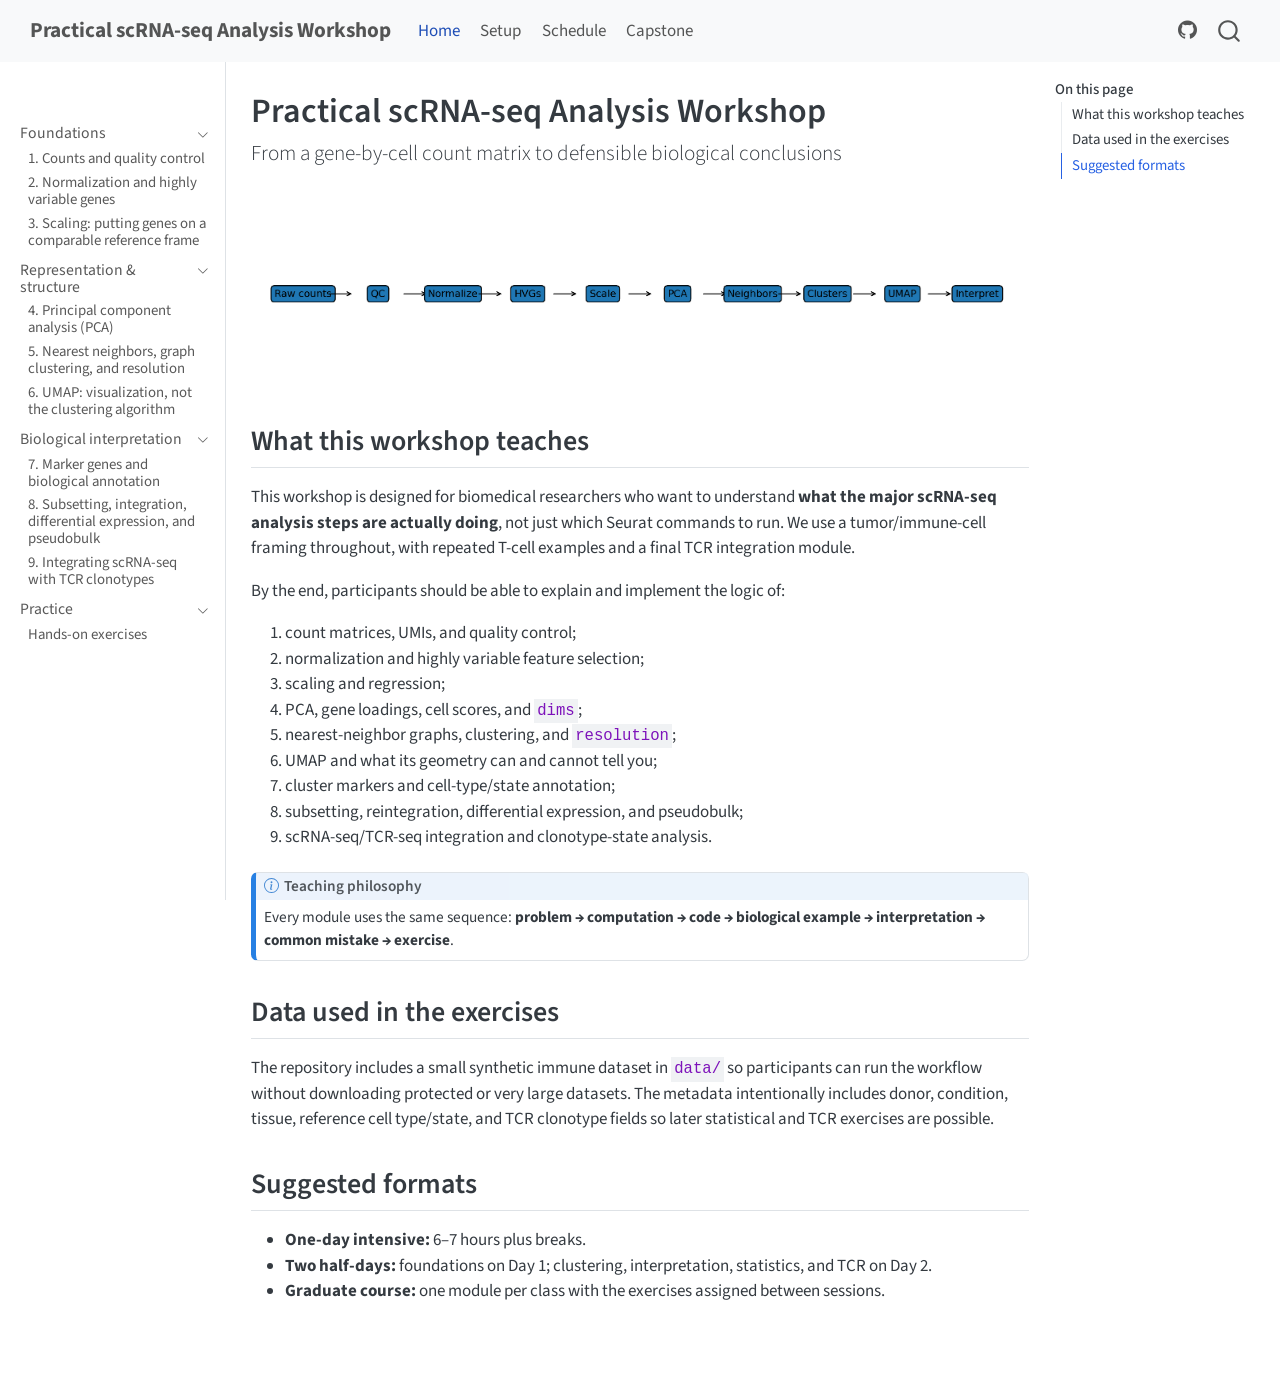
<file: index.html>
<!DOCTYPE html>
<html xmlns="http://www.w3.org/1999/xhtml" lang="en" xml:lang="en"><head>

<meta charset="utf-8">
<meta name="generator" content="quarto-1.10.18">

<meta name="viewport" content="width=device-width, initial-scale=1.0, user-scalable=yes">


<title>Practical scRNA-seq Analysis Workshop</title>
<style>
/* Default styles provided by pandoc.
** See https://pandoc.org/MANUAL.html#variables-for-html for config info.
*/
span.smallcaps{font-variant: small-caps;}
div.columns{display: flex; gap: 1.5em;}
div.column{flex: auto;}
@media screen {
div.columns{gap: min(4vw, 1.5em);}
div.column{overflow-x: auto;}
}
div.hanging-indent{margin-left: 1.5em; text-indent: -1.5em;}
ul.task-list{list-style: none;}
ul.task-list li input[type="checkbox"] {
  width: 0.8em;
  margin: 0 0.8em 0.2em -1em; /* quarto-specific, see https://github.com/quarto-dev/quarto-cli/issues/4556 */ 
  vertical-align: middle;
}
</style>


<script src="site_libs/quarto-nav/quarto-nav.js"></script>
<script src="site_libs/quarto-nav/headroom.min.js"></script>
<script src="site_libs/clipboard/clipboard.min.js"></script>
<script src="site_libs/quarto-search/autocomplete.umd.js"></script>
<script src="site_libs/quarto-search/fuse.min.js"></script>
<script src="site_libs/quarto-search/quarto-search.js"></script>
<meta name="quarto:offset" content="./">
<script src="site_libs/quarto-html/quarto.js" type="module"></script>
<script src="site_libs/quarto-html/tabsets/tabsets.js" type="module"></script>
<script src="site_libs/quarto-html/popper.min.js"></script>
<script src="site_libs/quarto-html/tippy.umd.min.js"></script>
<script src="site_libs/quarto-html/anchor.min.js"></script>
<link href="site_libs/quarto-html/tippy.css" rel="stylesheet">
<link href="site_libs/quarto-html/quarto-syntax-highlighting-64a204ab8560d761af7679ceaba22944.css" rel="stylesheet" id="quarto-text-highlighting-styles">
<script src="site_libs/bootstrap/bootstrap.min.js"></script>
<link href="site_libs/bootstrap/bootstrap-icons.css" rel="stylesheet">
<link href="site_libs/bootstrap/bootstrap-ee55caa158e530c0c52bbb44840fb07f.min.css" rel="stylesheet" append-hash="true" id="quarto-bootstrap" data-mode="light">
<script id="quarto-search-options" type="application/json">{
  "location": "navbar",
  "copy-button": false,
  "collapse-after": 3,
  "panel-placement": "end",
  "type": "overlay",
  "limit": 50,
  "keyboard-shortcut": [
    "f",
    "/",
    "s"
  ],
  "show-item-context": false,
  "language": {
    "search-no-results-text": "No results",
    "search-matching-documents-text": "matching documents",
    "search-copy-link-title": "Copy link to search",
    "search-hide-matches-text": "Hide additional matches",
    "search-more-match-text": "more match in this document",
    "search-more-matches-text": "more matches in this document",
    "search-clear-button-title": "Clear",
    "search-text-placeholder": "",
    "search-detached-cancel-button-title": "Cancel",
    "search-submit-button-title": "Submit",
    "search-label": "Search"
  }
}</script>


<link rel="stylesheet" href="styles.css">
</head>

<body class="nav-sidebar docked nav-fixed quarto-light">

<div id="quarto-search-results"></div>
  <header id="quarto-header" class="headroom fixed-top">
    <nav class="navbar navbar-expand-lg " data-bs-theme="dark">
      <div class="navbar-container container-fluid">
      <div class="navbar-brand-container mx-auto">
    <a class="navbar-brand" href="./index.html">
    <span class="navbar-title">Practical scRNA-seq Analysis Workshop</span>
    </a>
  </div>
            <div id="quarto-search" class="" title="Search"></div>
          <button class="navbar-toggler" type="button" data-bs-toggle="collapse" data-bs-target="#navbarCollapse" aria-controls="navbarCollapse" role="menu" aria-expanded="false" aria-label="Toggle navigation" onclick="if (window.quartoToggleHeadroom) { window.quartoToggleHeadroom(); }">
  <span class="navbar-toggler-icon"></span>
</button>
          <div class="collapse navbar-collapse" id="navbarCollapse">
            <ul class="navbar-nav navbar-nav-scroll me-auto">
  <li class="nav-item">
    <a class="nav-link active" href="./index.html" aria-current="page"> 
<span class="menu-text">Home</span></a>
  </li>  
  <li class="nav-item">
    <a class="nav-link" href="./setup.html"> 
<span class="menu-text">Setup</span></a>
  </li>  
  <li class="nav-item">
    <a class="nav-link" href="./schedule.html"> 
<span class="menu-text">Schedule</span></a>
  </li>  
  <li class="nav-item">
    <a class="nav-link" href="./capstone.html"> 
<span class="menu-text">Capstone</span></a>
  </li>  
</ul>
            <ul class="navbar-nav navbar-nav-scroll ms-auto">
  <li class="nav-item compact">
    <a class="nav-link" href="https://github.com/aezamora14/scrna-seq-workshop"> <i class="bi bi-github" role="img">
</i> 
<span class="menu-text"></span></a>
  </li>  
</ul>
          </div> <!-- /navcollapse -->
            <div class="quarto-navbar-tools">
</div>
      </div> <!-- /container-fluid -->
    </nav>
  <nav class="quarto-secondary-nav">
    <div class="container-fluid d-flex">
      <button type="button" class="quarto-btn-toggle btn" data-bs-toggle="collapse" role="button" data-bs-target=".quarto-sidebar-collapse-item" aria-controls="quarto-sidebar" aria-expanded="false" aria-label="Toggle sidebar navigation" onclick="if (window.quartoToggleHeadroom) { window.quartoToggleHeadroom(); }">
        <i class="bi bi-layout-text-sidebar-reverse"></i>
      </button>
        <nav class="quarto-page-breadcrumbs" aria-label="breadcrumb"><ol class="breadcrumb"><li class="breadcrumb-item">Practical scRNA-seq Analysis Workshop</li></ol></nav>
        <a class="flex-grow-1" role="navigation" data-bs-toggle="collapse" data-bs-target=".quarto-sidebar-collapse-item" aria-controls="quarto-sidebar" aria-expanded="false" aria-label="Toggle sidebar navigation" onclick="if (window.quartoToggleHeadroom) { window.quartoToggleHeadroom(); }">      
        </a>
      <button type="button" class="btn quarto-search-button" aria-label="Search" onclick="window.quartoOpenSearch();">
        <i class="bi bi-search"></i>
      </button>
    </div>
  </nav>
</header>
<!-- content -->
<div id="quarto-content" class="quarto-container page-columns page-rows-contents page-layout-article page-navbar">
<!-- sidebar -->
  <nav id="quarto-sidebar" class="sidebar collapse collapse-horizontal quarto-sidebar-collapse-item sidebar-navigation docked overflow-auto">
        <div class="mt-2 flex-shrink-0 align-items-center">
        <div class="sidebar-search">
        <div id="quarto-search" class="" title="Search"></div>
        </div>
        </div>
    <div class="sidebar-menu-container"> 
    <ul class="list-unstyled mt-1">
        <li class="sidebar-item sidebar-item-section">
      <div class="sidebar-item-container"> 
            <a class="sidebar-item-text sidebar-link text-start" data-bs-toggle="collapse" data-bs-target="#quarto-sidebar-section-1" role="navigation" aria-expanded="true">
 <span class="menu-text">Foundations</span></a>
          <a class="sidebar-item-toggle text-start" data-bs-toggle="collapse" data-bs-target="#quarto-sidebar-section-1" role="navigation" aria-expanded="true" aria-label="Toggle section">
            <i class="bi bi-chevron-right ms-2"></i>
          </a> 
      </div>
      <ul id="quarto-sidebar-section-1" class="collapse list-unstyled sidebar-section depth1 show">  
          <li class="sidebar-item">
  <div class="sidebar-item-container"> 
  <a href="./lessons/01-counts-qc.html" class="sidebar-item-text sidebar-link">
 <span class="menu-text">1. Counts and quality control</span></a>
  </div>
</li>
          <li class="sidebar-item">
  <div class="sidebar-item-container"> 
  <a href="./lessons/02-normalization-hvg.html" class="sidebar-item-text sidebar-link">
 <span class="menu-text">2. Normalization and highly variable genes</span></a>
  </div>
</li>
          <li class="sidebar-item">
  <div class="sidebar-item-container"> 
  <a href="./lessons/03-scaling.html" class="sidebar-item-text sidebar-link">
 <span class="menu-text">3. Scaling: putting genes on a comparable reference frame</span></a>
  </div>
</li>
      </ul>
  </li>
        <li class="sidebar-item sidebar-item-section">
      <div class="sidebar-item-container"> 
            <a class="sidebar-item-text sidebar-link text-start" data-bs-toggle="collapse" data-bs-target="#quarto-sidebar-section-2" role="navigation" aria-expanded="true">
 <span class="menu-text">Representation &amp; structure</span></a>
          <a class="sidebar-item-toggle text-start" data-bs-toggle="collapse" data-bs-target="#quarto-sidebar-section-2" role="navigation" aria-expanded="true" aria-label="Toggle section">
            <i class="bi bi-chevron-right ms-2"></i>
          </a> 
      </div>
      <ul id="quarto-sidebar-section-2" class="collapse list-unstyled sidebar-section depth1 show">  
          <li class="sidebar-item">
  <div class="sidebar-item-container"> 
  <a href="./lessons/04-pca.html" class="sidebar-item-text sidebar-link">
 <span class="menu-text">4. Principal component analysis (PCA)</span></a>
  </div>
</li>
          <li class="sidebar-item">
  <div class="sidebar-item-container"> 
  <a href="./lessons/05-neighbors-clustering.html" class="sidebar-item-text sidebar-link">
 <span class="menu-text">5. Nearest neighbors, graph clustering, and resolution</span></a>
  </div>
</li>
          <li class="sidebar-item">
  <div class="sidebar-item-container"> 
  <a href="./lessons/06-umap.html" class="sidebar-item-text sidebar-link">
 <span class="menu-text">6. UMAP: visualization, not the clustering algorithm</span></a>
  </div>
</li>
      </ul>
  </li>
        <li class="sidebar-item sidebar-item-section">
      <div class="sidebar-item-container"> 
            <a class="sidebar-item-text sidebar-link text-start" data-bs-toggle="collapse" data-bs-target="#quarto-sidebar-section-3" role="navigation" aria-expanded="true">
 <span class="menu-text">Biological interpretation</span></a>
          <a class="sidebar-item-toggle text-start" data-bs-toggle="collapse" data-bs-target="#quarto-sidebar-section-3" role="navigation" aria-expanded="true" aria-label="Toggle section">
            <i class="bi bi-chevron-right ms-2"></i>
          </a> 
      </div>
      <ul id="quarto-sidebar-section-3" class="collapse list-unstyled sidebar-section depth1 show">  
          <li class="sidebar-item">
  <div class="sidebar-item-container"> 
  <a href="./lessons/07-markers-annotation.html" class="sidebar-item-text sidebar-link">
 <span class="menu-text">7. Marker genes and biological annotation</span></a>
  </div>
</li>
          <li class="sidebar-item">
  <div class="sidebar-item-container"> 
  <a href="./lessons/08-subsetting-integration-de.html" class="sidebar-item-text sidebar-link">
 <span class="menu-text">8. Subsetting, integration, differential expression, and pseudobulk</span></a>
  </div>
</li>
          <li class="sidebar-item">
  <div class="sidebar-item-container"> 
  <a href="./lessons/09-tcr-integration.html" class="sidebar-item-text sidebar-link">
 <span class="menu-text">9. Integrating scRNA-seq with TCR clonotypes</span></a>
  </div>
</li>
      </ul>
  </li>
        <li class="sidebar-item sidebar-item-section">
      <div class="sidebar-item-container"> 
            <a class="sidebar-item-text sidebar-link text-start" data-bs-toggle="collapse" data-bs-target="#quarto-sidebar-section-4" role="navigation" aria-expanded="true">
 <span class="menu-text">Practice</span></a>
          <a class="sidebar-item-toggle text-start" data-bs-toggle="collapse" data-bs-target="#quarto-sidebar-section-4" role="navigation" aria-expanded="true" aria-label="Toggle section">
            <i class="bi bi-chevron-right ms-2"></i>
          </a> 
      </div>
      <ul id="quarto-sidebar-section-4" class="collapse list-unstyled sidebar-section depth1 show">  
          <li class="sidebar-item">
  <div class="sidebar-item-container"> 
  <a href="./exercises/index.html" class="sidebar-item-text sidebar-link">
 <span class="menu-text">Hands-on exercises</span></a>
  </div>
</li>
      </ul>
  </li>
    </ul>
    </div>
</nav>
<div id="quarto-sidebar-glass" class="quarto-sidebar-collapse-item" data-bs-toggle="collapse" data-bs-target=".quarto-sidebar-collapse-item"></div>
<!-- margin-sidebar -->
    <div id="quarto-margin-sidebar" class="sidebar margin-sidebar">
        <nav id="TOC" role="doc-toc" class="toc-active">
    <h2 id="toc-title">On this page</h2>
   
  <ul>
  <li><a href="#what-this-workshop-teaches" id="toc-what-this-workshop-teaches" class="nav-link active" data-scroll-target="#what-this-workshop-teaches">What this workshop teaches</a></li>
  <li><a href="#data-used-in-the-exercises" id="toc-data-used-in-the-exercises" class="nav-link" data-scroll-target="#data-used-in-the-exercises">Data used in the exercises</a></li>
  <li><a href="#suggested-formats" id="toc-suggested-formats" class="nav-link" data-scroll-target="#suggested-formats">Suggested formats</a></li>
  </ul>
</nav>
    </div>
<!-- main -->
<main class="content" id="quarto-document-content">

<header id="title-block-header" class="quarto-title-block default">
<div class="quarto-title">
<h1 class="title">Practical scRNA-seq Analysis Workshop</h1>
<p class="subtitle lead">From a gene-by-cell count matrix to defensible biological conclusions</p>
</div>



<div class="quarto-title-meta">

    
  
    
  </div>
  


</header>


<p><img src="figures/workflow.png" class="img-fluid" style="width:100.0%" alt="scRNA-seq analysis workflow"></p>
<section id="what-this-workshop-teaches" class="level2">
<h2 class="anchored" data-anchor-id="what-this-workshop-teaches">What this workshop teaches</h2>
<p>This workshop is designed for biomedical researchers who want to understand <strong>what the major scRNA-seq analysis steps are actually doing</strong>, not just which Seurat commands to run. We use a tumor/immune-cell framing throughout, with repeated T-cell examples and a final TCR integration module.</p>
<p>By the end, participants should be able to explain and implement the logic of:</p>
<ol type="1">
<li>count matrices, UMIs, and quality control;</li>
<li>normalization and highly variable feature selection;</li>
<li>scaling and regression;</li>
<li>PCA, gene loadings, cell scores, and <code>dims</code>;</li>
<li>nearest-neighbor graphs, clustering, and <code>resolution</code>;</li>
<li>UMAP and what its geometry can and cannot tell you;</li>
<li>cluster markers and cell-type/state annotation;</li>
<li>subsetting, reintegration, differential expression, and pseudobulk;</li>
<li>scRNA-seq/TCR-seq integration and clonotype-state analysis.</li>
</ol>
<div class="callout callout-style-default callout-note callout-titled">
<div class="callout-header d-flex align-content-center">
<div class="callout-icon-container">
<i class="callout-icon"></i>
</div>
<div class="callout-title-container flex-fill">
<span class="screen-reader-only">Note</span>Teaching philosophy
</div>
</div>
<div class="callout-body-container callout-body">
<p>Every module uses the same sequence: <strong>problem → computation → code → biological example → interpretation → common mistake → exercise</strong>.</p>
</div>
</div>
</section>
<section id="data-used-in-the-exercises" class="level2">
<h2 class="anchored" data-anchor-id="data-used-in-the-exercises">Data used in the exercises</h2>
<p>The repository includes a small synthetic immune dataset in <code>data/</code> so participants can run the workflow without downloading protected or very large datasets. The metadata intentionally includes donor, condition, tissue, reference cell type/state, and TCR clonotype fields so later statistical and TCR exercises are possible.</p>
</section>
<section id="suggested-formats" class="level2">
<h2 class="anchored" data-anchor-id="suggested-formats">Suggested formats</h2>
<ul>
<li><strong>One-day intensive:</strong> 6–7 hours plus breaks.</li>
<li><strong>Two half-days:</strong> foundations on Day 1; clustering, interpretation, statistics, and TCR on Day 2.</li>
<li><strong>Graduate course:</strong> one module per class with the exercises assigned between sessions.</li>
</ul>


</section>

</main> <!-- /main -->
<script id="quarto-html-after-body" type="application/javascript">
  window.document.addEventListener("DOMContentLoaded", function (event) {
    const icon = "";
    const anchorJS = new window.AnchorJS();
    anchorJS.options = {
      placement: 'right',
      icon: icon
    };
    anchorJS.add('.anchored');
    const isCodeAnnotation = (el) => {
      for (const clz of el.classList) {
        if (clz.startsWith('code-annotation-')) {                     
          return true;
        }
      }
      return false;
    }
    const onCopySuccess = function(e) {
      // button target
      const button = e.trigger;
      // don't keep focus
      button.blur();
      // flash "checked"
      button.classList.add('code-copy-button-checked');
      var currentTitle = button.getAttribute("title");
      button.setAttribute("title", "Copied!");
      let tooltip;
      if (window.bootstrap) {
        button.setAttribute("data-bs-toggle", "tooltip");
        button.setAttribute("data-bs-placement", "left");
        button.setAttribute("data-bs-title", "Copied!");
        tooltip = new bootstrap.Tooltip(button, 
          { trigger: "manual", 
            customClass: "code-copy-button-tooltip",
            offset: [0, -8]});
        tooltip.show();    
      }
      setTimeout(function() {
        if (tooltip) {
          tooltip.hide();
          button.removeAttribute("data-bs-title");
          button.removeAttribute("data-bs-toggle");
          button.removeAttribute("data-bs-placement");
        }
        button.setAttribute("title", currentTitle);
        button.classList.remove('code-copy-button-checked');
      }, 1000);
      // clear code selection
      e.clearSelection();
    }
    const getTextToCopy = function(trigger) {
      const outerScaffold = trigger.parentElement.cloneNode(true);
      const codeEl = outerScaffold.querySelector('code');
      for (const childEl of codeEl.children) {
        if (isCodeAnnotation(childEl)) {
          childEl.remove();
        }
      }
      return codeEl.innerText;
    }
    const clipboard = new window.ClipboardJS('.code-copy-button:not([data-in-quarto-modal])', {
      text: getTextToCopy
    });
    clipboard.on('success', onCopySuccess);
    if (window.document.getElementById('quarto-embedded-source-code-modal')) {
      const clipboardModal = new window.ClipboardJS('.code-copy-button[data-in-quarto-modal]', {
        text: getTextToCopy,
        container: window.document.getElementById('quarto-embedded-source-code-modal')
      });
      clipboardModal.on('success', onCopySuccess);
    }
      var localhostRegex = new RegExp(/^(?:http|https):\/\/localhost\:?[0-9]*\//);
      var mailtoRegex = new RegExp(/^mailto:/);
        var filterRegex = new RegExp("https:\/\/aezamora14\.github\.io\/scrna-seq-workshop\/");
      var isInternal = (href) => {
          return filterRegex.test(href) || localhostRegex.test(href) || mailtoRegex.test(href);
      }
      // Inspect non-navigation links and adorn them if external
     var links = window.document.querySelectorAll('a[href]:not(.nav-link):not(.navbar-brand):not(.toc-action):not(.sidebar-link):not(.sidebar-item-toggle):not(.pagination-link):not(.no-external):not([aria-hidden]):not(.dropdown-item):not(.quarto-navigation-tool):not(.about-link)');
      for (var i=0; i<links.length; i++) {
        const link = links[i];
        if (!isInternal(link.href)) {
          // undo the damage that might have been done by quarto-nav.js in the case of
          // links that we want to consider external
          if (link.dataset.originalHref !== undefined) {
            link.href = link.dataset.originalHref;
          }
        }
      }
    function tippyHover(el, contentFn, onTriggerFn, onUntriggerFn) {
      const config = {
        allowHTML: true,
        maxWidth: 500,
        delay: 100,
        arrow: false,
        appendTo: function(el) {
            return el.parentElement;
        },
        interactive: true,
        interactiveBorder: 10,
        theme: 'quarto',
        placement: 'bottom-start',
      };
      if (contentFn) {
        config.content = contentFn;
      }
      if (onTriggerFn) {
        config.onTrigger = onTriggerFn;
      }
      if (onUntriggerFn) {
        config.onUntrigger = onUntriggerFn;
      }
      window.tippy(el, config); 
    }
    const noterefs = window.document.querySelectorAll('a[role="doc-noteref"]');
    for (var i=0; i<noterefs.length; i++) {
      const ref = noterefs[i];
      tippyHover(ref, function() {
        // use id or data attribute instead here
        let href = ref.getAttribute('data-footnote-href') || ref.getAttribute('href');
        try { href = new URL(href).hash; } catch {}
        const id = href.replace(/^#\/?/, "");
        const note = window.document.getElementById(id);
        if (note) {
          return note.innerHTML;
        } else {
          return "";
        }
      });
    }
    const xrefs = window.document.querySelectorAll('a.quarto-xref');
    const processXRef = (id, note) => {
      // Strip column container classes
      const stripColumnClz = (el) => {
        el.classList.remove("page-full", "page-columns");
        if (el.children) {
          for (const child of el.children) {
            stripColumnClz(child);
          }
        }
      }
      stripColumnClz(note)
      if (id === null || id.startsWith('sec-')) {
        // Special case sections, only their first couple elements
        const container = document.createElement("div");
        if (note.children && note.children.length > 2) {
          container.appendChild(note.children[0].cloneNode(true));
          for (let i = 1; i < note.children.length; i++) {
            const child = note.children[i];
            if (child.tagName === "P" && child.innerText === "") {
              continue;
            } else {
              container.appendChild(child.cloneNode(true));
              break;
            }
          }
          if (window.Quarto?.typesetMath) {
            window.Quarto.typesetMath(container);
          }
          return container.innerHTML
        } else {
          if (window.Quarto?.typesetMath) {
            window.Quarto.typesetMath(note);
          }
          return note.innerHTML;
        }
      } else {
        // Remove any anchor links if they are present
        const anchorLink = note.querySelector('a.anchorjs-link');
        if (anchorLink) {
          anchorLink.remove();
        }
        if (window.Quarto?.typesetMath) {
          window.Quarto.typesetMath(note);
        }
        if (note.classList.contains("callout")) {
          return note.outerHTML;
        } else {
          return note.innerHTML;
        }
      }
    }
    for (var i=0; i<xrefs.length; i++) {
      const xref = xrefs[i];
      tippyHover(xref, undefined, function(instance) {
        instance.disable();
        let url = xref.getAttribute('href');
        let hash = undefined; 
        if (url.startsWith('#')) {
          hash = url;
        } else {
          try { hash = new URL(url).hash; } catch {}
        }
        if (hash) {
          const id = hash.replace(/^#\/?/, "");
          const note = window.document.getElementById(id);
          if (note !== null) {
            try {
              const html = processXRef(id, note.cloneNode(true));
              instance.setContent(html);
            } finally {
              instance.enable();
              instance.show();
            }
          } else {
            // See if we can fetch this
            fetch(url.split('#')[0])
            .then(res => res.text())
            .then(html => {
              const parser = new DOMParser();
              const htmlDoc = parser.parseFromString(html, "text/html");
              const note = htmlDoc.getElementById(id);
              if (note !== null) {
                const html = processXRef(id, note);
                instance.setContent(html);
              } 
            }).finally(() => {
              instance.enable();
              instance.show();
            });
          }
        } else {
          // See if we can fetch a full url (with no hash to target)
          // This is a special case and we should probably do some content thinning / targeting
          fetch(url)
          .then(res => res.text())
          .then(html => {
            const parser = new DOMParser();
            const htmlDoc = parser.parseFromString(html, "text/html");
            const note = htmlDoc.querySelector('main.content');
            if (note !== null) {
              // This should only happen for chapter cross references
              // (since there is no id in the URL)
              // remove the first header
              if (note.children.length > 0 && note.children[0].tagName === "HEADER") {
                note.children[0].remove();
              }
              const html = processXRef(null, note);
              instance.setContent(html);
            } 
          }).finally(() => {
            instance.enable();
            instance.show();
          });
        }
      }, function(instance) {
      });
    }
        let selectedAnnoteEl;
        const selectorForAnnotation = ( cell, annotation) => {
          let cellAttr = 'data-code-cell="' + cell + '"';
          let lineAttr = 'data-code-annotation="' +  annotation + '"';
          const selector = 'span[' + cellAttr + '][' + lineAttr + ']';
          return selector;
        }
        const selectCodeLines = (annoteEl) => {
          const doc = window.document;
          const targetCell = annoteEl.getAttribute("data-target-cell");
          const targetAnnotation = annoteEl.getAttribute("data-target-annotation");
          const annoteSpan = window.document.querySelector(selectorForAnnotation(targetCell, targetAnnotation));
          const lines = annoteSpan.getAttribute("data-code-lines").split(",");
          const lineIds = lines.map((line) => {
            return targetCell + "-" + line;
          })
          let top = null;
          let height = null;
          let parent = null;
          if (lineIds.length > 0) {
              //compute the position of the single el (top and bottom and make a div)
              const el = window.document.getElementById(lineIds[0]);
              top = el.offsetTop;
              height = el.offsetHeight;
              parent = el.parentElement.parentElement;
            if (lineIds.length > 1) {
              const lastEl = window.document.getElementById(lineIds[lineIds.length - 1]);
              const bottom = lastEl.offsetTop + lastEl.offsetHeight;
              height = bottom - top;
            }
            if (top !== null && height !== null && parent !== null) {
              // cook up a div (if necessary) and position it 
              let div = window.document.getElementById("code-annotation-line-highlight");
              if (div === null) {
                div = window.document.createElement("div");
                div.setAttribute("id", "code-annotation-line-highlight");
                div.style.position = 'absolute';
                parent.appendChild(div);
              }
              div.style.top = top - 2 + "px";
              div.style.height = height + 4 + "px";
              div.style.left = 0;
              let gutterDiv = window.document.getElementById("code-annotation-line-highlight-gutter");
              if (gutterDiv === null) {
                gutterDiv = window.document.createElement("div");
                gutterDiv.setAttribute("id", "code-annotation-line-highlight-gutter");
                gutterDiv.style.position = 'absolute';
                const codeCell = window.document.getElementById(targetCell);
                const gutter = codeCell.querySelector('.code-annotation-gutter');
                gutter.appendChild(gutterDiv);
              }
              gutterDiv.style.top = top - 2 + "px";
              gutterDiv.style.height = height + 4 + "px";
            }
            selectedAnnoteEl = annoteEl;
          }
        };
        const unselectCodeLines = () => {
          const elementsIds = ["code-annotation-line-highlight", "code-annotation-line-highlight-gutter"];
          elementsIds.forEach((elId) => {
            const div = window.document.getElementById(elId);
            if (div) {
              div.remove();
            }
          });
          selectedAnnoteEl = undefined;
        };
          // Handle positioning of the toggle
      window.addEventListener(
        "resize",
        throttle(() => {
          elRect = undefined;
          if (selectedAnnoteEl) {
            selectCodeLines(selectedAnnoteEl);
          }
        }, 10)
      );
      function throttle(fn, ms) {
      let throttle = false;
      let timer;
        return (...args) => {
          if(!throttle) { // first call gets through
              fn.apply(this, args);
              throttle = true;
          } else { // all the others get throttled
              if(timer) clearTimeout(timer); // cancel #2
              timer = setTimeout(() => {
                fn.apply(this, args);
                timer = throttle = false;
              }, ms);
          }
        };
      }
        // Attach click handler to the DT
        const annoteDls = window.document.querySelectorAll('dt[data-target-cell]');
        for (const annoteDlNode of annoteDls) {
          annoteDlNode.addEventListener('click', (event) => {
            const clickedEl = event.target;
            if (clickedEl !== selectedAnnoteEl) {
              unselectCodeLines();
              const activeEl = window.document.querySelector('dt[data-target-cell].code-annotation-active');
              if (activeEl) {
                activeEl.classList.remove('code-annotation-active');
              }
              selectCodeLines(clickedEl);
              clickedEl.classList.add('code-annotation-active');
            } else {
              // Unselect the line
              unselectCodeLines();
              clickedEl.classList.remove('code-annotation-active');
            }
          });
        }
    const findCites = (el) => {
      const parentEl = el.parentElement;
      if (parentEl) {
        const cites = parentEl.dataset.cites;
        if (cites) {
          return {
            el,
            cites: cites.split(' ')
          };
        } else {
          return findCites(el.parentElement)
        }
      } else {
        return undefined;
      }
    };
    var bibliorefs = window.document.querySelectorAll('a[role="doc-biblioref"]');
    for (var i=0; i<bibliorefs.length; i++) {
      const ref = bibliorefs[i];
      const citeInfo = findCites(ref);
      if (citeInfo) {
        tippyHover(citeInfo.el, function() {
          var popup = window.document.createElement('div');
          citeInfo.cites.forEach(function(cite) {
            var citeDiv = window.document.createElement('div');
            citeDiv.classList.add('hanging-indent');
            citeDiv.classList.add('csl-entry');
            var biblioDiv = window.document.getElementById('ref-' + cite);
            if (biblioDiv) {
              citeDiv.innerHTML = biblioDiv.innerHTML;
            }
            popup.appendChild(citeDiv);
          });
          return popup.innerHTML;
        });
      }
    }
  });
  </script>
</div> <!-- /content -->




</body></html>
</file>
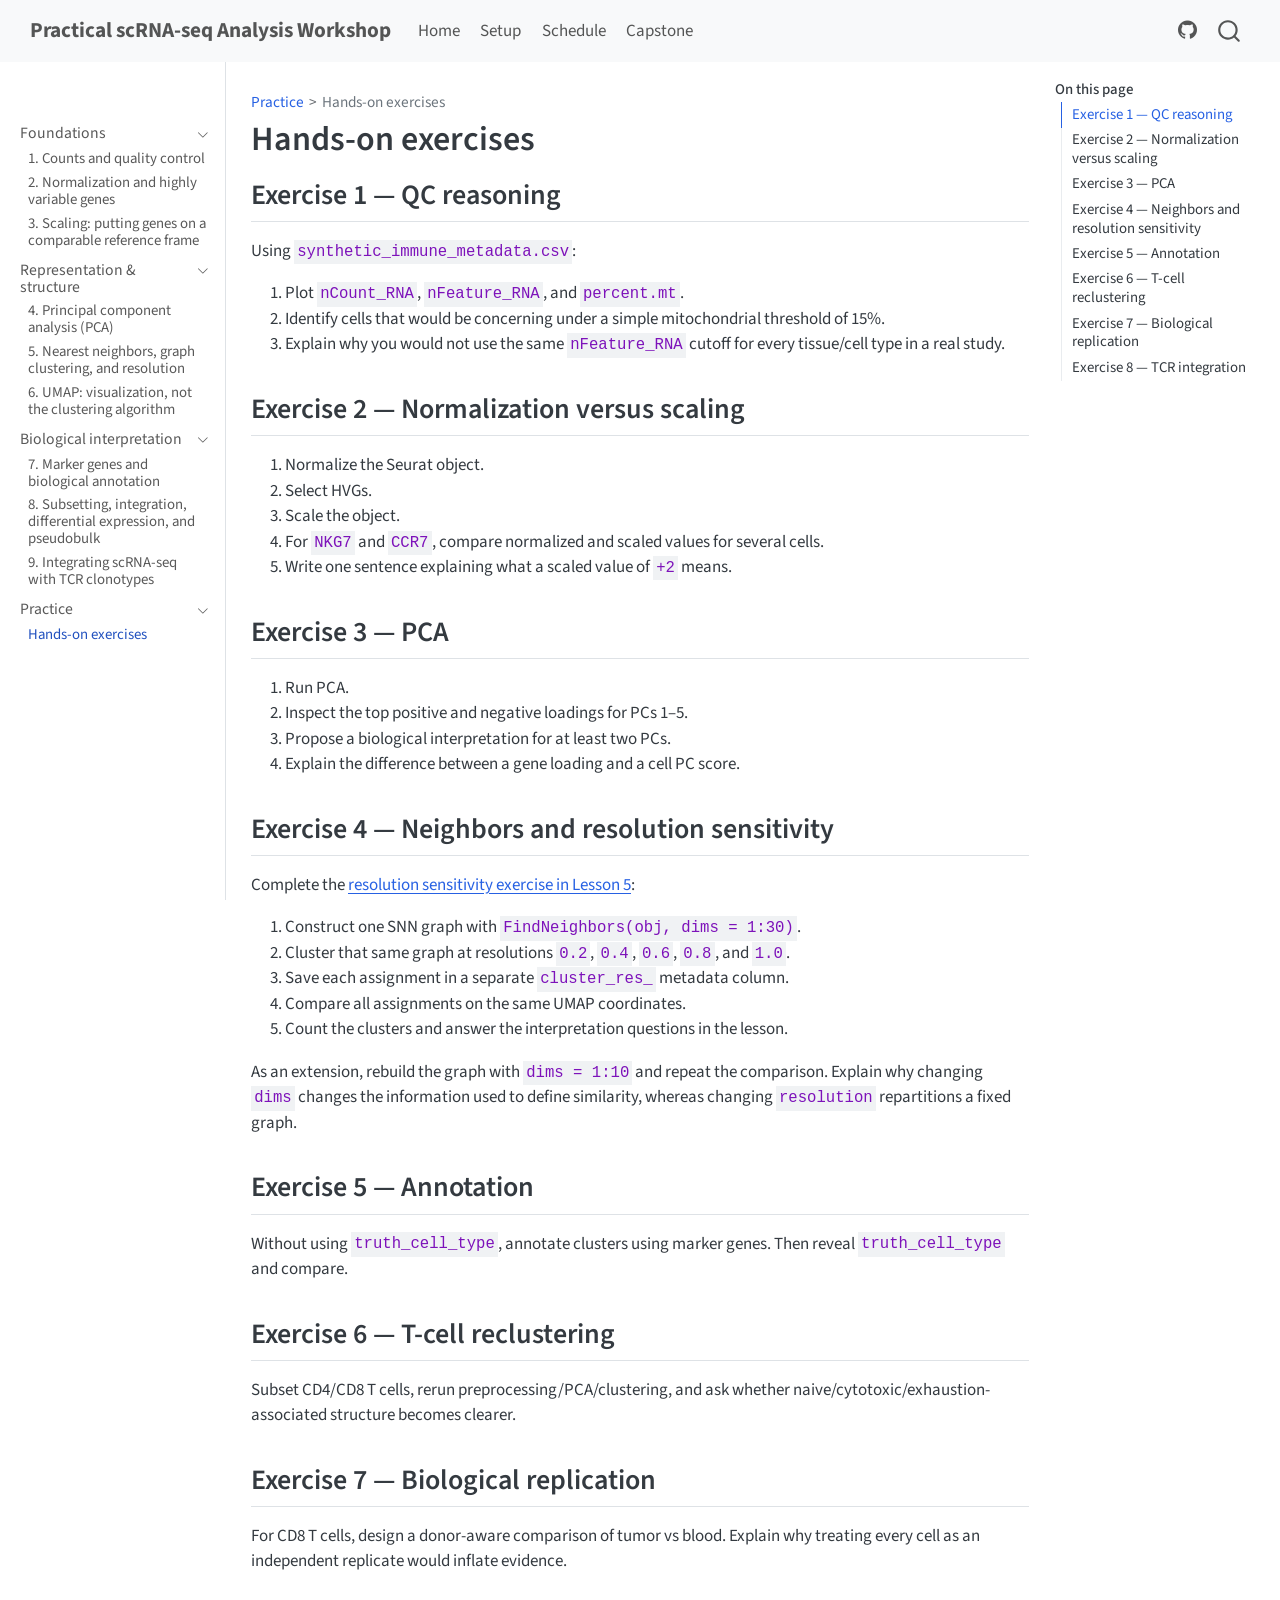
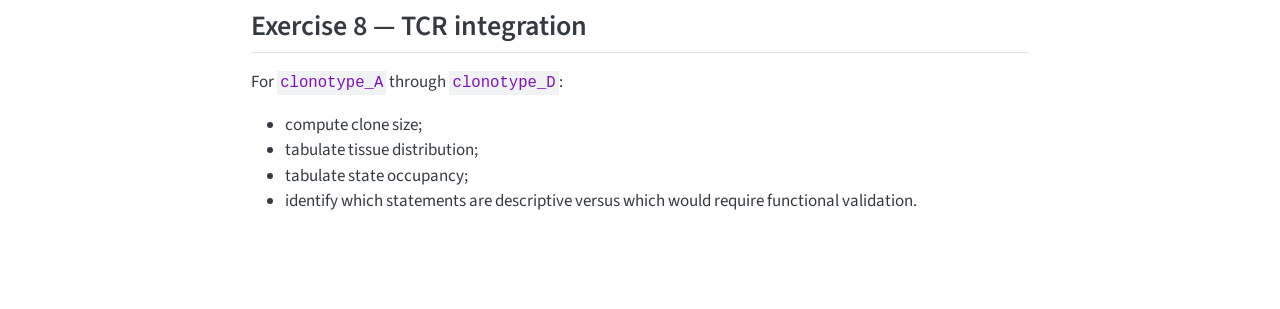
<file: exercises/index.html>
<!DOCTYPE html>
<html xmlns="http://www.w3.org/1999/xhtml" lang="en" xml:lang="en"><head>

<meta charset="utf-8">
<meta name="generator" content="quarto-1.10.18">

<meta name="viewport" content="width=device-width, initial-scale=1.0, user-scalable=yes">


<title>Hands-on exercises – Practical scRNA-seq Analysis Workshop</title>
<style>
/* Default styles provided by pandoc.
** See https://pandoc.org/MANUAL.html#variables-for-html for config info.
*/
span.smallcaps{font-variant: small-caps;}
div.columns{display: flex; gap: 1.5em;}
div.column{flex: auto;}
@media screen {
div.columns{gap: min(4vw, 1.5em);}
div.column{overflow-x: auto;}
}
div.hanging-indent{margin-left: 1.5em; text-indent: -1.5em;}
ul.task-list{list-style: none;}
ul.task-list li input[type="checkbox"] {
  width: 0.8em;
  margin: 0 0.8em 0.2em -1em; /* quarto-specific, see https://github.com/quarto-dev/quarto-cli/issues/4556 */ 
  vertical-align: middle;
}
</style>


<script src="../site_libs/quarto-nav/quarto-nav.js"></script>
<script src="../site_libs/quarto-nav/headroom.min.js"></script>
<script src="../site_libs/clipboard/clipboard.min.js"></script>
<script src="../site_libs/quarto-search/autocomplete.umd.js"></script>
<script src="../site_libs/quarto-search/fuse.min.js"></script>
<script src="../site_libs/quarto-search/quarto-search.js"></script>
<meta name="quarto:offset" content="../">
<script src="../site_libs/quarto-html/quarto.js" type="module"></script>
<script src="../site_libs/quarto-html/tabsets/tabsets.js" type="module"></script>
<script src="../site_libs/quarto-html/popper.min.js"></script>
<script src="../site_libs/quarto-html/tippy.umd.min.js"></script>
<script src="../site_libs/quarto-html/anchor.min.js"></script>
<link href="../site_libs/quarto-html/tippy.css" rel="stylesheet">
<link href="../site_libs/quarto-html/quarto-syntax-highlighting-64a204ab8560d761af7679ceaba22944.css" rel="stylesheet" id="quarto-text-highlighting-styles">
<script src="../site_libs/bootstrap/bootstrap.min.js"></script>
<link href="../site_libs/bootstrap/bootstrap-icons.css" rel="stylesheet">
<link href="../site_libs/bootstrap/bootstrap-ee55caa158e530c0c52bbb44840fb07f.min.css" rel="stylesheet" append-hash="true" id="quarto-bootstrap" data-mode="light">
<script id="quarto-search-options" type="application/json">{
  "location": "navbar",
  "copy-button": false,
  "collapse-after": 3,
  "panel-placement": "end",
  "type": "overlay",
  "limit": 50,
  "keyboard-shortcut": [
    "f",
    "/",
    "s"
  ],
  "show-item-context": false,
  "language": {
    "search-no-results-text": "No results",
    "search-matching-documents-text": "matching documents",
    "search-copy-link-title": "Copy link to search",
    "search-hide-matches-text": "Hide additional matches",
    "search-more-match-text": "more match in this document",
    "search-more-matches-text": "more matches in this document",
    "search-clear-button-title": "Clear",
    "search-text-placeholder": "",
    "search-detached-cancel-button-title": "Cancel",
    "search-submit-button-title": "Submit",
    "search-label": "Search"
  }
}</script>


<link rel="stylesheet" href="../styles.css">
</head>

<body class="nav-sidebar docked nav-fixed quarto-light">

<div id="quarto-search-results"></div>
  <header id="quarto-header" class="headroom fixed-top">
    <nav class="navbar navbar-expand-lg " data-bs-theme="dark">
      <div class="navbar-container container-fluid">
      <div class="navbar-brand-container mx-auto">
    <a class="navbar-brand" href="../index.html">
    <span class="navbar-title">Practical scRNA-seq Analysis Workshop</span>
    </a>
  </div>
            <div id="quarto-search" class="" title="Search"></div>
          <button class="navbar-toggler" type="button" data-bs-toggle="collapse" data-bs-target="#navbarCollapse" aria-controls="navbarCollapse" role="menu" aria-expanded="false" aria-label="Toggle navigation" onclick="if (window.quartoToggleHeadroom) { window.quartoToggleHeadroom(); }">
  <span class="navbar-toggler-icon"></span>
</button>
          <div class="collapse navbar-collapse" id="navbarCollapse">
            <ul class="navbar-nav navbar-nav-scroll me-auto">
  <li class="nav-item">
    <a class="nav-link" href="../index.html"> 
<span class="menu-text">Home</span></a>
  </li>  
  <li class="nav-item">
    <a class="nav-link" href="../setup.html"> 
<span class="menu-text">Setup</span></a>
  </li>  
  <li class="nav-item">
    <a class="nav-link" href="../schedule.html"> 
<span class="menu-text">Schedule</span></a>
  </li>  
  <li class="nav-item">
    <a class="nav-link" href="../capstone.html"> 
<span class="menu-text">Capstone</span></a>
  </li>  
</ul>
            <ul class="navbar-nav navbar-nav-scroll ms-auto">
  <li class="nav-item compact">
    <a class="nav-link" href="https://github.com/aezamora14/scrna-seq-workshop"> <i class="bi bi-github" role="img">
</i> 
<span class="menu-text"></span></a>
  </li>  
</ul>
          </div> <!-- /navcollapse -->
            <div class="quarto-navbar-tools">
</div>
      </div> <!-- /container-fluid -->
    </nav>
  <nav class="quarto-secondary-nav">
    <div class="container-fluid d-flex">
      <button type="button" class="quarto-btn-toggle btn" data-bs-toggle="collapse" role="button" data-bs-target=".quarto-sidebar-collapse-item" aria-controls="quarto-sidebar" aria-expanded="false" aria-label="Toggle sidebar navigation" onclick="if (window.quartoToggleHeadroom) { window.quartoToggleHeadroom(); }">
        <i class="bi bi-layout-text-sidebar-reverse"></i>
      </button>
        <nav class="quarto-page-breadcrumbs" aria-label="breadcrumb"><ol class="breadcrumb"><li class="breadcrumb-item"><a href="../exercises/index.html">Practice</a></li><li class="breadcrumb-item"><a href="../exercises/index.html">Hands-on exercises</a></li></ol></nav>
        <a class="flex-grow-1" role="navigation" data-bs-toggle="collapse" data-bs-target=".quarto-sidebar-collapse-item" aria-controls="quarto-sidebar" aria-expanded="false" aria-label="Toggle sidebar navigation" onclick="if (window.quartoToggleHeadroom) { window.quartoToggleHeadroom(); }">      
        </a>
      <button type="button" class="btn quarto-search-button" aria-label="Search" onclick="window.quartoOpenSearch();">
        <i class="bi bi-search"></i>
      </button>
    </div>
  </nav>
</header>
<!-- content -->
<div id="quarto-content" class="quarto-container page-columns page-rows-contents page-layout-article page-navbar">
<!-- sidebar -->
  <nav id="quarto-sidebar" class="sidebar collapse collapse-horizontal quarto-sidebar-collapse-item sidebar-navigation docked overflow-auto">
        <div class="mt-2 flex-shrink-0 align-items-center">
        <div class="sidebar-search">
        <div id="quarto-search" class="" title="Search"></div>
        </div>
        </div>
    <div class="sidebar-menu-container"> 
    <ul class="list-unstyled mt-1">
        <li class="sidebar-item sidebar-item-section">
      <div class="sidebar-item-container"> 
            <a class="sidebar-item-text sidebar-link text-start" data-bs-toggle="collapse" data-bs-target="#quarto-sidebar-section-1" role="navigation" aria-expanded="true">
 <span class="menu-text">Foundations</span></a>
          <a class="sidebar-item-toggle text-start" data-bs-toggle="collapse" data-bs-target="#quarto-sidebar-section-1" role="navigation" aria-expanded="true" aria-label="Toggle section">
            <i class="bi bi-chevron-right ms-2"></i>
          </a> 
      </div>
      <ul id="quarto-sidebar-section-1" class="collapse list-unstyled sidebar-section depth1 show">  
          <li class="sidebar-item">
  <div class="sidebar-item-container"> 
  <a href="../lessons/01-counts-qc.html" class="sidebar-item-text sidebar-link">
 <span class="menu-text">1. Counts and quality control</span></a>
  </div>
</li>
          <li class="sidebar-item">
  <div class="sidebar-item-container"> 
  <a href="../lessons/02-normalization-hvg.html" class="sidebar-item-text sidebar-link">
 <span class="menu-text">2. Normalization and highly variable genes</span></a>
  </div>
</li>
          <li class="sidebar-item">
  <div class="sidebar-item-container"> 
  <a href="../lessons/03-scaling.html" class="sidebar-item-text sidebar-link">
 <span class="menu-text">3. Scaling: putting genes on a comparable reference frame</span></a>
  </div>
</li>
      </ul>
  </li>
        <li class="sidebar-item sidebar-item-section">
      <div class="sidebar-item-container"> 
            <a class="sidebar-item-text sidebar-link text-start" data-bs-toggle="collapse" data-bs-target="#quarto-sidebar-section-2" role="navigation" aria-expanded="true">
 <span class="menu-text">Representation &amp; structure</span></a>
          <a class="sidebar-item-toggle text-start" data-bs-toggle="collapse" data-bs-target="#quarto-sidebar-section-2" role="navigation" aria-expanded="true" aria-label="Toggle section">
            <i class="bi bi-chevron-right ms-2"></i>
          </a> 
      </div>
      <ul id="quarto-sidebar-section-2" class="collapse list-unstyled sidebar-section depth1 show">  
          <li class="sidebar-item">
  <div class="sidebar-item-container"> 
  <a href="../lessons/04-pca.html" class="sidebar-item-text sidebar-link">
 <span class="menu-text">4. Principal component analysis (PCA)</span></a>
  </div>
</li>
          <li class="sidebar-item">
  <div class="sidebar-item-container"> 
  <a href="../lessons/05-neighbors-clustering.html" class="sidebar-item-text sidebar-link">
 <span class="menu-text">5. Nearest neighbors, graph clustering, and resolution</span></a>
  </div>
</li>
          <li class="sidebar-item">
  <div class="sidebar-item-container"> 
  <a href="../lessons/06-umap.html" class="sidebar-item-text sidebar-link">
 <span class="menu-text">6. UMAP: visualization, not the clustering algorithm</span></a>
  </div>
</li>
      </ul>
  </li>
        <li class="sidebar-item sidebar-item-section">
      <div class="sidebar-item-container"> 
            <a class="sidebar-item-text sidebar-link text-start" data-bs-toggle="collapse" data-bs-target="#quarto-sidebar-section-3" role="navigation" aria-expanded="true">
 <span class="menu-text">Biological interpretation</span></a>
          <a class="sidebar-item-toggle text-start" data-bs-toggle="collapse" data-bs-target="#quarto-sidebar-section-3" role="navigation" aria-expanded="true" aria-label="Toggle section">
            <i class="bi bi-chevron-right ms-2"></i>
          </a> 
      </div>
      <ul id="quarto-sidebar-section-3" class="collapse list-unstyled sidebar-section depth1 show">  
          <li class="sidebar-item">
  <div class="sidebar-item-container"> 
  <a href="../lessons/07-markers-annotation.html" class="sidebar-item-text sidebar-link">
 <span class="menu-text">7. Marker genes and biological annotation</span></a>
  </div>
</li>
          <li class="sidebar-item">
  <div class="sidebar-item-container"> 
  <a href="../lessons/08-subsetting-integration-de.html" class="sidebar-item-text sidebar-link">
 <span class="menu-text">8. Subsetting, integration, differential expression, and pseudobulk</span></a>
  </div>
</li>
          <li class="sidebar-item">
  <div class="sidebar-item-container"> 
  <a href="../lessons/09-tcr-integration.html" class="sidebar-item-text sidebar-link">
 <span class="menu-text">9. Integrating scRNA-seq with TCR clonotypes</span></a>
  </div>
</li>
      </ul>
  </li>
        <li class="sidebar-item sidebar-item-section">
      <div class="sidebar-item-container"> 
            <a class="sidebar-item-text sidebar-link text-start" data-bs-toggle="collapse" data-bs-target="#quarto-sidebar-section-4" role="navigation" aria-expanded="true">
 <span class="menu-text">Practice</span></a>
          <a class="sidebar-item-toggle text-start" data-bs-toggle="collapse" data-bs-target="#quarto-sidebar-section-4" role="navigation" aria-expanded="true" aria-label="Toggle section">
            <i class="bi bi-chevron-right ms-2"></i>
          </a> 
      </div>
      <ul id="quarto-sidebar-section-4" class="collapse list-unstyled sidebar-section depth1 show">  
          <li class="sidebar-item">
  <div class="sidebar-item-container"> 
  <a href="../exercises/index.html" class="sidebar-item-text sidebar-link active">
 <span class="menu-text">Hands-on exercises</span></a>
  </div>
</li>
      </ul>
  </li>
    </ul>
    </div>
</nav>
<div id="quarto-sidebar-glass" class="quarto-sidebar-collapse-item" data-bs-toggle="collapse" data-bs-target=".quarto-sidebar-collapse-item"></div>
<!-- margin-sidebar -->
    <div id="quarto-margin-sidebar" class="sidebar margin-sidebar">
        <nav id="TOC" role="doc-toc" class="toc-active">
    <h2 id="toc-title">On this page</h2>
   
  <ul>
  <li><a href="#exercise-1-qc-reasoning" id="toc-exercise-1-qc-reasoning" class="nav-link active" data-scroll-target="#exercise-1-qc-reasoning">Exercise 1 — QC reasoning</a></li>
  <li><a href="#exercise-2-normalization-versus-scaling" id="toc-exercise-2-normalization-versus-scaling" class="nav-link" data-scroll-target="#exercise-2-normalization-versus-scaling">Exercise 2 — Normalization versus scaling</a></li>
  <li><a href="#exercise-3-pca" id="toc-exercise-3-pca" class="nav-link" data-scroll-target="#exercise-3-pca">Exercise 3 — PCA</a></li>
  <li><a href="#exercise-4-neighbors-and-resolution-sensitivity" id="toc-exercise-4-neighbors-and-resolution-sensitivity" class="nav-link" data-scroll-target="#exercise-4-neighbors-and-resolution-sensitivity">Exercise 4 — Neighbors and resolution sensitivity</a></li>
  <li><a href="#exercise-5-annotation" id="toc-exercise-5-annotation" class="nav-link" data-scroll-target="#exercise-5-annotation">Exercise 5 — Annotation</a></li>
  <li><a href="#exercise-6-t-cell-reclustering" id="toc-exercise-6-t-cell-reclustering" class="nav-link" data-scroll-target="#exercise-6-t-cell-reclustering">Exercise 6 — T-cell reclustering</a></li>
  <li><a href="#exercise-7-biological-replication" id="toc-exercise-7-biological-replication" class="nav-link" data-scroll-target="#exercise-7-biological-replication">Exercise 7 — Biological replication</a></li>
  <li><a href="#exercise-8-tcr-integration" id="toc-exercise-8-tcr-integration" class="nav-link" data-scroll-target="#exercise-8-tcr-integration">Exercise 8 — TCR integration</a></li>
  </ul>
</nav>
    </div>
<!-- main -->
<main class="content" id="quarto-document-content">

<header id="title-block-header" class="quarto-title-block default"><nav class="quarto-page-breadcrumbs quarto-title-breadcrumbs d-none d-lg-block" aria-label="breadcrumb"><ol class="breadcrumb"><li class="breadcrumb-item"><a href="../exercises/index.html">Practice</a></li><li class="breadcrumb-item"><a href="../exercises/index.html">Hands-on exercises</a></li></ol></nav>
<div class="quarto-title">
<h1 class="title">Hands-on exercises</h1>
</div>



<div class="quarto-title-meta">

    
  
    
  </div>
  


</header>


<section id="exercise-1-qc-reasoning" class="level2">
<h2 class="anchored" data-anchor-id="exercise-1-qc-reasoning">Exercise 1 — QC reasoning</h2>
<p>Using <code>synthetic_immune_metadata.csv</code>:</p>
<ol type="1">
<li>Plot <code>nCount_RNA</code>, <code>nFeature_RNA</code>, and <code>percent.mt</code>.</li>
<li>Identify cells that would be concerning under a simple mitochondrial threshold of 15%.</li>
<li>Explain why you would not use the same <code>nFeature_RNA</code> cutoff for every tissue/cell type in a real study.</li>
</ol>
</section>
<section id="exercise-2-normalization-versus-scaling" class="level2">
<h2 class="anchored" data-anchor-id="exercise-2-normalization-versus-scaling">Exercise 2 — Normalization versus scaling</h2>
<ol type="1">
<li>Normalize the Seurat object.</li>
<li>Select HVGs.</li>
<li>Scale the object.</li>
<li>For <code>NKG7</code> and <code>CCR7</code>, compare normalized and scaled values for several cells.</li>
<li>Write one sentence explaining what a scaled value of <code>+2</code> means.</li>
</ol>
</section>
<section id="exercise-3-pca" class="level2">
<h2 class="anchored" data-anchor-id="exercise-3-pca">Exercise 3 — PCA</h2>
<ol type="1">
<li>Run PCA.</li>
<li>Inspect the top positive and negative loadings for PCs 1–5.</li>
<li>Propose a biological interpretation for at least two PCs.</li>
<li>Explain the difference between a gene loading and a cell PC score.</li>
</ol>
</section>
<section id="exercise-4-neighbors-and-resolution-sensitivity" class="level2">
<h2 class="anchored" data-anchor-id="exercise-4-neighbors-and-resolution-sensitivity">Exercise 4 — Neighbors and resolution sensitivity</h2>
<p>Complete the <a href="../lessons/05-neighbors-clustering.html#resolution-sensitivity-exercise">resolution sensitivity exercise in Lesson 5</a>:</p>
<ol type="1">
<li>Construct one SNN graph with <code>FindNeighbors(obj, dims = 1:30)</code>.</li>
<li>Cluster that same graph at resolutions <code>0.2</code>, <code>0.4</code>, <code>0.6</code>, <code>0.8</code>, and <code>1.0</code>.</li>
<li>Save each assignment in a separate <code>cluster_res_</code> metadata column.</li>
<li>Compare all assignments on the same UMAP coordinates.</li>
<li>Count the clusters and answer the interpretation questions in the lesson.</li>
</ol>
<p>As an extension, rebuild the graph with <code>dims = 1:10</code> and repeat the comparison. Explain why changing <code>dims</code> changes the information used to define similarity, whereas changing <code>resolution</code> repartitions a fixed graph.</p>
</section>
<section id="exercise-5-annotation" class="level2">
<h2 class="anchored" data-anchor-id="exercise-5-annotation">Exercise 5 — Annotation</h2>
<p>Without using <code>truth_cell_type</code>, annotate clusters using marker genes. Then reveal <code>truth_cell_type</code> and compare.</p>
</section>
<section id="exercise-6-t-cell-reclustering" class="level2">
<h2 class="anchored" data-anchor-id="exercise-6-t-cell-reclustering">Exercise 6 — T-cell reclustering</h2>
<p>Subset CD4/CD8 T cells, rerun preprocessing/PCA/clustering, and ask whether naive/cytotoxic/exhaustion-associated structure becomes clearer.</p>
</section>
<section id="exercise-7-biological-replication" class="level2">
<h2 class="anchored" data-anchor-id="exercise-7-biological-replication">Exercise 7 — Biological replication</h2>
<p>For CD8 T cells, design a donor-aware comparison of tumor vs blood. Explain why treating every cell as an independent replicate would inflate evidence.</p>
</section>
<section id="exercise-8-tcr-integration" class="level2">
<h2 class="anchored" data-anchor-id="exercise-8-tcr-integration">Exercise 8 — TCR integration</h2>
<p>For <code>clonotype_A</code> through <code>clonotype_D</code>:</p>
<ul>
<li>compute clone size;</li>
<li>tabulate tissue distribution;</li>
<li>tabulate state occupancy;</li>
<li>identify which statements are descriptive versus which would require functional validation.</li>
</ul>


</section>

</main> <!-- /main -->
<script id="quarto-html-after-body" type="application/javascript">
  window.document.addEventListener("DOMContentLoaded", function (event) {
    const icon = "";
    const anchorJS = new window.AnchorJS();
    anchorJS.options = {
      placement: 'right',
      icon: icon
    };
    anchorJS.add('.anchored');
    const isCodeAnnotation = (el) => {
      for (const clz of el.classList) {
        if (clz.startsWith('code-annotation-')) {                     
          return true;
        }
      }
      return false;
    }
    const onCopySuccess = function(e) {
      // button target
      const button = e.trigger;
      // don't keep focus
      button.blur();
      // flash "checked"
      button.classList.add('code-copy-button-checked');
      var currentTitle = button.getAttribute("title");
      button.setAttribute("title", "Copied!");
      let tooltip;
      if (window.bootstrap) {
        button.setAttribute("data-bs-toggle", "tooltip");
        button.setAttribute("data-bs-placement", "left");
        button.setAttribute("data-bs-title", "Copied!");
        tooltip = new bootstrap.Tooltip(button, 
          { trigger: "manual", 
            customClass: "code-copy-button-tooltip",
            offset: [0, -8]});
        tooltip.show();    
      }
      setTimeout(function() {
        if (tooltip) {
          tooltip.hide();
          button.removeAttribute("data-bs-title");
          button.removeAttribute("data-bs-toggle");
          button.removeAttribute("data-bs-placement");
        }
        button.setAttribute("title", currentTitle);
        button.classList.remove('code-copy-button-checked');
      }, 1000);
      // clear code selection
      e.clearSelection();
    }
    const getTextToCopy = function(trigger) {
      const outerScaffold = trigger.parentElement.cloneNode(true);
      const codeEl = outerScaffold.querySelector('code');
      for (const childEl of codeEl.children) {
        if (isCodeAnnotation(childEl)) {
          childEl.remove();
        }
      }
      return codeEl.innerText;
    }
    const clipboard = new window.ClipboardJS('.code-copy-button:not([data-in-quarto-modal])', {
      text: getTextToCopy
    });
    clipboard.on('success', onCopySuccess);
    if (window.document.getElementById('quarto-embedded-source-code-modal')) {
      const clipboardModal = new window.ClipboardJS('.code-copy-button[data-in-quarto-modal]', {
        text: getTextToCopy,
        container: window.document.getElementById('quarto-embedded-source-code-modal')
      });
      clipboardModal.on('success', onCopySuccess);
    }
      var localhostRegex = new RegExp(/^(?:http|https):\/\/localhost\:?[0-9]*\//);
      var mailtoRegex = new RegExp(/^mailto:/);
        var filterRegex = new RegExp("https:\/\/aezamora14\.github\.io\/scrna-seq-workshop\/");
      var isInternal = (href) => {
          return filterRegex.test(href) || localhostRegex.test(href) || mailtoRegex.test(href);
      }
      // Inspect non-navigation links and adorn them if external
     var links = window.document.querySelectorAll('a[href]:not(.nav-link):not(.navbar-brand):not(.toc-action):not(.sidebar-link):not(.sidebar-item-toggle):not(.pagination-link):not(.no-external):not([aria-hidden]):not(.dropdown-item):not(.quarto-navigation-tool):not(.about-link)');
      for (var i=0; i<links.length; i++) {
        const link = links[i];
        if (!isInternal(link.href)) {
          // undo the damage that might have been done by quarto-nav.js in the case of
          // links that we want to consider external
          if (link.dataset.originalHref !== undefined) {
            link.href = link.dataset.originalHref;
          }
        }
      }
    function tippyHover(el, contentFn, onTriggerFn, onUntriggerFn) {
      const config = {
        allowHTML: true,
        maxWidth: 500,
        delay: 100,
        arrow: false,
        appendTo: function(el) {
            return el.parentElement;
        },
        interactive: true,
        interactiveBorder: 10,
        theme: 'quarto',
        placement: 'bottom-start',
      };
      if (contentFn) {
        config.content = contentFn;
      }
      if (onTriggerFn) {
        config.onTrigger = onTriggerFn;
      }
      if (onUntriggerFn) {
        config.onUntrigger = onUntriggerFn;
      }
      window.tippy(el, config); 
    }
    const noterefs = window.document.querySelectorAll('a[role="doc-noteref"]');
    for (var i=0; i<noterefs.length; i++) {
      const ref = noterefs[i];
      tippyHover(ref, function() {
        // use id or data attribute instead here
        let href = ref.getAttribute('data-footnote-href') || ref.getAttribute('href');
        try { href = new URL(href).hash; } catch {}
        const id = href.replace(/^#\/?/, "");
        const note = window.document.getElementById(id);
        if (note) {
          return note.innerHTML;
        } else {
          return "";
        }
      });
    }
    const xrefs = window.document.querySelectorAll('a.quarto-xref');
    const processXRef = (id, note) => {
      // Strip column container classes
      const stripColumnClz = (el) => {
        el.classList.remove("page-full", "page-columns");
        if (el.children) {
          for (const child of el.children) {
            stripColumnClz(child);
          }
        }
      }
      stripColumnClz(note)
      if (id === null || id.startsWith('sec-')) {
        // Special case sections, only their first couple elements
        const container = document.createElement("div");
        if (note.children && note.children.length > 2) {
          container.appendChild(note.children[0].cloneNode(true));
          for (let i = 1; i < note.children.length; i++) {
            const child = note.children[i];
            if (child.tagName === "P" && child.innerText === "") {
              continue;
            } else {
              container.appendChild(child.cloneNode(true));
              break;
            }
          }
          if (window.Quarto?.typesetMath) {
            window.Quarto.typesetMath(container);
          }
          return container.innerHTML
        } else {
          if (window.Quarto?.typesetMath) {
            window.Quarto.typesetMath(note);
          }
          return note.innerHTML;
        }
      } else {
        // Remove any anchor links if they are present
        const anchorLink = note.querySelector('a.anchorjs-link');
        if (anchorLink) {
          anchorLink.remove();
        }
        if (window.Quarto?.typesetMath) {
          window.Quarto.typesetMath(note);
        }
        if (note.classList.contains("callout")) {
          return note.outerHTML;
        } else {
          return note.innerHTML;
        }
      }
    }
    for (var i=0; i<xrefs.length; i++) {
      const xref = xrefs[i];
      tippyHover(xref, undefined, function(instance) {
        instance.disable();
        let url = xref.getAttribute('href');
        let hash = undefined; 
        if (url.startsWith('#')) {
          hash = url;
        } else {
          try { hash = new URL(url).hash; } catch {}
        }
        if (hash) {
          const id = hash.replace(/^#\/?/, "");
          const note = window.document.getElementById(id);
          if (note !== null) {
            try {
              const html = processXRef(id, note.cloneNode(true));
              instance.setContent(html);
            } finally {
              instance.enable();
              instance.show();
            }
          } else {
            // See if we can fetch this
            fetch(url.split('#')[0])
            .then(res => res.text())
            .then(html => {
              const parser = new DOMParser();
              const htmlDoc = parser.parseFromString(html, "text/html");
              const note = htmlDoc.getElementById(id);
              if (note !== null) {
                const html = processXRef(id, note);
                instance.setContent(html);
              } 
            }).finally(() => {
              instance.enable();
              instance.show();
            });
          }
        } else {
          // See if we can fetch a full url (with no hash to target)
          // This is a special case and we should probably do some content thinning / targeting
          fetch(url)
          .then(res => res.text())
          .then(html => {
            const parser = new DOMParser();
            const htmlDoc = parser.parseFromString(html, "text/html");
            const note = htmlDoc.querySelector('main.content');
            if (note !== null) {
              // This should only happen for chapter cross references
              // (since there is no id in the URL)
              // remove the first header
              if (note.children.length > 0 && note.children[0].tagName === "HEADER") {
                note.children[0].remove();
              }
              const html = processXRef(null, note);
              instance.setContent(html);
            } 
          }).finally(() => {
            instance.enable();
            instance.show();
          });
        }
      }, function(instance) {
      });
    }
        let selectedAnnoteEl;
        const selectorForAnnotation = ( cell, annotation) => {
          let cellAttr = 'data-code-cell="' + cell + '"';
          let lineAttr = 'data-code-annotation="' +  annotation + '"';
          const selector = 'span[' + cellAttr + '][' + lineAttr + ']';
          return selector;
        }
        const selectCodeLines = (annoteEl) => {
          const doc = window.document;
          const targetCell = annoteEl.getAttribute("data-target-cell");
          const targetAnnotation = annoteEl.getAttribute("data-target-annotation");
          const annoteSpan = window.document.querySelector(selectorForAnnotation(targetCell, targetAnnotation));
          const lines = annoteSpan.getAttribute("data-code-lines").split(",");
          const lineIds = lines.map((line) => {
            return targetCell + "-" + line;
          })
          let top = null;
          let height = null;
          let parent = null;
          if (lineIds.length > 0) {
              //compute the position of the single el (top and bottom and make a div)
              const el = window.document.getElementById(lineIds[0]);
              top = el.offsetTop;
              height = el.offsetHeight;
              parent = el.parentElement.parentElement;
            if (lineIds.length > 1) {
              const lastEl = window.document.getElementById(lineIds[lineIds.length - 1]);
              const bottom = lastEl.offsetTop + lastEl.offsetHeight;
              height = bottom - top;
            }
            if (top !== null && height !== null && parent !== null) {
              // cook up a div (if necessary) and position it 
              let div = window.document.getElementById("code-annotation-line-highlight");
              if (div === null) {
                div = window.document.createElement("div");
                div.setAttribute("id", "code-annotation-line-highlight");
                div.style.position = 'absolute';
                parent.appendChild(div);
              }
              div.style.top = top - 2 + "px";
              div.style.height = height + 4 + "px";
              div.style.left = 0;
              let gutterDiv = window.document.getElementById("code-annotation-line-highlight-gutter");
              if (gutterDiv === null) {
                gutterDiv = window.document.createElement("div");
                gutterDiv.setAttribute("id", "code-annotation-line-highlight-gutter");
                gutterDiv.style.position = 'absolute';
                const codeCell = window.document.getElementById(targetCell);
                const gutter = codeCell.querySelector('.code-annotation-gutter');
                gutter.appendChild(gutterDiv);
              }
              gutterDiv.style.top = top - 2 + "px";
              gutterDiv.style.height = height + 4 + "px";
            }
            selectedAnnoteEl = annoteEl;
          }
        };
        const unselectCodeLines = () => {
          const elementsIds = ["code-annotation-line-highlight", "code-annotation-line-highlight-gutter"];
          elementsIds.forEach((elId) => {
            const div = window.document.getElementById(elId);
            if (div) {
              div.remove();
            }
          });
          selectedAnnoteEl = undefined;
        };
          // Handle positioning of the toggle
      window.addEventListener(
        "resize",
        throttle(() => {
          elRect = undefined;
          if (selectedAnnoteEl) {
            selectCodeLines(selectedAnnoteEl);
          }
        }, 10)
      );
      function throttle(fn, ms) {
      let throttle = false;
      let timer;
        return (...args) => {
          if(!throttle) { // first call gets through
              fn.apply(this, args);
              throttle = true;
          } else { // all the others get throttled
              if(timer) clearTimeout(timer); // cancel #2
              timer = setTimeout(() => {
                fn.apply(this, args);
                timer = throttle = false;
              }, ms);
          }
        };
      }
        // Attach click handler to the DT
        const annoteDls = window.document.querySelectorAll('dt[data-target-cell]');
        for (const annoteDlNode of annoteDls) {
          annoteDlNode.addEventListener('click', (event) => {
            const clickedEl = event.target;
            if (clickedEl !== selectedAnnoteEl) {
              unselectCodeLines();
              const activeEl = window.document.querySelector('dt[data-target-cell].code-annotation-active');
              if (activeEl) {
                activeEl.classList.remove('code-annotation-active');
              }
              selectCodeLines(clickedEl);
              clickedEl.classList.add('code-annotation-active');
            } else {
              // Unselect the line
              unselectCodeLines();
              clickedEl.classList.remove('code-annotation-active');
            }
          });
        }
    const findCites = (el) => {
      const parentEl = el.parentElement;
      if (parentEl) {
        const cites = parentEl.dataset.cites;
        if (cites) {
          return {
            el,
            cites: cites.split(' ')
          };
        } else {
          return findCites(el.parentElement)
        }
      } else {
        return undefined;
      }
    };
    var bibliorefs = window.document.querySelectorAll('a[role="doc-biblioref"]');
    for (var i=0; i<bibliorefs.length; i++) {
      const ref = bibliorefs[i];
      const citeInfo = findCites(ref);
      if (citeInfo) {
        tippyHover(citeInfo.el, function() {
          var popup = window.document.createElement('div');
          citeInfo.cites.forEach(function(cite) {
            var citeDiv = window.document.createElement('div');
            citeDiv.classList.add('hanging-indent');
            citeDiv.classList.add('csl-entry');
            var biblioDiv = window.document.getElementById('ref-' + cite);
            if (biblioDiv) {
              citeDiv.innerHTML = biblioDiv.innerHTML;
            }
            popup.appendChild(citeDiv);
          });
          return popup.innerHTML;
        });
      }
    }
  });
  </script>
</div> <!-- /content -->




</body></html>
</file>
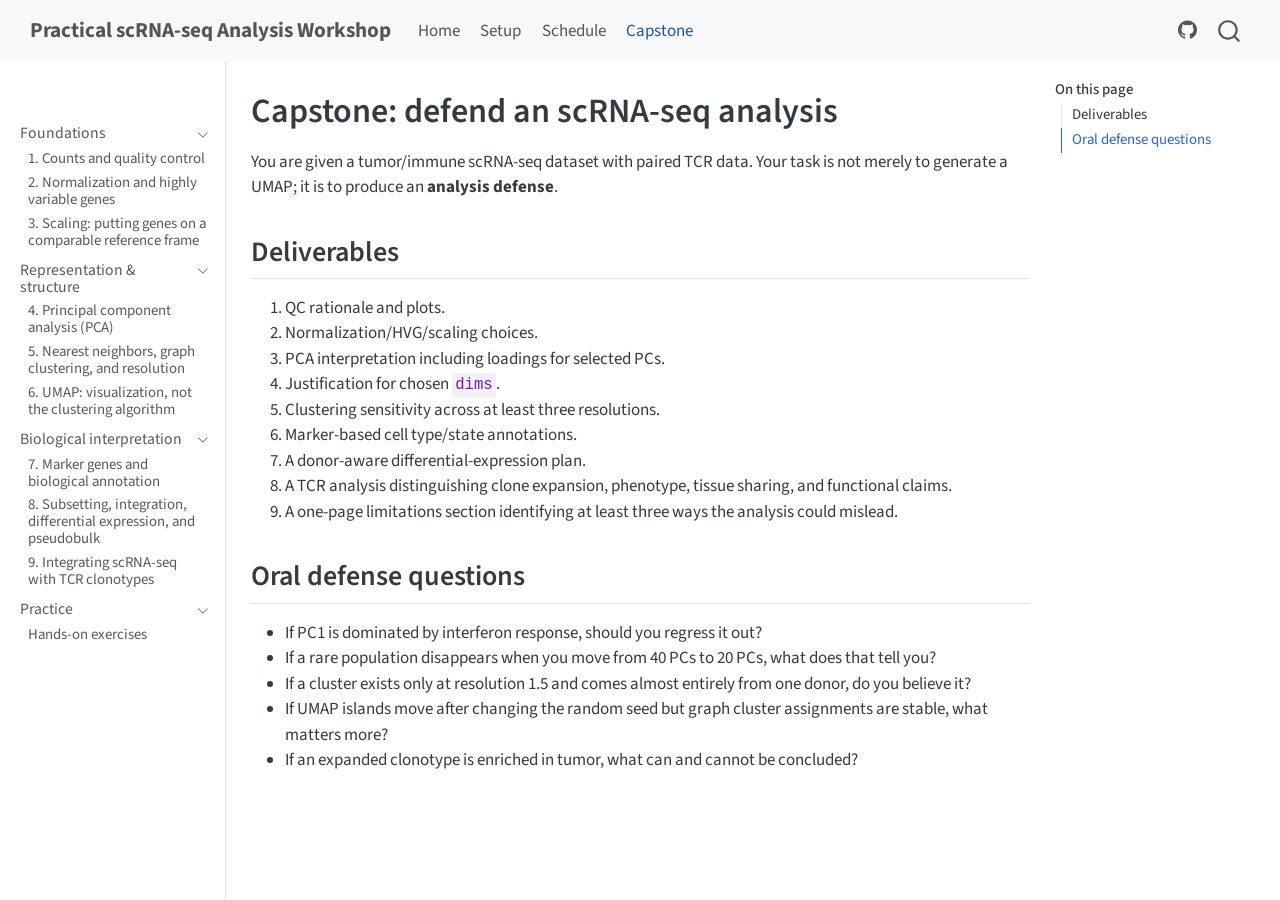
<file: capstone.html>
<!DOCTYPE html>
<html xmlns="http://www.w3.org/1999/xhtml" lang="en" xml:lang="en"><head>

<meta charset="utf-8">
<meta name="generator" content="quarto-1.10.18">

<meta name="viewport" content="width=device-width, initial-scale=1.0, user-scalable=yes">


<title>Capstone: defend an scRNA-seq analysis – Practical scRNA-seq Analysis Workshop</title>
<style>
/* Default styles provided by pandoc.
** See https://pandoc.org/MANUAL.html#variables-for-html for config info.
*/
span.smallcaps{font-variant: small-caps;}
div.columns{display: flex; gap: 1.5em;}
div.column{flex: auto;}
@media screen {
div.columns{gap: min(4vw, 1.5em);}
div.column{overflow-x: auto;}
}
div.hanging-indent{margin-left: 1.5em; text-indent: -1.5em;}
ul.task-list{list-style: none;}
ul.task-list li input[type="checkbox"] {
  width: 0.8em;
  margin: 0 0.8em 0.2em -1em; /* quarto-specific, see https://github.com/quarto-dev/quarto-cli/issues/4556 */ 
  vertical-align: middle;
}
</style>


<script src="site_libs/quarto-nav/quarto-nav.js"></script>
<script src="site_libs/quarto-nav/headroom.min.js"></script>
<script src="site_libs/clipboard/clipboard.min.js"></script>
<script src="site_libs/quarto-search/autocomplete.umd.js"></script>
<script src="site_libs/quarto-search/fuse.min.js"></script>
<script src="site_libs/quarto-search/quarto-search.js"></script>
<meta name="quarto:offset" content="./">
<script src="site_libs/quarto-html/quarto.js" type="module"></script>
<script src="site_libs/quarto-html/tabsets/tabsets.js" type="module"></script>
<script src="site_libs/quarto-html/popper.min.js"></script>
<script src="site_libs/quarto-html/tippy.umd.min.js"></script>
<script src="site_libs/quarto-html/anchor.min.js"></script>
<link href="site_libs/quarto-html/tippy.css" rel="stylesheet">
<link href="site_libs/quarto-html/quarto-syntax-highlighting-64a204ab8560d761af7679ceaba22944.css" rel="stylesheet" id="quarto-text-highlighting-styles">
<script src="site_libs/bootstrap/bootstrap.min.js"></script>
<link href="site_libs/bootstrap/bootstrap-icons.css" rel="stylesheet">
<link href="site_libs/bootstrap/bootstrap-ee55caa158e530c0c52bbb44840fb07f.min.css" rel="stylesheet" append-hash="true" id="quarto-bootstrap" data-mode="light">
<script id="quarto-search-options" type="application/json">{
  "location": "navbar",
  "copy-button": false,
  "collapse-after": 3,
  "panel-placement": "end",
  "type": "overlay",
  "limit": 50,
  "keyboard-shortcut": [
    "f",
    "/",
    "s"
  ],
  "show-item-context": false,
  "language": {
    "search-no-results-text": "No results",
    "search-matching-documents-text": "matching documents",
    "search-copy-link-title": "Copy link to search",
    "search-hide-matches-text": "Hide additional matches",
    "search-more-match-text": "more match in this document",
    "search-more-matches-text": "more matches in this document",
    "search-clear-button-title": "Clear",
    "search-text-placeholder": "",
    "search-detached-cancel-button-title": "Cancel",
    "search-submit-button-title": "Submit",
    "search-label": "Search"
  }
}</script>


<link rel="stylesheet" href="styles.css">
</head>

<body class="nav-sidebar docked nav-fixed quarto-light">

<div id="quarto-search-results"></div>
  <header id="quarto-header" class="headroom fixed-top">
    <nav class="navbar navbar-expand-lg " data-bs-theme="dark">
      <div class="navbar-container container-fluid">
      <div class="navbar-brand-container mx-auto">
    <a class="navbar-brand" href="./index.html">
    <span class="navbar-title">Practical scRNA-seq Analysis Workshop</span>
    </a>
  </div>
            <div id="quarto-search" class="" title="Search"></div>
          <button class="navbar-toggler" type="button" data-bs-toggle="collapse" data-bs-target="#navbarCollapse" aria-controls="navbarCollapse" role="menu" aria-expanded="false" aria-label="Toggle navigation" onclick="if (window.quartoToggleHeadroom) { window.quartoToggleHeadroom(); }">
  <span class="navbar-toggler-icon"></span>
</button>
          <div class="collapse navbar-collapse" id="navbarCollapse">
            <ul class="navbar-nav navbar-nav-scroll me-auto">
  <li class="nav-item">
    <a class="nav-link" href="./index.html"> 
<span class="menu-text">Home</span></a>
  </li>  
  <li class="nav-item">
    <a class="nav-link" href="./setup.html"> 
<span class="menu-text">Setup</span></a>
  </li>  
  <li class="nav-item">
    <a class="nav-link" href="./schedule.html"> 
<span class="menu-text">Schedule</span></a>
  </li>  
  <li class="nav-item">
    <a class="nav-link active" href="./capstone.html" aria-current="page"> 
<span class="menu-text">Capstone</span></a>
  </li>  
</ul>
            <ul class="navbar-nav navbar-nav-scroll ms-auto">
  <li class="nav-item compact">
    <a class="nav-link" href="https://github.com/aezamora14/scrna-seq-workshop"> <i class="bi bi-github" role="img">
</i> 
<span class="menu-text"></span></a>
  </li>  
</ul>
          </div> <!-- /navcollapse -->
            <div class="quarto-navbar-tools">
</div>
      </div> <!-- /container-fluid -->
    </nav>
  <nav class="quarto-secondary-nav">
    <div class="container-fluid d-flex">
      <button type="button" class="quarto-btn-toggle btn" data-bs-toggle="collapse" role="button" data-bs-target=".quarto-sidebar-collapse-item" aria-controls="quarto-sidebar" aria-expanded="false" aria-label="Toggle sidebar navigation" onclick="if (window.quartoToggleHeadroom) { window.quartoToggleHeadroom(); }">
        <i class="bi bi-layout-text-sidebar-reverse"></i>
      </button>
        <nav class="quarto-page-breadcrumbs" aria-label="breadcrumb"><ol class="breadcrumb"><li class="breadcrumb-item">Capstone: defend an scRNA-seq analysis</li></ol></nav>
        <a class="flex-grow-1" role="navigation" data-bs-toggle="collapse" data-bs-target=".quarto-sidebar-collapse-item" aria-controls="quarto-sidebar" aria-expanded="false" aria-label="Toggle sidebar navigation" onclick="if (window.quartoToggleHeadroom) { window.quartoToggleHeadroom(); }">      
        </a>
      <button type="button" class="btn quarto-search-button" aria-label="Search" onclick="window.quartoOpenSearch();">
        <i class="bi bi-search"></i>
      </button>
    </div>
  </nav>
</header>
<!-- content -->
<div id="quarto-content" class="quarto-container page-columns page-rows-contents page-layout-article page-navbar">
<!-- sidebar -->
  <nav id="quarto-sidebar" class="sidebar collapse collapse-horizontal quarto-sidebar-collapse-item sidebar-navigation docked overflow-auto">
        <div class="mt-2 flex-shrink-0 align-items-center">
        <div class="sidebar-search">
        <div id="quarto-search" class="" title="Search"></div>
        </div>
        </div>
    <div class="sidebar-menu-container"> 
    <ul class="list-unstyled mt-1">
        <li class="sidebar-item sidebar-item-section">
      <div class="sidebar-item-container"> 
            <a class="sidebar-item-text sidebar-link text-start" data-bs-toggle="collapse" data-bs-target="#quarto-sidebar-section-1" role="navigation" aria-expanded="true">
 <span class="menu-text">Foundations</span></a>
          <a class="sidebar-item-toggle text-start" data-bs-toggle="collapse" data-bs-target="#quarto-sidebar-section-1" role="navigation" aria-expanded="true" aria-label="Toggle section">
            <i class="bi bi-chevron-right ms-2"></i>
          </a> 
      </div>
      <ul id="quarto-sidebar-section-1" class="collapse list-unstyled sidebar-section depth1 show">  
          <li class="sidebar-item">
  <div class="sidebar-item-container"> 
  <a href="./lessons/01-counts-qc.html" class="sidebar-item-text sidebar-link">
 <span class="menu-text">1. Counts and quality control</span></a>
  </div>
</li>
          <li class="sidebar-item">
  <div class="sidebar-item-container"> 
  <a href="./lessons/02-normalization-hvg.html" class="sidebar-item-text sidebar-link">
 <span class="menu-text">2. Normalization and highly variable genes</span></a>
  </div>
</li>
          <li class="sidebar-item">
  <div class="sidebar-item-container"> 
  <a href="./lessons/03-scaling.html" class="sidebar-item-text sidebar-link">
 <span class="menu-text">3. Scaling: putting genes on a comparable reference frame</span></a>
  </div>
</li>
      </ul>
  </li>
        <li class="sidebar-item sidebar-item-section">
      <div class="sidebar-item-container"> 
            <a class="sidebar-item-text sidebar-link text-start" data-bs-toggle="collapse" data-bs-target="#quarto-sidebar-section-2" role="navigation" aria-expanded="true">
 <span class="menu-text">Representation &amp; structure</span></a>
          <a class="sidebar-item-toggle text-start" data-bs-toggle="collapse" data-bs-target="#quarto-sidebar-section-2" role="navigation" aria-expanded="true" aria-label="Toggle section">
            <i class="bi bi-chevron-right ms-2"></i>
          </a> 
      </div>
      <ul id="quarto-sidebar-section-2" class="collapse list-unstyled sidebar-section depth1 show">  
          <li class="sidebar-item">
  <div class="sidebar-item-container"> 
  <a href="./lessons/04-pca.html" class="sidebar-item-text sidebar-link">
 <span class="menu-text">4. Principal component analysis (PCA)</span></a>
  </div>
</li>
          <li class="sidebar-item">
  <div class="sidebar-item-container"> 
  <a href="./lessons/05-neighbors-clustering.html" class="sidebar-item-text sidebar-link">
 <span class="menu-text">5. Nearest neighbors, graph clustering, and resolution</span></a>
  </div>
</li>
          <li class="sidebar-item">
  <div class="sidebar-item-container"> 
  <a href="./lessons/06-umap.html" class="sidebar-item-text sidebar-link">
 <span class="menu-text">6. UMAP: visualization, not the clustering algorithm</span></a>
  </div>
</li>
      </ul>
  </li>
        <li class="sidebar-item sidebar-item-section">
      <div class="sidebar-item-container"> 
            <a class="sidebar-item-text sidebar-link text-start" data-bs-toggle="collapse" data-bs-target="#quarto-sidebar-section-3" role="navigation" aria-expanded="true">
 <span class="menu-text">Biological interpretation</span></a>
          <a class="sidebar-item-toggle text-start" data-bs-toggle="collapse" data-bs-target="#quarto-sidebar-section-3" role="navigation" aria-expanded="true" aria-label="Toggle section">
            <i class="bi bi-chevron-right ms-2"></i>
          </a> 
      </div>
      <ul id="quarto-sidebar-section-3" class="collapse list-unstyled sidebar-section depth1 show">  
          <li class="sidebar-item">
  <div class="sidebar-item-container"> 
  <a href="./lessons/07-markers-annotation.html" class="sidebar-item-text sidebar-link">
 <span class="menu-text">7. Marker genes and biological annotation</span></a>
  </div>
</li>
          <li class="sidebar-item">
  <div class="sidebar-item-container"> 
  <a href="./lessons/08-subsetting-integration-de.html" class="sidebar-item-text sidebar-link">
 <span class="menu-text">8. Subsetting, integration, differential expression, and pseudobulk</span></a>
  </div>
</li>
          <li class="sidebar-item">
  <div class="sidebar-item-container"> 
  <a href="./lessons/09-tcr-integration.html" class="sidebar-item-text sidebar-link">
 <span class="menu-text">9. Integrating scRNA-seq with TCR clonotypes</span></a>
  </div>
</li>
      </ul>
  </li>
        <li class="sidebar-item sidebar-item-section">
      <div class="sidebar-item-container"> 
            <a class="sidebar-item-text sidebar-link text-start" data-bs-toggle="collapse" data-bs-target="#quarto-sidebar-section-4" role="navigation" aria-expanded="true">
 <span class="menu-text">Practice</span></a>
          <a class="sidebar-item-toggle text-start" data-bs-toggle="collapse" data-bs-target="#quarto-sidebar-section-4" role="navigation" aria-expanded="true" aria-label="Toggle section">
            <i class="bi bi-chevron-right ms-2"></i>
          </a> 
      </div>
      <ul id="quarto-sidebar-section-4" class="collapse list-unstyled sidebar-section depth1 show">  
          <li class="sidebar-item">
  <div class="sidebar-item-container"> 
  <a href="./exercises/index.html" class="sidebar-item-text sidebar-link">
 <span class="menu-text">Hands-on exercises</span></a>
  </div>
</li>
      </ul>
  </li>
    </ul>
    </div>
</nav>
<div id="quarto-sidebar-glass" class="quarto-sidebar-collapse-item" data-bs-toggle="collapse" data-bs-target=".quarto-sidebar-collapse-item"></div>
<!-- margin-sidebar -->
    <div id="quarto-margin-sidebar" class="sidebar margin-sidebar">
        <nav id="TOC" role="doc-toc" class="toc-active">
    <h2 id="toc-title">On this page</h2>
   
  <ul>
  <li><a href="#deliverables" id="toc-deliverables" class="nav-link active" data-scroll-target="#deliverables">Deliverables</a></li>
  <li><a href="#oral-defense-questions" id="toc-oral-defense-questions" class="nav-link" data-scroll-target="#oral-defense-questions">Oral defense questions</a></li>
  </ul>
</nav>
    </div>
<!-- main -->
<main class="content" id="quarto-document-content">

<header id="title-block-header" class="quarto-title-block default">
<div class="quarto-title">
<h1 class="title">Capstone: defend an scRNA-seq analysis</h1>
</div>



<div class="quarto-title-meta">

    
  
    
  </div>
  


</header>


<p>You are given a tumor/immune scRNA-seq dataset with paired TCR data. Your task is not merely to generate a UMAP; it is to produce an <strong>analysis defense</strong>.</p>
<section id="deliverables" class="level2">
<h2 class="anchored" data-anchor-id="deliverables">Deliverables</h2>
<ol type="1">
<li>QC rationale and plots.</li>
<li>Normalization/HVG/scaling choices.</li>
<li>PCA interpretation including loadings for selected PCs.</li>
<li>Justification for chosen <code>dims</code>.</li>
<li>Clustering sensitivity across at least three resolutions.</li>
<li>Marker-based cell type/state annotations.</li>
<li>A donor-aware differential-expression plan.</li>
<li>A TCR analysis distinguishing clone expansion, phenotype, tissue sharing, and functional claims.</li>
<li>A one-page limitations section identifying at least three ways the analysis could mislead.</li>
</ol>
</section>
<section id="oral-defense-questions" class="level2">
<h2 class="anchored" data-anchor-id="oral-defense-questions">Oral defense questions</h2>
<ul>
<li>If PC1 is dominated by interferon response, should you regress it out?</li>
<li>If a rare population disappears when you move from 40 PCs to 20 PCs, what does that tell you?</li>
<li>If a cluster exists only at resolution 1.5 and comes almost entirely from one donor, do you believe it?</li>
<li>If UMAP islands move after changing the random seed but graph cluster assignments are stable, what matters more?</li>
<li>If an expanded clonotype is enriched in tumor, what can and cannot be concluded?</li>
</ul>


</section>

</main> <!-- /main -->
<script id="quarto-html-after-body" type="application/javascript">
  window.document.addEventListener("DOMContentLoaded", function (event) {
    const icon = "";
    const anchorJS = new window.AnchorJS();
    anchorJS.options = {
      placement: 'right',
      icon: icon
    };
    anchorJS.add('.anchored');
    const isCodeAnnotation = (el) => {
      for (const clz of el.classList) {
        if (clz.startsWith('code-annotation-')) {                     
          return true;
        }
      }
      return false;
    }
    const onCopySuccess = function(e) {
      // button target
      const button = e.trigger;
      // don't keep focus
      button.blur();
      // flash "checked"
      button.classList.add('code-copy-button-checked');
      var currentTitle = button.getAttribute("title");
      button.setAttribute("title", "Copied!");
      let tooltip;
      if (window.bootstrap) {
        button.setAttribute("data-bs-toggle", "tooltip");
        button.setAttribute("data-bs-placement", "left");
        button.setAttribute("data-bs-title", "Copied!");
        tooltip = new bootstrap.Tooltip(button, 
          { trigger: "manual", 
            customClass: "code-copy-button-tooltip",
            offset: [0, -8]});
        tooltip.show();    
      }
      setTimeout(function() {
        if (tooltip) {
          tooltip.hide();
          button.removeAttribute("data-bs-title");
          button.removeAttribute("data-bs-toggle");
          button.removeAttribute("data-bs-placement");
        }
        button.setAttribute("title", currentTitle);
        button.classList.remove('code-copy-button-checked');
      }, 1000);
      // clear code selection
      e.clearSelection();
    }
    const getTextToCopy = function(trigger) {
      const outerScaffold = trigger.parentElement.cloneNode(true);
      const codeEl = outerScaffold.querySelector('code');
      for (const childEl of codeEl.children) {
        if (isCodeAnnotation(childEl)) {
          childEl.remove();
        }
      }
      return codeEl.innerText;
    }
    const clipboard = new window.ClipboardJS('.code-copy-button:not([data-in-quarto-modal])', {
      text: getTextToCopy
    });
    clipboard.on('success', onCopySuccess);
    if (window.document.getElementById('quarto-embedded-source-code-modal')) {
      const clipboardModal = new window.ClipboardJS('.code-copy-button[data-in-quarto-modal]', {
        text: getTextToCopy,
        container: window.document.getElementById('quarto-embedded-source-code-modal')
      });
      clipboardModal.on('success', onCopySuccess);
    }
      var localhostRegex = new RegExp(/^(?:http|https):\/\/localhost\:?[0-9]*\//);
      var mailtoRegex = new RegExp(/^mailto:/);
        var filterRegex = new RegExp("https:\/\/aezamora14\.github\.io\/scrna-seq-workshop\/");
      var isInternal = (href) => {
          return filterRegex.test(href) || localhostRegex.test(href) || mailtoRegex.test(href);
      }
      // Inspect non-navigation links and adorn them if external
     var links = window.document.querySelectorAll('a[href]:not(.nav-link):not(.navbar-brand):not(.toc-action):not(.sidebar-link):not(.sidebar-item-toggle):not(.pagination-link):not(.no-external):not([aria-hidden]):not(.dropdown-item):not(.quarto-navigation-tool):not(.about-link)');
      for (var i=0; i<links.length; i++) {
        const link = links[i];
        if (!isInternal(link.href)) {
          // undo the damage that might have been done by quarto-nav.js in the case of
          // links that we want to consider external
          if (link.dataset.originalHref !== undefined) {
            link.href = link.dataset.originalHref;
          }
        }
      }
    function tippyHover(el, contentFn, onTriggerFn, onUntriggerFn) {
      const config = {
        allowHTML: true,
        maxWidth: 500,
        delay: 100,
        arrow: false,
        appendTo: function(el) {
            return el.parentElement;
        },
        interactive: true,
        interactiveBorder: 10,
        theme: 'quarto',
        placement: 'bottom-start',
      };
      if (contentFn) {
        config.content = contentFn;
      }
      if (onTriggerFn) {
        config.onTrigger = onTriggerFn;
      }
      if (onUntriggerFn) {
        config.onUntrigger = onUntriggerFn;
      }
      window.tippy(el, config); 
    }
    const noterefs = window.document.querySelectorAll('a[role="doc-noteref"]');
    for (var i=0; i<noterefs.length; i++) {
      const ref = noterefs[i];
      tippyHover(ref, function() {
        // use id or data attribute instead here
        let href = ref.getAttribute('data-footnote-href') || ref.getAttribute('href');
        try { href = new URL(href).hash; } catch {}
        const id = href.replace(/^#\/?/, "");
        const note = window.document.getElementById(id);
        if (note) {
          return note.innerHTML;
        } else {
          return "";
        }
      });
    }
    const xrefs = window.document.querySelectorAll('a.quarto-xref');
    const processXRef = (id, note) => {
      // Strip column container classes
      const stripColumnClz = (el) => {
        el.classList.remove("page-full", "page-columns");
        if (el.children) {
          for (const child of el.children) {
            stripColumnClz(child);
          }
        }
      }
      stripColumnClz(note)
      if (id === null || id.startsWith('sec-')) {
        // Special case sections, only their first couple elements
        const container = document.createElement("div");
        if (note.children && note.children.length > 2) {
          container.appendChild(note.children[0].cloneNode(true));
          for (let i = 1; i < note.children.length; i++) {
            const child = note.children[i];
            if (child.tagName === "P" && child.innerText === "") {
              continue;
            } else {
              container.appendChild(child.cloneNode(true));
              break;
            }
          }
          if (window.Quarto?.typesetMath) {
            window.Quarto.typesetMath(container);
          }
          return container.innerHTML
        } else {
          if (window.Quarto?.typesetMath) {
            window.Quarto.typesetMath(note);
          }
          return note.innerHTML;
        }
      } else {
        // Remove any anchor links if they are present
        const anchorLink = note.querySelector('a.anchorjs-link');
        if (anchorLink) {
          anchorLink.remove();
        }
        if (window.Quarto?.typesetMath) {
          window.Quarto.typesetMath(note);
        }
        if (note.classList.contains("callout")) {
          return note.outerHTML;
        } else {
          return note.innerHTML;
        }
      }
    }
    for (var i=0; i<xrefs.length; i++) {
      const xref = xrefs[i];
      tippyHover(xref, undefined, function(instance) {
        instance.disable();
        let url = xref.getAttribute('href');
        let hash = undefined; 
        if (url.startsWith('#')) {
          hash = url;
        } else {
          try { hash = new URL(url).hash; } catch {}
        }
        if (hash) {
          const id = hash.replace(/^#\/?/, "");
          const note = window.document.getElementById(id);
          if (note !== null) {
            try {
              const html = processXRef(id, note.cloneNode(true));
              instance.setContent(html);
            } finally {
              instance.enable();
              instance.show();
            }
          } else {
            // See if we can fetch this
            fetch(url.split('#')[0])
            .then(res => res.text())
            .then(html => {
              const parser = new DOMParser();
              const htmlDoc = parser.parseFromString(html, "text/html");
              const note = htmlDoc.getElementById(id);
              if (note !== null) {
                const html = processXRef(id, note);
                instance.setContent(html);
              } 
            }).finally(() => {
              instance.enable();
              instance.show();
            });
          }
        } else {
          // See if we can fetch a full url (with no hash to target)
          // This is a special case and we should probably do some content thinning / targeting
          fetch(url)
          .then(res => res.text())
          .then(html => {
            const parser = new DOMParser();
            const htmlDoc = parser.parseFromString(html, "text/html");
            const note = htmlDoc.querySelector('main.content');
            if (note !== null) {
              // This should only happen for chapter cross references
              // (since there is no id in the URL)
              // remove the first header
              if (note.children.length > 0 && note.children[0].tagName === "HEADER") {
                note.children[0].remove();
              }
              const html = processXRef(null, note);
              instance.setContent(html);
            } 
          }).finally(() => {
            instance.enable();
            instance.show();
          });
        }
      }, function(instance) {
      });
    }
        let selectedAnnoteEl;
        const selectorForAnnotation = ( cell, annotation) => {
          let cellAttr = 'data-code-cell="' + cell + '"';
          let lineAttr = 'data-code-annotation="' +  annotation + '"';
          const selector = 'span[' + cellAttr + '][' + lineAttr + ']';
          return selector;
        }
        const selectCodeLines = (annoteEl) => {
          const doc = window.document;
          const targetCell = annoteEl.getAttribute("data-target-cell");
          const targetAnnotation = annoteEl.getAttribute("data-target-annotation");
          const annoteSpan = window.document.querySelector(selectorForAnnotation(targetCell, targetAnnotation));
          const lines = annoteSpan.getAttribute("data-code-lines").split(",");
          const lineIds = lines.map((line) => {
            return targetCell + "-" + line;
          })
          let top = null;
          let height = null;
          let parent = null;
          if (lineIds.length > 0) {
              //compute the position of the single el (top and bottom and make a div)
              const el = window.document.getElementById(lineIds[0]);
              top = el.offsetTop;
              height = el.offsetHeight;
              parent = el.parentElement.parentElement;
            if (lineIds.length > 1) {
              const lastEl = window.document.getElementById(lineIds[lineIds.length - 1]);
              const bottom = lastEl.offsetTop + lastEl.offsetHeight;
              height = bottom - top;
            }
            if (top !== null && height !== null && parent !== null) {
              // cook up a div (if necessary) and position it 
              let div = window.document.getElementById("code-annotation-line-highlight");
              if (div === null) {
                div = window.document.createElement("div");
                div.setAttribute("id", "code-annotation-line-highlight");
                div.style.position = 'absolute';
                parent.appendChild(div);
              }
              div.style.top = top - 2 + "px";
              div.style.height = height + 4 + "px";
              div.style.left = 0;
              let gutterDiv = window.document.getElementById("code-annotation-line-highlight-gutter");
              if (gutterDiv === null) {
                gutterDiv = window.document.createElement("div");
                gutterDiv.setAttribute("id", "code-annotation-line-highlight-gutter");
                gutterDiv.style.position = 'absolute';
                const codeCell = window.document.getElementById(targetCell);
                const gutter = codeCell.querySelector('.code-annotation-gutter');
                gutter.appendChild(gutterDiv);
              }
              gutterDiv.style.top = top - 2 + "px";
              gutterDiv.style.height = height + 4 + "px";
            }
            selectedAnnoteEl = annoteEl;
          }
        };
        const unselectCodeLines = () => {
          const elementsIds = ["code-annotation-line-highlight", "code-annotation-line-highlight-gutter"];
          elementsIds.forEach((elId) => {
            const div = window.document.getElementById(elId);
            if (div) {
              div.remove();
            }
          });
          selectedAnnoteEl = undefined;
        };
          // Handle positioning of the toggle
      window.addEventListener(
        "resize",
        throttle(() => {
          elRect = undefined;
          if (selectedAnnoteEl) {
            selectCodeLines(selectedAnnoteEl);
          }
        }, 10)
      );
      function throttle(fn, ms) {
      let throttle = false;
      let timer;
        return (...args) => {
          if(!throttle) { // first call gets through
              fn.apply(this, args);
              throttle = true;
          } else { // all the others get throttled
              if(timer) clearTimeout(timer); // cancel #2
              timer = setTimeout(() => {
                fn.apply(this, args);
                timer = throttle = false;
              }, ms);
          }
        };
      }
        // Attach click handler to the DT
        const annoteDls = window.document.querySelectorAll('dt[data-target-cell]');
        for (const annoteDlNode of annoteDls) {
          annoteDlNode.addEventListener('click', (event) => {
            const clickedEl = event.target;
            if (clickedEl !== selectedAnnoteEl) {
              unselectCodeLines();
              const activeEl = window.document.querySelector('dt[data-target-cell].code-annotation-active');
              if (activeEl) {
                activeEl.classList.remove('code-annotation-active');
              }
              selectCodeLines(clickedEl);
              clickedEl.classList.add('code-annotation-active');
            } else {
              // Unselect the line
              unselectCodeLines();
              clickedEl.classList.remove('code-annotation-active');
            }
          });
        }
    const findCites = (el) => {
      const parentEl = el.parentElement;
      if (parentEl) {
        const cites = parentEl.dataset.cites;
        if (cites) {
          return {
            el,
            cites: cites.split(' ')
          };
        } else {
          return findCites(el.parentElement)
        }
      } else {
        return undefined;
      }
    };
    var bibliorefs = window.document.querySelectorAll('a[role="doc-biblioref"]');
    for (var i=0; i<bibliorefs.length; i++) {
      const ref = bibliorefs[i];
      const citeInfo = findCites(ref);
      if (citeInfo) {
        tippyHover(citeInfo.el, function() {
          var popup = window.document.createElement('div');
          citeInfo.cites.forEach(function(cite) {
            var citeDiv = window.document.createElement('div');
            citeDiv.classList.add('hanging-indent');
            citeDiv.classList.add('csl-entry');
            var biblioDiv = window.document.getElementById('ref-' + cite);
            if (biblioDiv) {
              citeDiv.innerHTML = biblioDiv.innerHTML;
            }
            popup.appendChild(citeDiv);
          });
          return popup.innerHTML;
        });
      }
    }
  });
  </script>
</div> <!-- /content -->




</body></html>
</file>
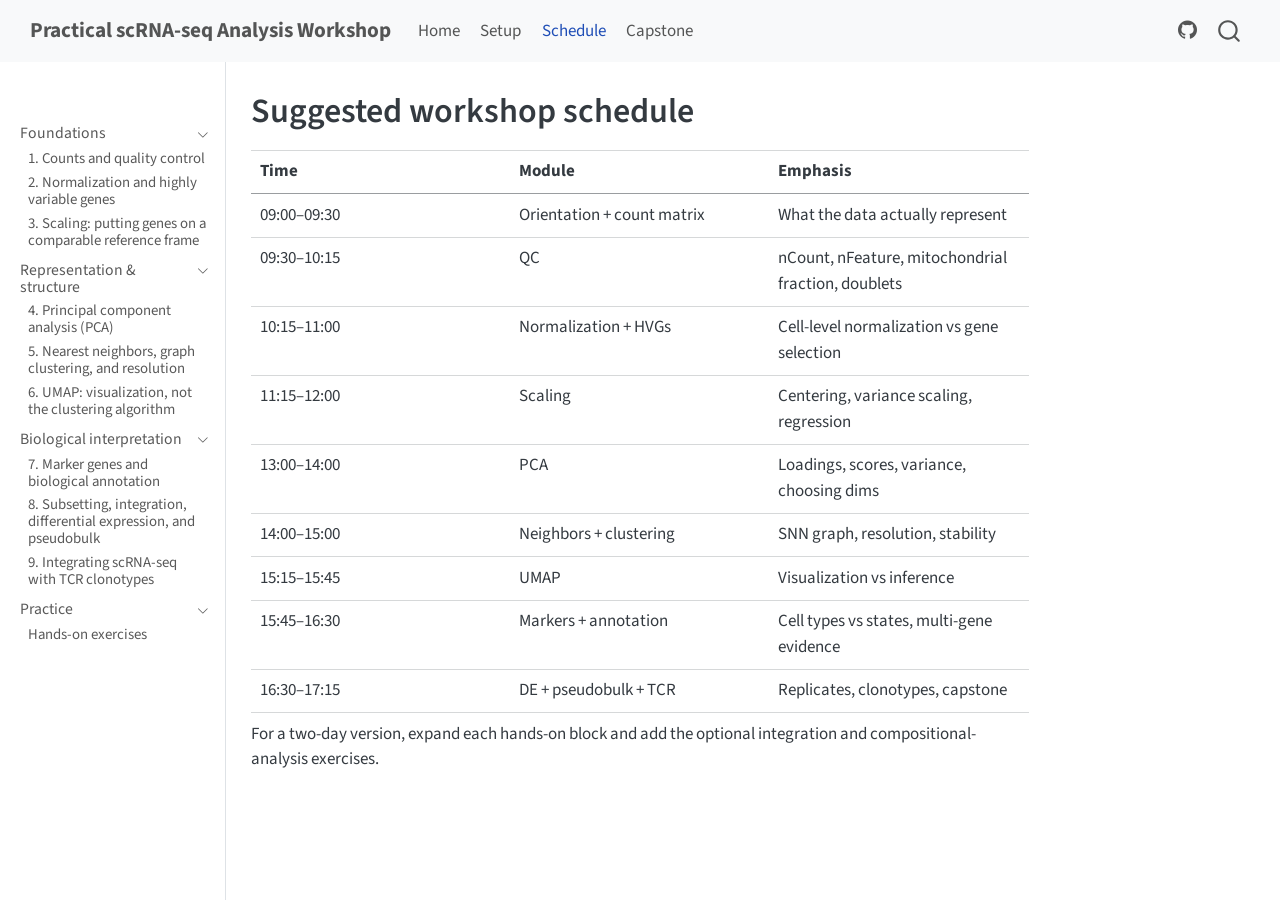
<file: schedule.html>
<!DOCTYPE html>
<html xmlns="http://www.w3.org/1999/xhtml" lang="en" xml:lang="en"><head>

<meta charset="utf-8">
<meta name="generator" content="quarto-1.10.18">

<meta name="viewport" content="width=device-width, initial-scale=1.0, user-scalable=yes">


<title>Suggested workshop schedule – Practical scRNA-seq Analysis Workshop</title>
<style>
/* Default styles provided by pandoc.
** See https://pandoc.org/MANUAL.html#variables-for-html for config info.
*/
span.smallcaps{font-variant: small-caps;}
div.columns{display: flex; gap: 1.5em;}
div.column{flex: auto;}
@media screen {
div.columns{gap: min(4vw, 1.5em);}
div.column{overflow-x: auto;}
}
div.hanging-indent{margin-left: 1.5em; text-indent: -1.5em;}
ul.task-list{list-style: none;}
ul.task-list li input[type="checkbox"] {
  width: 0.8em;
  margin: 0 0.8em 0.2em -1em; /* quarto-specific, see https://github.com/quarto-dev/quarto-cli/issues/4556 */ 
  vertical-align: middle;
}
</style>


<script src="site_libs/quarto-nav/quarto-nav.js"></script>
<script src="site_libs/quarto-nav/headroom.min.js"></script>
<script src="site_libs/clipboard/clipboard.min.js"></script>
<script src="site_libs/quarto-search/autocomplete.umd.js"></script>
<script src="site_libs/quarto-search/fuse.min.js"></script>
<script src="site_libs/quarto-search/quarto-search.js"></script>
<meta name="quarto:offset" content="./">
<script src="site_libs/quarto-html/quarto.js" type="module"></script>
<script src="site_libs/quarto-html/tabsets/tabsets.js" type="module"></script>
<script src="site_libs/quarto-html/popper.min.js"></script>
<script src="site_libs/quarto-html/tippy.umd.min.js"></script>
<script src="site_libs/quarto-html/anchor.min.js"></script>
<link href="site_libs/quarto-html/tippy.css" rel="stylesheet">
<link href="site_libs/quarto-html/quarto-syntax-highlighting-64a204ab8560d761af7679ceaba22944.css" rel="stylesheet" id="quarto-text-highlighting-styles">
<script src="site_libs/bootstrap/bootstrap.min.js"></script>
<link href="site_libs/bootstrap/bootstrap-icons.css" rel="stylesheet">
<link href="site_libs/bootstrap/bootstrap-ee55caa158e530c0c52bbb44840fb07f.min.css" rel="stylesheet" append-hash="true" id="quarto-bootstrap" data-mode="light">
<script id="quarto-search-options" type="application/json">{
  "location": "navbar",
  "copy-button": false,
  "collapse-after": 3,
  "panel-placement": "end",
  "type": "overlay",
  "limit": 50,
  "keyboard-shortcut": [
    "f",
    "/",
    "s"
  ],
  "show-item-context": false,
  "language": {
    "search-no-results-text": "No results",
    "search-matching-documents-text": "matching documents",
    "search-copy-link-title": "Copy link to search",
    "search-hide-matches-text": "Hide additional matches",
    "search-more-match-text": "more match in this document",
    "search-more-matches-text": "more matches in this document",
    "search-clear-button-title": "Clear",
    "search-text-placeholder": "",
    "search-detached-cancel-button-title": "Cancel",
    "search-submit-button-title": "Submit",
    "search-label": "Search"
  }
}</script>


<link rel="stylesheet" href="styles.css">
</head>

<body class="nav-sidebar docked nav-fixed quarto-light">

<div id="quarto-search-results"></div>
  <header id="quarto-header" class="headroom fixed-top">
    <nav class="navbar navbar-expand-lg " data-bs-theme="dark">
      <div class="navbar-container container-fluid">
      <div class="navbar-brand-container mx-auto">
    <a class="navbar-brand" href="./index.html">
    <span class="navbar-title">Practical scRNA-seq Analysis Workshop</span>
    </a>
  </div>
            <div id="quarto-search" class="" title="Search"></div>
          <button class="navbar-toggler" type="button" data-bs-toggle="collapse" data-bs-target="#navbarCollapse" aria-controls="navbarCollapse" role="menu" aria-expanded="false" aria-label="Toggle navigation" onclick="if (window.quartoToggleHeadroom) { window.quartoToggleHeadroom(); }">
  <span class="navbar-toggler-icon"></span>
</button>
          <div class="collapse navbar-collapse" id="navbarCollapse">
            <ul class="navbar-nav navbar-nav-scroll me-auto">
  <li class="nav-item">
    <a class="nav-link" href="./index.html"> 
<span class="menu-text">Home</span></a>
  </li>  
  <li class="nav-item">
    <a class="nav-link" href="./setup.html"> 
<span class="menu-text">Setup</span></a>
  </li>  
  <li class="nav-item">
    <a class="nav-link active" href="./schedule.html" aria-current="page"> 
<span class="menu-text">Schedule</span></a>
  </li>  
  <li class="nav-item">
    <a class="nav-link" href="./capstone.html"> 
<span class="menu-text">Capstone</span></a>
  </li>  
</ul>
            <ul class="navbar-nav navbar-nav-scroll ms-auto">
  <li class="nav-item compact">
    <a class="nav-link" href="https://github.com/aezamora14/scrna-seq-workshop"> <i class="bi bi-github" role="img">
</i> 
<span class="menu-text"></span></a>
  </li>  
</ul>
          </div> <!-- /navcollapse -->
            <div class="quarto-navbar-tools">
</div>
      </div> <!-- /container-fluid -->
    </nav>
  <nav class="quarto-secondary-nav">
    <div class="container-fluid d-flex">
      <button type="button" class="quarto-btn-toggle btn" data-bs-toggle="collapse" role="button" data-bs-target=".quarto-sidebar-collapse-item" aria-controls="quarto-sidebar" aria-expanded="false" aria-label="Toggle sidebar navigation" onclick="if (window.quartoToggleHeadroom) { window.quartoToggleHeadroom(); }">
        <i class="bi bi-layout-text-sidebar-reverse"></i>
      </button>
        <nav class="quarto-page-breadcrumbs" aria-label="breadcrumb"><ol class="breadcrumb"><li class="breadcrumb-item">Suggested workshop schedule</li></ol></nav>
        <a class="flex-grow-1" role="navigation" data-bs-toggle="collapse" data-bs-target=".quarto-sidebar-collapse-item" aria-controls="quarto-sidebar" aria-expanded="false" aria-label="Toggle sidebar navigation" onclick="if (window.quartoToggleHeadroom) { window.quartoToggleHeadroom(); }">      
        </a>
      <button type="button" class="btn quarto-search-button" aria-label="Search" onclick="window.quartoOpenSearch();">
        <i class="bi bi-search"></i>
      </button>
    </div>
  </nav>
</header>
<!-- content -->
<div id="quarto-content" class="quarto-container page-columns page-rows-contents page-layout-article page-navbar">
<!-- sidebar -->
  <nav id="quarto-sidebar" class="sidebar collapse collapse-horizontal quarto-sidebar-collapse-item sidebar-navigation docked overflow-auto">
        <div class="mt-2 flex-shrink-0 align-items-center">
        <div class="sidebar-search">
        <div id="quarto-search" class="" title="Search"></div>
        </div>
        </div>
    <div class="sidebar-menu-container"> 
    <ul class="list-unstyled mt-1">
        <li class="sidebar-item sidebar-item-section">
      <div class="sidebar-item-container"> 
            <a class="sidebar-item-text sidebar-link text-start" data-bs-toggle="collapse" data-bs-target="#quarto-sidebar-section-1" role="navigation" aria-expanded="true">
 <span class="menu-text">Foundations</span></a>
          <a class="sidebar-item-toggle text-start" data-bs-toggle="collapse" data-bs-target="#quarto-sidebar-section-1" role="navigation" aria-expanded="true" aria-label="Toggle section">
            <i class="bi bi-chevron-right ms-2"></i>
          </a> 
      </div>
      <ul id="quarto-sidebar-section-1" class="collapse list-unstyled sidebar-section depth1 show">  
          <li class="sidebar-item">
  <div class="sidebar-item-container"> 
  <a href="./lessons/01-counts-qc.html" class="sidebar-item-text sidebar-link">
 <span class="menu-text">1. Counts and quality control</span></a>
  </div>
</li>
          <li class="sidebar-item">
  <div class="sidebar-item-container"> 
  <a href="./lessons/02-normalization-hvg.html" class="sidebar-item-text sidebar-link">
 <span class="menu-text">2. Normalization and highly variable genes</span></a>
  </div>
</li>
          <li class="sidebar-item">
  <div class="sidebar-item-container"> 
  <a href="./lessons/03-scaling.html" class="sidebar-item-text sidebar-link">
 <span class="menu-text">3. Scaling: putting genes on a comparable reference frame</span></a>
  </div>
</li>
      </ul>
  </li>
        <li class="sidebar-item sidebar-item-section">
      <div class="sidebar-item-container"> 
            <a class="sidebar-item-text sidebar-link text-start" data-bs-toggle="collapse" data-bs-target="#quarto-sidebar-section-2" role="navigation" aria-expanded="true">
 <span class="menu-text">Representation &amp; structure</span></a>
          <a class="sidebar-item-toggle text-start" data-bs-toggle="collapse" data-bs-target="#quarto-sidebar-section-2" role="navigation" aria-expanded="true" aria-label="Toggle section">
            <i class="bi bi-chevron-right ms-2"></i>
          </a> 
      </div>
      <ul id="quarto-sidebar-section-2" class="collapse list-unstyled sidebar-section depth1 show">  
          <li class="sidebar-item">
  <div class="sidebar-item-container"> 
  <a href="./lessons/04-pca.html" class="sidebar-item-text sidebar-link">
 <span class="menu-text">4. Principal component analysis (PCA)</span></a>
  </div>
</li>
          <li class="sidebar-item">
  <div class="sidebar-item-container"> 
  <a href="./lessons/05-neighbors-clustering.html" class="sidebar-item-text sidebar-link">
 <span class="menu-text">5. Nearest neighbors, graph clustering, and resolution</span></a>
  </div>
</li>
          <li class="sidebar-item">
  <div class="sidebar-item-container"> 
  <a href="./lessons/06-umap.html" class="sidebar-item-text sidebar-link">
 <span class="menu-text">6. UMAP: visualization, not the clustering algorithm</span></a>
  </div>
</li>
      </ul>
  </li>
        <li class="sidebar-item sidebar-item-section">
      <div class="sidebar-item-container"> 
            <a class="sidebar-item-text sidebar-link text-start" data-bs-toggle="collapse" data-bs-target="#quarto-sidebar-section-3" role="navigation" aria-expanded="true">
 <span class="menu-text">Biological interpretation</span></a>
          <a class="sidebar-item-toggle text-start" data-bs-toggle="collapse" data-bs-target="#quarto-sidebar-section-3" role="navigation" aria-expanded="true" aria-label="Toggle section">
            <i class="bi bi-chevron-right ms-2"></i>
          </a> 
      </div>
      <ul id="quarto-sidebar-section-3" class="collapse list-unstyled sidebar-section depth1 show">  
          <li class="sidebar-item">
  <div class="sidebar-item-container"> 
  <a href="./lessons/07-markers-annotation.html" class="sidebar-item-text sidebar-link">
 <span class="menu-text">7. Marker genes and biological annotation</span></a>
  </div>
</li>
          <li class="sidebar-item">
  <div class="sidebar-item-container"> 
  <a href="./lessons/08-subsetting-integration-de.html" class="sidebar-item-text sidebar-link">
 <span class="menu-text">8. Subsetting, integration, differential expression, and pseudobulk</span></a>
  </div>
</li>
          <li class="sidebar-item">
  <div class="sidebar-item-container"> 
  <a href="./lessons/09-tcr-integration.html" class="sidebar-item-text sidebar-link">
 <span class="menu-text">9. Integrating scRNA-seq with TCR clonotypes</span></a>
  </div>
</li>
      </ul>
  </li>
        <li class="sidebar-item sidebar-item-section">
      <div class="sidebar-item-container"> 
            <a class="sidebar-item-text sidebar-link text-start" data-bs-toggle="collapse" data-bs-target="#quarto-sidebar-section-4" role="navigation" aria-expanded="true">
 <span class="menu-text">Practice</span></a>
          <a class="sidebar-item-toggle text-start" data-bs-toggle="collapse" data-bs-target="#quarto-sidebar-section-4" role="navigation" aria-expanded="true" aria-label="Toggle section">
            <i class="bi bi-chevron-right ms-2"></i>
          </a> 
      </div>
      <ul id="quarto-sidebar-section-4" class="collapse list-unstyled sidebar-section depth1 show">  
          <li class="sidebar-item">
  <div class="sidebar-item-container"> 
  <a href="./exercises/index.html" class="sidebar-item-text sidebar-link">
 <span class="menu-text">Hands-on exercises</span></a>
  </div>
</li>
      </ul>
  </li>
    </ul>
    </div>
</nav>
<div id="quarto-sidebar-glass" class="quarto-sidebar-collapse-item" data-bs-toggle="collapse" data-bs-target=".quarto-sidebar-collapse-item"></div>
<!-- margin-sidebar -->
    <div id="quarto-margin-sidebar" class="sidebar margin-sidebar zindex-bottom">
        
    </div>
<!-- main -->
<main class="content" id="quarto-document-content">

<header id="title-block-header" class="quarto-title-block default">
<div class="quarto-title">
<h1 class="title">Suggested workshop schedule</h1>
</div>



<div class="quarto-title-meta">

    
  
    
  </div>
  


</header>


<table class="caption-top table">
<colgroup>
<col style="width: 33%">
<col style="width: 33%">
<col style="width: 33%">
</colgroup>
<thead>
<tr class="header">
<th>Time</th>
<th>Module</th>
<th>Emphasis</th>
</tr>
</thead>
<tbody>
<tr class="odd">
<td>09:00–09:30</td>
<td>Orientation + count matrix</td>
<td>What the data actually represent</td>
</tr>
<tr class="even">
<td>09:30–10:15</td>
<td>QC</td>
<td>nCount, nFeature, mitochondrial fraction, doublets</td>
</tr>
<tr class="odd">
<td>10:15–11:00</td>
<td>Normalization + HVGs</td>
<td>Cell-level normalization vs gene selection</td>
</tr>
<tr class="even">
<td>11:15–12:00</td>
<td>Scaling</td>
<td>Centering, variance scaling, regression</td>
</tr>
<tr class="odd">
<td>13:00–14:00</td>
<td>PCA</td>
<td>Loadings, scores, variance, choosing dims</td>
</tr>
<tr class="even">
<td>14:00–15:00</td>
<td>Neighbors + clustering</td>
<td>SNN graph, resolution, stability</td>
</tr>
<tr class="odd">
<td>15:15–15:45</td>
<td>UMAP</td>
<td>Visualization vs inference</td>
</tr>
<tr class="even">
<td>15:45–16:30</td>
<td>Markers + annotation</td>
<td>Cell types vs states, multi-gene evidence</td>
</tr>
<tr class="odd">
<td>16:30–17:15</td>
<td>DE + pseudobulk + TCR</td>
<td>Replicates, clonotypes, capstone</td>
</tr>
</tbody>
</table>
<p>For a two-day version, expand each hands-on block and add the optional integration and compositional-analysis exercises.</p>



</main> <!-- /main -->
<script id="quarto-html-after-body" type="application/javascript">
  window.document.addEventListener("DOMContentLoaded", function (event) {
    const icon = "";
    const anchorJS = new window.AnchorJS();
    anchorJS.options = {
      placement: 'right',
      icon: icon
    };
    anchorJS.add('.anchored');
    const isCodeAnnotation = (el) => {
      for (const clz of el.classList) {
        if (clz.startsWith('code-annotation-')) {                     
          return true;
        }
      }
      return false;
    }
    const onCopySuccess = function(e) {
      // button target
      const button = e.trigger;
      // don't keep focus
      button.blur();
      // flash "checked"
      button.classList.add('code-copy-button-checked');
      var currentTitle = button.getAttribute("title");
      button.setAttribute("title", "Copied!");
      let tooltip;
      if (window.bootstrap) {
        button.setAttribute("data-bs-toggle", "tooltip");
        button.setAttribute("data-bs-placement", "left");
        button.setAttribute("data-bs-title", "Copied!");
        tooltip = new bootstrap.Tooltip(button, 
          { trigger: "manual", 
            customClass: "code-copy-button-tooltip",
            offset: [0, -8]});
        tooltip.show();    
      }
      setTimeout(function() {
        if (tooltip) {
          tooltip.hide();
          button.removeAttribute("data-bs-title");
          button.removeAttribute("data-bs-toggle");
          button.removeAttribute("data-bs-placement");
        }
        button.setAttribute("title", currentTitle);
        button.classList.remove('code-copy-button-checked');
      }, 1000);
      // clear code selection
      e.clearSelection();
    }
    const getTextToCopy = function(trigger) {
      const outerScaffold = trigger.parentElement.cloneNode(true);
      const codeEl = outerScaffold.querySelector('code');
      for (const childEl of codeEl.children) {
        if (isCodeAnnotation(childEl)) {
          childEl.remove();
        }
      }
      return codeEl.innerText;
    }
    const clipboard = new window.ClipboardJS('.code-copy-button:not([data-in-quarto-modal])', {
      text: getTextToCopy
    });
    clipboard.on('success', onCopySuccess);
    if (window.document.getElementById('quarto-embedded-source-code-modal')) {
      const clipboardModal = new window.ClipboardJS('.code-copy-button[data-in-quarto-modal]', {
        text: getTextToCopy,
        container: window.document.getElementById('quarto-embedded-source-code-modal')
      });
      clipboardModal.on('success', onCopySuccess);
    }
      var localhostRegex = new RegExp(/^(?:http|https):\/\/localhost\:?[0-9]*\//);
      var mailtoRegex = new RegExp(/^mailto:/);
        var filterRegex = new RegExp("https:\/\/aezamora14\.github\.io\/scrna-seq-workshop\/");
      var isInternal = (href) => {
          return filterRegex.test(href) || localhostRegex.test(href) || mailtoRegex.test(href);
      }
      // Inspect non-navigation links and adorn them if external
     var links = window.document.querySelectorAll('a[href]:not(.nav-link):not(.navbar-brand):not(.toc-action):not(.sidebar-link):not(.sidebar-item-toggle):not(.pagination-link):not(.no-external):not([aria-hidden]):not(.dropdown-item):not(.quarto-navigation-tool):not(.about-link)');
      for (var i=0; i<links.length; i++) {
        const link = links[i];
        if (!isInternal(link.href)) {
          // undo the damage that might have been done by quarto-nav.js in the case of
          // links that we want to consider external
          if (link.dataset.originalHref !== undefined) {
            link.href = link.dataset.originalHref;
          }
        }
      }
    function tippyHover(el, contentFn, onTriggerFn, onUntriggerFn) {
      const config = {
        allowHTML: true,
        maxWidth: 500,
        delay: 100,
        arrow: false,
        appendTo: function(el) {
            return el.parentElement;
        },
        interactive: true,
        interactiveBorder: 10,
        theme: 'quarto',
        placement: 'bottom-start',
      };
      if (contentFn) {
        config.content = contentFn;
      }
      if (onTriggerFn) {
        config.onTrigger = onTriggerFn;
      }
      if (onUntriggerFn) {
        config.onUntrigger = onUntriggerFn;
      }
      window.tippy(el, config); 
    }
    const noterefs = window.document.querySelectorAll('a[role="doc-noteref"]');
    for (var i=0; i<noterefs.length; i++) {
      const ref = noterefs[i];
      tippyHover(ref, function() {
        // use id or data attribute instead here
        let href = ref.getAttribute('data-footnote-href') || ref.getAttribute('href');
        try { href = new URL(href).hash; } catch {}
        const id = href.replace(/^#\/?/, "");
        const note = window.document.getElementById(id);
        if (note) {
          return note.innerHTML;
        } else {
          return "";
        }
      });
    }
    const xrefs = window.document.querySelectorAll('a.quarto-xref');
    const processXRef = (id, note) => {
      // Strip column container classes
      const stripColumnClz = (el) => {
        el.classList.remove("page-full", "page-columns");
        if (el.children) {
          for (const child of el.children) {
            stripColumnClz(child);
          }
        }
      }
      stripColumnClz(note)
      if (id === null || id.startsWith('sec-')) {
        // Special case sections, only their first couple elements
        const container = document.createElement("div");
        if (note.children && note.children.length > 2) {
          container.appendChild(note.children[0].cloneNode(true));
          for (let i = 1; i < note.children.length; i++) {
            const child = note.children[i];
            if (child.tagName === "P" && child.innerText === "") {
              continue;
            } else {
              container.appendChild(child.cloneNode(true));
              break;
            }
          }
          if (window.Quarto?.typesetMath) {
            window.Quarto.typesetMath(container);
          }
          return container.innerHTML
        } else {
          if (window.Quarto?.typesetMath) {
            window.Quarto.typesetMath(note);
          }
          return note.innerHTML;
        }
      } else {
        // Remove any anchor links if they are present
        const anchorLink = note.querySelector('a.anchorjs-link');
        if (anchorLink) {
          anchorLink.remove();
        }
        if (window.Quarto?.typesetMath) {
          window.Quarto.typesetMath(note);
        }
        if (note.classList.contains("callout")) {
          return note.outerHTML;
        } else {
          return note.innerHTML;
        }
      }
    }
    for (var i=0; i<xrefs.length; i++) {
      const xref = xrefs[i];
      tippyHover(xref, undefined, function(instance) {
        instance.disable();
        let url = xref.getAttribute('href');
        let hash = undefined; 
        if (url.startsWith('#')) {
          hash = url;
        } else {
          try { hash = new URL(url).hash; } catch {}
        }
        if (hash) {
          const id = hash.replace(/^#\/?/, "");
          const note = window.document.getElementById(id);
          if (note !== null) {
            try {
              const html = processXRef(id, note.cloneNode(true));
              instance.setContent(html);
            } finally {
              instance.enable();
              instance.show();
            }
          } else {
            // See if we can fetch this
            fetch(url.split('#')[0])
            .then(res => res.text())
            .then(html => {
              const parser = new DOMParser();
              const htmlDoc = parser.parseFromString(html, "text/html");
              const note = htmlDoc.getElementById(id);
              if (note !== null) {
                const html = processXRef(id, note);
                instance.setContent(html);
              } 
            }).finally(() => {
              instance.enable();
              instance.show();
            });
          }
        } else {
          // See if we can fetch a full url (with no hash to target)
          // This is a special case and we should probably do some content thinning / targeting
          fetch(url)
          .then(res => res.text())
          .then(html => {
            const parser = new DOMParser();
            const htmlDoc = parser.parseFromString(html, "text/html");
            const note = htmlDoc.querySelector('main.content');
            if (note !== null) {
              // This should only happen for chapter cross references
              // (since there is no id in the URL)
              // remove the first header
              if (note.children.length > 0 && note.children[0].tagName === "HEADER") {
                note.children[0].remove();
              }
              const html = processXRef(null, note);
              instance.setContent(html);
            } 
          }).finally(() => {
            instance.enable();
            instance.show();
          });
        }
      }, function(instance) {
      });
    }
        let selectedAnnoteEl;
        const selectorForAnnotation = ( cell, annotation) => {
          let cellAttr = 'data-code-cell="' + cell + '"';
          let lineAttr = 'data-code-annotation="' +  annotation + '"';
          const selector = 'span[' + cellAttr + '][' + lineAttr + ']';
          return selector;
        }
        const selectCodeLines = (annoteEl) => {
          const doc = window.document;
          const targetCell = annoteEl.getAttribute("data-target-cell");
          const targetAnnotation = annoteEl.getAttribute("data-target-annotation");
          const annoteSpan = window.document.querySelector(selectorForAnnotation(targetCell, targetAnnotation));
          const lines = annoteSpan.getAttribute("data-code-lines").split(",");
          const lineIds = lines.map((line) => {
            return targetCell + "-" + line;
          })
          let top = null;
          let height = null;
          let parent = null;
          if (lineIds.length > 0) {
              //compute the position of the single el (top and bottom and make a div)
              const el = window.document.getElementById(lineIds[0]);
              top = el.offsetTop;
              height = el.offsetHeight;
              parent = el.parentElement.parentElement;
            if (lineIds.length > 1) {
              const lastEl = window.document.getElementById(lineIds[lineIds.length - 1]);
              const bottom = lastEl.offsetTop + lastEl.offsetHeight;
              height = bottom - top;
            }
            if (top !== null && height !== null && parent !== null) {
              // cook up a div (if necessary) and position it 
              let div = window.document.getElementById("code-annotation-line-highlight");
              if (div === null) {
                div = window.document.createElement("div");
                div.setAttribute("id", "code-annotation-line-highlight");
                div.style.position = 'absolute';
                parent.appendChild(div);
              }
              div.style.top = top - 2 + "px";
              div.style.height = height + 4 + "px";
              div.style.left = 0;
              let gutterDiv = window.document.getElementById("code-annotation-line-highlight-gutter");
              if (gutterDiv === null) {
                gutterDiv = window.document.createElement("div");
                gutterDiv.setAttribute("id", "code-annotation-line-highlight-gutter");
                gutterDiv.style.position = 'absolute';
                const codeCell = window.document.getElementById(targetCell);
                const gutter = codeCell.querySelector('.code-annotation-gutter');
                gutter.appendChild(gutterDiv);
              }
              gutterDiv.style.top = top - 2 + "px";
              gutterDiv.style.height = height + 4 + "px";
            }
            selectedAnnoteEl = annoteEl;
          }
        };
        const unselectCodeLines = () => {
          const elementsIds = ["code-annotation-line-highlight", "code-annotation-line-highlight-gutter"];
          elementsIds.forEach((elId) => {
            const div = window.document.getElementById(elId);
            if (div) {
              div.remove();
            }
          });
          selectedAnnoteEl = undefined;
        };
          // Handle positioning of the toggle
      window.addEventListener(
        "resize",
        throttle(() => {
          elRect = undefined;
          if (selectedAnnoteEl) {
            selectCodeLines(selectedAnnoteEl);
          }
        }, 10)
      );
      function throttle(fn, ms) {
      let throttle = false;
      let timer;
        return (...args) => {
          if(!throttle) { // first call gets through
              fn.apply(this, args);
              throttle = true;
          } else { // all the others get throttled
              if(timer) clearTimeout(timer); // cancel #2
              timer = setTimeout(() => {
                fn.apply(this, args);
                timer = throttle = false;
              }, ms);
          }
        };
      }
        // Attach click handler to the DT
        const annoteDls = window.document.querySelectorAll('dt[data-target-cell]');
        for (const annoteDlNode of annoteDls) {
          annoteDlNode.addEventListener('click', (event) => {
            const clickedEl = event.target;
            if (clickedEl !== selectedAnnoteEl) {
              unselectCodeLines();
              const activeEl = window.document.querySelector('dt[data-target-cell].code-annotation-active');
              if (activeEl) {
                activeEl.classList.remove('code-annotation-active');
              }
              selectCodeLines(clickedEl);
              clickedEl.classList.add('code-annotation-active');
            } else {
              // Unselect the line
              unselectCodeLines();
              clickedEl.classList.remove('code-annotation-active');
            }
          });
        }
    const findCites = (el) => {
      const parentEl = el.parentElement;
      if (parentEl) {
        const cites = parentEl.dataset.cites;
        if (cites) {
          return {
            el,
            cites: cites.split(' ')
          };
        } else {
          return findCites(el.parentElement)
        }
      } else {
        return undefined;
      }
    };
    var bibliorefs = window.document.querySelectorAll('a[role="doc-biblioref"]');
    for (var i=0; i<bibliorefs.length; i++) {
      const ref = bibliorefs[i];
      const citeInfo = findCites(ref);
      if (citeInfo) {
        tippyHover(citeInfo.el, function() {
          var popup = window.document.createElement('div');
          citeInfo.cites.forEach(function(cite) {
            var citeDiv = window.document.createElement('div');
            citeDiv.classList.add('hanging-indent');
            citeDiv.classList.add('csl-entry');
            var biblioDiv = window.document.getElementById('ref-' + cite);
            if (biblioDiv) {
              citeDiv.innerHTML = biblioDiv.innerHTML;
            }
            popup.appendChild(citeDiv);
          });
          return popup.innerHTML;
        });
      }
    }
  });
  </script>
</div> <!-- /content -->




</body></html>
</file>
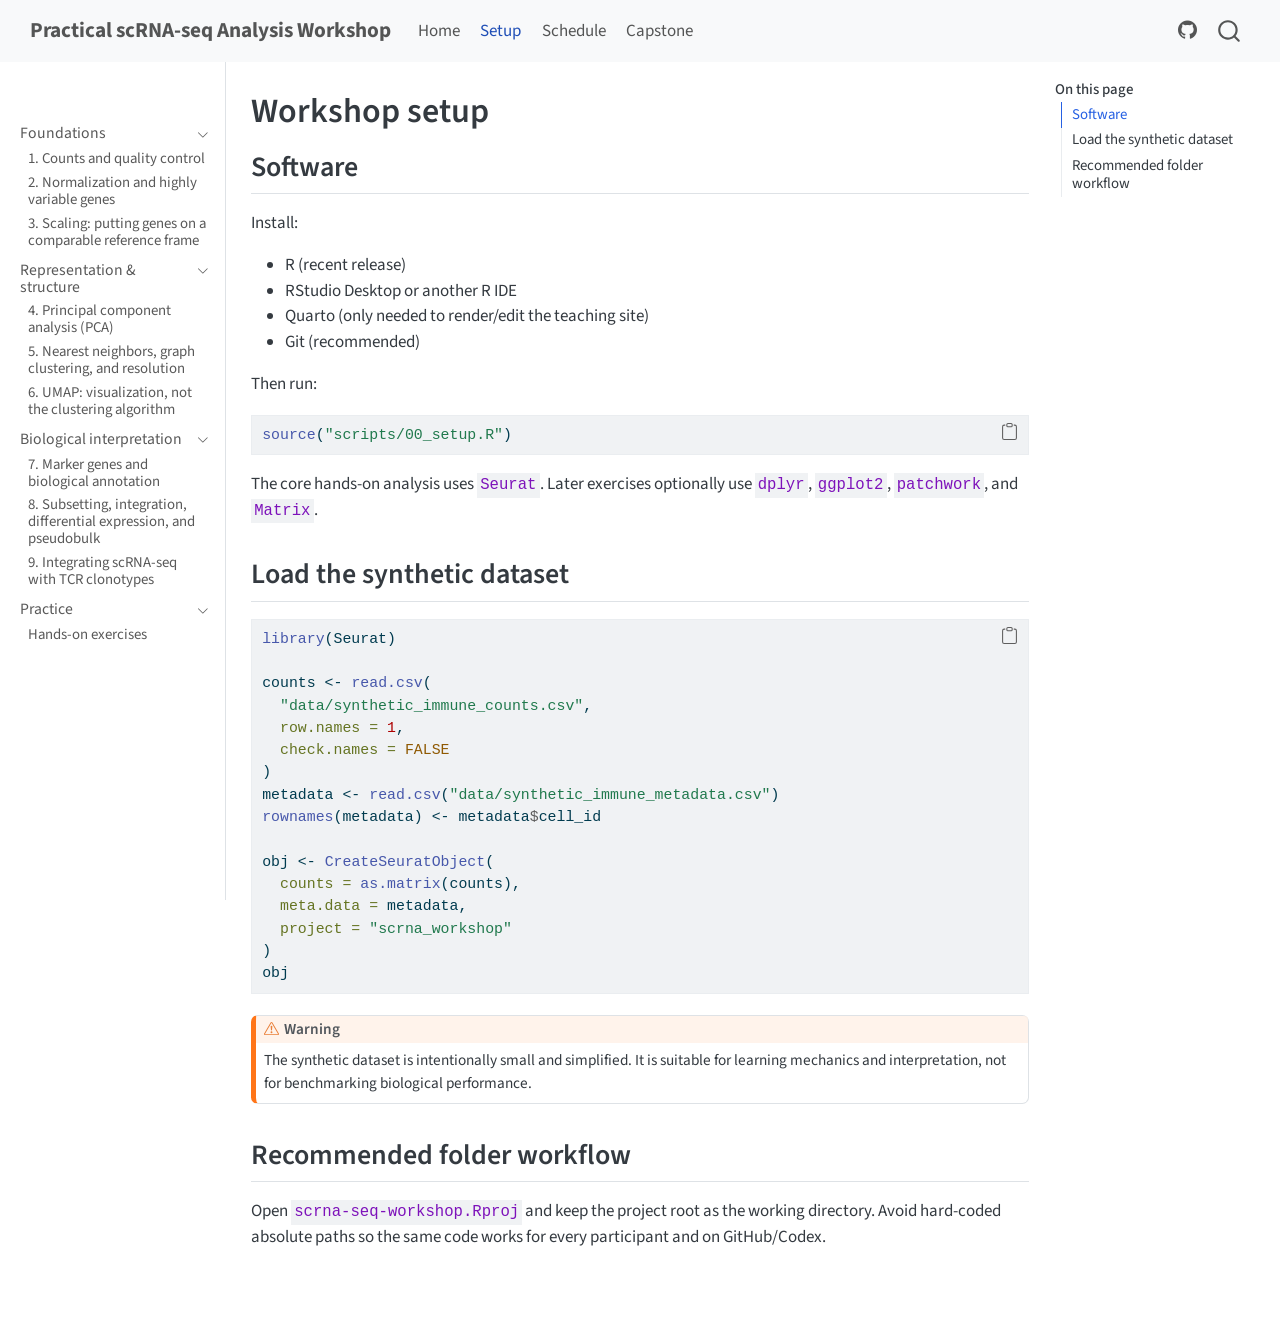
<file: setup.html>
<!DOCTYPE html>
<html xmlns="http://www.w3.org/1999/xhtml" lang="en" xml:lang="en"><head>

<meta charset="utf-8">
<meta name="generator" content="quarto-1.10.18">

<meta name="viewport" content="width=device-width, initial-scale=1.0, user-scalable=yes">


<title>Workshop setup – Practical scRNA-seq Analysis Workshop</title>
<style>
/* Default styles provided by pandoc.
** See https://pandoc.org/MANUAL.html#variables-for-html for config info.
*/
span.smallcaps{font-variant: small-caps;}
div.columns{display: flex; gap: 1.5em;}
div.column{flex: auto;}
@media screen {
div.columns{gap: min(4vw, 1.5em);}
div.column{overflow-x: auto;}
}
div.hanging-indent{margin-left: 1.5em; text-indent: -1.5em;}
ul.task-list{list-style: none;}
ul.task-list li input[type="checkbox"] {
  width: 0.8em;
  margin: 0 0.8em 0.2em -1em; /* quarto-specific, see https://github.com/quarto-dev/quarto-cli/issues/4556 */ 
  vertical-align: middle;
}
/* CSS for syntax highlighting */
html { -webkit-text-size-adjust: 100%; }
pre > code.sourceCode { white-space: pre; position: relative; }
pre > code.sourceCode > span { display: inline-block; line-height: 1.25; }
pre > code.sourceCode > span:empty { height: 1.2em; }
.sourceCode { overflow: visible; }
code.sourceCode > span { color: inherit; text-decoration: inherit; }
div.sourceCode { margin: 1em 0; }
pre.sourceCode { margin: 0; }
@media screen {
div.sourceCode { overflow: auto; }
}
@media print {
pre > code.sourceCode { white-space: pre-wrap; }
pre > code.sourceCode > span { text-indent: -5em; padding-left: 5em; }
}
pre.numberSource code
  { counter-reset: source-line 0; }
pre.numberSource code > span
  { position: relative; left: -4em; counter-increment: source-line; }
pre.numberSource code > span > a:first-child::before
  { content: counter(source-line);
    position: relative; left: -1em; text-align: right; vertical-align: baseline;
    border: none; display: inline-block;
    -webkit-touch-callout: none; -webkit-user-select: none;
    -khtml-user-select: none; -moz-user-select: none;
    -ms-user-select: none; user-select: none;
    padding: 0 4px; width: 4em;
  }
pre.numberSource { margin-left: 3em;  padding-left: 4px; }
div.sourceCode
  {   }
@media screen {
pre > code.sourceCode > span > a:first-child::before { text-decoration: underline; }
}
</style>


<script src="site_libs/quarto-nav/quarto-nav.js"></script>
<script src="site_libs/quarto-nav/headroom.min.js"></script>
<script src="site_libs/clipboard/clipboard.min.js"></script>
<script src="site_libs/quarto-search/autocomplete.umd.js"></script>
<script src="site_libs/quarto-search/fuse.min.js"></script>
<script src="site_libs/quarto-search/quarto-search.js"></script>
<meta name="quarto:offset" content="./">
<script src="site_libs/quarto-html/quarto.js" type="module"></script>
<script src="site_libs/quarto-html/tabsets/tabsets.js" type="module"></script>
<script src="site_libs/quarto-html/popper.min.js"></script>
<script src="site_libs/quarto-html/tippy.umd.min.js"></script>
<script src="site_libs/quarto-html/anchor.min.js"></script>
<link href="site_libs/quarto-html/tippy.css" rel="stylesheet">
<link href="site_libs/quarto-html/quarto-syntax-highlighting-64a204ab8560d761af7679ceaba22944.css" rel="stylesheet" id="quarto-text-highlighting-styles">
<script src="site_libs/bootstrap/bootstrap.min.js"></script>
<link href="site_libs/bootstrap/bootstrap-icons.css" rel="stylesheet">
<link href="site_libs/bootstrap/bootstrap-ee55caa158e530c0c52bbb44840fb07f.min.css" rel="stylesheet" append-hash="true" id="quarto-bootstrap" data-mode="light">
<script id="quarto-search-options" type="application/json">{
  "location": "navbar",
  "copy-button": false,
  "collapse-after": 3,
  "panel-placement": "end",
  "type": "overlay",
  "limit": 50,
  "keyboard-shortcut": [
    "f",
    "/",
    "s"
  ],
  "show-item-context": false,
  "language": {
    "search-no-results-text": "No results",
    "search-matching-documents-text": "matching documents",
    "search-copy-link-title": "Copy link to search",
    "search-hide-matches-text": "Hide additional matches",
    "search-more-match-text": "more match in this document",
    "search-more-matches-text": "more matches in this document",
    "search-clear-button-title": "Clear",
    "search-text-placeholder": "",
    "search-detached-cancel-button-title": "Cancel",
    "search-submit-button-title": "Submit",
    "search-label": "Search"
  }
}</script>


<link rel="stylesheet" href="styles.css">
</head>

<body class="nav-sidebar docked nav-fixed quarto-light">

<div id="quarto-search-results"></div>
  <header id="quarto-header" class="headroom fixed-top">
    <nav class="navbar navbar-expand-lg " data-bs-theme="dark">
      <div class="navbar-container container-fluid">
      <div class="navbar-brand-container mx-auto">
    <a class="navbar-brand" href="./index.html">
    <span class="navbar-title">Practical scRNA-seq Analysis Workshop</span>
    </a>
  </div>
            <div id="quarto-search" class="" title="Search"></div>
          <button class="navbar-toggler" type="button" data-bs-toggle="collapse" data-bs-target="#navbarCollapse" aria-controls="navbarCollapse" role="menu" aria-expanded="false" aria-label="Toggle navigation" onclick="if (window.quartoToggleHeadroom) { window.quartoToggleHeadroom(); }">
  <span class="navbar-toggler-icon"></span>
</button>
          <div class="collapse navbar-collapse" id="navbarCollapse">
            <ul class="navbar-nav navbar-nav-scroll me-auto">
  <li class="nav-item">
    <a class="nav-link" href="./index.html"> 
<span class="menu-text">Home</span></a>
  </li>  
  <li class="nav-item">
    <a class="nav-link active" href="./setup.html" aria-current="page"> 
<span class="menu-text">Setup</span></a>
  </li>  
  <li class="nav-item">
    <a class="nav-link" href="./schedule.html"> 
<span class="menu-text">Schedule</span></a>
  </li>  
  <li class="nav-item">
    <a class="nav-link" href="./capstone.html"> 
<span class="menu-text">Capstone</span></a>
  </li>  
</ul>
            <ul class="navbar-nav navbar-nav-scroll ms-auto">
  <li class="nav-item compact">
    <a class="nav-link" href="https://github.com/aezamora14/scrna-seq-workshop"> <i class="bi bi-github" role="img">
</i> 
<span class="menu-text"></span></a>
  </li>  
</ul>
          </div> <!-- /navcollapse -->
            <div class="quarto-navbar-tools">
</div>
      </div> <!-- /container-fluid -->
    </nav>
  <nav class="quarto-secondary-nav">
    <div class="container-fluid d-flex">
      <button type="button" class="quarto-btn-toggle btn" data-bs-toggle="collapse" role="button" data-bs-target=".quarto-sidebar-collapse-item" aria-controls="quarto-sidebar" aria-expanded="false" aria-label="Toggle sidebar navigation" onclick="if (window.quartoToggleHeadroom) { window.quartoToggleHeadroom(); }">
        <i class="bi bi-layout-text-sidebar-reverse"></i>
      </button>
        <nav class="quarto-page-breadcrumbs" aria-label="breadcrumb"><ol class="breadcrumb"><li class="breadcrumb-item">Workshop setup</li></ol></nav>
        <a class="flex-grow-1" role="navigation" data-bs-toggle="collapse" data-bs-target=".quarto-sidebar-collapse-item" aria-controls="quarto-sidebar" aria-expanded="false" aria-label="Toggle sidebar navigation" onclick="if (window.quartoToggleHeadroom) { window.quartoToggleHeadroom(); }">      
        </a>
      <button type="button" class="btn quarto-search-button" aria-label="Search" onclick="window.quartoOpenSearch();">
        <i class="bi bi-search"></i>
      </button>
    </div>
  </nav>
</header>
<!-- content -->
<div id="quarto-content" class="quarto-container page-columns page-rows-contents page-layout-article page-navbar">
<!-- sidebar -->
  <nav id="quarto-sidebar" class="sidebar collapse collapse-horizontal quarto-sidebar-collapse-item sidebar-navigation docked overflow-auto">
        <div class="mt-2 flex-shrink-0 align-items-center">
        <div class="sidebar-search">
        <div id="quarto-search" class="" title="Search"></div>
        </div>
        </div>
    <div class="sidebar-menu-container"> 
    <ul class="list-unstyled mt-1">
        <li class="sidebar-item sidebar-item-section">
      <div class="sidebar-item-container"> 
            <a class="sidebar-item-text sidebar-link text-start" data-bs-toggle="collapse" data-bs-target="#quarto-sidebar-section-1" role="navigation" aria-expanded="true">
 <span class="menu-text">Foundations</span></a>
          <a class="sidebar-item-toggle text-start" data-bs-toggle="collapse" data-bs-target="#quarto-sidebar-section-1" role="navigation" aria-expanded="true" aria-label="Toggle section">
            <i class="bi bi-chevron-right ms-2"></i>
          </a> 
      </div>
      <ul id="quarto-sidebar-section-1" class="collapse list-unstyled sidebar-section depth1 show">  
          <li class="sidebar-item">
  <div class="sidebar-item-container"> 
  <a href="./lessons/01-counts-qc.html" class="sidebar-item-text sidebar-link">
 <span class="menu-text">1. Counts and quality control</span></a>
  </div>
</li>
          <li class="sidebar-item">
  <div class="sidebar-item-container"> 
  <a href="./lessons/02-normalization-hvg.html" class="sidebar-item-text sidebar-link">
 <span class="menu-text">2. Normalization and highly variable genes</span></a>
  </div>
</li>
          <li class="sidebar-item">
  <div class="sidebar-item-container"> 
  <a href="./lessons/03-scaling.html" class="sidebar-item-text sidebar-link">
 <span class="menu-text">3. Scaling: putting genes on a comparable reference frame</span></a>
  </div>
</li>
      </ul>
  </li>
        <li class="sidebar-item sidebar-item-section">
      <div class="sidebar-item-container"> 
            <a class="sidebar-item-text sidebar-link text-start" data-bs-toggle="collapse" data-bs-target="#quarto-sidebar-section-2" role="navigation" aria-expanded="true">
 <span class="menu-text">Representation &amp; structure</span></a>
          <a class="sidebar-item-toggle text-start" data-bs-toggle="collapse" data-bs-target="#quarto-sidebar-section-2" role="navigation" aria-expanded="true" aria-label="Toggle section">
            <i class="bi bi-chevron-right ms-2"></i>
          </a> 
      </div>
      <ul id="quarto-sidebar-section-2" class="collapse list-unstyled sidebar-section depth1 show">  
          <li class="sidebar-item">
  <div class="sidebar-item-container"> 
  <a href="./lessons/04-pca.html" class="sidebar-item-text sidebar-link">
 <span class="menu-text">4. Principal component analysis (PCA)</span></a>
  </div>
</li>
          <li class="sidebar-item">
  <div class="sidebar-item-container"> 
  <a href="./lessons/05-neighbors-clustering.html" class="sidebar-item-text sidebar-link">
 <span class="menu-text">5. Nearest neighbors, graph clustering, and resolution</span></a>
  </div>
</li>
          <li class="sidebar-item">
  <div class="sidebar-item-container"> 
  <a href="./lessons/06-umap.html" class="sidebar-item-text sidebar-link">
 <span class="menu-text">6. UMAP: visualization, not the clustering algorithm</span></a>
  </div>
</li>
      </ul>
  </li>
        <li class="sidebar-item sidebar-item-section">
      <div class="sidebar-item-container"> 
            <a class="sidebar-item-text sidebar-link text-start" data-bs-toggle="collapse" data-bs-target="#quarto-sidebar-section-3" role="navigation" aria-expanded="true">
 <span class="menu-text">Biological interpretation</span></a>
          <a class="sidebar-item-toggle text-start" data-bs-toggle="collapse" data-bs-target="#quarto-sidebar-section-3" role="navigation" aria-expanded="true" aria-label="Toggle section">
            <i class="bi bi-chevron-right ms-2"></i>
          </a> 
      </div>
      <ul id="quarto-sidebar-section-3" class="collapse list-unstyled sidebar-section depth1 show">  
          <li class="sidebar-item">
  <div class="sidebar-item-container"> 
  <a href="./lessons/07-markers-annotation.html" class="sidebar-item-text sidebar-link">
 <span class="menu-text">7. Marker genes and biological annotation</span></a>
  </div>
</li>
          <li class="sidebar-item">
  <div class="sidebar-item-container"> 
  <a href="./lessons/08-subsetting-integration-de.html" class="sidebar-item-text sidebar-link">
 <span class="menu-text">8. Subsetting, integration, differential expression, and pseudobulk</span></a>
  </div>
</li>
          <li class="sidebar-item">
  <div class="sidebar-item-container"> 
  <a href="./lessons/09-tcr-integration.html" class="sidebar-item-text sidebar-link">
 <span class="menu-text">9. Integrating scRNA-seq with TCR clonotypes</span></a>
  </div>
</li>
      </ul>
  </li>
        <li class="sidebar-item sidebar-item-section">
      <div class="sidebar-item-container"> 
            <a class="sidebar-item-text sidebar-link text-start" data-bs-toggle="collapse" data-bs-target="#quarto-sidebar-section-4" role="navigation" aria-expanded="true">
 <span class="menu-text">Practice</span></a>
          <a class="sidebar-item-toggle text-start" data-bs-toggle="collapse" data-bs-target="#quarto-sidebar-section-4" role="navigation" aria-expanded="true" aria-label="Toggle section">
            <i class="bi bi-chevron-right ms-2"></i>
          </a> 
      </div>
      <ul id="quarto-sidebar-section-4" class="collapse list-unstyled sidebar-section depth1 show">  
          <li class="sidebar-item">
  <div class="sidebar-item-container"> 
  <a href="./exercises/index.html" class="sidebar-item-text sidebar-link">
 <span class="menu-text">Hands-on exercises</span></a>
  </div>
</li>
      </ul>
  </li>
    </ul>
    </div>
</nav>
<div id="quarto-sidebar-glass" class="quarto-sidebar-collapse-item" data-bs-toggle="collapse" data-bs-target=".quarto-sidebar-collapse-item"></div>
<!-- margin-sidebar -->
    <div id="quarto-margin-sidebar" class="sidebar margin-sidebar">
        <nav id="TOC" role="doc-toc" class="toc-active">
    <h2 id="toc-title">On this page</h2>
   
  <ul>
  <li><a href="#software" id="toc-software" class="nav-link active" data-scroll-target="#software">Software</a></li>
  <li><a href="#load-the-synthetic-dataset" id="toc-load-the-synthetic-dataset" class="nav-link" data-scroll-target="#load-the-synthetic-dataset">Load the synthetic dataset</a></li>
  <li><a href="#recommended-folder-workflow" id="toc-recommended-folder-workflow" class="nav-link" data-scroll-target="#recommended-folder-workflow">Recommended folder workflow</a></li>
  </ul>
</nav>
    </div>
<!-- main -->
<main class="content" id="quarto-document-content">

<header id="title-block-header" class="quarto-title-block default">
<div class="quarto-title">
<h1 class="title">Workshop setup</h1>
</div>



<div class="quarto-title-meta">

    
  
    
  </div>
  


</header>


<section id="software" class="level2">
<h2 class="anchored" data-anchor-id="software">Software</h2>
<p>Install:</p>
<ul>
<li>R (recent release)</li>
<li>RStudio Desktop or another R IDE</li>
<li>Quarto (only needed to render/edit the teaching site)</li>
<li>Git (recommended)</li>
</ul>
<p>Then run:</p>
<div class="code-copy-outer-scaffold"><div class="sourceCode" id="cb1"><pre class="sourceCode r code-with-copy"><code class="sourceCode r"><span id="cb1-1"><a href="#cb1-1" aria-hidden="true" tabindex="-1"></a><span class="fu">source</span>(<span class="st">"scripts/00_setup.R"</span>)</span></code></pre></div><button title="Copy to Clipboard" class="code-copy-button"><i class="bi"></i></button></div>
<p>The core hands-on analysis uses <code>Seurat</code>. Later exercises optionally use <code>dplyr</code>, <code>ggplot2</code>, <code>patchwork</code>, and <code>Matrix</code>.</p>
</section>
<section id="load-the-synthetic-dataset" class="level2">
<h2 class="anchored" data-anchor-id="load-the-synthetic-dataset">Load the synthetic dataset</h2>
<div class="code-copy-outer-scaffold"><div class="sourceCode" id="cb2"><pre class="sourceCode r code-with-copy"><code class="sourceCode r"><span id="cb2-1"><a href="#cb2-1" aria-hidden="true" tabindex="-1"></a><span class="fu">library</span>(Seurat)</span>
<span id="cb2-2"><a href="#cb2-2" aria-hidden="true" tabindex="-1"></a></span>
<span id="cb2-3"><a href="#cb2-3" aria-hidden="true" tabindex="-1"></a>counts <span class="ot">&lt;-</span> <span class="fu">read.csv</span>(</span>
<span id="cb2-4"><a href="#cb2-4" aria-hidden="true" tabindex="-1"></a>  <span class="st">"data/synthetic_immune_counts.csv"</span>,</span>
<span id="cb2-5"><a href="#cb2-5" aria-hidden="true" tabindex="-1"></a>  <span class="at">row.names =</span> <span class="dv">1</span>,</span>
<span id="cb2-6"><a href="#cb2-6" aria-hidden="true" tabindex="-1"></a>  <span class="at">check.names =</span> <span class="cn">FALSE</span></span>
<span id="cb2-7"><a href="#cb2-7" aria-hidden="true" tabindex="-1"></a>)</span>
<span id="cb2-8"><a href="#cb2-8" aria-hidden="true" tabindex="-1"></a>metadata <span class="ot">&lt;-</span> <span class="fu">read.csv</span>(<span class="st">"data/synthetic_immune_metadata.csv"</span>)</span>
<span id="cb2-9"><a href="#cb2-9" aria-hidden="true" tabindex="-1"></a><span class="fu">rownames</span>(metadata) <span class="ot">&lt;-</span> metadata<span class="sc">$</span>cell_id</span>
<span id="cb2-10"><a href="#cb2-10" aria-hidden="true" tabindex="-1"></a></span>
<span id="cb2-11"><a href="#cb2-11" aria-hidden="true" tabindex="-1"></a>obj <span class="ot">&lt;-</span> <span class="fu">CreateSeuratObject</span>(</span>
<span id="cb2-12"><a href="#cb2-12" aria-hidden="true" tabindex="-1"></a>  <span class="at">counts =</span> <span class="fu">as.matrix</span>(counts),</span>
<span id="cb2-13"><a href="#cb2-13" aria-hidden="true" tabindex="-1"></a>  <span class="at">meta.data =</span> metadata,</span>
<span id="cb2-14"><a href="#cb2-14" aria-hidden="true" tabindex="-1"></a>  <span class="at">project =</span> <span class="st">"scrna_workshop"</span></span>
<span id="cb2-15"><a href="#cb2-15" aria-hidden="true" tabindex="-1"></a>)</span>
<span id="cb2-16"><a href="#cb2-16" aria-hidden="true" tabindex="-1"></a>obj</span></code></pre></div><button title="Copy to Clipboard" class="code-copy-button"><i class="bi"></i></button></div>
<div class="callout callout-style-default callout-warning callout-titled">
<div class="callout-header d-flex align-content-center">
<div class="callout-icon-container">
<i class="callout-icon"></i>
</div>
<div class="callout-title-container flex-fill">
Warning
</div>
</div>
<div class="callout-body-container callout-body">
<p>The synthetic dataset is intentionally small and simplified. It is suitable for learning mechanics and interpretation, not for benchmarking biological performance.</p>
</div>
</div>
</section>
<section id="recommended-folder-workflow" class="level2">
<h2 class="anchored" data-anchor-id="recommended-folder-workflow">Recommended folder workflow</h2>
<p>Open <code>scrna-seq-workshop.Rproj</code> and keep the project root as the working directory. Avoid hard-coded absolute paths so the same code works for every participant and on GitHub/Codex.</p>


</section>

</main> <!-- /main -->
<script id="quarto-html-after-body" type="application/javascript">
  window.document.addEventListener("DOMContentLoaded", function (event) {
    const icon = "";
    const anchorJS = new window.AnchorJS();
    anchorJS.options = {
      placement: 'right',
      icon: icon
    };
    anchorJS.add('.anchored');
    const isCodeAnnotation = (el) => {
      for (const clz of el.classList) {
        if (clz.startsWith('code-annotation-')) {                     
          return true;
        }
      }
      return false;
    }
    const onCopySuccess = function(e) {
      // button target
      const button = e.trigger;
      // don't keep focus
      button.blur();
      // flash "checked"
      button.classList.add('code-copy-button-checked');
      var currentTitle = button.getAttribute("title");
      button.setAttribute("title", "Copied!");
      let tooltip;
      if (window.bootstrap) {
        button.setAttribute("data-bs-toggle", "tooltip");
        button.setAttribute("data-bs-placement", "left");
        button.setAttribute("data-bs-title", "Copied!");
        tooltip = new bootstrap.Tooltip(button, 
          { trigger: "manual", 
            customClass: "code-copy-button-tooltip",
            offset: [0, -8]});
        tooltip.show();    
      }
      setTimeout(function() {
        if (tooltip) {
          tooltip.hide();
          button.removeAttribute("data-bs-title");
          button.removeAttribute("data-bs-toggle");
          button.removeAttribute("data-bs-placement");
        }
        button.setAttribute("title", currentTitle);
        button.classList.remove('code-copy-button-checked');
      }, 1000);
      // clear code selection
      e.clearSelection();
    }
    const getTextToCopy = function(trigger) {
      const outerScaffold = trigger.parentElement.cloneNode(true);
      const codeEl = outerScaffold.querySelector('code');
      for (const childEl of codeEl.children) {
        if (isCodeAnnotation(childEl)) {
          childEl.remove();
        }
      }
      return codeEl.innerText;
    }
    const clipboard = new window.ClipboardJS('.code-copy-button:not([data-in-quarto-modal])', {
      text: getTextToCopy
    });
    clipboard.on('success', onCopySuccess);
    if (window.document.getElementById('quarto-embedded-source-code-modal')) {
      const clipboardModal = new window.ClipboardJS('.code-copy-button[data-in-quarto-modal]', {
        text: getTextToCopy,
        container: window.document.getElementById('quarto-embedded-source-code-modal')
      });
      clipboardModal.on('success', onCopySuccess);
    }
      var localhostRegex = new RegExp(/^(?:http|https):\/\/localhost\:?[0-9]*\//);
      var mailtoRegex = new RegExp(/^mailto:/);
        var filterRegex = new RegExp("https:\/\/aezamora14\.github\.io\/scrna-seq-workshop\/");
      var isInternal = (href) => {
          return filterRegex.test(href) || localhostRegex.test(href) || mailtoRegex.test(href);
      }
      // Inspect non-navigation links and adorn them if external
     var links = window.document.querySelectorAll('a[href]:not(.nav-link):not(.navbar-brand):not(.toc-action):not(.sidebar-link):not(.sidebar-item-toggle):not(.pagination-link):not(.no-external):not([aria-hidden]):not(.dropdown-item):not(.quarto-navigation-tool):not(.about-link)');
      for (var i=0; i<links.length; i++) {
        const link = links[i];
        if (!isInternal(link.href)) {
          // undo the damage that might have been done by quarto-nav.js in the case of
          // links that we want to consider external
          if (link.dataset.originalHref !== undefined) {
            link.href = link.dataset.originalHref;
          }
        }
      }
    function tippyHover(el, contentFn, onTriggerFn, onUntriggerFn) {
      const config = {
        allowHTML: true,
        maxWidth: 500,
        delay: 100,
        arrow: false,
        appendTo: function(el) {
            return el.parentElement;
        },
        interactive: true,
        interactiveBorder: 10,
        theme: 'quarto',
        placement: 'bottom-start',
      };
      if (contentFn) {
        config.content = contentFn;
      }
      if (onTriggerFn) {
        config.onTrigger = onTriggerFn;
      }
      if (onUntriggerFn) {
        config.onUntrigger = onUntriggerFn;
      }
      window.tippy(el, config); 
    }
    const noterefs = window.document.querySelectorAll('a[role="doc-noteref"]');
    for (var i=0; i<noterefs.length; i++) {
      const ref = noterefs[i];
      tippyHover(ref, function() {
        // use id or data attribute instead here
        let href = ref.getAttribute('data-footnote-href') || ref.getAttribute('href');
        try { href = new URL(href).hash; } catch {}
        const id = href.replace(/^#\/?/, "");
        const note = window.document.getElementById(id);
        if (note) {
          return note.innerHTML;
        } else {
          return "";
        }
      });
    }
    const xrefs = window.document.querySelectorAll('a.quarto-xref');
    const processXRef = (id, note) => {
      // Strip column container classes
      const stripColumnClz = (el) => {
        el.classList.remove("page-full", "page-columns");
        if (el.children) {
          for (const child of el.children) {
            stripColumnClz(child);
          }
        }
      }
      stripColumnClz(note)
      if (id === null || id.startsWith('sec-')) {
        // Special case sections, only their first couple elements
        const container = document.createElement("div");
        if (note.children && note.children.length > 2) {
          container.appendChild(note.children[0].cloneNode(true));
          for (let i = 1; i < note.children.length; i++) {
            const child = note.children[i];
            if (child.tagName === "P" && child.innerText === "") {
              continue;
            } else {
              container.appendChild(child.cloneNode(true));
              break;
            }
          }
          if (window.Quarto?.typesetMath) {
            window.Quarto.typesetMath(container);
          }
          return container.innerHTML
        } else {
          if (window.Quarto?.typesetMath) {
            window.Quarto.typesetMath(note);
          }
          return note.innerHTML;
        }
      } else {
        // Remove any anchor links if they are present
        const anchorLink = note.querySelector('a.anchorjs-link');
        if (anchorLink) {
          anchorLink.remove();
        }
        if (window.Quarto?.typesetMath) {
          window.Quarto.typesetMath(note);
        }
        if (note.classList.contains("callout")) {
          return note.outerHTML;
        } else {
          return note.innerHTML;
        }
      }
    }
    for (var i=0; i<xrefs.length; i++) {
      const xref = xrefs[i];
      tippyHover(xref, undefined, function(instance) {
        instance.disable();
        let url = xref.getAttribute('href');
        let hash = undefined; 
        if (url.startsWith('#')) {
          hash = url;
        } else {
          try { hash = new URL(url).hash; } catch {}
        }
        if (hash) {
          const id = hash.replace(/^#\/?/, "");
          const note = window.document.getElementById(id);
          if (note !== null) {
            try {
              const html = processXRef(id, note.cloneNode(true));
              instance.setContent(html);
            } finally {
              instance.enable();
              instance.show();
            }
          } else {
            // See if we can fetch this
            fetch(url.split('#')[0])
            .then(res => res.text())
            .then(html => {
              const parser = new DOMParser();
              const htmlDoc = parser.parseFromString(html, "text/html");
              const note = htmlDoc.getElementById(id);
              if (note !== null) {
                const html = processXRef(id, note);
                instance.setContent(html);
              } 
            }).finally(() => {
              instance.enable();
              instance.show();
            });
          }
        } else {
          // See if we can fetch a full url (with no hash to target)
          // This is a special case and we should probably do some content thinning / targeting
          fetch(url)
          .then(res => res.text())
          .then(html => {
            const parser = new DOMParser();
            const htmlDoc = parser.parseFromString(html, "text/html");
            const note = htmlDoc.querySelector('main.content');
            if (note !== null) {
              // This should only happen for chapter cross references
              // (since there is no id in the URL)
              // remove the first header
              if (note.children.length > 0 && note.children[0].tagName === "HEADER") {
                note.children[0].remove();
              }
              const html = processXRef(null, note);
              instance.setContent(html);
            } 
          }).finally(() => {
            instance.enable();
            instance.show();
          });
        }
      }, function(instance) {
      });
    }
        let selectedAnnoteEl;
        const selectorForAnnotation = ( cell, annotation) => {
          let cellAttr = 'data-code-cell="' + cell + '"';
          let lineAttr = 'data-code-annotation="' +  annotation + '"';
          const selector = 'span[' + cellAttr + '][' + lineAttr + ']';
          return selector;
        }
        const selectCodeLines = (annoteEl) => {
          const doc = window.document;
          const targetCell = annoteEl.getAttribute("data-target-cell");
          const targetAnnotation = annoteEl.getAttribute("data-target-annotation");
          const annoteSpan = window.document.querySelector(selectorForAnnotation(targetCell, targetAnnotation));
          const lines = annoteSpan.getAttribute("data-code-lines").split(",");
          const lineIds = lines.map((line) => {
            return targetCell + "-" + line;
          })
          let top = null;
          let height = null;
          let parent = null;
          if (lineIds.length > 0) {
              //compute the position of the single el (top and bottom and make a div)
              const el = window.document.getElementById(lineIds[0]);
              top = el.offsetTop;
              height = el.offsetHeight;
              parent = el.parentElement.parentElement;
            if (lineIds.length > 1) {
              const lastEl = window.document.getElementById(lineIds[lineIds.length - 1]);
              const bottom = lastEl.offsetTop + lastEl.offsetHeight;
              height = bottom - top;
            }
            if (top !== null && height !== null && parent !== null) {
              // cook up a div (if necessary) and position it 
              let div = window.document.getElementById("code-annotation-line-highlight");
              if (div === null) {
                div = window.document.createElement("div");
                div.setAttribute("id", "code-annotation-line-highlight");
                div.style.position = 'absolute';
                parent.appendChild(div);
              }
              div.style.top = top - 2 + "px";
              div.style.height = height + 4 + "px";
              div.style.left = 0;
              let gutterDiv = window.document.getElementById("code-annotation-line-highlight-gutter");
              if (gutterDiv === null) {
                gutterDiv = window.document.createElement("div");
                gutterDiv.setAttribute("id", "code-annotation-line-highlight-gutter");
                gutterDiv.style.position = 'absolute';
                const codeCell = window.document.getElementById(targetCell);
                const gutter = codeCell.querySelector('.code-annotation-gutter');
                gutter.appendChild(gutterDiv);
              }
              gutterDiv.style.top = top - 2 + "px";
              gutterDiv.style.height = height + 4 + "px";
            }
            selectedAnnoteEl = annoteEl;
          }
        };
        const unselectCodeLines = () => {
          const elementsIds = ["code-annotation-line-highlight", "code-annotation-line-highlight-gutter"];
          elementsIds.forEach((elId) => {
            const div = window.document.getElementById(elId);
            if (div) {
              div.remove();
            }
          });
          selectedAnnoteEl = undefined;
        };
          // Handle positioning of the toggle
      window.addEventListener(
        "resize",
        throttle(() => {
          elRect = undefined;
          if (selectedAnnoteEl) {
            selectCodeLines(selectedAnnoteEl);
          }
        }, 10)
      );
      function throttle(fn, ms) {
      let throttle = false;
      let timer;
        return (...args) => {
          if(!throttle) { // first call gets through
              fn.apply(this, args);
              throttle = true;
          } else { // all the others get throttled
              if(timer) clearTimeout(timer); // cancel #2
              timer = setTimeout(() => {
                fn.apply(this, args);
                timer = throttle = false;
              }, ms);
          }
        };
      }
        // Attach click handler to the DT
        const annoteDls = window.document.querySelectorAll('dt[data-target-cell]');
        for (const annoteDlNode of annoteDls) {
          annoteDlNode.addEventListener('click', (event) => {
            const clickedEl = event.target;
            if (clickedEl !== selectedAnnoteEl) {
              unselectCodeLines();
              const activeEl = window.document.querySelector('dt[data-target-cell].code-annotation-active');
              if (activeEl) {
                activeEl.classList.remove('code-annotation-active');
              }
              selectCodeLines(clickedEl);
              clickedEl.classList.add('code-annotation-active');
            } else {
              // Unselect the line
              unselectCodeLines();
              clickedEl.classList.remove('code-annotation-active');
            }
          });
        }
    const findCites = (el) => {
      const parentEl = el.parentElement;
      if (parentEl) {
        const cites = parentEl.dataset.cites;
        if (cites) {
          return {
            el,
            cites: cites.split(' ')
          };
        } else {
          return findCites(el.parentElement)
        }
      } else {
        return undefined;
      }
    };
    var bibliorefs = window.document.querySelectorAll('a[role="doc-biblioref"]');
    for (var i=0; i<bibliorefs.length; i++) {
      const ref = bibliorefs[i];
      const citeInfo = findCites(ref);
      if (citeInfo) {
        tippyHover(citeInfo.el, function() {
          var popup = window.document.createElement('div');
          citeInfo.cites.forEach(function(cite) {
            var citeDiv = window.document.createElement('div');
            citeDiv.classList.add('hanging-indent');
            citeDiv.classList.add('csl-entry');
            var biblioDiv = window.document.getElementById('ref-' + cite);
            if (biblioDiv) {
              citeDiv.innerHTML = biblioDiv.innerHTML;
            }
            popup.appendChild(citeDiv);
          });
          return popup.innerHTML;
        });
      }
    }
  });
  </script>
</div> <!-- /content -->




</body></html>
</file>
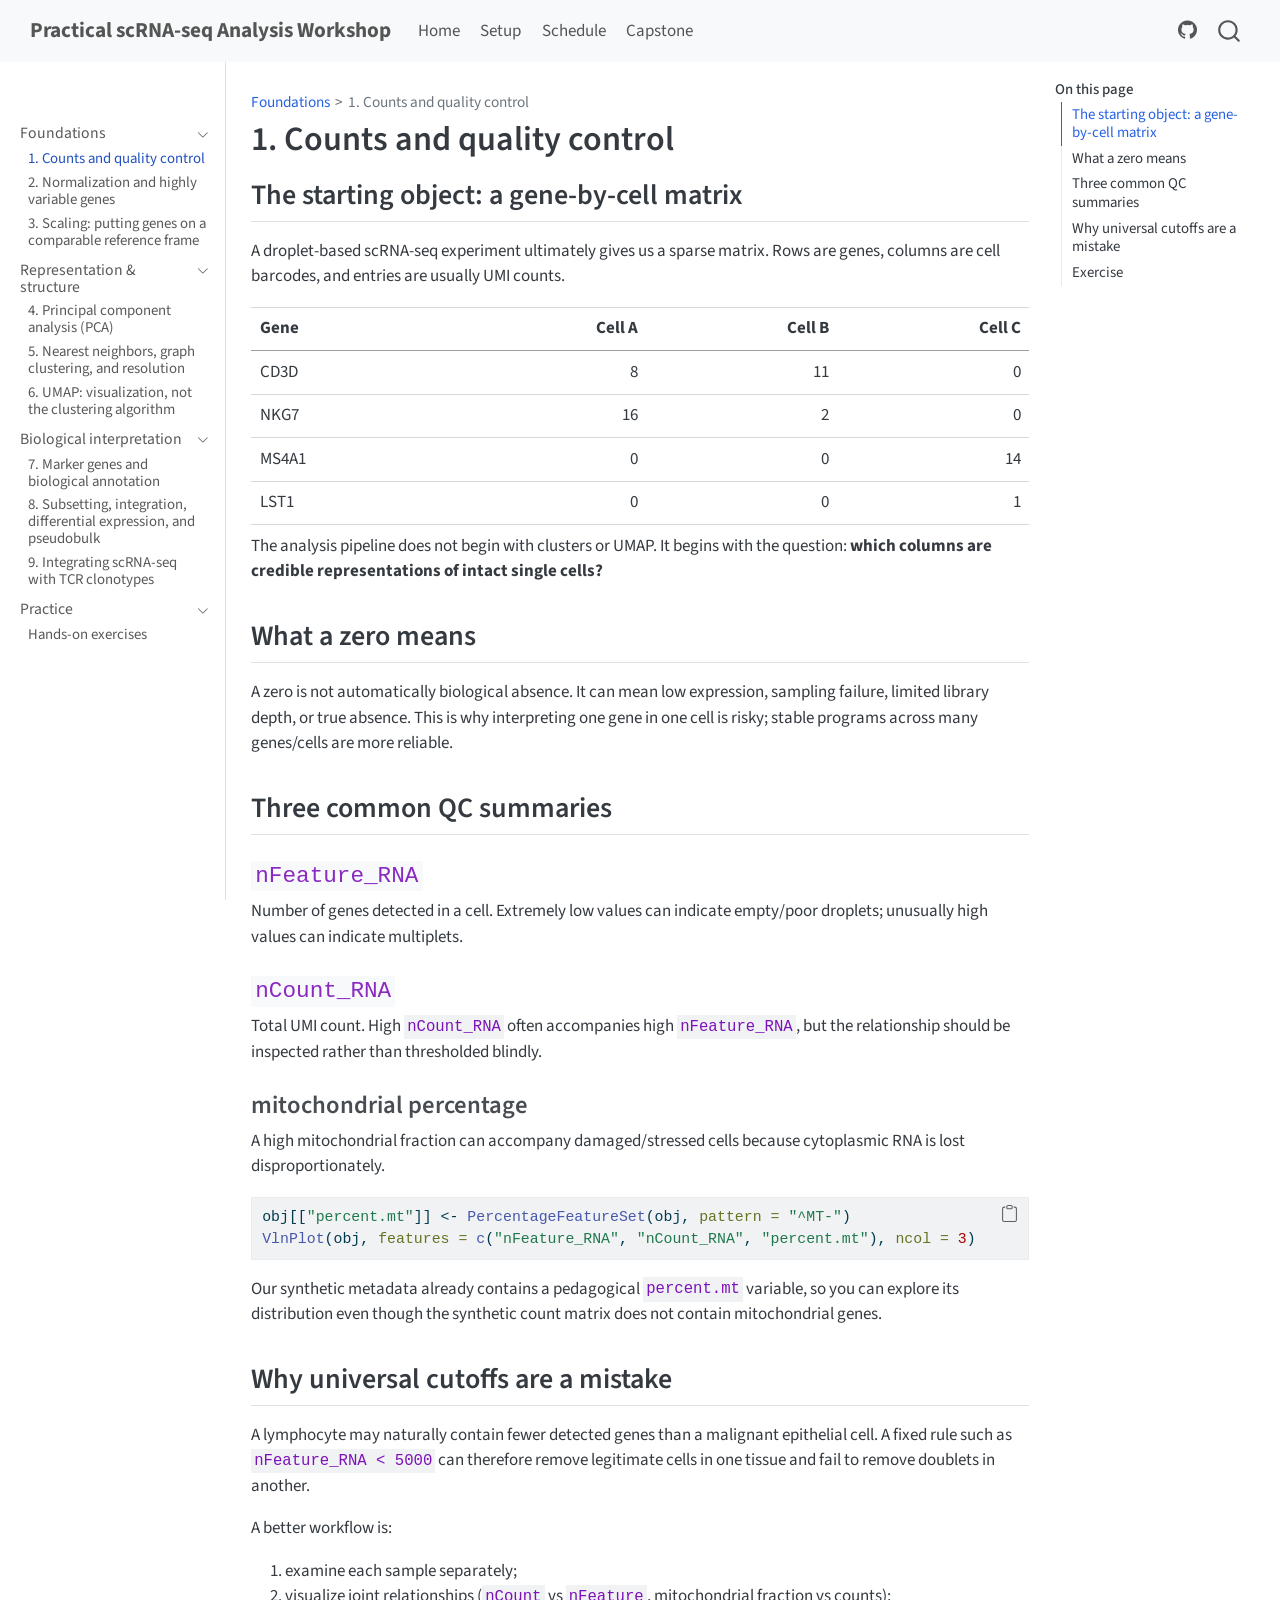
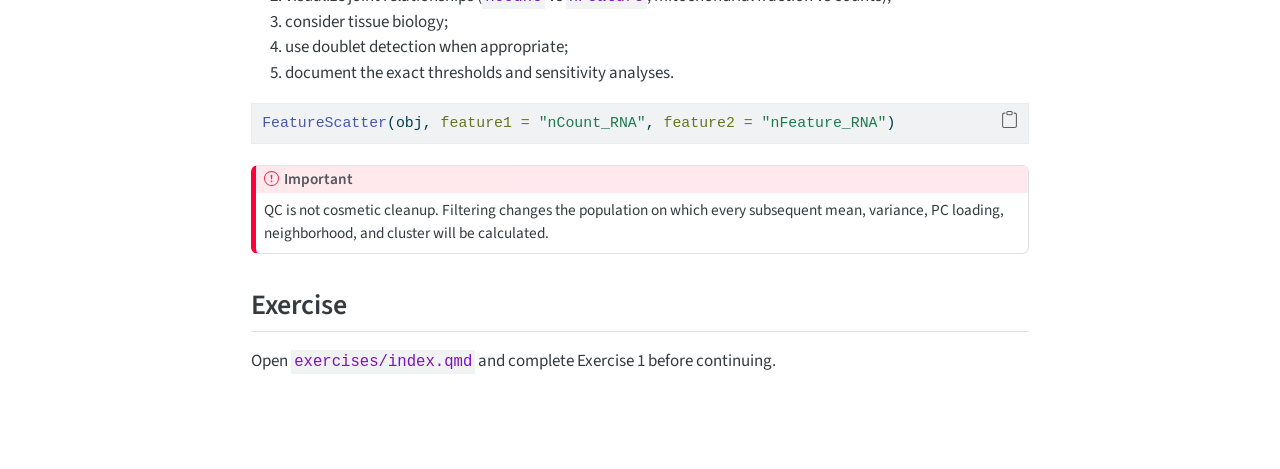
<file: lessons/01-counts-qc.html>
<!DOCTYPE html>
<html xmlns="http://www.w3.org/1999/xhtml" lang="en" xml:lang="en"><head>

<meta charset="utf-8">
<meta name="generator" content="quarto-1.10.18">

<meta name="viewport" content="width=device-width, initial-scale=1.0, user-scalable=yes">


<title>1. Counts and quality control – Practical scRNA-seq Analysis Workshop</title>
<style>
/* Default styles provided by pandoc.
** See https://pandoc.org/MANUAL.html#variables-for-html for config info.
*/
span.smallcaps{font-variant: small-caps;}
div.columns{display: flex; gap: 1.5em;}
div.column{flex: auto;}
@media screen {
div.columns{gap: min(4vw, 1.5em);}
div.column{overflow-x: auto;}
}
div.hanging-indent{margin-left: 1.5em; text-indent: -1.5em;}
ul.task-list{list-style: none;}
ul.task-list li input[type="checkbox"] {
  width: 0.8em;
  margin: 0 0.8em 0.2em -1em; /* quarto-specific, see https://github.com/quarto-dev/quarto-cli/issues/4556 */ 
  vertical-align: middle;
}
/* CSS for syntax highlighting */
html { -webkit-text-size-adjust: 100%; }
pre > code.sourceCode { white-space: pre; position: relative; }
pre > code.sourceCode > span { display: inline-block; line-height: 1.25; }
pre > code.sourceCode > span:empty { height: 1.2em; }
.sourceCode { overflow: visible; }
code.sourceCode > span { color: inherit; text-decoration: inherit; }
div.sourceCode { margin: 1em 0; }
pre.sourceCode { margin: 0; }
@media screen {
div.sourceCode { overflow: auto; }
}
@media print {
pre > code.sourceCode { white-space: pre-wrap; }
pre > code.sourceCode > span { text-indent: -5em; padding-left: 5em; }
}
pre.numberSource code
  { counter-reset: source-line 0; }
pre.numberSource code > span
  { position: relative; left: -4em; counter-increment: source-line; }
pre.numberSource code > span > a:first-child::before
  { content: counter(source-line);
    position: relative; left: -1em; text-align: right; vertical-align: baseline;
    border: none; display: inline-block;
    -webkit-touch-callout: none; -webkit-user-select: none;
    -khtml-user-select: none; -moz-user-select: none;
    -ms-user-select: none; user-select: none;
    padding: 0 4px; width: 4em;
  }
pre.numberSource { margin-left: 3em;  padding-left: 4px; }
div.sourceCode
  {   }
@media screen {
pre > code.sourceCode > span > a:first-child::before { text-decoration: underline; }
}
</style>


<script src="../site_libs/quarto-nav/quarto-nav.js"></script>
<script src="../site_libs/quarto-nav/headroom.min.js"></script>
<script src="../site_libs/clipboard/clipboard.min.js"></script>
<script src="../site_libs/quarto-search/autocomplete.umd.js"></script>
<script src="../site_libs/quarto-search/fuse.min.js"></script>
<script src="../site_libs/quarto-search/quarto-search.js"></script>
<meta name="quarto:offset" content="../">
<script src="../site_libs/quarto-html/quarto.js" type="module"></script>
<script src="../site_libs/quarto-html/tabsets/tabsets.js" type="module"></script>
<script src="../site_libs/quarto-html/popper.min.js"></script>
<script src="../site_libs/quarto-html/tippy.umd.min.js"></script>
<script src="../site_libs/quarto-html/anchor.min.js"></script>
<link href="../site_libs/quarto-html/tippy.css" rel="stylesheet">
<link href="../site_libs/quarto-html/quarto-syntax-highlighting-64a204ab8560d761af7679ceaba22944.css" rel="stylesheet" id="quarto-text-highlighting-styles">
<script src="../site_libs/bootstrap/bootstrap.min.js"></script>
<link href="../site_libs/bootstrap/bootstrap-icons.css" rel="stylesheet">
<link href="../site_libs/bootstrap/bootstrap-ee55caa158e530c0c52bbb44840fb07f.min.css" rel="stylesheet" append-hash="true" id="quarto-bootstrap" data-mode="light">
<script id="quarto-search-options" type="application/json">{
  "location": "navbar",
  "copy-button": false,
  "collapse-after": 3,
  "panel-placement": "end",
  "type": "overlay",
  "limit": 50,
  "keyboard-shortcut": [
    "f",
    "/",
    "s"
  ],
  "show-item-context": false,
  "language": {
    "search-no-results-text": "No results",
    "search-matching-documents-text": "matching documents",
    "search-copy-link-title": "Copy link to search",
    "search-hide-matches-text": "Hide additional matches",
    "search-more-match-text": "more match in this document",
    "search-more-matches-text": "more matches in this document",
    "search-clear-button-title": "Clear",
    "search-text-placeholder": "",
    "search-detached-cancel-button-title": "Cancel",
    "search-submit-button-title": "Submit",
    "search-label": "Search"
  }
}</script>


<link rel="stylesheet" href="../styles.css">
</head>

<body class="nav-sidebar docked nav-fixed quarto-light">

<div id="quarto-search-results"></div>
  <header id="quarto-header" class="headroom fixed-top">
    <nav class="navbar navbar-expand-lg " data-bs-theme="dark">
      <div class="navbar-container container-fluid">
      <div class="navbar-brand-container mx-auto">
    <a class="navbar-brand" href="../index.html">
    <span class="navbar-title">Practical scRNA-seq Analysis Workshop</span>
    </a>
  </div>
            <div id="quarto-search" class="" title="Search"></div>
          <button class="navbar-toggler" type="button" data-bs-toggle="collapse" data-bs-target="#navbarCollapse" aria-controls="navbarCollapse" role="menu" aria-expanded="false" aria-label="Toggle navigation" onclick="if (window.quartoToggleHeadroom) { window.quartoToggleHeadroom(); }">
  <span class="navbar-toggler-icon"></span>
</button>
          <div class="collapse navbar-collapse" id="navbarCollapse">
            <ul class="navbar-nav navbar-nav-scroll me-auto">
  <li class="nav-item">
    <a class="nav-link" href="../index.html"> 
<span class="menu-text">Home</span></a>
  </li>  
  <li class="nav-item">
    <a class="nav-link" href="../setup.html"> 
<span class="menu-text">Setup</span></a>
  </li>  
  <li class="nav-item">
    <a class="nav-link" href="../schedule.html"> 
<span class="menu-text">Schedule</span></a>
  </li>  
  <li class="nav-item">
    <a class="nav-link" href="../capstone.html"> 
<span class="menu-text">Capstone</span></a>
  </li>  
</ul>
            <ul class="navbar-nav navbar-nav-scroll ms-auto">
  <li class="nav-item compact">
    <a class="nav-link" href="https://github.com/aezamora14/scrna-seq-workshop"> <i class="bi bi-github" role="img">
</i> 
<span class="menu-text"></span></a>
  </li>  
</ul>
          </div> <!-- /navcollapse -->
            <div class="quarto-navbar-tools">
</div>
      </div> <!-- /container-fluid -->
    </nav>
  <nav class="quarto-secondary-nav">
    <div class="container-fluid d-flex">
      <button type="button" class="quarto-btn-toggle btn" data-bs-toggle="collapse" role="button" data-bs-target=".quarto-sidebar-collapse-item" aria-controls="quarto-sidebar" aria-expanded="false" aria-label="Toggle sidebar navigation" onclick="if (window.quartoToggleHeadroom) { window.quartoToggleHeadroom(); }">
        <i class="bi bi-layout-text-sidebar-reverse"></i>
      </button>
        <nav class="quarto-page-breadcrumbs" aria-label="breadcrumb"><ol class="breadcrumb"><li class="breadcrumb-item"><a href="../lessons/01-counts-qc.html">Foundations</a></li><li class="breadcrumb-item"><a href="../lessons/01-counts-qc.html">1. Counts and quality control</a></li></ol></nav>
        <a class="flex-grow-1" role="navigation" data-bs-toggle="collapse" data-bs-target=".quarto-sidebar-collapse-item" aria-controls="quarto-sidebar" aria-expanded="false" aria-label="Toggle sidebar navigation" onclick="if (window.quartoToggleHeadroom) { window.quartoToggleHeadroom(); }">      
        </a>
      <button type="button" class="btn quarto-search-button" aria-label="Search" onclick="window.quartoOpenSearch();">
        <i class="bi bi-search"></i>
      </button>
    </div>
  </nav>
</header>
<!-- content -->
<div id="quarto-content" class="quarto-container page-columns page-rows-contents page-layout-article page-navbar">
<!-- sidebar -->
  <nav id="quarto-sidebar" class="sidebar collapse collapse-horizontal quarto-sidebar-collapse-item sidebar-navigation docked overflow-auto">
        <div class="mt-2 flex-shrink-0 align-items-center">
        <div class="sidebar-search">
        <div id="quarto-search" class="" title="Search"></div>
        </div>
        </div>
    <div class="sidebar-menu-container"> 
    <ul class="list-unstyled mt-1">
        <li class="sidebar-item sidebar-item-section">
      <div class="sidebar-item-container"> 
            <a class="sidebar-item-text sidebar-link text-start" data-bs-toggle="collapse" data-bs-target="#quarto-sidebar-section-1" role="navigation" aria-expanded="true">
 <span class="menu-text">Foundations</span></a>
          <a class="sidebar-item-toggle text-start" data-bs-toggle="collapse" data-bs-target="#quarto-sidebar-section-1" role="navigation" aria-expanded="true" aria-label="Toggle section">
            <i class="bi bi-chevron-right ms-2"></i>
          </a> 
      </div>
      <ul id="quarto-sidebar-section-1" class="collapse list-unstyled sidebar-section depth1 show">  
          <li class="sidebar-item">
  <div class="sidebar-item-container"> 
  <a href="../lessons/01-counts-qc.html" class="sidebar-item-text sidebar-link active">
 <span class="menu-text">1. Counts and quality control</span></a>
  </div>
</li>
          <li class="sidebar-item">
  <div class="sidebar-item-container"> 
  <a href="../lessons/02-normalization-hvg.html" class="sidebar-item-text sidebar-link">
 <span class="menu-text">2. Normalization and highly variable genes</span></a>
  </div>
</li>
          <li class="sidebar-item">
  <div class="sidebar-item-container"> 
  <a href="../lessons/03-scaling.html" class="sidebar-item-text sidebar-link">
 <span class="menu-text">3. Scaling: putting genes on a comparable reference frame</span></a>
  </div>
</li>
      </ul>
  </li>
        <li class="sidebar-item sidebar-item-section">
      <div class="sidebar-item-container"> 
            <a class="sidebar-item-text sidebar-link text-start" data-bs-toggle="collapse" data-bs-target="#quarto-sidebar-section-2" role="navigation" aria-expanded="true">
 <span class="menu-text">Representation &amp; structure</span></a>
          <a class="sidebar-item-toggle text-start" data-bs-toggle="collapse" data-bs-target="#quarto-sidebar-section-2" role="navigation" aria-expanded="true" aria-label="Toggle section">
            <i class="bi bi-chevron-right ms-2"></i>
          </a> 
      </div>
      <ul id="quarto-sidebar-section-2" class="collapse list-unstyled sidebar-section depth1 show">  
          <li class="sidebar-item">
  <div class="sidebar-item-container"> 
  <a href="../lessons/04-pca.html" class="sidebar-item-text sidebar-link">
 <span class="menu-text">4. Principal component analysis (PCA)</span></a>
  </div>
</li>
          <li class="sidebar-item">
  <div class="sidebar-item-container"> 
  <a href="../lessons/05-neighbors-clustering.html" class="sidebar-item-text sidebar-link">
 <span class="menu-text">5. Nearest neighbors, graph clustering, and resolution</span></a>
  </div>
</li>
          <li class="sidebar-item">
  <div class="sidebar-item-container"> 
  <a href="../lessons/06-umap.html" class="sidebar-item-text sidebar-link">
 <span class="menu-text">6. UMAP: visualization, not the clustering algorithm</span></a>
  </div>
</li>
      </ul>
  </li>
        <li class="sidebar-item sidebar-item-section">
      <div class="sidebar-item-container"> 
            <a class="sidebar-item-text sidebar-link text-start" data-bs-toggle="collapse" data-bs-target="#quarto-sidebar-section-3" role="navigation" aria-expanded="true">
 <span class="menu-text">Biological interpretation</span></a>
          <a class="sidebar-item-toggle text-start" data-bs-toggle="collapse" data-bs-target="#quarto-sidebar-section-3" role="navigation" aria-expanded="true" aria-label="Toggle section">
            <i class="bi bi-chevron-right ms-2"></i>
          </a> 
      </div>
      <ul id="quarto-sidebar-section-3" class="collapse list-unstyled sidebar-section depth1 show">  
          <li class="sidebar-item">
  <div class="sidebar-item-container"> 
  <a href="../lessons/07-markers-annotation.html" class="sidebar-item-text sidebar-link">
 <span class="menu-text">7. Marker genes and biological annotation</span></a>
  </div>
</li>
          <li class="sidebar-item">
  <div class="sidebar-item-container"> 
  <a href="../lessons/08-subsetting-integration-de.html" class="sidebar-item-text sidebar-link">
 <span class="menu-text">8. Subsetting, integration, differential expression, and pseudobulk</span></a>
  </div>
</li>
          <li class="sidebar-item">
  <div class="sidebar-item-container"> 
  <a href="../lessons/09-tcr-integration.html" class="sidebar-item-text sidebar-link">
 <span class="menu-text">9. Integrating scRNA-seq with TCR clonotypes</span></a>
  </div>
</li>
      </ul>
  </li>
        <li class="sidebar-item sidebar-item-section">
      <div class="sidebar-item-container"> 
            <a class="sidebar-item-text sidebar-link text-start" data-bs-toggle="collapse" data-bs-target="#quarto-sidebar-section-4" role="navigation" aria-expanded="true">
 <span class="menu-text">Practice</span></a>
          <a class="sidebar-item-toggle text-start" data-bs-toggle="collapse" data-bs-target="#quarto-sidebar-section-4" role="navigation" aria-expanded="true" aria-label="Toggle section">
            <i class="bi bi-chevron-right ms-2"></i>
          </a> 
      </div>
      <ul id="quarto-sidebar-section-4" class="collapse list-unstyled sidebar-section depth1 show">  
          <li class="sidebar-item">
  <div class="sidebar-item-container"> 
  <a href="../exercises/index.html" class="sidebar-item-text sidebar-link">
 <span class="menu-text">Hands-on exercises</span></a>
  </div>
</li>
      </ul>
  </li>
    </ul>
    </div>
</nav>
<div id="quarto-sidebar-glass" class="quarto-sidebar-collapse-item" data-bs-toggle="collapse" data-bs-target=".quarto-sidebar-collapse-item"></div>
<!-- margin-sidebar -->
    <div id="quarto-margin-sidebar" class="sidebar margin-sidebar">
        <nav id="TOC" role="doc-toc" class="toc-active">
    <h2 id="toc-title">On this page</h2>
   
  <ul>
  <li><a href="#the-starting-object-a-gene-by-cell-matrix" id="toc-the-starting-object-a-gene-by-cell-matrix" class="nav-link active" data-scroll-target="#the-starting-object-a-gene-by-cell-matrix">The starting object: a gene-by-cell matrix</a></li>
  <li><a href="#what-a-zero-means" id="toc-what-a-zero-means" class="nav-link" data-scroll-target="#what-a-zero-means">What a zero means</a></li>
  <li><a href="#three-common-qc-summaries" id="toc-three-common-qc-summaries" class="nav-link" data-scroll-target="#three-common-qc-summaries">Three common QC summaries</a>
  <ul class="collapse">
  <li><a href="#nfeature_rna" id="toc-nfeature_rna" class="nav-link" data-scroll-target="#nfeature_rna"><code>nFeature_RNA</code></a></li>
  <li><a href="#ncount_rna" id="toc-ncount_rna" class="nav-link" data-scroll-target="#ncount_rna"><code>nCount_RNA</code></a></li>
  <li><a href="#mitochondrial-percentage" id="toc-mitochondrial-percentage" class="nav-link" data-scroll-target="#mitochondrial-percentage">mitochondrial percentage</a></li>
  </ul></li>
  <li><a href="#why-universal-cutoffs-are-a-mistake" id="toc-why-universal-cutoffs-are-a-mistake" class="nav-link" data-scroll-target="#why-universal-cutoffs-are-a-mistake">Why universal cutoffs are a mistake</a></li>
  <li><a href="#exercise" id="toc-exercise" class="nav-link" data-scroll-target="#exercise">Exercise</a></li>
  </ul>
</nav>
    </div>
<!-- main -->
<main class="content" id="quarto-document-content">

<header id="title-block-header" class="quarto-title-block default"><nav class="quarto-page-breadcrumbs quarto-title-breadcrumbs d-none d-lg-block" aria-label="breadcrumb"><ol class="breadcrumb"><li class="breadcrumb-item"><a href="../lessons/01-counts-qc.html">Foundations</a></li><li class="breadcrumb-item"><a href="../lessons/01-counts-qc.html">1. Counts and quality control</a></li></ol></nav>
<div class="quarto-title">
<h1 class="title">1. Counts and quality control</h1>
</div>



<div class="quarto-title-meta">

    
  
    
  </div>
  


</header>


<section id="the-starting-object-a-gene-by-cell-matrix" class="level2">
<h2 class="anchored" data-anchor-id="the-starting-object-a-gene-by-cell-matrix">The starting object: a gene-by-cell matrix</h2>
<p>A droplet-based scRNA-seq experiment ultimately gives us a sparse matrix. Rows are genes, columns are cell barcodes, and entries are usually UMI counts.</p>
<table class="caption-top table">
<thead>
<tr class="header">
<th>Gene</th>
<th style="text-align: right;">Cell A</th>
<th style="text-align: right;">Cell B</th>
<th style="text-align: right;">Cell C</th>
</tr>
</thead>
<tbody>
<tr class="odd">
<td>CD3D</td>
<td style="text-align: right;">8</td>
<td style="text-align: right;">11</td>
<td style="text-align: right;">0</td>
</tr>
<tr class="even">
<td>NKG7</td>
<td style="text-align: right;">16</td>
<td style="text-align: right;">2</td>
<td style="text-align: right;">0</td>
</tr>
<tr class="odd">
<td>MS4A1</td>
<td style="text-align: right;">0</td>
<td style="text-align: right;">0</td>
<td style="text-align: right;">14</td>
</tr>
<tr class="even">
<td>LST1</td>
<td style="text-align: right;">0</td>
<td style="text-align: right;">0</td>
<td style="text-align: right;">1</td>
</tr>
</tbody>
</table>
<p>The analysis pipeline does not begin with clusters or UMAP. It begins with the question: <strong>which columns are credible representations of intact single cells?</strong></p>
</section>
<section id="what-a-zero-means" class="level2">
<h2 class="anchored" data-anchor-id="what-a-zero-means">What a zero means</h2>
<p>A zero is not automatically biological absence. It can mean low expression, sampling failure, limited library depth, or true absence. This is why interpreting one gene in one cell is risky; stable programs across many genes/cells are more reliable.</p>
</section>
<section id="three-common-qc-summaries" class="level2">
<h2 class="anchored" data-anchor-id="three-common-qc-summaries">Three common QC summaries</h2>
<section id="nfeature_rna" class="level3">
<h3 class="anchored" data-anchor-id="nfeature_rna"><code>nFeature_RNA</code></h3>
<p>Number of genes detected in a cell. Extremely low values can indicate empty/poor droplets; unusually high values can indicate multiplets.</p>
</section>
<section id="ncount_rna" class="level3">
<h3 class="anchored" data-anchor-id="ncount_rna"><code>nCount_RNA</code></h3>
<p>Total UMI count. High <code>nCount_RNA</code> often accompanies high <code>nFeature_RNA</code>, but the relationship should be inspected rather than thresholded blindly.</p>
</section>
<section id="mitochondrial-percentage" class="level3">
<h3 class="anchored" data-anchor-id="mitochondrial-percentage">mitochondrial percentage</h3>
<p>A high mitochondrial fraction can accompany damaged/stressed cells because cytoplasmic RNA is lost disproportionately.</p>
<div class="code-copy-outer-scaffold"><div class="sourceCode" id="cb1"><pre class="sourceCode r code-with-copy"><code class="sourceCode r"><span id="cb1-1"><a href="#cb1-1" aria-hidden="true" tabindex="-1"></a>obj[[<span class="st">"percent.mt"</span>]] <span class="ot">&lt;-</span> <span class="fu">PercentageFeatureSet</span>(obj, <span class="at">pattern =</span> <span class="st">"^MT-"</span>)</span>
<span id="cb1-2"><a href="#cb1-2" aria-hidden="true" tabindex="-1"></a><span class="fu">VlnPlot</span>(obj, <span class="at">features =</span> <span class="fu">c</span>(<span class="st">"nFeature_RNA"</span>, <span class="st">"nCount_RNA"</span>, <span class="st">"percent.mt"</span>), <span class="at">ncol =</span> <span class="dv">3</span>)</span></code></pre></div><button title="Copy to Clipboard" class="code-copy-button"><i class="bi"></i></button></div>
<p>Our synthetic metadata already contains a pedagogical <code>percent.mt</code> variable, so you can explore its distribution even though the synthetic count matrix does not contain mitochondrial genes.</p>
</section>
</section>
<section id="why-universal-cutoffs-are-a-mistake" class="level2">
<h2 class="anchored" data-anchor-id="why-universal-cutoffs-are-a-mistake">Why universal cutoffs are a mistake</h2>
<p>A lymphocyte may naturally contain fewer detected genes than a malignant epithelial cell. A fixed rule such as <code>nFeature_RNA &lt; 5000</code> can therefore remove legitimate cells in one tissue and fail to remove doublets in another.</p>
<p>A better workflow is:</p>
<ol type="1">
<li>examine each sample separately;</li>
<li>visualize joint relationships (<code>nCount</code> vs <code>nFeature</code>, mitochondrial fraction vs counts);</li>
<li>consider tissue biology;</li>
<li>use doublet detection when appropriate;</li>
<li>document the exact thresholds and sensitivity analyses.</li>
</ol>
<div class="code-copy-outer-scaffold"><div class="sourceCode" id="cb2"><pre class="sourceCode r code-with-copy"><code class="sourceCode r"><span id="cb2-1"><a href="#cb2-1" aria-hidden="true" tabindex="-1"></a><span class="fu">FeatureScatter</span>(obj, <span class="at">feature1 =</span> <span class="st">"nCount_RNA"</span>, <span class="at">feature2 =</span> <span class="st">"nFeature_RNA"</span>)</span></code></pre></div><button title="Copy to Clipboard" class="code-copy-button"><i class="bi"></i></button></div>
<div class="callout callout-style-default callout-important callout-titled">
<div class="callout-header d-flex align-content-center">
<div class="callout-icon-container">
<i class="callout-icon"></i>
</div>
<div class="callout-title-container flex-fill">
Important
</div>
</div>
<div class="callout-body-container callout-body">
<p>QC is not cosmetic cleanup. Filtering changes the population on which every subsequent mean, variance, PC loading, neighborhood, and cluster will be calculated.</p>
</div>
</div>
</section>
<section id="exercise" class="level2">
<h2 class="anchored" data-anchor-id="exercise">Exercise</h2>
<p>Open <code>exercises/index.qmd</code> and complete Exercise 1 before continuing.</p>


</section>

</main> <!-- /main -->
<script id="quarto-html-after-body" type="application/javascript">
  window.document.addEventListener("DOMContentLoaded", function (event) {
    const icon = "";
    const anchorJS = new window.AnchorJS();
    anchorJS.options = {
      placement: 'right',
      icon: icon
    };
    anchorJS.add('.anchored');
    const isCodeAnnotation = (el) => {
      for (const clz of el.classList) {
        if (clz.startsWith('code-annotation-')) {                     
          return true;
        }
      }
      return false;
    }
    const onCopySuccess = function(e) {
      // button target
      const button = e.trigger;
      // don't keep focus
      button.blur();
      // flash "checked"
      button.classList.add('code-copy-button-checked');
      var currentTitle = button.getAttribute("title");
      button.setAttribute("title", "Copied!");
      let tooltip;
      if (window.bootstrap) {
        button.setAttribute("data-bs-toggle", "tooltip");
        button.setAttribute("data-bs-placement", "left");
        button.setAttribute("data-bs-title", "Copied!");
        tooltip = new bootstrap.Tooltip(button, 
          { trigger: "manual", 
            customClass: "code-copy-button-tooltip",
            offset: [0, -8]});
        tooltip.show();    
      }
      setTimeout(function() {
        if (tooltip) {
          tooltip.hide();
          button.removeAttribute("data-bs-title");
          button.removeAttribute("data-bs-toggle");
          button.removeAttribute("data-bs-placement");
        }
        button.setAttribute("title", currentTitle);
        button.classList.remove('code-copy-button-checked');
      }, 1000);
      // clear code selection
      e.clearSelection();
    }
    const getTextToCopy = function(trigger) {
      const outerScaffold = trigger.parentElement.cloneNode(true);
      const codeEl = outerScaffold.querySelector('code');
      for (const childEl of codeEl.children) {
        if (isCodeAnnotation(childEl)) {
          childEl.remove();
        }
      }
      return codeEl.innerText;
    }
    const clipboard = new window.ClipboardJS('.code-copy-button:not([data-in-quarto-modal])', {
      text: getTextToCopy
    });
    clipboard.on('success', onCopySuccess);
    if (window.document.getElementById('quarto-embedded-source-code-modal')) {
      const clipboardModal = new window.ClipboardJS('.code-copy-button[data-in-quarto-modal]', {
        text: getTextToCopy,
        container: window.document.getElementById('quarto-embedded-source-code-modal')
      });
      clipboardModal.on('success', onCopySuccess);
    }
      var localhostRegex = new RegExp(/^(?:http|https):\/\/localhost\:?[0-9]*\//);
      var mailtoRegex = new RegExp(/^mailto:/);
        var filterRegex = new RegExp("https:\/\/aezamora14\.github\.io\/scrna-seq-workshop\/");
      var isInternal = (href) => {
          return filterRegex.test(href) || localhostRegex.test(href) || mailtoRegex.test(href);
      }
      // Inspect non-navigation links and adorn them if external
     var links = window.document.querySelectorAll('a[href]:not(.nav-link):not(.navbar-brand):not(.toc-action):not(.sidebar-link):not(.sidebar-item-toggle):not(.pagination-link):not(.no-external):not([aria-hidden]):not(.dropdown-item):not(.quarto-navigation-tool):not(.about-link)');
      for (var i=0; i<links.length; i++) {
        const link = links[i];
        if (!isInternal(link.href)) {
          // undo the damage that might have been done by quarto-nav.js in the case of
          // links that we want to consider external
          if (link.dataset.originalHref !== undefined) {
            link.href = link.dataset.originalHref;
          }
        }
      }
    function tippyHover(el, contentFn, onTriggerFn, onUntriggerFn) {
      const config = {
        allowHTML: true,
        maxWidth: 500,
        delay: 100,
        arrow: false,
        appendTo: function(el) {
            return el.parentElement;
        },
        interactive: true,
        interactiveBorder: 10,
        theme: 'quarto',
        placement: 'bottom-start',
      };
      if (contentFn) {
        config.content = contentFn;
      }
      if (onTriggerFn) {
        config.onTrigger = onTriggerFn;
      }
      if (onUntriggerFn) {
        config.onUntrigger = onUntriggerFn;
      }
      window.tippy(el, config); 
    }
    const noterefs = window.document.querySelectorAll('a[role="doc-noteref"]');
    for (var i=0; i<noterefs.length; i++) {
      const ref = noterefs[i];
      tippyHover(ref, function() {
        // use id or data attribute instead here
        let href = ref.getAttribute('data-footnote-href') || ref.getAttribute('href');
        try { href = new URL(href).hash; } catch {}
        const id = href.replace(/^#\/?/, "");
        const note = window.document.getElementById(id);
        if (note) {
          return note.innerHTML;
        } else {
          return "";
        }
      });
    }
    const xrefs = window.document.querySelectorAll('a.quarto-xref');
    const processXRef = (id, note) => {
      // Strip column container classes
      const stripColumnClz = (el) => {
        el.classList.remove("page-full", "page-columns");
        if (el.children) {
          for (const child of el.children) {
            stripColumnClz(child);
          }
        }
      }
      stripColumnClz(note)
      if (id === null || id.startsWith('sec-')) {
        // Special case sections, only their first couple elements
        const container = document.createElement("div");
        if (note.children && note.children.length > 2) {
          container.appendChild(note.children[0].cloneNode(true));
          for (let i = 1; i < note.children.length; i++) {
            const child = note.children[i];
            if (child.tagName === "P" && child.innerText === "") {
              continue;
            } else {
              container.appendChild(child.cloneNode(true));
              break;
            }
          }
          if (window.Quarto?.typesetMath) {
            window.Quarto.typesetMath(container);
          }
          return container.innerHTML
        } else {
          if (window.Quarto?.typesetMath) {
            window.Quarto.typesetMath(note);
          }
          return note.innerHTML;
        }
      } else {
        // Remove any anchor links if they are present
        const anchorLink = note.querySelector('a.anchorjs-link');
        if (anchorLink) {
          anchorLink.remove();
        }
        if (window.Quarto?.typesetMath) {
          window.Quarto.typesetMath(note);
        }
        if (note.classList.contains("callout")) {
          return note.outerHTML;
        } else {
          return note.innerHTML;
        }
      }
    }
    for (var i=0; i<xrefs.length; i++) {
      const xref = xrefs[i];
      tippyHover(xref, undefined, function(instance) {
        instance.disable();
        let url = xref.getAttribute('href');
        let hash = undefined; 
        if (url.startsWith('#')) {
          hash = url;
        } else {
          try { hash = new URL(url).hash; } catch {}
        }
        if (hash) {
          const id = hash.replace(/^#\/?/, "");
          const note = window.document.getElementById(id);
          if (note !== null) {
            try {
              const html = processXRef(id, note.cloneNode(true));
              instance.setContent(html);
            } finally {
              instance.enable();
              instance.show();
            }
          } else {
            // See if we can fetch this
            fetch(url.split('#')[0])
            .then(res => res.text())
            .then(html => {
              const parser = new DOMParser();
              const htmlDoc = parser.parseFromString(html, "text/html");
              const note = htmlDoc.getElementById(id);
              if (note !== null) {
                const html = processXRef(id, note);
                instance.setContent(html);
              } 
            }).finally(() => {
              instance.enable();
              instance.show();
            });
          }
        } else {
          // See if we can fetch a full url (with no hash to target)
          // This is a special case and we should probably do some content thinning / targeting
          fetch(url)
          .then(res => res.text())
          .then(html => {
            const parser = new DOMParser();
            const htmlDoc = parser.parseFromString(html, "text/html");
            const note = htmlDoc.querySelector('main.content');
            if (note !== null) {
              // This should only happen for chapter cross references
              // (since there is no id in the URL)
              // remove the first header
              if (note.children.length > 0 && note.children[0].tagName === "HEADER") {
                note.children[0].remove();
              }
              const html = processXRef(null, note);
              instance.setContent(html);
            } 
          }).finally(() => {
            instance.enable();
            instance.show();
          });
        }
      }, function(instance) {
      });
    }
        let selectedAnnoteEl;
        const selectorForAnnotation = ( cell, annotation) => {
          let cellAttr = 'data-code-cell="' + cell + '"';
          let lineAttr = 'data-code-annotation="' +  annotation + '"';
          const selector = 'span[' + cellAttr + '][' + lineAttr + ']';
          return selector;
        }
        const selectCodeLines = (annoteEl) => {
          const doc = window.document;
          const targetCell = annoteEl.getAttribute("data-target-cell");
          const targetAnnotation = annoteEl.getAttribute("data-target-annotation");
          const annoteSpan = window.document.querySelector(selectorForAnnotation(targetCell, targetAnnotation));
          const lines = annoteSpan.getAttribute("data-code-lines").split(",");
          const lineIds = lines.map((line) => {
            return targetCell + "-" + line;
          })
          let top = null;
          let height = null;
          let parent = null;
          if (lineIds.length > 0) {
              //compute the position of the single el (top and bottom and make a div)
              const el = window.document.getElementById(lineIds[0]);
              top = el.offsetTop;
              height = el.offsetHeight;
              parent = el.parentElement.parentElement;
            if (lineIds.length > 1) {
              const lastEl = window.document.getElementById(lineIds[lineIds.length - 1]);
              const bottom = lastEl.offsetTop + lastEl.offsetHeight;
              height = bottom - top;
            }
            if (top !== null && height !== null && parent !== null) {
              // cook up a div (if necessary) and position it 
              let div = window.document.getElementById("code-annotation-line-highlight");
              if (div === null) {
                div = window.document.createElement("div");
                div.setAttribute("id", "code-annotation-line-highlight");
                div.style.position = 'absolute';
                parent.appendChild(div);
              }
              div.style.top = top - 2 + "px";
              div.style.height = height + 4 + "px";
              div.style.left = 0;
              let gutterDiv = window.document.getElementById("code-annotation-line-highlight-gutter");
              if (gutterDiv === null) {
                gutterDiv = window.document.createElement("div");
                gutterDiv.setAttribute("id", "code-annotation-line-highlight-gutter");
                gutterDiv.style.position = 'absolute';
                const codeCell = window.document.getElementById(targetCell);
                const gutter = codeCell.querySelector('.code-annotation-gutter');
                gutter.appendChild(gutterDiv);
              }
              gutterDiv.style.top = top - 2 + "px";
              gutterDiv.style.height = height + 4 + "px";
            }
            selectedAnnoteEl = annoteEl;
          }
        };
        const unselectCodeLines = () => {
          const elementsIds = ["code-annotation-line-highlight", "code-annotation-line-highlight-gutter"];
          elementsIds.forEach((elId) => {
            const div = window.document.getElementById(elId);
            if (div) {
              div.remove();
            }
          });
          selectedAnnoteEl = undefined;
        };
          // Handle positioning of the toggle
      window.addEventListener(
        "resize",
        throttle(() => {
          elRect = undefined;
          if (selectedAnnoteEl) {
            selectCodeLines(selectedAnnoteEl);
          }
        }, 10)
      );
      function throttle(fn, ms) {
      let throttle = false;
      let timer;
        return (...args) => {
          if(!throttle) { // first call gets through
              fn.apply(this, args);
              throttle = true;
          } else { // all the others get throttled
              if(timer) clearTimeout(timer); // cancel #2
              timer = setTimeout(() => {
                fn.apply(this, args);
                timer = throttle = false;
              }, ms);
          }
        };
      }
        // Attach click handler to the DT
        const annoteDls = window.document.querySelectorAll('dt[data-target-cell]');
        for (const annoteDlNode of annoteDls) {
          annoteDlNode.addEventListener('click', (event) => {
            const clickedEl = event.target;
            if (clickedEl !== selectedAnnoteEl) {
              unselectCodeLines();
              const activeEl = window.document.querySelector('dt[data-target-cell].code-annotation-active');
              if (activeEl) {
                activeEl.classList.remove('code-annotation-active');
              }
              selectCodeLines(clickedEl);
              clickedEl.classList.add('code-annotation-active');
            } else {
              // Unselect the line
              unselectCodeLines();
              clickedEl.classList.remove('code-annotation-active');
            }
          });
        }
    const findCites = (el) => {
      const parentEl = el.parentElement;
      if (parentEl) {
        const cites = parentEl.dataset.cites;
        if (cites) {
          return {
            el,
            cites: cites.split(' ')
          };
        } else {
          return findCites(el.parentElement)
        }
      } else {
        return undefined;
      }
    };
    var bibliorefs = window.document.querySelectorAll('a[role="doc-biblioref"]');
    for (var i=0; i<bibliorefs.length; i++) {
      const ref = bibliorefs[i];
      const citeInfo = findCites(ref);
      if (citeInfo) {
        tippyHover(citeInfo.el, function() {
          var popup = window.document.createElement('div');
          citeInfo.cites.forEach(function(cite) {
            var citeDiv = window.document.createElement('div');
            citeDiv.classList.add('hanging-indent');
            citeDiv.classList.add('csl-entry');
            var biblioDiv = window.document.getElementById('ref-' + cite);
            if (biblioDiv) {
              citeDiv.innerHTML = biblioDiv.innerHTML;
            }
            popup.appendChild(citeDiv);
          });
          return popup.innerHTML;
        });
      }
    }
  });
  </script>
</div> <!-- /content -->




</body></html>
</file>
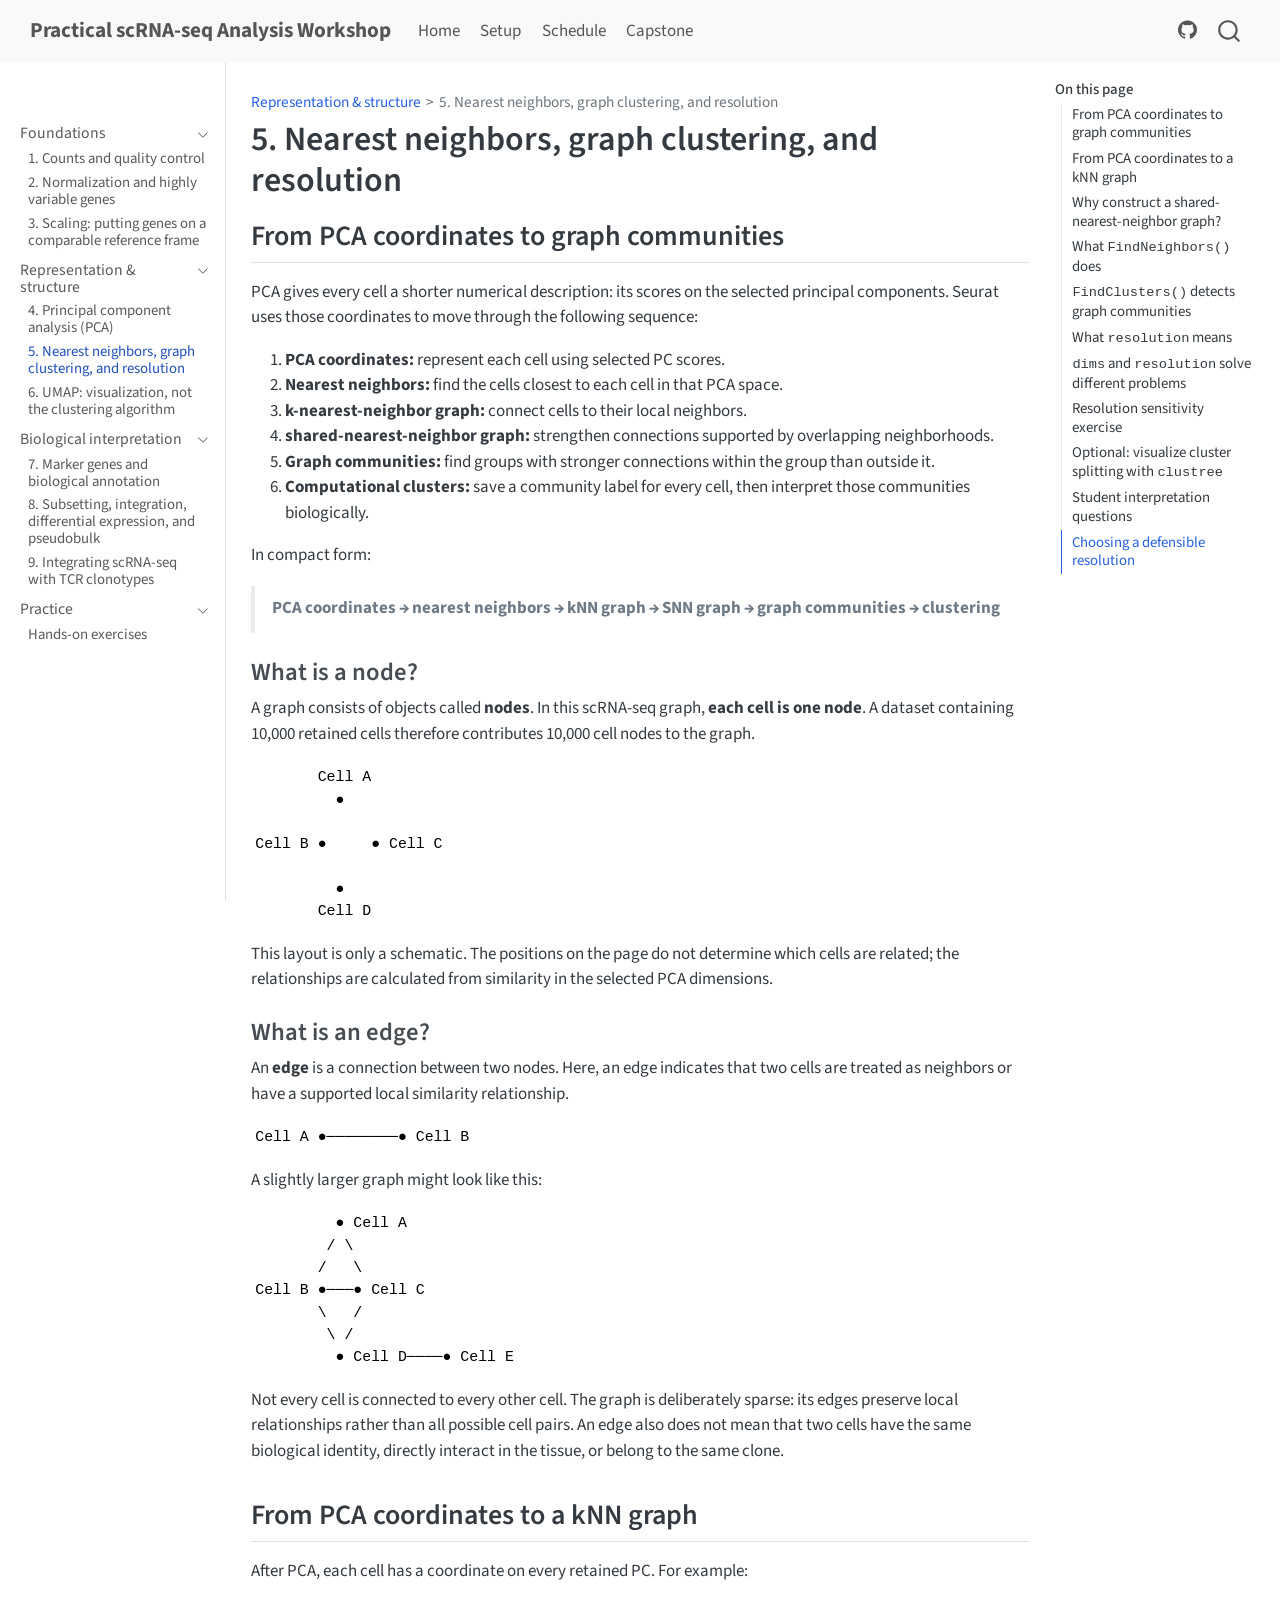
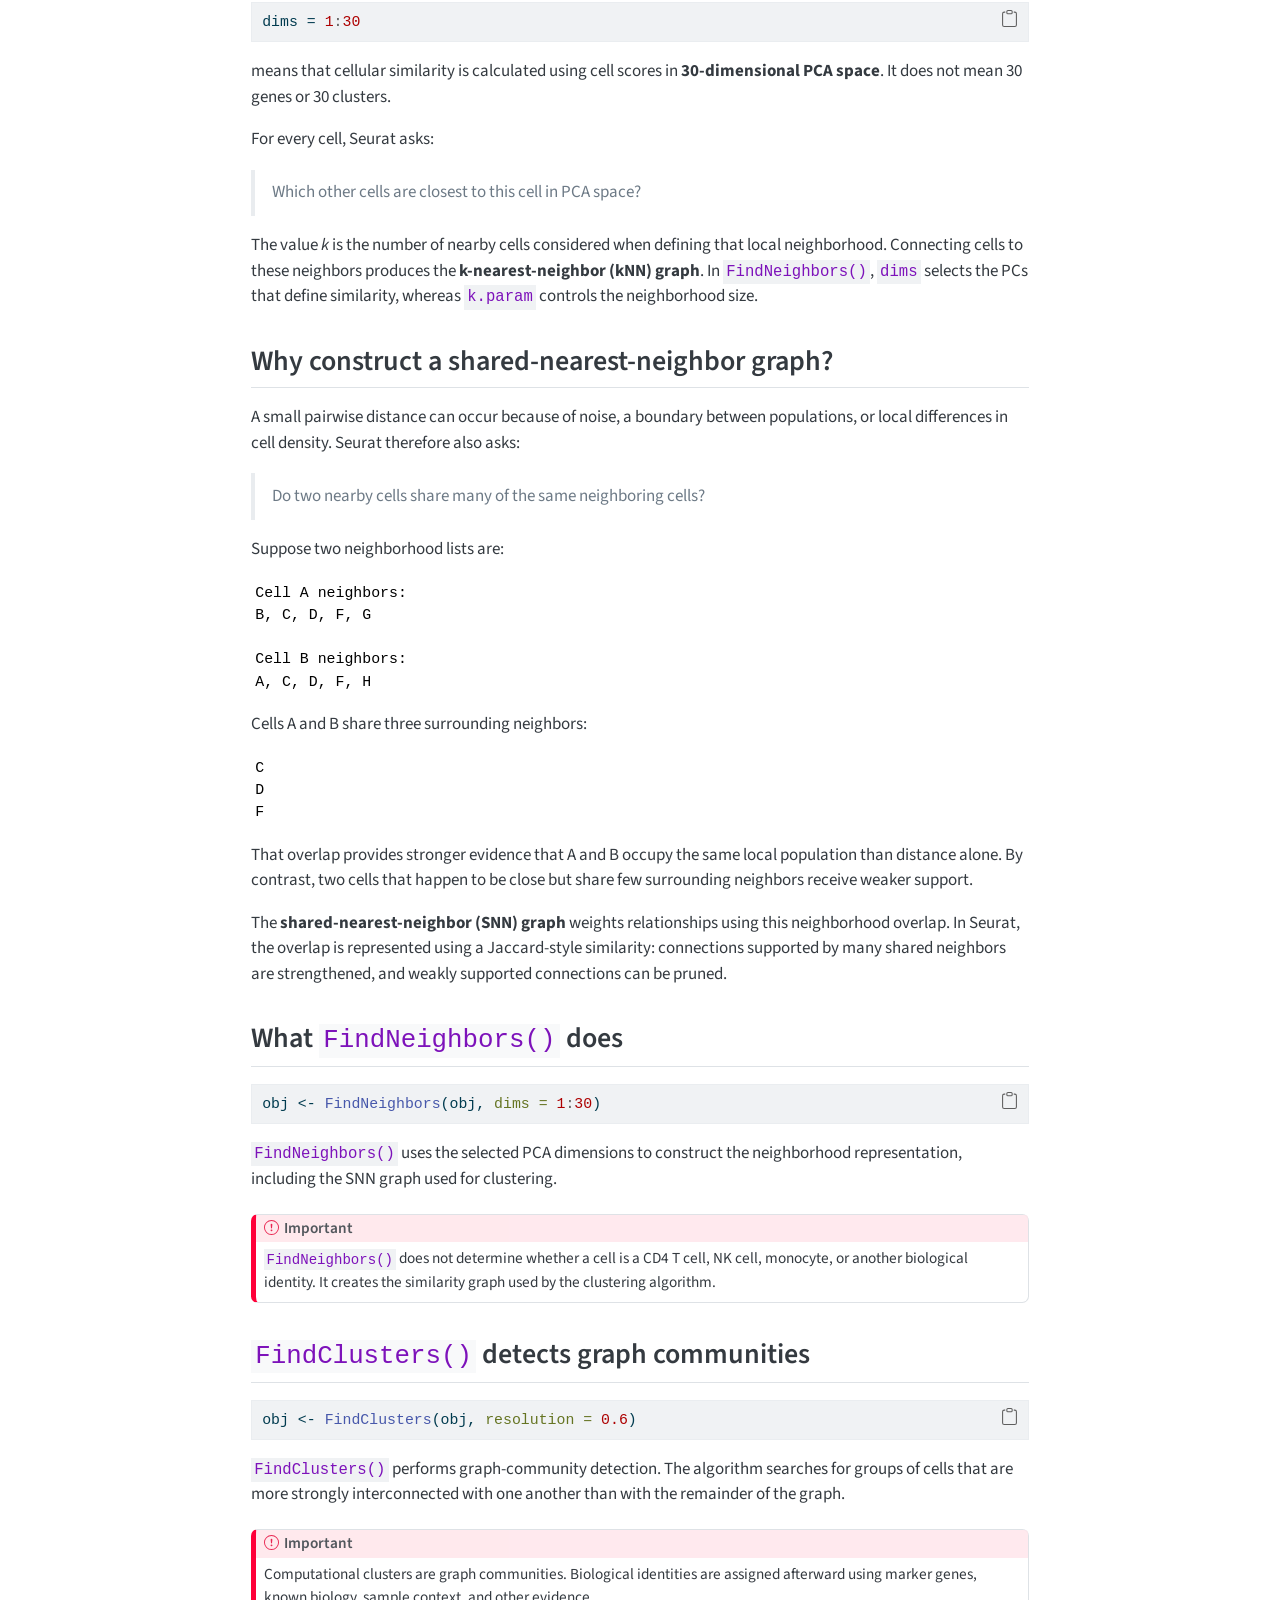
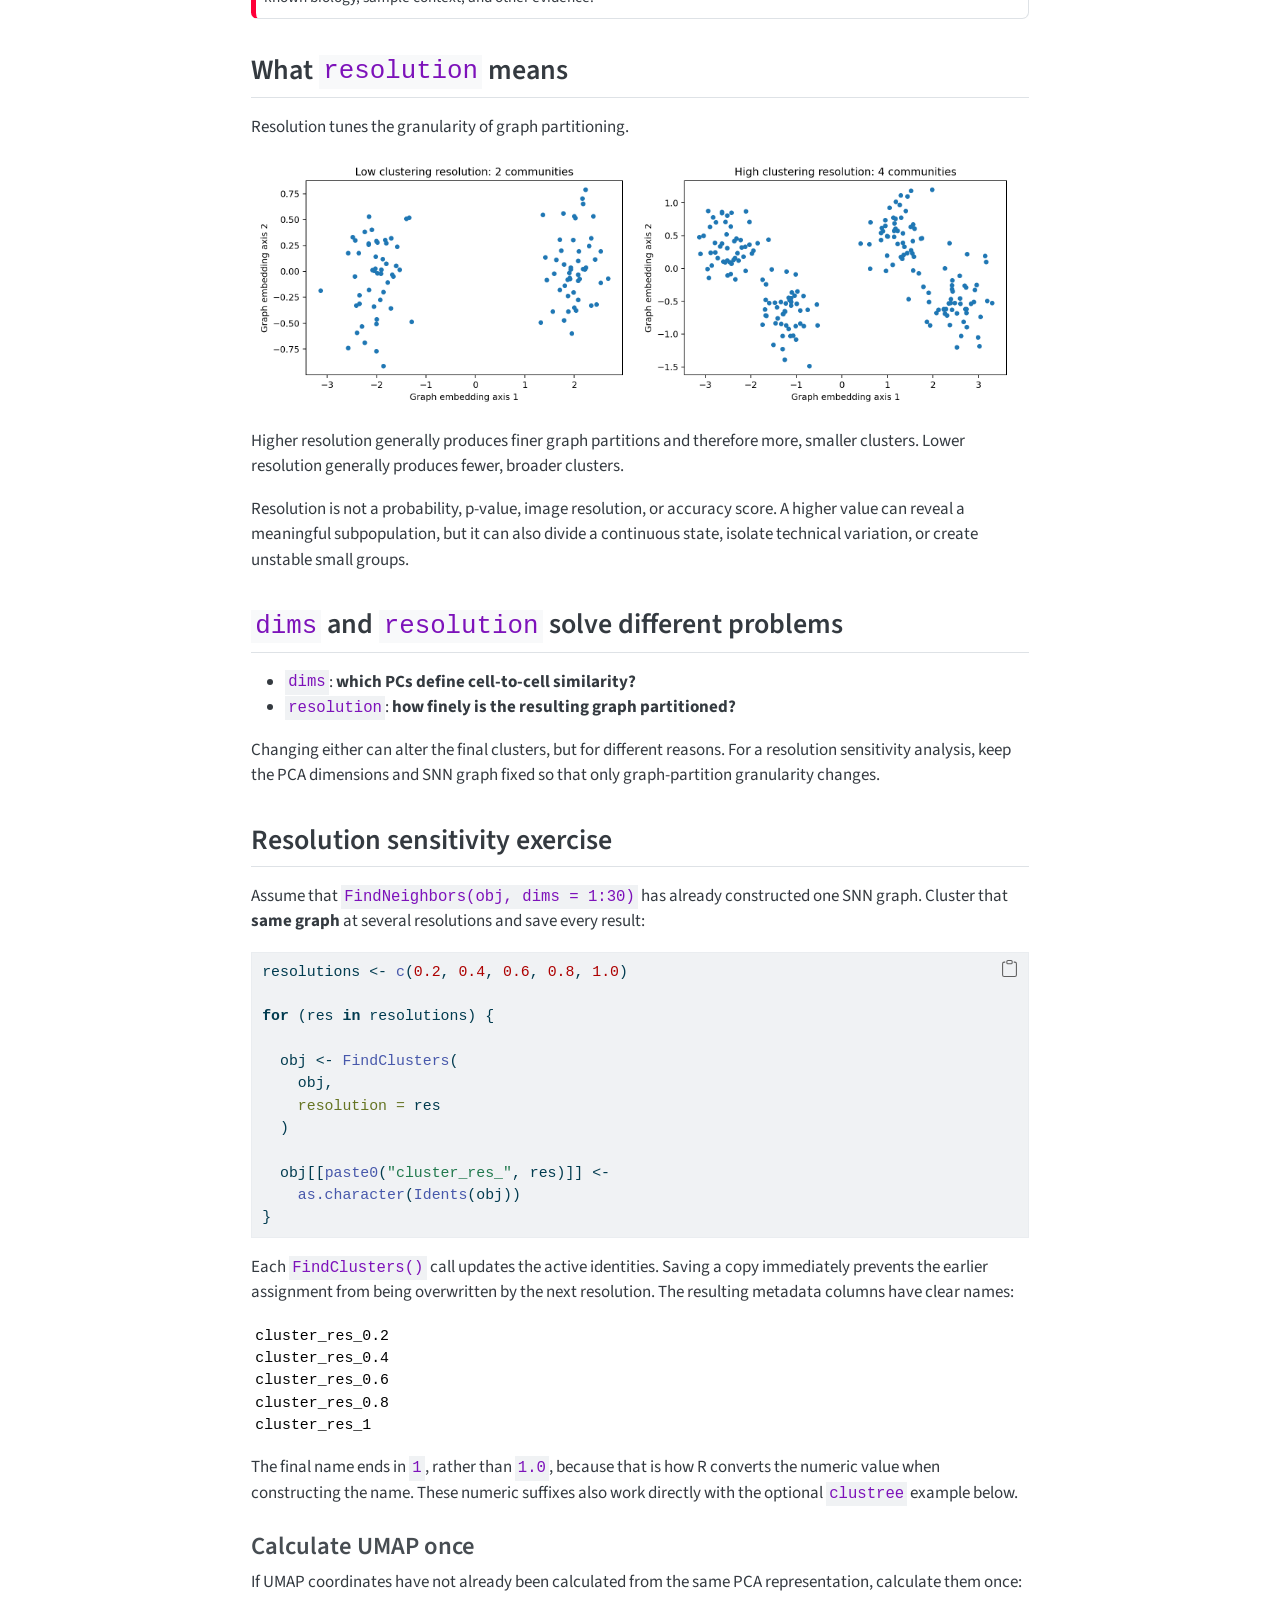
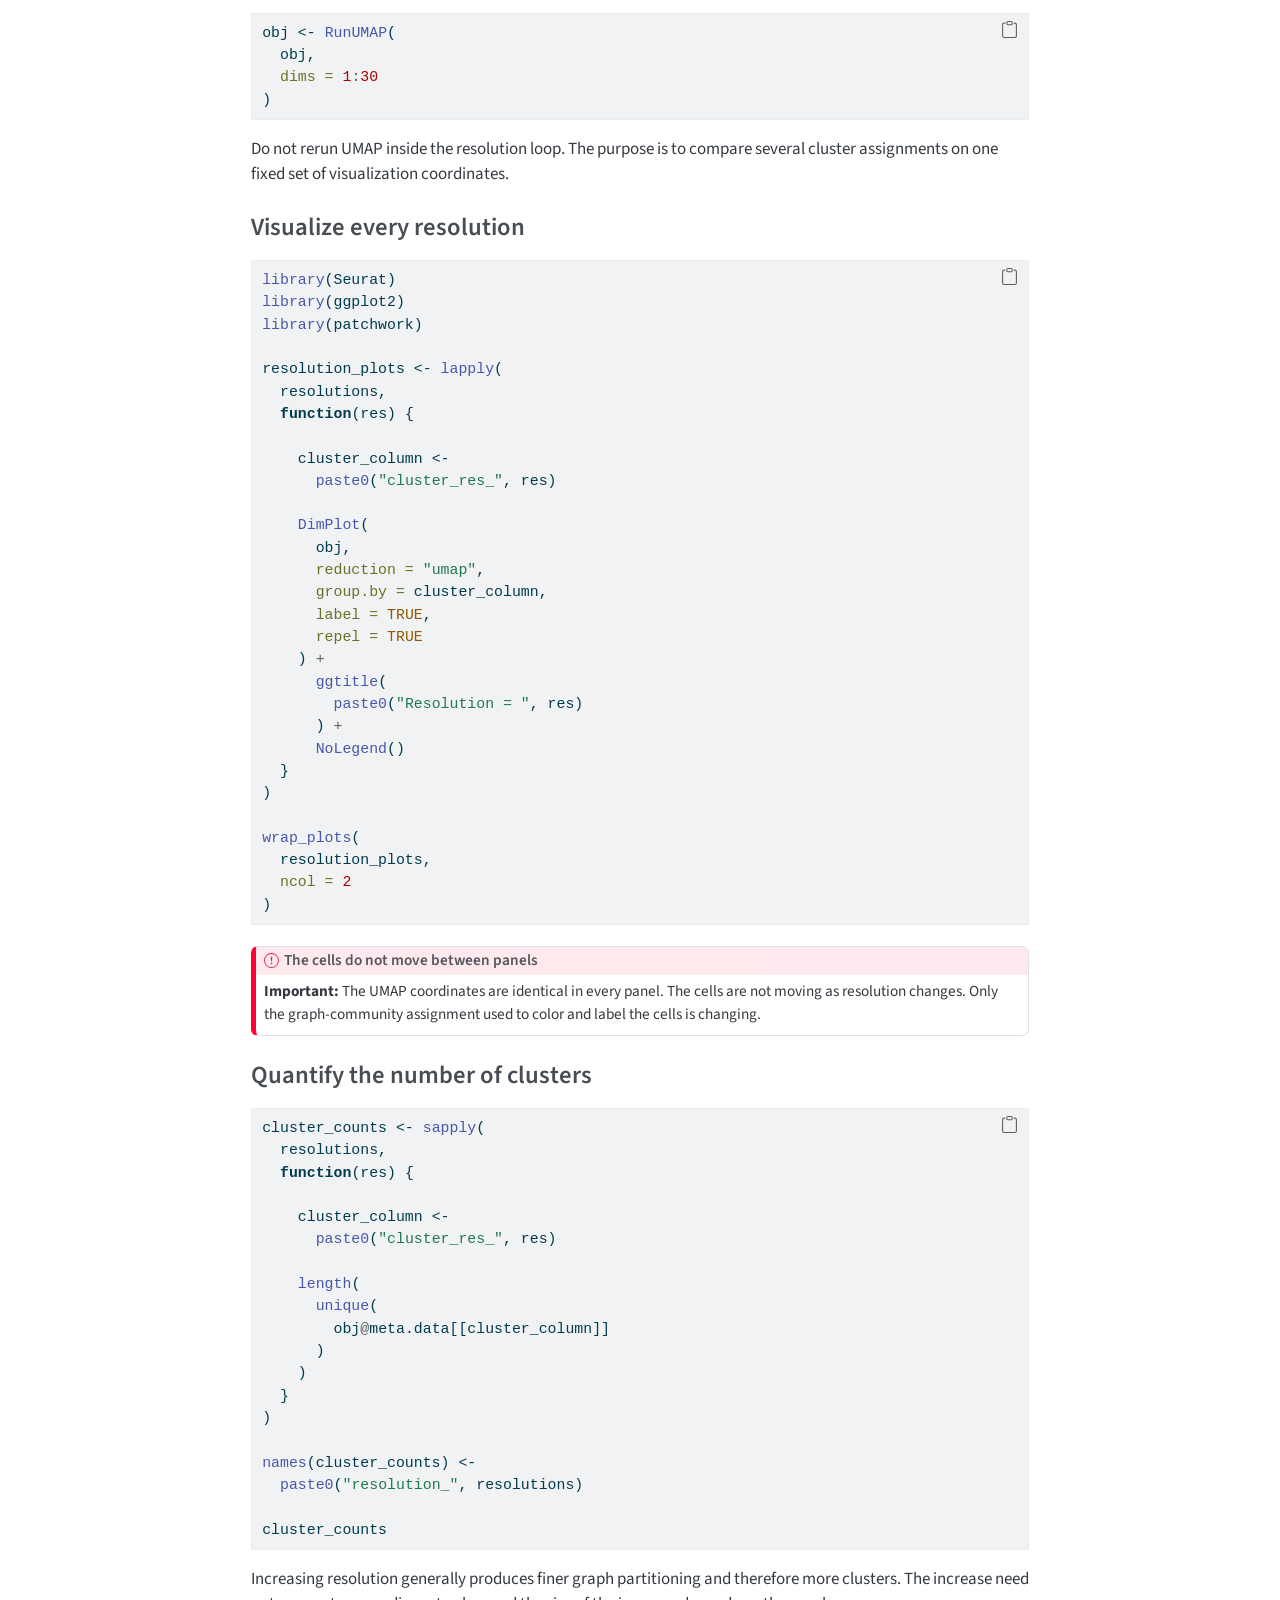
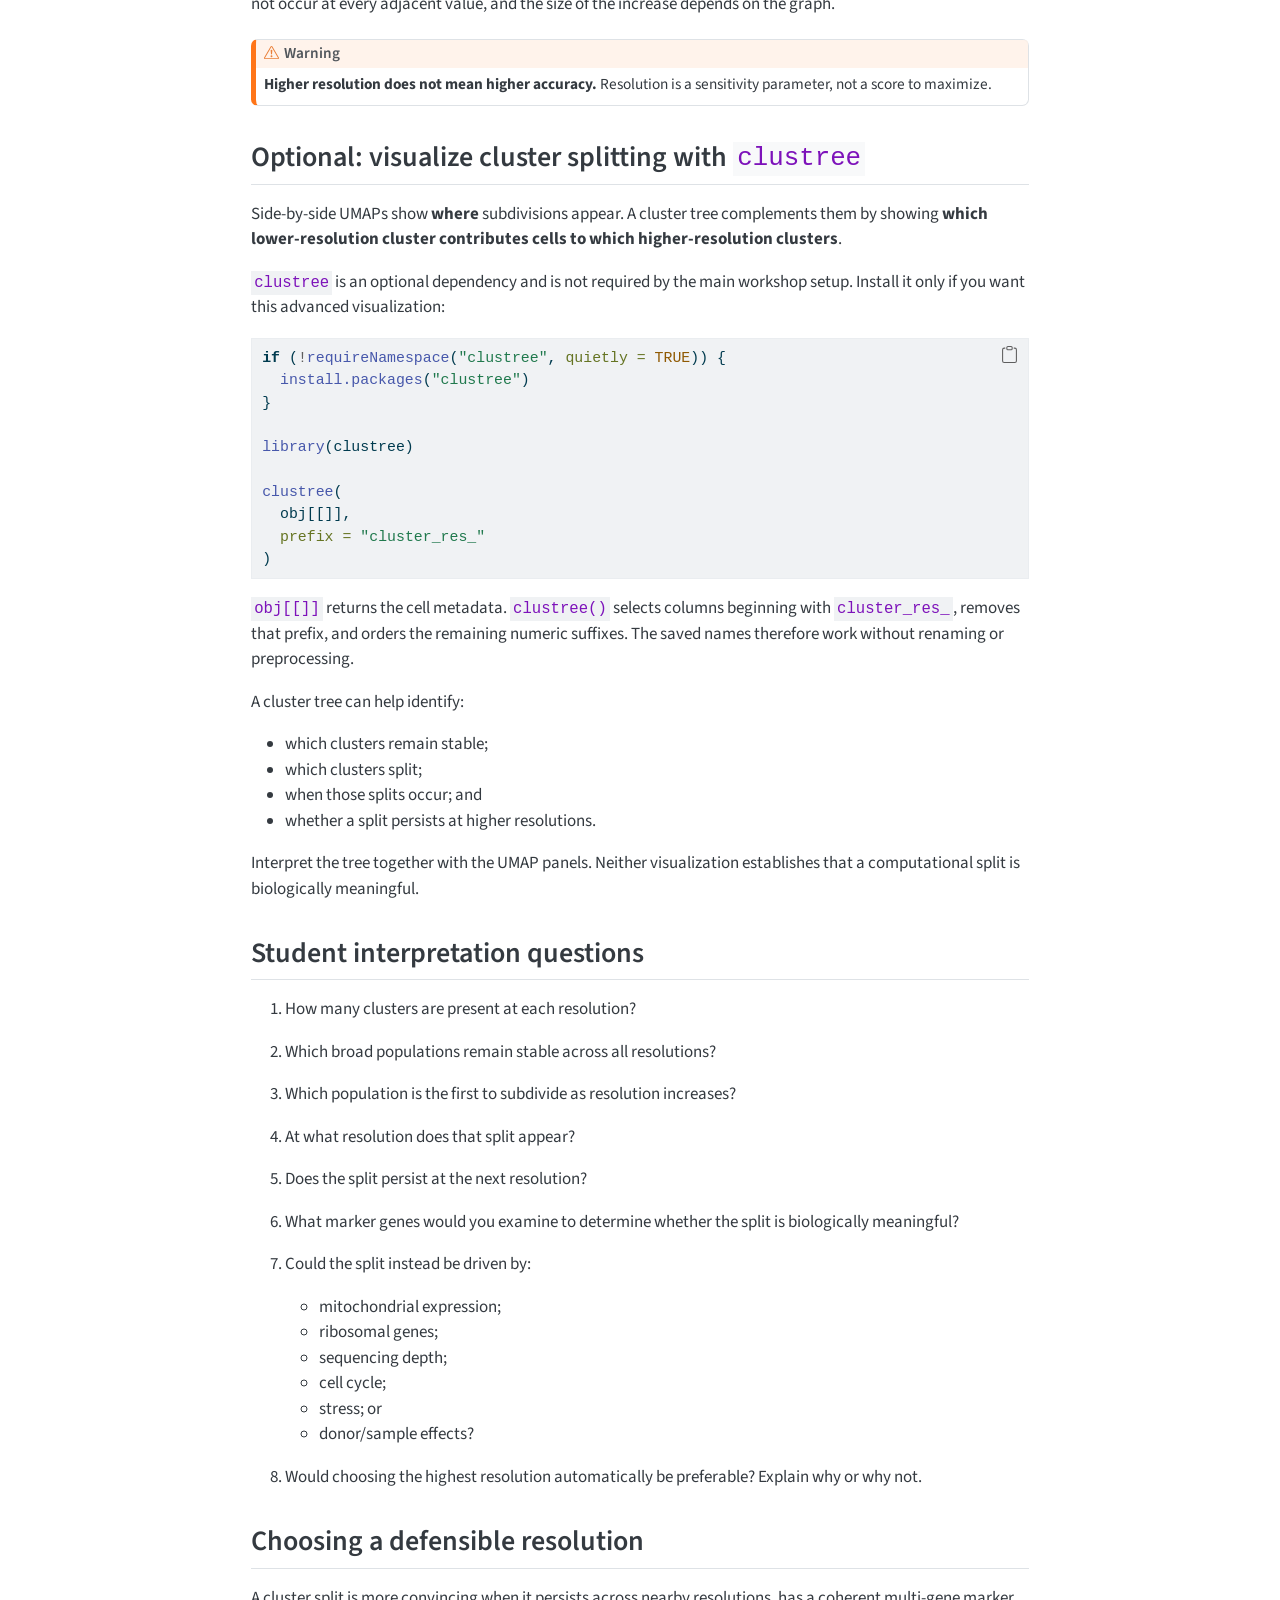
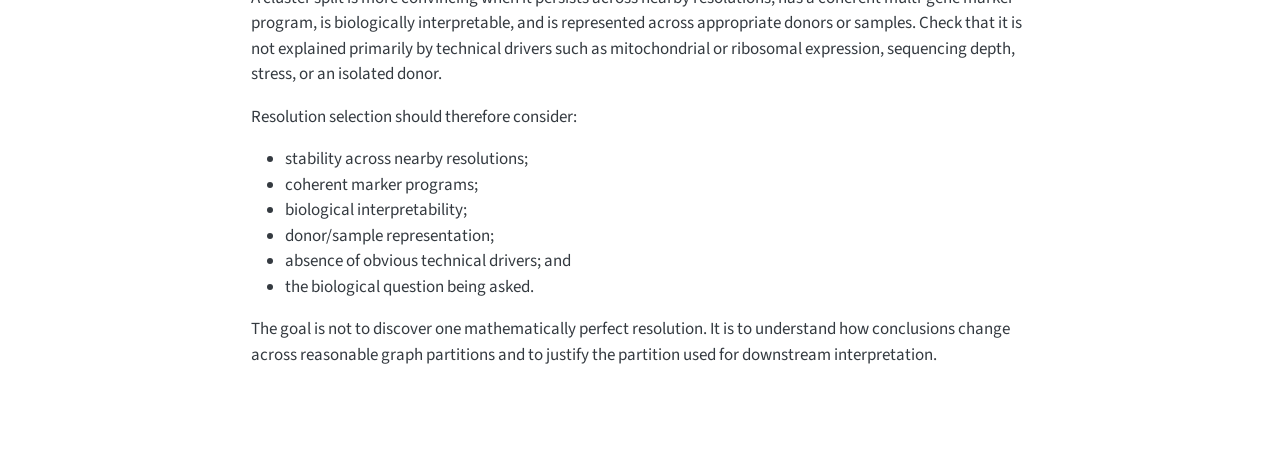
<file: lessons/05-neighbors-clustering.html>
<!DOCTYPE html>
<html xmlns="http://www.w3.org/1999/xhtml" lang="en" xml:lang="en"><head>

<meta charset="utf-8">
<meta name="generator" content="quarto-1.10.18">

<meta name="viewport" content="width=device-width, initial-scale=1.0, user-scalable=yes">


<title>5. Nearest neighbors, graph clustering, and resolution – Practical scRNA-seq Analysis Workshop</title>
<style>
/* Default styles provided by pandoc.
** See https://pandoc.org/MANUAL.html#variables-for-html for config info.
*/
span.smallcaps{font-variant: small-caps;}
div.columns{display: flex; gap: 1.5em;}
div.column{flex: auto;}
@media screen {
div.columns{gap: min(4vw, 1.5em);}
div.column{overflow-x: auto;}
}
div.hanging-indent{margin-left: 1.5em; text-indent: -1.5em;}
ul.task-list{list-style: none;}
ul.task-list li input[type="checkbox"] {
  width: 0.8em;
  margin: 0 0.8em 0.2em -1em; /* quarto-specific, see https://github.com/quarto-dev/quarto-cli/issues/4556 */ 
  vertical-align: middle;
}
/* CSS for syntax highlighting */
html { -webkit-text-size-adjust: 100%; }
pre > code.sourceCode { white-space: pre; position: relative; }
pre > code.sourceCode > span { display: inline-block; line-height: 1.25; }
pre > code.sourceCode > span:empty { height: 1.2em; }
.sourceCode { overflow: visible; }
code.sourceCode > span { color: inherit; text-decoration: inherit; }
div.sourceCode { margin: 1em 0; }
pre.sourceCode { margin: 0; }
@media screen {
div.sourceCode { overflow: auto; }
}
@media print {
pre > code.sourceCode { white-space: pre-wrap; }
pre > code.sourceCode > span { text-indent: -5em; padding-left: 5em; }
}
pre.numberSource code
  { counter-reset: source-line 0; }
pre.numberSource code > span
  { position: relative; left: -4em; counter-increment: source-line; }
pre.numberSource code > span > a:first-child::before
  { content: counter(source-line);
    position: relative; left: -1em; text-align: right; vertical-align: baseline;
    border: none; display: inline-block;
    -webkit-touch-callout: none; -webkit-user-select: none;
    -khtml-user-select: none; -moz-user-select: none;
    -ms-user-select: none; user-select: none;
    padding: 0 4px; width: 4em;
  }
pre.numberSource { margin-left: 3em;  padding-left: 4px; }
div.sourceCode
  {   }
@media screen {
pre > code.sourceCode > span > a:first-child::before { text-decoration: underline; }
}
</style>


<script src="../site_libs/quarto-nav/quarto-nav.js"></script>
<script src="../site_libs/quarto-nav/headroom.min.js"></script>
<script src="../site_libs/clipboard/clipboard.min.js"></script>
<script src="../site_libs/quarto-search/autocomplete.umd.js"></script>
<script src="../site_libs/quarto-search/fuse.min.js"></script>
<script src="../site_libs/quarto-search/quarto-search.js"></script>
<meta name="quarto:offset" content="../">
<script src="../site_libs/quarto-html/quarto.js" type="module"></script>
<script src="../site_libs/quarto-html/tabsets/tabsets.js" type="module"></script>
<script src="../site_libs/quarto-html/popper.min.js"></script>
<script src="../site_libs/quarto-html/tippy.umd.min.js"></script>
<script src="../site_libs/quarto-html/anchor.min.js"></script>
<link href="../site_libs/quarto-html/tippy.css" rel="stylesheet">
<link href="../site_libs/quarto-html/quarto-syntax-highlighting-64a204ab8560d761af7679ceaba22944.css" rel="stylesheet" id="quarto-text-highlighting-styles">
<script src="../site_libs/bootstrap/bootstrap.min.js"></script>
<link href="../site_libs/bootstrap/bootstrap-icons.css" rel="stylesheet">
<link href="../site_libs/bootstrap/bootstrap-ee55caa158e530c0c52bbb44840fb07f.min.css" rel="stylesheet" append-hash="true" id="quarto-bootstrap" data-mode="light">
<script id="quarto-search-options" type="application/json">{
  "location": "navbar",
  "copy-button": false,
  "collapse-after": 3,
  "panel-placement": "end",
  "type": "overlay",
  "limit": 50,
  "keyboard-shortcut": [
    "f",
    "/",
    "s"
  ],
  "show-item-context": false,
  "language": {
    "search-no-results-text": "No results",
    "search-matching-documents-text": "matching documents",
    "search-copy-link-title": "Copy link to search",
    "search-hide-matches-text": "Hide additional matches",
    "search-more-match-text": "more match in this document",
    "search-more-matches-text": "more matches in this document",
    "search-clear-button-title": "Clear",
    "search-text-placeholder": "",
    "search-detached-cancel-button-title": "Cancel",
    "search-submit-button-title": "Submit",
    "search-label": "Search"
  }
}</script>


<link rel="stylesheet" href="../styles.css">
</head>

<body class="nav-sidebar docked nav-fixed quarto-light">

<div id="quarto-search-results"></div>
  <header id="quarto-header" class="headroom fixed-top">
    <nav class="navbar navbar-expand-lg " data-bs-theme="dark">
      <div class="navbar-container container-fluid">
      <div class="navbar-brand-container mx-auto">
    <a class="navbar-brand" href="../index.html">
    <span class="navbar-title">Practical scRNA-seq Analysis Workshop</span>
    </a>
  </div>
            <div id="quarto-search" class="" title="Search"></div>
          <button class="navbar-toggler" type="button" data-bs-toggle="collapse" data-bs-target="#navbarCollapse" aria-controls="navbarCollapse" role="menu" aria-expanded="false" aria-label="Toggle navigation" onclick="if (window.quartoToggleHeadroom) { window.quartoToggleHeadroom(); }">
  <span class="navbar-toggler-icon"></span>
</button>
          <div class="collapse navbar-collapse" id="navbarCollapse">
            <ul class="navbar-nav navbar-nav-scroll me-auto">
  <li class="nav-item">
    <a class="nav-link" href="../index.html"> 
<span class="menu-text">Home</span></a>
  </li>  
  <li class="nav-item">
    <a class="nav-link" href="../setup.html"> 
<span class="menu-text">Setup</span></a>
  </li>  
  <li class="nav-item">
    <a class="nav-link" href="../schedule.html"> 
<span class="menu-text">Schedule</span></a>
  </li>  
  <li class="nav-item">
    <a class="nav-link" href="../capstone.html"> 
<span class="menu-text">Capstone</span></a>
  </li>  
</ul>
            <ul class="navbar-nav navbar-nav-scroll ms-auto">
  <li class="nav-item compact">
    <a class="nav-link" href="https://github.com/aezamora14/scrna-seq-workshop"> <i class="bi bi-github" role="img">
</i> 
<span class="menu-text"></span></a>
  </li>  
</ul>
          </div> <!-- /navcollapse -->
            <div class="quarto-navbar-tools">
</div>
      </div> <!-- /container-fluid -->
    </nav>
  <nav class="quarto-secondary-nav">
    <div class="container-fluid d-flex">
      <button type="button" class="quarto-btn-toggle btn" data-bs-toggle="collapse" role="button" data-bs-target=".quarto-sidebar-collapse-item" aria-controls="quarto-sidebar" aria-expanded="false" aria-label="Toggle sidebar navigation" onclick="if (window.quartoToggleHeadroom) { window.quartoToggleHeadroom(); }">
        <i class="bi bi-layout-text-sidebar-reverse"></i>
      </button>
        <nav class="quarto-page-breadcrumbs" aria-label="breadcrumb"><ol class="breadcrumb"><li class="breadcrumb-item"><a href="../lessons/04-pca.html">Representation &amp; structure</a></li><li class="breadcrumb-item"><a href="../lessons/05-neighbors-clustering.html">5. Nearest neighbors, graph clustering, and resolution</a></li></ol></nav>
        <a class="flex-grow-1" role="navigation" data-bs-toggle="collapse" data-bs-target=".quarto-sidebar-collapse-item" aria-controls="quarto-sidebar" aria-expanded="false" aria-label="Toggle sidebar navigation" onclick="if (window.quartoToggleHeadroom) { window.quartoToggleHeadroom(); }">      
        </a>
      <button type="button" class="btn quarto-search-button" aria-label="Search" onclick="window.quartoOpenSearch();">
        <i class="bi bi-search"></i>
      </button>
    </div>
  </nav>
</header>
<!-- content -->
<div id="quarto-content" class="quarto-container page-columns page-rows-contents page-layout-article page-navbar">
<!-- sidebar -->
  <nav id="quarto-sidebar" class="sidebar collapse collapse-horizontal quarto-sidebar-collapse-item sidebar-navigation docked overflow-auto">
        <div class="mt-2 flex-shrink-0 align-items-center">
        <div class="sidebar-search">
        <div id="quarto-search" class="" title="Search"></div>
        </div>
        </div>
    <div class="sidebar-menu-container"> 
    <ul class="list-unstyled mt-1">
        <li class="sidebar-item sidebar-item-section">
      <div class="sidebar-item-container"> 
            <a class="sidebar-item-text sidebar-link text-start" data-bs-toggle="collapse" data-bs-target="#quarto-sidebar-section-1" role="navigation" aria-expanded="true">
 <span class="menu-text">Foundations</span></a>
          <a class="sidebar-item-toggle text-start" data-bs-toggle="collapse" data-bs-target="#quarto-sidebar-section-1" role="navigation" aria-expanded="true" aria-label="Toggle section">
            <i class="bi bi-chevron-right ms-2"></i>
          </a> 
      </div>
      <ul id="quarto-sidebar-section-1" class="collapse list-unstyled sidebar-section depth1 show">  
          <li class="sidebar-item">
  <div class="sidebar-item-container"> 
  <a href="../lessons/01-counts-qc.html" class="sidebar-item-text sidebar-link">
 <span class="menu-text">1. Counts and quality control</span></a>
  </div>
</li>
          <li class="sidebar-item">
  <div class="sidebar-item-container"> 
  <a href="../lessons/02-normalization-hvg.html" class="sidebar-item-text sidebar-link">
 <span class="menu-text">2. Normalization and highly variable genes</span></a>
  </div>
</li>
          <li class="sidebar-item">
  <div class="sidebar-item-container"> 
  <a href="../lessons/03-scaling.html" class="sidebar-item-text sidebar-link">
 <span class="menu-text">3. Scaling: putting genes on a comparable reference frame</span></a>
  </div>
</li>
      </ul>
  </li>
        <li class="sidebar-item sidebar-item-section">
      <div class="sidebar-item-container"> 
            <a class="sidebar-item-text sidebar-link text-start" data-bs-toggle="collapse" data-bs-target="#quarto-sidebar-section-2" role="navigation" aria-expanded="true">
 <span class="menu-text">Representation &amp; structure</span></a>
          <a class="sidebar-item-toggle text-start" data-bs-toggle="collapse" data-bs-target="#quarto-sidebar-section-2" role="navigation" aria-expanded="true" aria-label="Toggle section">
            <i class="bi bi-chevron-right ms-2"></i>
          </a> 
      </div>
      <ul id="quarto-sidebar-section-2" class="collapse list-unstyled sidebar-section depth1 show">  
          <li class="sidebar-item">
  <div class="sidebar-item-container"> 
  <a href="../lessons/04-pca.html" class="sidebar-item-text sidebar-link">
 <span class="menu-text">4. Principal component analysis (PCA)</span></a>
  </div>
</li>
          <li class="sidebar-item">
  <div class="sidebar-item-container"> 
  <a href="../lessons/05-neighbors-clustering.html" class="sidebar-item-text sidebar-link active">
 <span class="menu-text">5. Nearest neighbors, graph clustering, and resolution</span></a>
  </div>
</li>
          <li class="sidebar-item">
  <div class="sidebar-item-container"> 
  <a href="../lessons/06-umap.html" class="sidebar-item-text sidebar-link">
 <span class="menu-text">6. UMAP: visualization, not the clustering algorithm</span></a>
  </div>
</li>
      </ul>
  </li>
        <li class="sidebar-item sidebar-item-section">
      <div class="sidebar-item-container"> 
            <a class="sidebar-item-text sidebar-link text-start" data-bs-toggle="collapse" data-bs-target="#quarto-sidebar-section-3" role="navigation" aria-expanded="true">
 <span class="menu-text">Biological interpretation</span></a>
          <a class="sidebar-item-toggle text-start" data-bs-toggle="collapse" data-bs-target="#quarto-sidebar-section-3" role="navigation" aria-expanded="true" aria-label="Toggle section">
            <i class="bi bi-chevron-right ms-2"></i>
          </a> 
      </div>
      <ul id="quarto-sidebar-section-3" class="collapse list-unstyled sidebar-section depth1 show">  
          <li class="sidebar-item">
  <div class="sidebar-item-container"> 
  <a href="../lessons/07-markers-annotation.html" class="sidebar-item-text sidebar-link">
 <span class="menu-text">7. Marker genes and biological annotation</span></a>
  </div>
</li>
          <li class="sidebar-item">
  <div class="sidebar-item-container"> 
  <a href="../lessons/08-subsetting-integration-de.html" class="sidebar-item-text sidebar-link">
 <span class="menu-text">8. Subsetting, integration, differential expression, and pseudobulk</span></a>
  </div>
</li>
          <li class="sidebar-item">
  <div class="sidebar-item-container"> 
  <a href="../lessons/09-tcr-integration.html" class="sidebar-item-text sidebar-link">
 <span class="menu-text">9. Integrating scRNA-seq with TCR clonotypes</span></a>
  </div>
</li>
      </ul>
  </li>
        <li class="sidebar-item sidebar-item-section">
      <div class="sidebar-item-container"> 
            <a class="sidebar-item-text sidebar-link text-start" data-bs-toggle="collapse" data-bs-target="#quarto-sidebar-section-4" role="navigation" aria-expanded="true">
 <span class="menu-text">Practice</span></a>
          <a class="sidebar-item-toggle text-start" data-bs-toggle="collapse" data-bs-target="#quarto-sidebar-section-4" role="navigation" aria-expanded="true" aria-label="Toggle section">
            <i class="bi bi-chevron-right ms-2"></i>
          </a> 
      </div>
      <ul id="quarto-sidebar-section-4" class="collapse list-unstyled sidebar-section depth1 show">  
          <li class="sidebar-item">
  <div class="sidebar-item-container"> 
  <a href="../exercises/index.html" class="sidebar-item-text sidebar-link">
 <span class="menu-text">Hands-on exercises</span></a>
  </div>
</li>
      </ul>
  </li>
    </ul>
    </div>
</nav>
<div id="quarto-sidebar-glass" class="quarto-sidebar-collapse-item" data-bs-toggle="collapse" data-bs-target=".quarto-sidebar-collapse-item"></div>
<!-- margin-sidebar -->
    <div id="quarto-margin-sidebar" class="sidebar margin-sidebar">
        <nav id="TOC" role="doc-toc" class="toc-active">
    <h2 id="toc-title">On this page</h2>
   
  <ul>
  <li><a href="#from-pca-coordinates-to-graph-communities" id="toc-from-pca-coordinates-to-graph-communities" class="nav-link active" data-scroll-target="#from-pca-coordinates-to-graph-communities">From PCA coordinates to graph communities</a>
  <ul class="collapse">
  <li><a href="#what-is-a-node" id="toc-what-is-a-node" class="nav-link" data-scroll-target="#what-is-a-node">What is a node?</a></li>
  <li><a href="#what-is-an-edge" id="toc-what-is-an-edge" class="nav-link" data-scroll-target="#what-is-an-edge">What is an edge?</a></li>
  </ul></li>
  <li><a href="#from-pca-coordinates-to-a-knn-graph" id="toc-from-pca-coordinates-to-a-knn-graph" class="nav-link" data-scroll-target="#from-pca-coordinates-to-a-knn-graph">From PCA coordinates to a kNN graph</a></li>
  <li><a href="#why-construct-a-shared-nearest-neighbor-graph" id="toc-why-construct-a-shared-nearest-neighbor-graph" class="nav-link" data-scroll-target="#why-construct-a-shared-nearest-neighbor-graph">Why construct a shared-nearest-neighbor graph?</a></li>
  <li><a href="#what-findneighbors-does" id="toc-what-findneighbors-does" class="nav-link" data-scroll-target="#what-findneighbors-does">What <code>FindNeighbors()</code> does</a></li>
  <li><a href="#findclusters-detects-graph-communities" id="toc-findclusters-detects-graph-communities" class="nav-link" data-scroll-target="#findclusters-detects-graph-communities"><code>FindClusters()</code> detects graph communities</a></li>
  <li><a href="#what-resolution-means" id="toc-what-resolution-means" class="nav-link" data-scroll-target="#what-resolution-means">What <code>resolution</code> means</a></li>
  <li><a href="#dims-and-resolution-solve-different-problems" id="toc-dims-and-resolution-solve-different-problems" class="nav-link" data-scroll-target="#dims-and-resolution-solve-different-problems"><code>dims</code> and <code>resolution</code> solve different problems</a></li>
  <li><a href="#resolution-sensitivity-exercise" id="toc-resolution-sensitivity-exercise" class="nav-link" data-scroll-target="#resolution-sensitivity-exercise">Resolution sensitivity exercise</a>
  <ul class="collapse">
  <li><a href="#calculate-umap-once" id="toc-calculate-umap-once" class="nav-link" data-scroll-target="#calculate-umap-once">Calculate UMAP once</a></li>
  <li><a href="#visualize-every-resolution" id="toc-visualize-every-resolution" class="nav-link" data-scroll-target="#visualize-every-resolution">Visualize every resolution</a></li>
  <li><a href="#quantify-the-number-of-clusters" id="toc-quantify-the-number-of-clusters" class="nav-link" data-scroll-target="#quantify-the-number-of-clusters">Quantify the number of clusters</a></li>
  </ul></li>
  <li><a href="#optional-visualize-cluster-splitting-with-clustree" id="toc-optional-visualize-cluster-splitting-with-clustree" class="nav-link" data-scroll-target="#optional-visualize-cluster-splitting-with-clustree">Optional: visualize cluster splitting with <code>clustree</code></a></li>
  <li><a href="#student-interpretation-questions" id="toc-student-interpretation-questions" class="nav-link" data-scroll-target="#student-interpretation-questions">Student interpretation questions</a></li>
  <li><a href="#choosing-a-defensible-resolution" id="toc-choosing-a-defensible-resolution" class="nav-link" data-scroll-target="#choosing-a-defensible-resolution">Choosing a defensible resolution</a></li>
  </ul>
</nav>
    </div>
<!-- main -->
<main class="content" id="quarto-document-content">

<header id="title-block-header" class="quarto-title-block default"><nav class="quarto-page-breadcrumbs quarto-title-breadcrumbs d-none d-lg-block" aria-label="breadcrumb"><ol class="breadcrumb"><li class="breadcrumb-item"><a href="../lessons/04-pca.html">Representation &amp; structure</a></li><li class="breadcrumb-item"><a href="../lessons/05-neighbors-clustering.html">5. Nearest neighbors, graph clustering, and resolution</a></li></ol></nav>
<div class="quarto-title">
<h1 class="title">5. Nearest neighbors, graph clustering, and resolution</h1>
</div>



<div class="quarto-title-meta">

    
  
    
  </div>
  


</header>


<section id="from-pca-coordinates-to-graph-communities" class="level2">
<h2 class="anchored" data-anchor-id="from-pca-coordinates-to-graph-communities">From PCA coordinates to graph communities</h2>
<p>PCA gives every cell a shorter numerical description: its scores on the selected principal components. Seurat uses those coordinates to move through the following sequence:</p>
<ol type="1">
<li><strong>PCA coordinates:</strong> represent each cell using selected PC scores.</li>
<li><strong>Nearest neighbors:</strong> find the cells closest to each cell in that PCA space.</li>
<li><strong>k-nearest-neighbor graph:</strong> connect cells to their local neighbors.</li>
<li><strong>shared-nearest-neighbor graph:</strong> strengthen connections supported by overlapping neighborhoods.</li>
<li><strong>Graph communities:</strong> find groups with stronger connections within the group than outside it.</li>
<li><strong>Computational clusters:</strong> save a community label for every cell, then interpret those communities biologically.</li>
</ol>
<p>In compact form:</p>
<blockquote class="blockquote">
<p><strong>PCA coordinates → nearest neighbors → kNN graph → SNN graph → graph communities → clustering</strong></p>
</blockquote>
<section id="what-is-a-node" class="level3">
<h3 class="anchored" data-anchor-id="what-is-a-node">What is a node?</h3>
<p>A graph consists of objects called <strong>nodes</strong>. In this scRNA-seq graph, <strong>each cell is one node</strong>. A dataset containing 10,000 retained cells therefore contributes 10,000 cell nodes to the graph.</p>
<pre class="text"><code>       Cell A
         ●

Cell B ●     ● Cell C

         ●
       Cell D</code></pre>
<p>This layout is only a schematic. The positions on the page do not determine which cells are related; the relationships are calculated from similarity in the selected PCA dimensions.</p>
</section>
<section id="what-is-an-edge" class="level3">
<h3 class="anchored" data-anchor-id="what-is-an-edge">What is an edge?</h3>
<p>An <strong>edge</strong> is a connection between two nodes. Here, an edge indicates that two cells are treated as neighbors or have a supported local similarity relationship.</p>
<pre class="text"><code>Cell A ●────────● Cell B</code></pre>
<p>A slightly larger graph might look like this:</p>
<pre class="text"><code>         ● Cell A
        / \
       /   \
Cell B ●───● Cell C
       \   /
        \ /
         ● Cell D────● Cell E</code></pre>
<p>Not every cell is connected to every other cell. The graph is deliberately sparse: its edges preserve local relationships rather than all possible cell pairs. An edge also does not mean that two cells have the same biological identity, directly interact in the tissue, or belong to the same clone.</p>
</section>
</section>
<section id="from-pca-coordinates-to-a-knn-graph" class="level2">
<h2 class="anchored" data-anchor-id="from-pca-coordinates-to-a-knn-graph">From PCA coordinates to a kNN graph</h2>
<p>After PCA, each cell has a coordinate on every retained PC. For example:</p>
<div class="code-copy-outer-scaffold"><div class="sourceCode" id="cb4"><pre class="sourceCode r code-with-copy"><code class="sourceCode r"><span id="cb4-1"><a href="#cb4-1" aria-hidden="true" tabindex="-1"></a>dims <span class="ot">=</span> <span class="dv">1</span><span class="sc">:</span><span class="dv">30</span></span></code></pre></div><button title="Copy to Clipboard" class="code-copy-button"><i class="bi"></i></button></div>
<p>means that cellular similarity is calculated using cell scores in <strong>30-dimensional PCA space</strong>. It does not mean 30 genes or 30 clusters.</p>
<p>For every cell, Seurat asks:</p>
<blockquote class="blockquote">
<p>Which other cells are closest to this cell in PCA space?</p>
</blockquote>
<p>The value <em>k</em> is the number of nearby cells considered when defining that local neighborhood. Connecting cells to these neighbors produces the <strong>k-nearest-neighbor (kNN) graph</strong>. In <code>FindNeighbors()</code>, <code>dims</code> selects the PCs that define similarity, whereas <code>k.param</code> controls the neighborhood size.</p>
</section>
<section id="why-construct-a-shared-nearest-neighbor-graph" class="level2">
<h2 class="anchored" data-anchor-id="why-construct-a-shared-nearest-neighbor-graph">Why construct a shared-nearest-neighbor graph?</h2>
<p>A small pairwise distance can occur because of noise, a boundary between populations, or local differences in cell density. Seurat therefore also asks:</p>
<blockquote class="blockquote">
<p>Do two nearby cells share many of the same neighboring cells?</p>
</blockquote>
<p>Suppose two neighborhood lists are:</p>
<pre class="text"><code>Cell A neighbors:
B, C, D, F, G

Cell B neighbors:
A, C, D, F, H</code></pre>
<p>Cells A and B share three surrounding neighbors:</p>
<pre class="text"><code>C
D
F</code></pre>
<p>That overlap provides stronger evidence that A and B occupy the same local population than distance alone. By contrast, two cells that happen to be close but share few surrounding neighbors receive weaker support.</p>
<p>The <strong>shared-nearest-neighbor (SNN) graph</strong> weights relationships using this neighborhood overlap. In Seurat, the overlap is represented using a Jaccard-style similarity: connections supported by many shared neighbors are strengthened, and weakly supported connections can be pruned.</p>
</section>
<section id="what-findneighbors-does" class="level2">
<h2 class="anchored" data-anchor-id="what-findneighbors-does">What <code>FindNeighbors()</code> does</h2>
<div class="code-copy-outer-scaffold"><div class="sourceCode" id="cb7"><pre class="sourceCode r code-with-copy"><code class="sourceCode r"><span id="cb7-1"><a href="#cb7-1" aria-hidden="true" tabindex="-1"></a>obj <span class="ot">&lt;-</span> <span class="fu">FindNeighbors</span>(obj, <span class="at">dims =</span> <span class="dv">1</span><span class="sc">:</span><span class="dv">30</span>)</span></code></pre></div><button title="Copy to Clipboard" class="code-copy-button"><i class="bi"></i></button></div>
<p><code>FindNeighbors()</code> uses the selected PCA dimensions to construct the neighborhood representation, including the SNN graph used for clustering.</p>
<div class="callout callout-style-default callout-important callout-titled">
<div class="callout-header d-flex align-content-center">
<div class="callout-icon-container">
<i class="callout-icon"></i>
</div>
<div class="callout-title-container flex-fill">
Important
</div>
</div>
<div class="callout-body-container callout-body">
<p><code>FindNeighbors()</code> does not determine whether a cell is a CD4 T cell, NK cell, monocyte, or another biological identity. It creates the similarity graph used by the clustering algorithm.</p>
</div>
</div>
</section>
<section id="findclusters-detects-graph-communities" class="level2">
<h2 class="anchored" data-anchor-id="findclusters-detects-graph-communities"><code>FindClusters()</code> detects graph communities</h2>
<div class="code-copy-outer-scaffold"><div class="sourceCode" id="cb8"><pre class="sourceCode r code-with-copy"><code class="sourceCode r"><span id="cb8-1"><a href="#cb8-1" aria-hidden="true" tabindex="-1"></a>obj <span class="ot">&lt;-</span> <span class="fu">FindClusters</span>(obj, <span class="at">resolution =</span> <span class="fl">0.6</span>)</span></code></pre></div><button title="Copy to Clipboard" class="code-copy-button"><i class="bi"></i></button></div>
<p><code>FindClusters()</code> performs graph-community detection. The algorithm searches for groups of cells that are more strongly interconnected with one another than with the remainder of the graph.</p>
<div class="callout callout-style-default callout-important callout-titled">
<div class="callout-header d-flex align-content-center">
<div class="callout-icon-container">
<i class="callout-icon"></i>
</div>
<div class="callout-title-container flex-fill">
Important
</div>
</div>
<div class="callout-body-container callout-body">
<p>Computational clusters are graph communities. Biological identities are assigned afterward using marker genes, known biology, sample context, and other evidence.</p>
</div>
</div>
</section>
<section id="what-resolution-means" class="level2">
<h2 class="anchored" data-anchor-id="what-resolution-means">What <code>resolution</code> means</h2>
<p>Resolution tunes the granularity of graph partitioning.</p>
<p><img src="../figures/resolution_low.png" class="img-fluid" style="width:49.0%" alt="Schematic graph divided into a small number of broad communities at low resolution"> <img src="../figures/resolution_high.png" class="img-fluid" style="width:49.0%" alt="The same schematic graph divided into more, smaller communities at high resolution"></p>
<p>Higher resolution generally produces finer graph partitions and therefore more, smaller clusters. Lower resolution generally produces fewer, broader clusters.</p>
<p>Resolution is not a probability, p-value, image resolution, or accuracy score. A higher value can reveal a meaningful subpopulation, but it can also divide a continuous state, isolate technical variation, or create unstable small groups.</p>
</section>
<section id="dims-and-resolution-solve-different-problems" class="level2">
<h2 class="anchored" data-anchor-id="dims-and-resolution-solve-different-problems"><code>dims</code> and <code>resolution</code> solve different problems</h2>
<ul>
<li><code>dims</code>: <strong>which PCs define cell-to-cell similarity?</strong></li>
<li><code>resolution</code>: <strong>how finely is the resulting graph partitioned?</strong></li>
</ul>
<p>Changing either can alter the final clusters, but for different reasons. For a resolution sensitivity analysis, keep the PCA dimensions and SNN graph fixed so that only graph-partition granularity changes.</p>
</section>
<section id="resolution-sensitivity-exercise" class="level2">
<h2 class="anchored" data-anchor-id="resolution-sensitivity-exercise">Resolution sensitivity exercise</h2>
<p>Assume that <code>FindNeighbors(obj, dims = 1:30)</code> has already constructed one SNN graph. Cluster that <strong>same graph</strong> at several resolutions and save every result:</p>
<div class="code-copy-outer-scaffold"><div class="sourceCode" id="cb9"><pre class="sourceCode r code-with-copy"><code class="sourceCode r"><span id="cb9-1"><a href="#cb9-1" aria-hidden="true" tabindex="-1"></a>resolutions <span class="ot">&lt;-</span> <span class="fu">c</span>(<span class="fl">0.2</span>, <span class="fl">0.4</span>, <span class="fl">0.6</span>, <span class="fl">0.8</span>, <span class="fl">1.0</span>)</span>
<span id="cb9-2"><a href="#cb9-2" aria-hidden="true" tabindex="-1"></a></span>
<span id="cb9-3"><a href="#cb9-3" aria-hidden="true" tabindex="-1"></a><span class="cf">for</span> (res <span class="cf">in</span> resolutions) {</span>
<span id="cb9-4"><a href="#cb9-4" aria-hidden="true" tabindex="-1"></a></span>
<span id="cb9-5"><a href="#cb9-5" aria-hidden="true" tabindex="-1"></a>  obj <span class="ot">&lt;-</span> <span class="fu">FindClusters</span>(</span>
<span id="cb9-6"><a href="#cb9-6" aria-hidden="true" tabindex="-1"></a>    obj,</span>
<span id="cb9-7"><a href="#cb9-7" aria-hidden="true" tabindex="-1"></a>    <span class="at">resolution =</span> res</span>
<span id="cb9-8"><a href="#cb9-8" aria-hidden="true" tabindex="-1"></a>  )</span>
<span id="cb9-9"><a href="#cb9-9" aria-hidden="true" tabindex="-1"></a></span>
<span id="cb9-10"><a href="#cb9-10" aria-hidden="true" tabindex="-1"></a>  obj[[<span class="fu">paste0</span>(<span class="st">"cluster_res_"</span>, res)]] <span class="ot">&lt;-</span></span>
<span id="cb9-11"><a href="#cb9-11" aria-hidden="true" tabindex="-1"></a>    <span class="fu">as.character</span>(<span class="fu">Idents</span>(obj))</span>
<span id="cb9-12"><a href="#cb9-12" aria-hidden="true" tabindex="-1"></a>}</span></code></pre></div><button title="Copy to Clipboard" class="code-copy-button"><i class="bi"></i></button></div>
<p>Each <code>FindClusters()</code> call updates the active identities. Saving a copy immediately prevents the earlier assignment from being overwritten by the next resolution. The resulting metadata columns have clear names:</p>
<pre class="text"><code>cluster_res_0.2
cluster_res_0.4
cluster_res_0.6
cluster_res_0.8
cluster_res_1</code></pre>
<p>The final name ends in <code>1</code>, rather than <code>1.0</code>, because that is how R converts the numeric value when constructing the name. These numeric suffixes also work directly with the optional <code>clustree</code> example below.</p>
<section id="calculate-umap-once" class="level3">
<h3 class="anchored" data-anchor-id="calculate-umap-once">Calculate UMAP once</h3>
<p>If UMAP coordinates have not already been calculated from the same PCA representation, calculate them once:</p>
<div class="code-copy-outer-scaffold"><div class="sourceCode" id="cb11"><pre class="sourceCode r code-with-copy"><code class="sourceCode r"><span id="cb11-1"><a href="#cb11-1" aria-hidden="true" tabindex="-1"></a>obj <span class="ot">&lt;-</span> <span class="fu">RunUMAP</span>(</span>
<span id="cb11-2"><a href="#cb11-2" aria-hidden="true" tabindex="-1"></a>  obj,</span>
<span id="cb11-3"><a href="#cb11-3" aria-hidden="true" tabindex="-1"></a>  <span class="at">dims =</span> <span class="dv">1</span><span class="sc">:</span><span class="dv">30</span></span>
<span id="cb11-4"><a href="#cb11-4" aria-hidden="true" tabindex="-1"></a>)</span></code></pre></div><button title="Copy to Clipboard" class="code-copy-button"><i class="bi"></i></button></div>
<p>Do not rerun UMAP inside the resolution loop. The purpose is to compare several cluster assignments on one fixed set of visualization coordinates.</p>
</section>
<section id="visualize-every-resolution" class="level3">
<h3 class="anchored" data-anchor-id="visualize-every-resolution">Visualize every resolution</h3>
<div class="code-copy-outer-scaffold"><div class="sourceCode" id="cb12"><pre class="sourceCode r code-with-copy"><code class="sourceCode r"><span id="cb12-1"><a href="#cb12-1" aria-hidden="true" tabindex="-1"></a><span class="fu">library</span>(Seurat)</span>
<span id="cb12-2"><a href="#cb12-2" aria-hidden="true" tabindex="-1"></a><span class="fu">library</span>(ggplot2)</span>
<span id="cb12-3"><a href="#cb12-3" aria-hidden="true" tabindex="-1"></a><span class="fu">library</span>(patchwork)</span>
<span id="cb12-4"><a href="#cb12-4" aria-hidden="true" tabindex="-1"></a></span>
<span id="cb12-5"><a href="#cb12-5" aria-hidden="true" tabindex="-1"></a>resolution_plots <span class="ot">&lt;-</span> <span class="fu">lapply</span>(</span>
<span id="cb12-6"><a href="#cb12-6" aria-hidden="true" tabindex="-1"></a>  resolutions,</span>
<span id="cb12-7"><a href="#cb12-7" aria-hidden="true" tabindex="-1"></a>  <span class="cf">function</span>(res) {</span>
<span id="cb12-8"><a href="#cb12-8" aria-hidden="true" tabindex="-1"></a></span>
<span id="cb12-9"><a href="#cb12-9" aria-hidden="true" tabindex="-1"></a>    cluster_column <span class="ot">&lt;-</span></span>
<span id="cb12-10"><a href="#cb12-10" aria-hidden="true" tabindex="-1"></a>      <span class="fu">paste0</span>(<span class="st">"cluster_res_"</span>, res)</span>
<span id="cb12-11"><a href="#cb12-11" aria-hidden="true" tabindex="-1"></a></span>
<span id="cb12-12"><a href="#cb12-12" aria-hidden="true" tabindex="-1"></a>    <span class="fu">DimPlot</span>(</span>
<span id="cb12-13"><a href="#cb12-13" aria-hidden="true" tabindex="-1"></a>      obj,</span>
<span id="cb12-14"><a href="#cb12-14" aria-hidden="true" tabindex="-1"></a>      <span class="at">reduction =</span> <span class="st">"umap"</span>,</span>
<span id="cb12-15"><a href="#cb12-15" aria-hidden="true" tabindex="-1"></a>      <span class="at">group.by =</span> cluster_column,</span>
<span id="cb12-16"><a href="#cb12-16" aria-hidden="true" tabindex="-1"></a>      <span class="at">label =</span> <span class="cn">TRUE</span>,</span>
<span id="cb12-17"><a href="#cb12-17" aria-hidden="true" tabindex="-1"></a>      <span class="at">repel =</span> <span class="cn">TRUE</span></span>
<span id="cb12-18"><a href="#cb12-18" aria-hidden="true" tabindex="-1"></a>    ) <span class="sc">+</span></span>
<span id="cb12-19"><a href="#cb12-19" aria-hidden="true" tabindex="-1"></a>      <span class="fu">ggtitle</span>(</span>
<span id="cb12-20"><a href="#cb12-20" aria-hidden="true" tabindex="-1"></a>        <span class="fu">paste0</span>(<span class="st">"Resolution = "</span>, res)</span>
<span id="cb12-21"><a href="#cb12-21" aria-hidden="true" tabindex="-1"></a>      ) <span class="sc">+</span></span>
<span id="cb12-22"><a href="#cb12-22" aria-hidden="true" tabindex="-1"></a>      <span class="fu">NoLegend</span>()</span>
<span id="cb12-23"><a href="#cb12-23" aria-hidden="true" tabindex="-1"></a>  }</span>
<span id="cb12-24"><a href="#cb12-24" aria-hidden="true" tabindex="-1"></a>)</span>
<span id="cb12-25"><a href="#cb12-25" aria-hidden="true" tabindex="-1"></a></span>
<span id="cb12-26"><a href="#cb12-26" aria-hidden="true" tabindex="-1"></a><span class="fu">wrap_plots</span>(</span>
<span id="cb12-27"><a href="#cb12-27" aria-hidden="true" tabindex="-1"></a>  resolution_plots,</span>
<span id="cb12-28"><a href="#cb12-28" aria-hidden="true" tabindex="-1"></a>  <span class="at">ncol =</span> <span class="dv">2</span></span>
<span id="cb12-29"><a href="#cb12-29" aria-hidden="true" tabindex="-1"></a>)</span></code></pre></div><button title="Copy to Clipboard" class="code-copy-button"><i class="bi"></i></button></div>
<div class="callout callout-style-default callout-important callout-titled" title="The cells do not move between panels">
<div class="callout-header d-flex align-content-center">
<div class="callout-icon-container">
<i class="callout-icon"></i>
</div>
<div class="callout-title-container flex-fill">
<span class="screen-reader-only">Important</span>The cells do not move between panels
</div>
</div>
<div class="callout-body-container callout-body">
<p><strong>Important:</strong> The UMAP coordinates are identical in every panel. The cells are not moving as resolution changes. Only the graph-community assignment used to color and label the cells is changing.</p>
</div>
</div>
</section>
<section id="quantify-the-number-of-clusters" class="level3">
<h3 class="anchored" data-anchor-id="quantify-the-number-of-clusters">Quantify the number of clusters</h3>
<div class="code-copy-outer-scaffold"><div class="sourceCode" id="cb13"><pre class="sourceCode r code-with-copy"><code class="sourceCode r"><span id="cb13-1"><a href="#cb13-1" aria-hidden="true" tabindex="-1"></a>cluster_counts <span class="ot">&lt;-</span> <span class="fu">sapply</span>(</span>
<span id="cb13-2"><a href="#cb13-2" aria-hidden="true" tabindex="-1"></a>  resolutions,</span>
<span id="cb13-3"><a href="#cb13-3" aria-hidden="true" tabindex="-1"></a>  <span class="cf">function</span>(res) {</span>
<span id="cb13-4"><a href="#cb13-4" aria-hidden="true" tabindex="-1"></a></span>
<span id="cb13-5"><a href="#cb13-5" aria-hidden="true" tabindex="-1"></a>    cluster_column <span class="ot">&lt;-</span></span>
<span id="cb13-6"><a href="#cb13-6" aria-hidden="true" tabindex="-1"></a>      <span class="fu">paste0</span>(<span class="st">"cluster_res_"</span>, res)</span>
<span id="cb13-7"><a href="#cb13-7" aria-hidden="true" tabindex="-1"></a></span>
<span id="cb13-8"><a href="#cb13-8" aria-hidden="true" tabindex="-1"></a>    <span class="fu">length</span>(</span>
<span id="cb13-9"><a href="#cb13-9" aria-hidden="true" tabindex="-1"></a>      <span class="fu">unique</span>(</span>
<span id="cb13-10"><a href="#cb13-10" aria-hidden="true" tabindex="-1"></a>        obj<span class="sc">@</span>meta.data[[cluster_column]]</span>
<span id="cb13-11"><a href="#cb13-11" aria-hidden="true" tabindex="-1"></a>      )</span>
<span id="cb13-12"><a href="#cb13-12" aria-hidden="true" tabindex="-1"></a>    )</span>
<span id="cb13-13"><a href="#cb13-13" aria-hidden="true" tabindex="-1"></a>  }</span>
<span id="cb13-14"><a href="#cb13-14" aria-hidden="true" tabindex="-1"></a>)</span>
<span id="cb13-15"><a href="#cb13-15" aria-hidden="true" tabindex="-1"></a></span>
<span id="cb13-16"><a href="#cb13-16" aria-hidden="true" tabindex="-1"></a><span class="fu">names</span>(cluster_counts) <span class="ot">&lt;-</span></span>
<span id="cb13-17"><a href="#cb13-17" aria-hidden="true" tabindex="-1"></a>  <span class="fu">paste0</span>(<span class="st">"resolution_"</span>, resolutions)</span>
<span id="cb13-18"><a href="#cb13-18" aria-hidden="true" tabindex="-1"></a></span>
<span id="cb13-19"><a href="#cb13-19" aria-hidden="true" tabindex="-1"></a>cluster_counts</span></code></pre></div><button title="Copy to Clipboard" class="code-copy-button"><i class="bi"></i></button></div>
<p>Increasing resolution generally produces finer graph partitioning and therefore more clusters. The increase need not occur at every adjacent value, and the size of the increase depends on the graph.</p>
<div class="callout callout-style-default callout-warning callout-titled">
<div class="callout-header d-flex align-content-center">
<div class="callout-icon-container">
<i class="callout-icon"></i>
</div>
<div class="callout-title-container flex-fill">
Warning
</div>
</div>
<div class="callout-body-container callout-body">
<p><strong>Higher resolution does not mean higher accuracy.</strong> Resolution is a sensitivity parameter, not a score to maximize.</p>
</div>
</div>
</section>
</section>
<section id="optional-visualize-cluster-splitting-with-clustree" class="level2">
<h2 class="anchored" data-anchor-id="optional-visualize-cluster-splitting-with-clustree">Optional: visualize cluster splitting with <code>clustree</code></h2>
<p>Side-by-side UMAPs show <strong>where</strong> subdivisions appear. A cluster tree complements them by showing <strong>which lower-resolution cluster contributes cells to which higher-resolution clusters</strong>.</p>
<p><code>clustree</code> is an optional dependency and is not required by the main workshop setup. Install it only if you want this advanced visualization:</p>
<div class="code-copy-outer-scaffold"><div class="sourceCode" id="cb14"><pre class="sourceCode r code-with-copy"><code class="sourceCode r"><span id="cb14-1"><a href="#cb14-1" aria-hidden="true" tabindex="-1"></a><span class="cf">if</span> (<span class="sc">!</span><span class="fu">requireNamespace</span>(<span class="st">"clustree"</span>, <span class="at">quietly =</span> <span class="cn">TRUE</span>)) {</span>
<span id="cb14-2"><a href="#cb14-2" aria-hidden="true" tabindex="-1"></a>  <span class="fu">install.packages</span>(<span class="st">"clustree"</span>)</span>
<span id="cb14-3"><a href="#cb14-3" aria-hidden="true" tabindex="-1"></a>}</span>
<span id="cb14-4"><a href="#cb14-4" aria-hidden="true" tabindex="-1"></a></span>
<span id="cb14-5"><a href="#cb14-5" aria-hidden="true" tabindex="-1"></a><span class="fu">library</span>(clustree)</span>
<span id="cb14-6"><a href="#cb14-6" aria-hidden="true" tabindex="-1"></a></span>
<span id="cb14-7"><a href="#cb14-7" aria-hidden="true" tabindex="-1"></a><span class="fu">clustree</span>(</span>
<span id="cb14-8"><a href="#cb14-8" aria-hidden="true" tabindex="-1"></a>  obj[[]],</span>
<span id="cb14-9"><a href="#cb14-9" aria-hidden="true" tabindex="-1"></a>  <span class="at">prefix =</span> <span class="st">"cluster_res_"</span></span>
<span id="cb14-10"><a href="#cb14-10" aria-hidden="true" tabindex="-1"></a>)</span></code></pre></div><button title="Copy to Clipboard" class="code-copy-button"><i class="bi"></i></button></div>
<p><code>obj[[]]</code> returns the cell metadata. <code>clustree()</code> selects columns beginning with <code>cluster_res_</code>, removes that prefix, and orders the remaining numeric suffixes. The saved names therefore work without renaming or preprocessing.</p>
<p>A cluster tree can help identify:</p>
<ul>
<li>which clusters remain stable;</li>
<li>which clusters split;</li>
<li>when those splits occur; and</li>
<li>whether a split persists at higher resolutions.</li>
</ul>
<p>Interpret the tree together with the UMAP panels. Neither visualization establishes that a computational split is biologically meaningful.</p>
</section>
<section id="student-interpretation-questions" class="level2">
<h2 class="anchored" data-anchor-id="student-interpretation-questions">Student interpretation questions</h2>
<ol type="1">
<li><p>How many clusters are present at each resolution?</p></li>
<li><p>Which broad populations remain stable across all resolutions?</p></li>
<li><p>Which population is the first to subdivide as resolution increases?</p></li>
<li><p>At what resolution does that split appear?</p></li>
<li><p>Does the split persist at the next resolution?</p></li>
<li><p>What marker genes would you examine to determine whether the split is biologically meaningful?</p></li>
<li><p>Could the split instead be driven by:</p>
<ul>
<li>mitochondrial expression;</li>
<li>ribosomal genes;</li>
<li>sequencing depth;</li>
<li>cell cycle;</li>
<li>stress; or</li>
<li>donor/sample effects?</li>
</ul></li>
<li><p>Would choosing the highest resolution automatically be preferable? Explain why or why not.</p></li>
</ol>
</section>
<section id="choosing-a-defensible-resolution" class="level2">
<h2 class="anchored" data-anchor-id="choosing-a-defensible-resolution">Choosing a defensible resolution</h2>
<p>A cluster split is more convincing when it persists across nearby resolutions, has a coherent multi-gene marker program, is biologically interpretable, and is represented across appropriate donors or samples. Check that it is not explained primarily by technical drivers such as mitochondrial or ribosomal expression, sequencing depth, stress, or an isolated donor.</p>
<p>Resolution selection should therefore consider:</p>
<ul>
<li>stability across nearby resolutions;</li>
<li>coherent marker programs;</li>
<li>biological interpretability;</li>
<li>donor/sample representation;</li>
<li>absence of obvious technical drivers; and</li>
<li>the biological question being asked.</li>
</ul>
<p>The goal is not to discover one mathematically perfect resolution. It is to understand how conclusions change across reasonable graph partitions and to justify the partition used for downstream interpretation.</p>


</section>

</main> <!-- /main -->
<script id="quarto-html-after-body" type="application/javascript">
  window.document.addEventListener("DOMContentLoaded", function (event) {
    const icon = "";
    const anchorJS = new window.AnchorJS();
    anchorJS.options = {
      placement: 'right',
      icon: icon
    };
    anchorJS.add('.anchored');
    const isCodeAnnotation = (el) => {
      for (const clz of el.classList) {
        if (clz.startsWith('code-annotation-')) {                     
          return true;
        }
      }
      return false;
    }
    const onCopySuccess = function(e) {
      // button target
      const button = e.trigger;
      // don't keep focus
      button.blur();
      // flash "checked"
      button.classList.add('code-copy-button-checked');
      var currentTitle = button.getAttribute("title");
      button.setAttribute("title", "Copied!");
      let tooltip;
      if (window.bootstrap) {
        button.setAttribute("data-bs-toggle", "tooltip");
        button.setAttribute("data-bs-placement", "left");
        button.setAttribute("data-bs-title", "Copied!");
        tooltip = new bootstrap.Tooltip(button, 
          { trigger: "manual", 
            customClass: "code-copy-button-tooltip",
            offset: [0, -8]});
        tooltip.show();    
      }
      setTimeout(function() {
        if (tooltip) {
          tooltip.hide();
          button.removeAttribute("data-bs-title");
          button.removeAttribute("data-bs-toggle");
          button.removeAttribute("data-bs-placement");
        }
        button.setAttribute("title", currentTitle);
        button.classList.remove('code-copy-button-checked');
      }, 1000);
      // clear code selection
      e.clearSelection();
    }
    const getTextToCopy = function(trigger) {
      const outerScaffold = trigger.parentElement.cloneNode(true);
      const codeEl = outerScaffold.querySelector('code');
      for (const childEl of codeEl.children) {
        if (isCodeAnnotation(childEl)) {
          childEl.remove();
        }
      }
      return codeEl.innerText;
    }
    const clipboard = new window.ClipboardJS('.code-copy-button:not([data-in-quarto-modal])', {
      text: getTextToCopy
    });
    clipboard.on('success', onCopySuccess);
    if (window.document.getElementById('quarto-embedded-source-code-modal')) {
      const clipboardModal = new window.ClipboardJS('.code-copy-button[data-in-quarto-modal]', {
        text: getTextToCopy,
        container: window.document.getElementById('quarto-embedded-source-code-modal')
      });
      clipboardModal.on('success', onCopySuccess);
    }
      var localhostRegex = new RegExp(/^(?:http|https):\/\/localhost\:?[0-9]*\//);
      var mailtoRegex = new RegExp(/^mailto:/);
        var filterRegex = new RegExp("https:\/\/aezamora14\.github\.io\/scrna-seq-workshop\/");
      var isInternal = (href) => {
          return filterRegex.test(href) || localhostRegex.test(href) || mailtoRegex.test(href);
      }
      // Inspect non-navigation links and adorn them if external
     var links = window.document.querySelectorAll('a[href]:not(.nav-link):not(.navbar-brand):not(.toc-action):not(.sidebar-link):not(.sidebar-item-toggle):not(.pagination-link):not(.no-external):not([aria-hidden]):not(.dropdown-item):not(.quarto-navigation-tool):not(.about-link)');
      for (var i=0; i<links.length; i++) {
        const link = links[i];
        if (!isInternal(link.href)) {
          // undo the damage that might have been done by quarto-nav.js in the case of
          // links that we want to consider external
          if (link.dataset.originalHref !== undefined) {
            link.href = link.dataset.originalHref;
          }
        }
      }
    function tippyHover(el, contentFn, onTriggerFn, onUntriggerFn) {
      const config = {
        allowHTML: true,
        maxWidth: 500,
        delay: 100,
        arrow: false,
        appendTo: function(el) {
            return el.parentElement;
        },
        interactive: true,
        interactiveBorder: 10,
        theme: 'quarto',
        placement: 'bottom-start',
      };
      if (contentFn) {
        config.content = contentFn;
      }
      if (onTriggerFn) {
        config.onTrigger = onTriggerFn;
      }
      if (onUntriggerFn) {
        config.onUntrigger = onUntriggerFn;
      }
      window.tippy(el, config); 
    }
    const noterefs = window.document.querySelectorAll('a[role="doc-noteref"]');
    for (var i=0; i<noterefs.length; i++) {
      const ref = noterefs[i];
      tippyHover(ref, function() {
        // use id or data attribute instead here
        let href = ref.getAttribute('data-footnote-href') || ref.getAttribute('href');
        try { href = new URL(href).hash; } catch {}
        const id = href.replace(/^#\/?/, "");
        const note = window.document.getElementById(id);
        if (note) {
          return note.innerHTML;
        } else {
          return "";
        }
      });
    }
    const xrefs = window.document.querySelectorAll('a.quarto-xref');
    const processXRef = (id, note) => {
      // Strip column container classes
      const stripColumnClz = (el) => {
        el.classList.remove("page-full", "page-columns");
        if (el.children) {
          for (const child of el.children) {
            stripColumnClz(child);
          }
        }
      }
      stripColumnClz(note)
      if (id === null || id.startsWith('sec-')) {
        // Special case sections, only their first couple elements
        const container = document.createElement("div");
        if (note.children && note.children.length > 2) {
          container.appendChild(note.children[0].cloneNode(true));
          for (let i = 1; i < note.children.length; i++) {
            const child = note.children[i];
            if (child.tagName === "P" && child.innerText === "") {
              continue;
            } else {
              container.appendChild(child.cloneNode(true));
              break;
            }
          }
          if (window.Quarto?.typesetMath) {
            window.Quarto.typesetMath(container);
          }
          return container.innerHTML
        } else {
          if (window.Quarto?.typesetMath) {
            window.Quarto.typesetMath(note);
          }
          return note.innerHTML;
        }
      } else {
        // Remove any anchor links if they are present
        const anchorLink = note.querySelector('a.anchorjs-link');
        if (anchorLink) {
          anchorLink.remove();
        }
        if (window.Quarto?.typesetMath) {
          window.Quarto.typesetMath(note);
        }
        if (note.classList.contains("callout")) {
          return note.outerHTML;
        } else {
          return note.innerHTML;
        }
      }
    }
    for (var i=0; i<xrefs.length; i++) {
      const xref = xrefs[i];
      tippyHover(xref, undefined, function(instance) {
        instance.disable();
        let url = xref.getAttribute('href');
        let hash = undefined; 
        if (url.startsWith('#')) {
          hash = url;
        } else {
          try { hash = new URL(url).hash; } catch {}
        }
        if (hash) {
          const id = hash.replace(/^#\/?/, "");
          const note = window.document.getElementById(id);
          if (note !== null) {
            try {
              const html = processXRef(id, note.cloneNode(true));
              instance.setContent(html);
            } finally {
              instance.enable();
              instance.show();
            }
          } else {
            // See if we can fetch this
            fetch(url.split('#')[0])
            .then(res => res.text())
            .then(html => {
              const parser = new DOMParser();
              const htmlDoc = parser.parseFromString(html, "text/html");
              const note = htmlDoc.getElementById(id);
              if (note !== null) {
                const html = processXRef(id, note);
                instance.setContent(html);
              } 
            }).finally(() => {
              instance.enable();
              instance.show();
            });
          }
        } else {
          // See if we can fetch a full url (with no hash to target)
          // This is a special case and we should probably do some content thinning / targeting
          fetch(url)
          .then(res => res.text())
          .then(html => {
            const parser = new DOMParser();
            const htmlDoc = parser.parseFromString(html, "text/html");
            const note = htmlDoc.querySelector('main.content');
            if (note !== null) {
              // This should only happen for chapter cross references
              // (since there is no id in the URL)
              // remove the first header
              if (note.children.length > 0 && note.children[0].tagName === "HEADER") {
                note.children[0].remove();
              }
              const html = processXRef(null, note);
              instance.setContent(html);
            } 
          }).finally(() => {
            instance.enable();
            instance.show();
          });
        }
      }, function(instance) {
      });
    }
        let selectedAnnoteEl;
        const selectorForAnnotation = ( cell, annotation) => {
          let cellAttr = 'data-code-cell="' + cell + '"';
          let lineAttr = 'data-code-annotation="' +  annotation + '"';
          const selector = 'span[' + cellAttr + '][' + lineAttr + ']';
          return selector;
        }
        const selectCodeLines = (annoteEl) => {
          const doc = window.document;
          const targetCell = annoteEl.getAttribute("data-target-cell");
          const targetAnnotation = annoteEl.getAttribute("data-target-annotation");
          const annoteSpan = window.document.querySelector(selectorForAnnotation(targetCell, targetAnnotation));
          const lines = annoteSpan.getAttribute("data-code-lines").split(",");
          const lineIds = lines.map((line) => {
            return targetCell + "-" + line;
          })
          let top = null;
          let height = null;
          let parent = null;
          if (lineIds.length > 0) {
              //compute the position of the single el (top and bottom and make a div)
              const el = window.document.getElementById(lineIds[0]);
              top = el.offsetTop;
              height = el.offsetHeight;
              parent = el.parentElement.parentElement;
            if (lineIds.length > 1) {
              const lastEl = window.document.getElementById(lineIds[lineIds.length - 1]);
              const bottom = lastEl.offsetTop + lastEl.offsetHeight;
              height = bottom - top;
            }
            if (top !== null && height !== null && parent !== null) {
              // cook up a div (if necessary) and position it 
              let div = window.document.getElementById("code-annotation-line-highlight");
              if (div === null) {
                div = window.document.createElement("div");
                div.setAttribute("id", "code-annotation-line-highlight");
                div.style.position = 'absolute';
                parent.appendChild(div);
              }
              div.style.top = top - 2 + "px";
              div.style.height = height + 4 + "px";
              div.style.left = 0;
              let gutterDiv = window.document.getElementById("code-annotation-line-highlight-gutter");
              if (gutterDiv === null) {
                gutterDiv = window.document.createElement("div");
                gutterDiv.setAttribute("id", "code-annotation-line-highlight-gutter");
                gutterDiv.style.position = 'absolute';
                const codeCell = window.document.getElementById(targetCell);
                const gutter = codeCell.querySelector('.code-annotation-gutter');
                gutter.appendChild(gutterDiv);
              }
              gutterDiv.style.top = top - 2 + "px";
              gutterDiv.style.height = height + 4 + "px";
            }
            selectedAnnoteEl = annoteEl;
          }
        };
        const unselectCodeLines = () => {
          const elementsIds = ["code-annotation-line-highlight", "code-annotation-line-highlight-gutter"];
          elementsIds.forEach((elId) => {
            const div = window.document.getElementById(elId);
            if (div) {
              div.remove();
            }
          });
          selectedAnnoteEl = undefined;
        };
          // Handle positioning of the toggle
      window.addEventListener(
        "resize",
        throttle(() => {
          elRect = undefined;
          if (selectedAnnoteEl) {
            selectCodeLines(selectedAnnoteEl);
          }
        }, 10)
      );
      function throttle(fn, ms) {
      let throttle = false;
      let timer;
        return (...args) => {
          if(!throttle) { // first call gets through
              fn.apply(this, args);
              throttle = true;
          } else { // all the others get throttled
              if(timer) clearTimeout(timer); // cancel #2
              timer = setTimeout(() => {
                fn.apply(this, args);
                timer = throttle = false;
              }, ms);
          }
        };
      }
        // Attach click handler to the DT
        const annoteDls = window.document.querySelectorAll('dt[data-target-cell]');
        for (const annoteDlNode of annoteDls) {
          annoteDlNode.addEventListener('click', (event) => {
            const clickedEl = event.target;
            if (clickedEl !== selectedAnnoteEl) {
              unselectCodeLines();
              const activeEl = window.document.querySelector('dt[data-target-cell].code-annotation-active');
              if (activeEl) {
                activeEl.classList.remove('code-annotation-active');
              }
              selectCodeLines(clickedEl);
              clickedEl.classList.add('code-annotation-active');
            } else {
              // Unselect the line
              unselectCodeLines();
              clickedEl.classList.remove('code-annotation-active');
            }
          });
        }
    const findCites = (el) => {
      const parentEl = el.parentElement;
      if (parentEl) {
        const cites = parentEl.dataset.cites;
        if (cites) {
          return {
            el,
            cites: cites.split(' ')
          };
        } else {
          return findCites(el.parentElement)
        }
      } else {
        return undefined;
      }
    };
    var bibliorefs = window.document.querySelectorAll('a[role="doc-biblioref"]');
    for (var i=0; i<bibliorefs.length; i++) {
      const ref = bibliorefs[i];
      const citeInfo = findCites(ref);
      if (citeInfo) {
        tippyHover(citeInfo.el, function() {
          var popup = window.document.createElement('div');
          citeInfo.cites.forEach(function(cite) {
            var citeDiv = window.document.createElement('div');
            citeDiv.classList.add('hanging-indent');
            citeDiv.classList.add('csl-entry');
            var biblioDiv = window.document.getElementById('ref-' + cite);
            if (biblioDiv) {
              citeDiv.innerHTML = biblioDiv.innerHTML;
            }
            popup.appendChild(citeDiv);
          });
          return popup.innerHTML;
        });
      }
    }
  });
  </script>
</div> <!-- /content -->




</body></html>
</file>
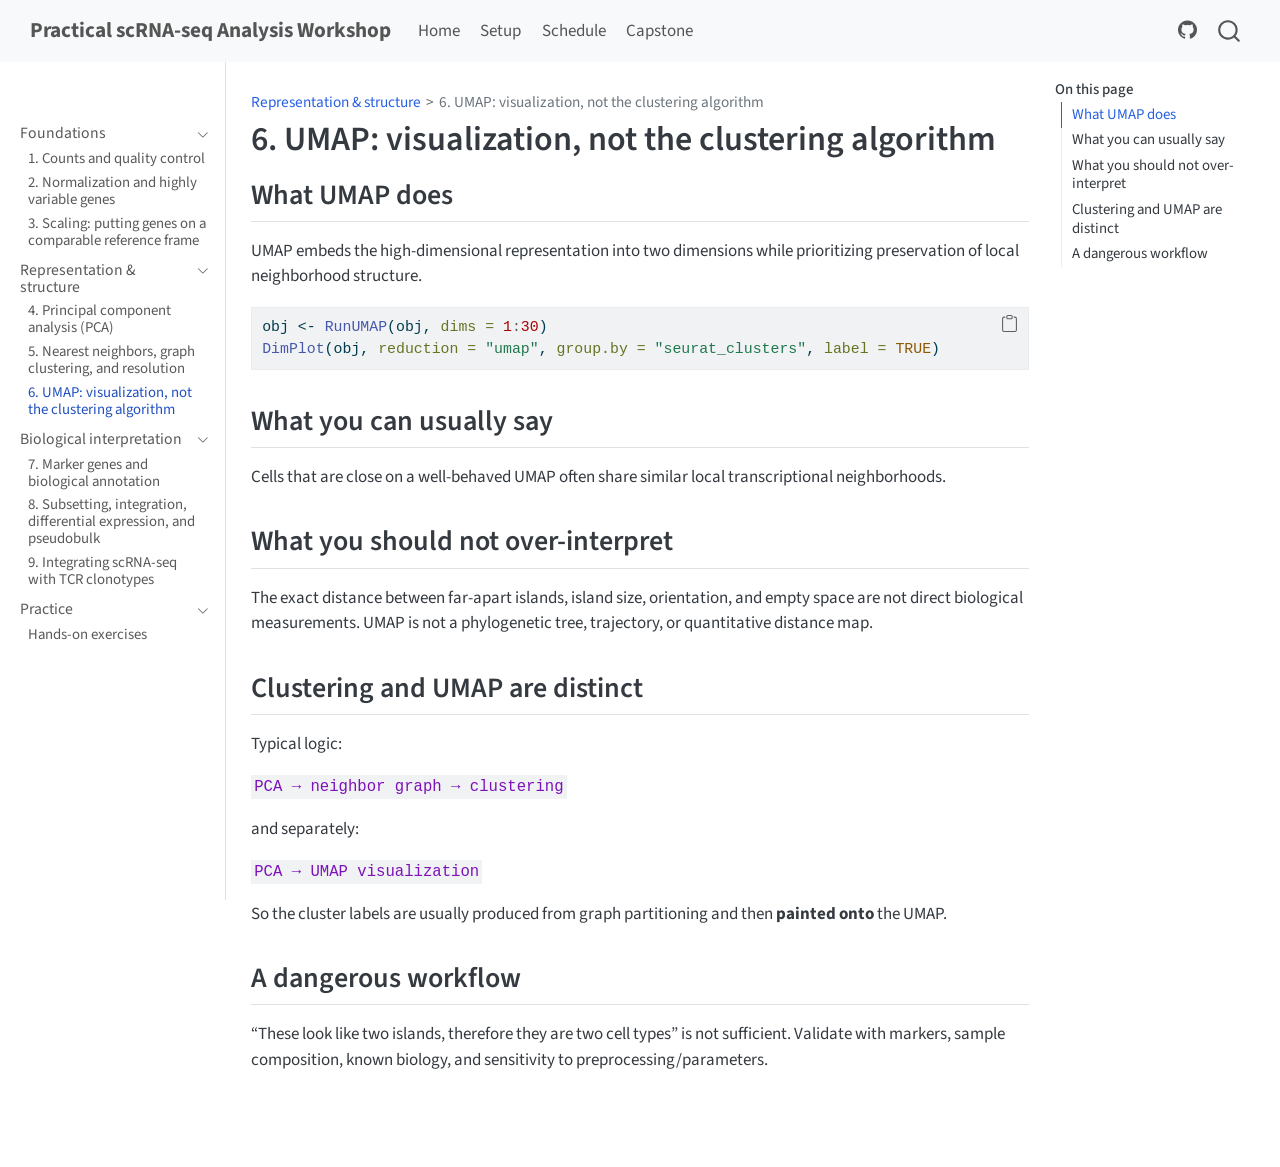
<file: lessons/06-umap.html>
<!DOCTYPE html>
<html xmlns="http://www.w3.org/1999/xhtml" lang="en" xml:lang="en"><head>

<meta charset="utf-8">
<meta name="generator" content="quarto-1.10.18">

<meta name="viewport" content="width=device-width, initial-scale=1.0, user-scalable=yes">


<title>6. UMAP: visualization, not the clustering algorithm – Practical scRNA-seq Analysis Workshop</title>
<style>
/* Default styles provided by pandoc.
** See https://pandoc.org/MANUAL.html#variables-for-html for config info.
*/
span.smallcaps{font-variant: small-caps;}
div.columns{display: flex; gap: 1.5em;}
div.column{flex: auto;}
@media screen {
div.columns{gap: min(4vw, 1.5em);}
div.column{overflow-x: auto;}
}
div.hanging-indent{margin-left: 1.5em; text-indent: -1.5em;}
ul.task-list{list-style: none;}
ul.task-list li input[type="checkbox"] {
  width: 0.8em;
  margin: 0 0.8em 0.2em -1em; /* quarto-specific, see https://github.com/quarto-dev/quarto-cli/issues/4556 */ 
  vertical-align: middle;
}
/* CSS for syntax highlighting */
html { -webkit-text-size-adjust: 100%; }
pre > code.sourceCode { white-space: pre; position: relative; }
pre > code.sourceCode > span { display: inline-block; line-height: 1.25; }
pre > code.sourceCode > span:empty { height: 1.2em; }
.sourceCode { overflow: visible; }
code.sourceCode > span { color: inherit; text-decoration: inherit; }
div.sourceCode { margin: 1em 0; }
pre.sourceCode { margin: 0; }
@media screen {
div.sourceCode { overflow: auto; }
}
@media print {
pre > code.sourceCode { white-space: pre-wrap; }
pre > code.sourceCode > span { text-indent: -5em; padding-left: 5em; }
}
pre.numberSource code
  { counter-reset: source-line 0; }
pre.numberSource code > span
  { position: relative; left: -4em; counter-increment: source-line; }
pre.numberSource code > span > a:first-child::before
  { content: counter(source-line);
    position: relative; left: -1em; text-align: right; vertical-align: baseline;
    border: none; display: inline-block;
    -webkit-touch-callout: none; -webkit-user-select: none;
    -khtml-user-select: none; -moz-user-select: none;
    -ms-user-select: none; user-select: none;
    padding: 0 4px; width: 4em;
  }
pre.numberSource { margin-left: 3em;  padding-left: 4px; }
div.sourceCode
  {   }
@media screen {
pre > code.sourceCode > span > a:first-child::before { text-decoration: underline; }
}
</style>


<script src="../site_libs/quarto-nav/quarto-nav.js"></script>
<script src="../site_libs/quarto-nav/headroom.min.js"></script>
<script src="../site_libs/clipboard/clipboard.min.js"></script>
<script src="../site_libs/quarto-search/autocomplete.umd.js"></script>
<script src="../site_libs/quarto-search/fuse.min.js"></script>
<script src="../site_libs/quarto-search/quarto-search.js"></script>
<meta name="quarto:offset" content="../">
<script src="../site_libs/quarto-html/quarto.js" type="module"></script>
<script src="../site_libs/quarto-html/tabsets/tabsets.js" type="module"></script>
<script src="../site_libs/quarto-html/popper.min.js"></script>
<script src="../site_libs/quarto-html/tippy.umd.min.js"></script>
<script src="../site_libs/quarto-html/anchor.min.js"></script>
<link href="../site_libs/quarto-html/tippy.css" rel="stylesheet">
<link href="../site_libs/quarto-html/quarto-syntax-highlighting-64a204ab8560d761af7679ceaba22944.css" rel="stylesheet" id="quarto-text-highlighting-styles">
<script src="../site_libs/bootstrap/bootstrap.min.js"></script>
<link href="../site_libs/bootstrap/bootstrap-icons.css" rel="stylesheet">
<link href="../site_libs/bootstrap/bootstrap-ee55caa158e530c0c52bbb44840fb07f.min.css" rel="stylesheet" append-hash="true" id="quarto-bootstrap" data-mode="light">
<script id="quarto-search-options" type="application/json">{
  "location": "navbar",
  "copy-button": false,
  "collapse-after": 3,
  "panel-placement": "end",
  "type": "overlay",
  "limit": 50,
  "keyboard-shortcut": [
    "f",
    "/",
    "s"
  ],
  "show-item-context": false,
  "language": {
    "search-no-results-text": "No results",
    "search-matching-documents-text": "matching documents",
    "search-copy-link-title": "Copy link to search",
    "search-hide-matches-text": "Hide additional matches",
    "search-more-match-text": "more match in this document",
    "search-more-matches-text": "more matches in this document",
    "search-clear-button-title": "Clear",
    "search-text-placeholder": "",
    "search-detached-cancel-button-title": "Cancel",
    "search-submit-button-title": "Submit",
    "search-label": "Search"
  }
}</script>


<link rel="stylesheet" href="../styles.css">
</head>

<body class="nav-sidebar docked nav-fixed quarto-light">

<div id="quarto-search-results"></div>
  <header id="quarto-header" class="headroom fixed-top">
    <nav class="navbar navbar-expand-lg " data-bs-theme="dark">
      <div class="navbar-container container-fluid">
      <div class="navbar-brand-container mx-auto">
    <a class="navbar-brand" href="../index.html">
    <span class="navbar-title">Practical scRNA-seq Analysis Workshop</span>
    </a>
  </div>
            <div id="quarto-search" class="" title="Search"></div>
          <button class="navbar-toggler" type="button" data-bs-toggle="collapse" data-bs-target="#navbarCollapse" aria-controls="navbarCollapse" role="menu" aria-expanded="false" aria-label="Toggle navigation" onclick="if (window.quartoToggleHeadroom) { window.quartoToggleHeadroom(); }">
  <span class="navbar-toggler-icon"></span>
</button>
          <div class="collapse navbar-collapse" id="navbarCollapse">
            <ul class="navbar-nav navbar-nav-scroll me-auto">
  <li class="nav-item">
    <a class="nav-link" href="../index.html"> 
<span class="menu-text">Home</span></a>
  </li>  
  <li class="nav-item">
    <a class="nav-link" href="../setup.html"> 
<span class="menu-text">Setup</span></a>
  </li>  
  <li class="nav-item">
    <a class="nav-link" href="../schedule.html"> 
<span class="menu-text">Schedule</span></a>
  </li>  
  <li class="nav-item">
    <a class="nav-link" href="../capstone.html"> 
<span class="menu-text">Capstone</span></a>
  </li>  
</ul>
            <ul class="navbar-nav navbar-nav-scroll ms-auto">
  <li class="nav-item compact">
    <a class="nav-link" href="https://github.com/aezamora14/scrna-seq-workshop"> <i class="bi bi-github" role="img">
</i> 
<span class="menu-text"></span></a>
  </li>  
</ul>
          </div> <!-- /navcollapse -->
            <div class="quarto-navbar-tools">
</div>
      </div> <!-- /container-fluid -->
    </nav>
  <nav class="quarto-secondary-nav">
    <div class="container-fluid d-flex">
      <button type="button" class="quarto-btn-toggle btn" data-bs-toggle="collapse" role="button" data-bs-target=".quarto-sidebar-collapse-item" aria-controls="quarto-sidebar" aria-expanded="false" aria-label="Toggle sidebar navigation" onclick="if (window.quartoToggleHeadroom) { window.quartoToggleHeadroom(); }">
        <i class="bi bi-layout-text-sidebar-reverse"></i>
      </button>
        <nav class="quarto-page-breadcrumbs" aria-label="breadcrumb"><ol class="breadcrumb"><li class="breadcrumb-item"><a href="../lessons/04-pca.html">Representation &amp; structure</a></li><li class="breadcrumb-item"><a href="../lessons/06-umap.html">6. UMAP: visualization, not the clustering algorithm</a></li></ol></nav>
        <a class="flex-grow-1" role="navigation" data-bs-toggle="collapse" data-bs-target=".quarto-sidebar-collapse-item" aria-controls="quarto-sidebar" aria-expanded="false" aria-label="Toggle sidebar navigation" onclick="if (window.quartoToggleHeadroom) { window.quartoToggleHeadroom(); }">      
        </a>
      <button type="button" class="btn quarto-search-button" aria-label="Search" onclick="window.quartoOpenSearch();">
        <i class="bi bi-search"></i>
      </button>
    </div>
  </nav>
</header>
<!-- content -->
<div id="quarto-content" class="quarto-container page-columns page-rows-contents page-layout-article page-navbar">
<!-- sidebar -->
  <nav id="quarto-sidebar" class="sidebar collapse collapse-horizontal quarto-sidebar-collapse-item sidebar-navigation docked overflow-auto">
        <div class="mt-2 flex-shrink-0 align-items-center">
        <div class="sidebar-search">
        <div id="quarto-search" class="" title="Search"></div>
        </div>
        </div>
    <div class="sidebar-menu-container"> 
    <ul class="list-unstyled mt-1">
        <li class="sidebar-item sidebar-item-section">
      <div class="sidebar-item-container"> 
            <a class="sidebar-item-text sidebar-link text-start" data-bs-toggle="collapse" data-bs-target="#quarto-sidebar-section-1" role="navigation" aria-expanded="true">
 <span class="menu-text">Foundations</span></a>
          <a class="sidebar-item-toggle text-start" data-bs-toggle="collapse" data-bs-target="#quarto-sidebar-section-1" role="navigation" aria-expanded="true" aria-label="Toggle section">
            <i class="bi bi-chevron-right ms-2"></i>
          </a> 
      </div>
      <ul id="quarto-sidebar-section-1" class="collapse list-unstyled sidebar-section depth1 show">  
          <li class="sidebar-item">
  <div class="sidebar-item-container"> 
  <a href="../lessons/01-counts-qc.html" class="sidebar-item-text sidebar-link">
 <span class="menu-text">1. Counts and quality control</span></a>
  </div>
</li>
          <li class="sidebar-item">
  <div class="sidebar-item-container"> 
  <a href="../lessons/02-normalization-hvg.html" class="sidebar-item-text sidebar-link">
 <span class="menu-text">2. Normalization and highly variable genes</span></a>
  </div>
</li>
          <li class="sidebar-item">
  <div class="sidebar-item-container"> 
  <a href="../lessons/03-scaling.html" class="sidebar-item-text sidebar-link">
 <span class="menu-text">3. Scaling: putting genes on a comparable reference frame</span></a>
  </div>
</li>
      </ul>
  </li>
        <li class="sidebar-item sidebar-item-section">
      <div class="sidebar-item-container"> 
            <a class="sidebar-item-text sidebar-link text-start" data-bs-toggle="collapse" data-bs-target="#quarto-sidebar-section-2" role="navigation" aria-expanded="true">
 <span class="menu-text">Representation &amp; structure</span></a>
          <a class="sidebar-item-toggle text-start" data-bs-toggle="collapse" data-bs-target="#quarto-sidebar-section-2" role="navigation" aria-expanded="true" aria-label="Toggle section">
            <i class="bi bi-chevron-right ms-2"></i>
          </a> 
      </div>
      <ul id="quarto-sidebar-section-2" class="collapse list-unstyled sidebar-section depth1 show">  
          <li class="sidebar-item">
  <div class="sidebar-item-container"> 
  <a href="../lessons/04-pca.html" class="sidebar-item-text sidebar-link">
 <span class="menu-text">4. Principal component analysis (PCA)</span></a>
  </div>
</li>
          <li class="sidebar-item">
  <div class="sidebar-item-container"> 
  <a href="../lessons/05-neighbors-clustering.html" class="sidebar-item-text sidebar-link">
 <span class="menu-text">5. Nearest neighbors, graph clustering, and resolution</span></a>
  </div>
</li>
          <li class="sidebar-item">
  <div class="sidebar-item-container"> 
  <a href="../lessons/06-umap.html" class="sidebar-item-text sidebar-link active">
 <span class="menu-text">6. UMAP: visualization, not the clustering algorithm</span></a>
  </div>
</li>
      </ul>
  </li>
        <li class="sidebar-item sidebar-item-section">
      <div class="sidebar-item-container"> 
            <a class="sidebar-item-text sidebar-link text-start" data-bs-toggle="collapse" data-bs-target="#quarto-sidebar-section-3" role="navigation" aria-expanded="true">
 <span class="menu-text">Biological interpretation</span></a>
          <a class="sidebar-item-toggle text-start" data-bs-toggle="collapse" data-bs-target="#quarto-sidebar-section-3" role="navigation" aria-expanded="true" aria-label="Toggle section">
            <i class="bi bi-chevron-right ms-2"></i>
          </a> 
      </div>
      <ul id="quarto-sidebar-section-3" class="collapse list-unstyled sidebar-section depth1 show">  
          <li class="sidebar-item">
  <div class="sidebar-item-container"> 
  <a href="../lessons/07-markers-annotation.html" class="sidebar-item-text sidebar-link">
 <span class="menu-text">7. Marker genes and biological annotation</span></a>
  </div>
</li>
          <li class="sidebar-item">
  <div class="sidebar-item-container"> 
  <a href="../lessons/08-subsetting-integration-de.html" class="sidebar-item-text sidebar-link">
 <span class="menu-text">8. Subsetting, integration, differential expression, and pseudobulk</span></a>
  </div>
</li>
          <li class="sidebar-item">
  <div class="sidebar-item-container"> 
  <a href="../lessons/09-tcr-integration.html" class="sidebar-item-text sidebar-link">
 <span class="menu-text">9. Integrating scRNA-seq with TCR clonotypes</span></a>
  </div>
</li>
      </ul>
  </li>
        <li class="sidebar-item sidebar-item-section">
      <div class="sidebar-item-container"> 
            <a class="sidebar-item-text sidebar-link text-start" data-bs-toggle="collapse" data-bs-target="#quarto-sidebar-section-4" role="navigation" aria-expanded="true">
 <span class="menu-text">Practice</span></a>
          <a class="sidebar-item-toggle text-start" data-bs-toggle="collapse" data-bs-target="#quarto-sidebar-section-4" role="navigation" aria-expanded="true" aria-label="Toggle section">
            <i class="bi bi-chevron-right ms-2"></i>
          </a> 
      </div>
      <ul id="quarto-sidebar-section-4" class="collapse list-unstyled sidebar-section depth1 show">  
          <li class="sidebar-item">
  <div class="sidebar-item-container"> 
  <a href="../exercises/index.html" class="sidebar-item-text sidebar-link">
 <span class="menu-text">Hands-on exercises</span></a>
  </div>
</li>
      </ul>
  </li>
    </ul>
    </div>
</nav>
<div id="quarto-sidebar-glass" class="quarto-sidebar-collapse-item" data-bs-toggle="collapse" data-bs-target=".quarto-sidebar-collapse-item"></div>
<!-- margin-sidebar -->
    <div id="quarto-margin-sidebar" class="sidebar margin-sidebar">
        <nav id="TOC" role="doc-toc" class="toc-active">
    <h2 id="toc-title">On this page</h2>
   
  <ul>
  <li><a href="#what-umap-does" id="toc-what-umap-does" class="nav-link active" data-scroll-target="#what-umap-does">What UMAP does</a></li>
  <li><a href="#what-you-can-usually-say" id="toc-what-you-can-usually-say" class="nav-link" data-scroll-target="#what-you-can-usually-say">What you can usually say</a></li>
  <li><a href="#what-you-should-not-over-interpret" id="toc-what-you-should-not-over-interpret" class="nav-link" data-scroll-target="#what-you-should-not-over-interpret">What you should not over-interpret</a></li>
  <li><a href="#clustering-and-umap-are-distinct" id="toc-clustering-and-umap-are-distinct" class="nav-link" data-scroll-target="#clustering-and-umap-are-distinct">Clustering and UMAP are distinct</a></li>
  <li><a href="#a-dangerous-workflow" id="toc-a-dangerous-workflow" class="nav-link" data-scroll-target="#a-dangerous-workflow">A dangerous workflow</a></li>
  </ul>
</nav>
    </div>
<!-- main -->
<main class="content" id="quarto-document-content">

<header id="title-block-header" class="quarto-title-block default"><nav class="quarto-page-breadcrumbs quarto-title-breadcrumbs d-none d-lg-block" aria-label="breadcrumb"><ol class="breadcrumb"><li class="breadcrumb-item"><a href="../lessons/04-pca.html">Representation &amp; structure</a></li><li class="breadcrumb-item"><a href="../lessons/06-umap.html">6. UMAP: visualization, not the clustering algorithm</a></li></ol></nav>
<div class="quarto-title">
<h1 class="title">6. UMAP: visualization, not the clustering algorithm</h1>
</div>



<div class="quarto-title-meta">

    
  
    
  </div>
  


</header>


<section id="what-umap-does" class="level2">
<h2 class="anchored" data-anchor-id="what-umap-does">What UMAP does</h2>
<p>UMAP embeds the high-dimensional representation into two dimensions while prioritizing preservation of local neighborhood structure.</p>
<div class="code-copy-outer-scaffold"><div class="sourceCode" id="cb1"><pre class="sourceCode r code-with-copy"><code class="sourceCode r"><span id="cb1-1"><a href="#cb1-1" aria-hidden="true" tabindex="-1"></a>obj <span class="ot">&lt;-</span> <span class="fu">RunUMAP</span>(obj, <span class="at">dims =</span> <span class="dv">1</span><span class="sc">:</span><span class="dv">30</span>)</span>
<span id="cb1-2"><a href="#cb1-2" aria-hidden="true" tabindex="-1"></a><span class="fu">DimPlot</span>(obj, <span class="at">reduction =</span> <span class="st">"umap"</span>, <span class="at">group.by =</span> <span class="st">"seurat_clusters"</span>, <span class="at">label =</span> <span class="cn">TRUE</span>)</span></code></pre></div><button title="Copy to Clipboard" class="code-copy-button"><i class="bi"></i></button></div>
</section>
<section id="what-you-can-usually-say" class="level2">
<h2 class="anchored" data-anchor-id="what-you-can-usually-say">What you can usually say</h2>
<p>Cells that are close on a well-behaved UMAP often share similar local transcriptional neighborhoods.</p>
</section>
<section id="what-you-should-not-over-interpret" class="level2">
<h2 class="anchored" data-anchor-id="what-you-should-not-over-interpret">What you should not over-interpret</h2>
<p>The exact distance between far-apart islands, island size, orientation, and empty space are not direct biological measurements. UMAP is not a phylogenetic tree, trajectory, or quantitative distance map.</p>
</section>
<section id="clustering-and-umap-are-distinct" class="level2">
<h2 class="anchored" data-anchor-id="clustering-and-umap-are-distinct">Clustering and UMAP are distinct</h2>
<p>Typical logic:</p>
<p><code>PCA → neighbor graph → clustering</code></p>
<p>and separately:</p>
<p><code>PCA → UMAP visualization</code></p>
<p>So the cluster labels are usually produced from graph partitioning and then <strong>painted onto</strong> the UMAP.</p>
</section>
<section id="a-dangerous-workflow" class="level2">
<h2 class="anchored" data-anchor-id="a-dangerous-workflow">A dangerous workflow</h2>
<p>“These look like two islands, therefore they are two cell types” is not sufficient. Validate with markers, sample composition, known biology, and sensitivity to preprocessing/parameters.</p>


</section>

</main> <!-- /main -->
<script id="quarto-html-after-body" type="application/javascript">
  window.document.addEventListener("DOMContentLoaded", function (event) {
    const icon = "";
    const anchorJS = new window.AnchorJS();
    anchorJS.options = {
      placement: 'right',
      icon: icon
    };
    anchorJS.add('.anchored');
    const isCodeAnnotation = (el) => {
      for (const clz of el.classList) {
        if (clz.startsWith('code-annotation-')) {                     
          return true;
        }
      }
      return false;
    }
    const onCopySuccess = function(e) {
      // button target
      const button = e.trigger;
      // don't keep focus
      button.blur();
      // flash "checked"
      button.classList.add('code-copy-button-checked');
      var currentTitle = button.getAttribute("title");
      button.setAttribute("title", "Copied!");
      let tooltip;
      if (window.bootstrap) {
        button.setAttribute("data-bs-toggle", "tooltip");
        button.setAttribute("data-bs-placement", "left");
        button.setAttribute("data-bs-title", "Copied!");
        tooltip = new bootstrap.Tooltip(button, 
          { trigger: "manual", 
            customClass: "code-copy-button-tooltip",
            offset: [0, -8]});
        tooltip.show();    
      }
      setTimeout(function() {
        if (tooltip) {
          tooltip.hide();
          button.removeAttribute("data-bs-title");
          button.removeAttribute("data-bs-toggle");
          button.removeAttribute("data-bs-placement");
        }
        button.setAttribute("title", currentTitle);
        button.classList.remove('code-copy-button-checked');
      }, 1000);
      // clear code selection
      e.clearSelection();
    }
    const getTextToCopy = function(trigger) {
      const outerScaffold = trigger.parentElement.cloneNode(true);
      const codeEl = outerScaffold.querySelector('code');
      for (const childEl of codeEl.children) {
        if (isCodeAnnotation(childEl)) {
          childEl.remove();
        }
      }
      return codeEl.innerText;
    }
    const clipboard = new window.ClipboardJS('.code-copy-button:not([data-in-quarto-modal])', {
      text: getTextToCopy
    });
    clipboard.on('success', onCopySuccess);
    if (window.document.getElementById('quarto-embedded-source-code-modal')) {
      const clipboardModal = new window.ClipboardJS('.code-copy-button[data-in-quarto-modal]', {
        text: getTextToCopy,
        container: window.document.getElementById('quarto-embedded-source-code-modal')
      });
      clipboardModal.on('success', onCopySuccess);
    }
      var localhostRegex = new RegExp(/^(?:http|https):\/\/localhost\:?[0-9]*\//);
      var mailtoRegex = new RegExp(/^mailto:/);
        var filterRegex = new RegExp("https:\/\/aezamora14\.github\.io\/scrna-seq-workshop\/");
      var isInternal = (href) => {
          return filterRegex.test(href) || localhostRegex.test(href) || mailtoRegex.test(href);
      }
      // Inspect non-navigation links and adorn them if external
     var links = window.document.querySelectorAll('a[href]:not(.nav-link):not(.navbar-brand):not(.toc-action):not(.sidebar-link):not(.sidebar-item-toggle):not(.pagination-link):not(.no-external):not([aria-hidden]):not(.dropdown-item):not(.quarto-navigation-tool):not(.about-link)');
      for (var i=0; i<links.length; i++) {
        const link = links[i];
        if (!isInternal(link.href)) {
          // undo the damage that might have been done by quarto-nav.js in the case of
          // links that we want to consider external
          if (link.dataset.originalHref !== undefined) {
            link.href = link.dataset.originalHref;
          }
        }
      }
    function tippyHover(el, contentFn, onTriggerFn, onUntriggerFn) {
      const config = {
        allowHTML: true,
        maxWidth: 500,
        delay: 100,
        arrow: false,
        appendTo: function(el) {
            return el.parentElement;
        },
        interactive: true,
        interactiveBorder: 10,
        theme: 'quarto',
        placement: 'bottom-start',
      };
      if (contentFn) {
        config.content = contentFn;
      }
      if (onTriggerFn) {
        config.onTrigger = onTriggerFn;
      }
      if (onUntriggerFn) {
        config.onUntrigger = onUntriggerFn;
      }
      window.tippy(el, config); 
    }
    const noterefs = window.document.querySelectorAll('a[role="doc-noteref"]');
    for (var i=0; i<noterefs.length; i++) {
      const ref = noterefs[i];
      tippyHover(ref, function() {
        // use id or data attribute instead here
        let href = ref.getAttribute('data-footnote-href') || ref.getAttribute('href');
        try { href = new URL(href).hash; } catch {}
        const id = href.replace(/^#\/?/, "");
        const note = window.document.getElementById(id);
        if (note) {
          return note.innerHTML;
        } else {
          return "";
        }
      });
    }
    const xrefs = window.document.querySelectorAll('a.quarto-xref');
    const processXRef = (id, note) => {
      // Strip column container classes
      const stripColumnClz = (el) => {
        el.classList.remove("page-full", "page-columns");
        if (el.children) {
          for (const child of el.children) {
            stripColumnClz(child);
          }
        }
      }
      stripColumnClz(note)
      if (id === null || id.startsWith('sec-')) {
        // Special case sections, only their first couple elements
        const container = document.createElement("div");
        if (note.children && note.children.length > 2) {
          container.appendChild(note.children[0].cloneNode(true));
          for (let i = 1; i < note.children.length; i++) {
            const child = note.children[i];
            if (child.tagName === "P" && child.innerText === "") {
              continue;
            } else {
              container.appendChild(child.cloneNode(true));
              break;
            }
          }
          if (window.Quarto?.typesetMath) {
            window.Quarto.typesetMath(container);
          }
          return container.innerHTML
        } else {
          if (window.Quarto?.typesetMath) {
            window.Quarto.typesetMath(note);
          }
          return note.innerHTML;
        }
      } else {
        // Remove any anchor links if they are present
        const anchorLink = note.querySelector('a.anchorjs-link');
        if (anchorLink) {
          anchorLink.remove();
        }
        if (window.Quarto?.typesetMath) {
          window.Quarto.typesetMath(note);
        }
        if (note.classList.contains("callout")) {
          return note.outerHTML;
        } else {
          return note.innerHTML;
        }
      }
    }
    for (var i=0; i<xrefs.length; i++) {
      const xref = xrefs[i];
      tippyHover(xref, undefined, function(instance) {
        instance.disable();
        let url = xref.getAttribute('href');
        let hash = undefined; 
        if (url.startsWith('#')) {
          hash = url;
        } else {
          try { hash = new URL(url).hash; } catch {}
        }
        if (hash) {
          const id = hash.replace(/^#\/?/, "");
          const note = window.document.getElementById(id);
          if (note !== null) {
            try {
              const html = processXRef(id, note.cloneNode(true));
              instance.setContent(html);
            } finally {
              instance.enable();
              instance.show();
            }
          } else {
            // See if we can fetch this
            fetch(url.split('#')[0])
            .then(res => res.text())
            .then(html => {
              const parser = new DOMParser();
              const htmlDoc = parser.parseFromString(html, "text/html");
              const note = htmlDoc.getElementById(id);
              if (note !== null) {
                const html = processXRef(id, note);
                instance.setContent(html);
              } 
            }).finally(() => {
              instance.enable();
              instance.show();
            });
          }
        } else {
          // See if we can fetch a full url (with no hash to target)
          // This is a special case and we should probably do some content thinning / targeting
          fetch(url)
          .then(res => res.text())
          .then(html => {
            const parser = new DOMParser();
            const htmlDoc = parser.parseFromString(html, "text/html");
            const note = htmlDoc.querySelector('main.content');
            if (note !== null) {
              // This should only happen for chapter cross references
              // (since there is no id in the URL)
              // remove the first header
              if (note.children.length > 0 && note.children[0].tagName === "HEADER") {
                note.children[0].remove();
              }
              const html = processXRef(null, note);
              instance.setContent(html);
            } 
          }).finally(() => {
            instance.enable();
            instance.show();
          });
        }
      }, function(instance) {
      });
    }
        let selectedAnnoteEl;
        const selectorForAnnotation = ( cell, annotation) => {
          let cellAttr = 'data-code-cell="' + cell + '"';
          let lineAttr = 'data-code-annotation="' +  annotation + '"';
          const selector = 'span[' + cellAttr + '][' + lineAttr + ']';
          return selector;
        }
        const selectCodeLines = (annoteEl) => {
          const doc = window.document;
          const targetCell = annoteEl.getAttribute("data-target-cell");
          const targetAnnotation = annoteEl.getAttribute("data-target-annotation");
          const annoteSpan = window.document.querySelector(selectorForAnnotation(targetCell, targetAnnotation));
          const lines = annoteSpan.getAttribute("data-code-lines").split(",");
          const lineIds = lines.map((line) => {
            return targetCell + "-" + line;
          })
          let top = null;
          let height = null;
          let parent = null;
          if (lineIds.length > 0) {
              //compute the position of the single el (top and bottom and make a div)
              const el = window.document.getElementById(lineIds[0]);
              top = el.offsetTop;
              height = el.offsetHeight;
              parent = el.parentElement.parentElement;
            if (lineIds.length > 1) {
              const lastEl = window.document.getElementById(lineIds[lineIds.length - 1]);
              const bottom = lastEl.offsetTop + lastEl.offsetHeight;
              height = bottom - top;
            }
            if (top !== null && height !== null && parent !== null) {
              // cook up a div (if necessary) and position it 
              let div = window.document.getElementById("code-annotation-line-highlight");
              if (div === null) {
                div = window.document.createElement("div");
                div.setAttribute("id", "code-annotation-line-highlight");
                div.style.position = 'absolute';
                parent.appendChild(div);
              }
              div.style.top = top - 2 + "px";
              div.style.height = height + 4 + "px";
              div.style.left = 0;
              let gutterDiv = window.document.getElementById("code-annotation-line-highlight-gutter");
              if (gutterDiv === null) {
                gutterDiv = window.document.createElement("div");
                gutterDiv.setAttribute("id", "code-annotation-line-highlight-gutter");
                gutterDiv.style.position = 'absolute';
                const codeCell = window.document.getElementById(targetCell);
                const gutter = codeCell.querySelector('.code-annotation-gutter');
                gutter.appendChild(gutterDiv);
              }
              gutterDiv.style.top = top - 2 + "px";
              gutterDiv.style.height = height + 4 + "px";
            }
            selectedAnnoteEl = annoteEl;
          }
        };
        const unselectCodeLines = () => {
          const elementsIds = ["code-annotation-line-highlight", "code-annotation-line-highlight-gutter"];
          elementsIds.forEach((elId) => {
            const div = window.document.getElementById(elId);
            if (div) {
              div.remove();
            }
          });
          selectedAnnoteEl = undefined;
        };
          // Handle positioning of the toggle
      window.addEventListener(
        "resize",
        throttle(() => {
          elRect = undefined;
          if (selectedAnnoteEl) {
            selectCodeLines(selectedAnnoteEl);
          }
        }, 10)
      );
      function throttle(fn, ms) {
      let throttle = false;
      let timer;
        return (...args) => {
          if(!throttle) { // first call gets through
              fn.apply(this, args);
              throttle = true;
          } else { // all the others get throttled
              if(timer) clearTimeout(timer); // cancel #2
              timer = setTimeout(() => {
                fn.apply(this, args);
                timer = throttle = false;
              }, ms);
          }
        };
      }
        // Attach click handler to the DT
        const annoteDls = window.document.querySelectorAll('dt[data-target-cell]');
        for (const annoteDlNode of annoteDls) {
          annoteDlNode.addEventListener('click', (event) => {
            const clickedEl = event.target;
            if (clickedEl !== selectedAnnoteEl) {
              unselectCodeLines();
              const activeEl = window.document.querySelector('dt[data-target-cell].code-annotation-active');
              if (activeEl) {
                activeEl.classList.remove('code-annotation-active');
              }
              selectCodeLines(clickedEl);
              clickedEl.classList.add('code-annotation-active');
            } else {
              // Unselect the line
              unselectCodeLines();
              clickedEl.classList.remove('code-annotation-active');
            }
          });
        }
    const findCites = (el) => {
      const parentEl = el.parentElement;
      if (parentEl) {
        const cites = parentEl.dataset.cites;
        if (cites) {
          return {
            el,
            cites: cites.split(' ')
          };
        } else {
          return findCites(el.parentElement)
        }
      } else {
        return undefined;
      }
    };
    var bibliorefs = window.document.querySelectorAll('a[role="doc-biblioref"]');
    for (var i=0; i<bibliorefs.length; i++) {
      const ref = bibliorefs[i];
      const citeInfo = findCites(ref);
      if (citeInfo) {
        tippyHover(citeInfo.el, function() {
          var popup = window.document.createElement('div');
          citeInfo.cites.forEach(function(cite) {
            var citeDiv = window.document.createElement('div');
            citeDiv.classList.add('hanging-indent');
            citeDiv.classList.add('csl-entry');
            var biblioDiv = window.document.getElementById('ref-' + cite);
            if (biblioDiv) {
              citeDiv.innerHTML = biblioDiv.innerHTML;
            }
            popup.appendChild(citeDiv);
          });
          return popup.innerHTML;
        });
      }
    }
  });
  </script>
</div> <!-- /content -->




</body></html>
</file>
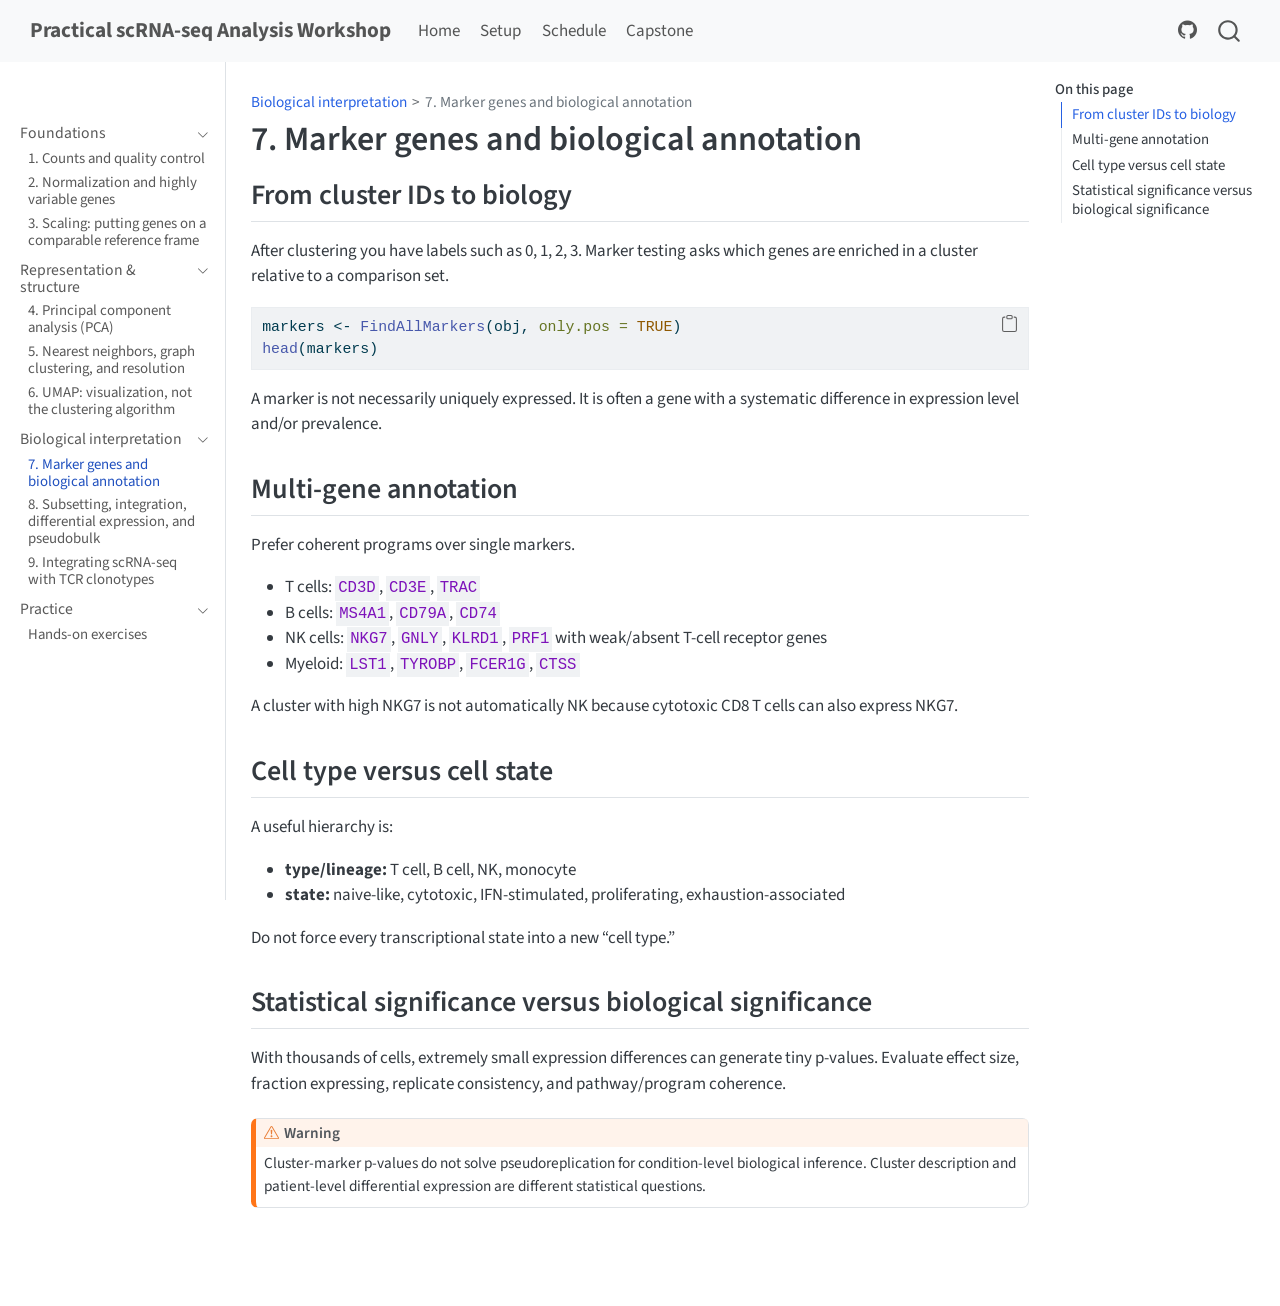
<file: lessons/07-markers-annotation.html>
<!DOCTYPE html>
<html xmlns="http://www.w3.org/1999/xhtml" lang="en" xml:lang="en"><head>

<meta charset="utf-8">
<meta name="generator" content="quarto-1.10.18">

<meta name="viewport" content="width=device-width, initial-scale=1.0, user-scalable=yes">


<title>7. Marker genes and biological annotation – Practical scRNA-seq Analysis Workshop</title>
<style>
/* Default styles provided by pandoc.
** See https://pandoc.org/MANUAL.html#variables-for-html for config info.
*/
span.smallcaps{font-variant: small-caps;}
div.columns{display: flex; gap: 1.5em;}
div.column{flex: auto;}
@media screen {
div.columns{gap: min(4vw, 1.5em);}
div.column{overflow-x: auto;}
}
div.hanging-indent{margin-left: 1.5em; text-indent: -1.5em;}
ul.task-list{list-style: none;}
ul.task-list li input[type="checkbox"] {
  width: 0.8em;
  margin: 0 0.8em 0.2em -1em; /* quarto-specific, see https://github.com/quarto-dev/quarto-cli/issues/4556 */ 
  vertical-align: middle;
}
/* CSS for syntax highlighting */
html { -webkit-text-size-adjust: 100%; }
pre > code.sourceCode { white-space: pre; position: relative; }
pre > code.sourceCode > span { display: inline-block; line-height: 1.25; }
pre > code.sourceCode > span:empty { height: 1.2em; }
.sourceCode { overflow: visible; }
code.sourceCode > span { color: inherit; text-decoration: inherit; }
div.sourceCode { margin: 1em 0; }
pre.sourceCode { margin: 0; }
@media screen {
div.sourceCode { overflow: auto; }
}
@media print {
pre > code.sourceCode { white-space: pre-wrap; }
pre > code.sourceCode > span { text-indent: -5em; padding-left: 5em; }
}
pre.numberSource code
  { counter-reset: source-line 0; }
pre.numberSource code > span
  { position: relative; left: -4em; counter-increment: source-line; }
pre.numberSource code > span > a:first-child::before
  { content: counter(source-line);
    position: relative; left: -1em; text-align: right; vertical-align: baseline;
    border: none; display: inline-block;
    -webkit-touch-callout: none; -webkit-user-select: none;
    -khtml-user-select: none; -moz-user-select: none;
    -ms-user-select: none; user-select: none;
    padding: 0 4px; width: 4em;
  }
pre.numberSource { margin-left: 3em;  padding-left: 4px; }
div.sourceCode
  {   }
@media screen {
pre > code.sourceCode > span > a:first-child::before { text-decoration: underline; }
}
</style>


<script src="../site_libs/quarto-nav/quarto-nav.js"></script>
<script src="../site_libs/quarto-nav/headroom.min.js"></script>
<script src="../site_libs/clipboard/clipboard.min.js"></script>
<script src="../site_libs/quarto-search/autocomplete.umd.js"></script>
<script src="../site_libs/quarto-search/fuse.min.js"></script>
<script src="../site_libs/quarto-search/quarto-search.js"></script>
<meta name="quarto:offset" content="../">
<script src="../site_libs/quarto-html/quarto.js" type="module"></script>
<script src="../site_libs/quarto-html/tabsets/tabsets.js" type="module"></script>
<script src="../site_libs/quarto-html/popper.min.js"></script>
<script src="../site_libs/quarto-html/tippy.umd.min.js"></script>
<script src="../site_libs/quarto-html/anchor.min.js"></script>
<link href="../site_libs/quarto-html/tippy.css" rel="stylesheet">
<link href="../site_libs/quarto-html/quarto-syntax-highlighting-64a204ab8560d761af7679ceaba22944.css" rel="stylesheet" id="quarto-text-highlighting-styles">
<script src="../site_libs/bootstrap/bootstrap.min.js"></script>
<link href="../site_libs/bootstrap/bootstrap-icons.css" rel="stylesheet">
<link href="../site_libs/bootstrap/bootstrap-ee55caa158e530c0c52bbb44840fb07f.min.css" rel="stylesheet" append-hash="true" id="quarto-bootstrap" data-mode="light">
<script id="quarto-search-options" type="application/json">{
  "location": "navbar",
  "copy-button": false,
  "collapse-after": 3,
  "panel-placement": "end",
  "type": "overlay",
  "limit": 50,
  "keyboard-shortcut": [
    "f",
    "/",
    "s"
  ],
  "show-item-context": false,
  "language": {
    "search-no-results-text": "No results",
    "search-matching-documents-text": "matching documents",
    "search-copy-link-title": "Copy link to search",
    "search-hide-matches-text": "Hide additional matches",
    "search-more-match-text": "more match in this document",
    "search-more-matches-text": "more matches in this document",
    "search-clear-button-title": "Clear",
    "search-text-placeholder": "",
    "search-detached-cancel-button-title": "Cancel",
    "search-submit-button-title": "Submit",
    "search-label": "Search"
  }
}</script>


<link rel="stylesheet" href="../styles.css">
</head>

<body class="nav-sidebar docked nav-fixed quarto-light">

<div id="quarto-search-results"></div>
  <header id="quarto-header" class="headroom fixed-top">
    <nav class="navbar navbar-expand-lg " data-bs-theme="dark">
      <div class="navbar-container container-fluid">
      <div class="navbar-brand-container mx-auto">
    <a class="navbar-brand" href="../index.html">
    <span class="navbar-title">Practical scRNA-seq Analysis Workshop</span>
    </a>
  </div>
            <div id="quarto-search" class="" title="Search"></div>
          <button class="navbar-toggler" type="button" data-bs-toggle="collapse" data-bs-target="#navbarCollapse" aria-controls="navbarCollapse" role="menu" aria-expanded="false" aria-label="Toggle navigation" onclick="if (window.quartoToggleHeadroom) { window.quartoToggleHeadroom(); }">
  <span class="navbar-toggler-icon"></span>
</button>
          <div class="collapse navbar-collapse" id="navbarCollapse">
            <ul class="navbar-nav navbar-nav-scroll me-auto">
  <li class="nav-item">
    <a class="nav-link" href="../index.html"> 
<span class="menu-text">Home</span></a>
  </li>  
  <li class="nav-item">
    <a class="nav-link" href="../setup.html"> 
<span class="menu-text">Setup</span></a>
  </li>  
  <li class="nav-item">
    <a class="nav-link" href="../schedule.html"> 
<span class="menu-text">Schedule</span></a>
  </li>  
  <li class="nav-item">
    <a class="nav-link" href="../capstone.html"> 
<span class="menu-text">Capstone</span></a>
  </li>  
</ul>
            <ul class="navbar-nav navbar-nav-scroll ms-auto">
  <li class="nav-item compact">
    <a class="nav-link" href="https://github.com/aezamora14/scrna-seq-workshop"> <i class="bi bi-github" role="img">
</i> 
<span class="menu-text"></span></a>
  </li>  
</ul>
          </div> <!-- /navcollapse -->
            <div class="quarto-navbar-tools">
</div>
      </div> <!-- /container-fluid -->
    </nav>
  <nav class="quarto-secondary-nav">
    <div class="container-fluid d-flex">
      <button type="button" class="quarto-btn-toggle btn" data-bs-toggle="collapse" role="button" data-bs-target=".quarto-sidebar-collapse-item" aria-controls="quarto-sidebar" aria-expanded="false" aria-label="Toggle sidebar navigation" onclick="if (window.quartoToggleHeadroom) { window.quartoToggleHeadroom(); }">
        <i class="bi bi-layout-text-sidebar-reverse"></i>
      </button>
        <nav class="quarto-page-breadcrumbs" aria-label="breadcrumb"><ol class="breadcrumb"><li class="breadcrumb-item"><a href="../lessons/07-markers-annotation.html">Biological interpretation</a></li><li class="breadcrumb-item"><a href="../lessons/07-markers-annotation.html">7. Marker genes and biological annotation</a></li></ol></nav>
        <a class="flex-grow-1" role="navigation" data-bs-toggle="collapse" data-bs-target=".quarto-sidebar-collapse-item" aria-controls="quarto-sidebar" aria-expanded="false" aria-label="Toggle sidebar navigation" onclick="if (window.quartoToggleHeadroom) { window.quartoToggleHeadroom(); }">      
        </a>
      <button type="button" class="btn quarto-search-button" aria-label="Search" onclick="window.quartoOpenSearch();">
        <i class="bi bi-search"></i>
      </button>
    </div>
  </nav>
</header>
<!-- content -->
<div id="quarto-content" class="quarto-container page-columns page-rows-contents page-layout-article page-navbar">
<!-- sidebar -->
  <nav id="quarto-sidebar" class="sidebar collapse collapse-horizontal quarto-sidebar-collapse-item sidebar-navigation docked overflow-auto">
        <div class="mt-2 flex-shrink-0 align-items-center">
        <div class="sidebar-search">
        <div id="quarto-search" class="" title="Search"></div>
        </div>
        </div>
    <div class="sidebar-menu-container"> 
    <ul class="list-unstyled mt-1">
        <li class="sidebar-item sidebar-item-section">
      <div class="sidebar-item-container"> 
            <a class="sidebar-item-text sidebar-link text-start" data-bs-toggle="collapse" data-bs-target="#quarto-sidebar-section-1" role="navigation" aria-expanded="true">
 <span class="menu-text">Foundations</span></a>
          <a class="sidebar-item-toggle text-start" data-bs-toggle="collapse" data-bs-target="#quarto-sidebar-section-1" role="navigation" aria-expanded="true" aria-label="Toggle section">
            <i class="bi bi-chevron-right ms-2"></i>
          </a> 
      </div>
      <ul id="quarto-sidebar-section-1" class="collapse list-unstyled sidebar-section depth1 show">  
          <li class="sidebar-item">
  <div class="sidebar-item-container"> 
  <a href="../lessons/01-counts-qc.html" class="sidebar-item-text sidebar-link">
 <span class="menu-text">1. Counts and quality control</span></a>
  </div>
</li>
          <li class="sidebar-item">
  <div class="sidebar-item-container"> 
  <a href="../lessons/02-normalization-hvg.html" class="sidebar-item-text sidebar-link">
 <span class="menu-text">2. Normalization and highly variable genes</span></a>
  </div>
</li>
          <li class="sidebar-item">
  <div class="sidebar-item-container"> 
  <a href="../lessons/03-scaling.html" class="sidebar-item-text sidebar-link">
 <span class="menu-text">3. Scaling: putting genes on a comparable reference frame</span></a>
  </div>
</li>
      </ul>
  </li>
        <li class="sidebar-item sidebar-item-section">
      <div class="sidebar-item-container"> 
            <a class="sidebar-item-text sidebar-link text-start" data-bs-toggle="collapse" data-bs-target="#quarto-sidebar-section-2" role="navigation" aria-expanded="true">
 <span class="menu-text">Representation &amp; structure</span></a>
          <a class="sidebar-item-toggle text-start" data-bs-toggle="collapse" data-bs-target="#quarto-sidebar-section-2" role="navigation" aria-expanded="true" aria-label="Toggle section">
            <i class="bi bi-chevron-right ms-2"></i>
          </a> 
      </div>
      <ul id="quarto-sidebar-section-2" class="collapse list-unstyled sidebar-section depth1 show">  
          <li class="sidebar-item">
  <div class="sidebar-item-container"> 
  <a href="../lessons/04-pca.html" class="sidebar-item-text sidebar-link">
 <span class="menu-text">4. Principal component analysis (PCA)</span></a>
  </div>
</li>
          <li class="sidebar-item">
  <div class="sidebar-item-container"> 
  <a href="../lessons/05-neighbors-clustering.html" class="sidebar-item-text sidebar-link">
 <span class="menu-text">5. Nearest neighbors, graph clustering, and resolution</span></a>
  </div>
</li>
          <li class="sidebar-item">
  <div class="sidebar-item-container"> 
  <a href="../lessons/06-umap.html" class="sidebar-item-text sidebar-link">
 <span class="menu-text">6. UMAP: visualization, not the clustering algorithm</span></a>
  </div>
</li>
      </ul>
  </li>
        <li class="sidebar-item sidebar-item-section">
      <div class="sidebar-item-container"> 
            <a class="sidebar-item-text sidebar-link text-start" data-bs-toggle="collapse" data-bs-target="#quarto-sidebar-section-3" role="navigation" aria-expanded="true">
 <span class="menu-text">Biological interpretation</span></a>
          <a class="sidebar-item-toggle text-start" data-bs-toggle="collapse" data-bs-target="#quarto-sidebar-section-3" role="navigation" aria-expanded="true" aria-label="Toggle section">
            <i class="bi bi-chevron-right ms-2"></i>
          </a> 
      </div>
      <ul id="quarto-sidebar-section-3" class="collapse list-unstyled sidebar-section depth1 show">  
          <li class="sidebar-item">
  <div class="sidebar-item-container"> 
  <a href="../lessons/07-markers-annotation.html" class="sidebar-item-text sidebar-link active">
 <span class="menu-text">7. Marker genes and biological annotation</span></a>
  </div>
</li>
          <li class="sidebar-item">
  <div class="sidebar-item-container"> 
  <a href="../lessons/08-subsetting-integration-de.html" class="sidebar-item-text sidebar-link">
 <span class="menu-text">8. Subsetting, integration, differential expression, and pseudobulk</span></a>
  </div>
</li>
          <li class="sidebar-item">
  <div class="sidebar-item-container"> 
  <a href="../lessons/09-tcr-integration.html" class="sidebar-item-text sidebar-link">
 <span class="menu-text">9. Integrating scRNA-seq with TCR clonotypes</span></a>
  </div>
</li>
      </ul>
  </li>
        <li class="sidebar-item sidebar-item-section">
      <div class="sidebar-item-container"> 
            <a class="sidebar-item-text sidebar-link text-start" data-bs-toggle="collapse" data-bs-target="#quarto-sidebar-section-4" role="navigation" aria-expanded="true">
 <span class="menu-text">Practice</span></a>
          <a class="sidebar-item-toggle text-start" data-bs-toggle="collapse" data-bs-target="#quarto-sidebar-section-4" role="navigation" aria-expanded="true" aria-label="Toggle section">
            <i class="bi bi-chevron-right ms-2"></i>
          </a> 
      </div>
      <ul id="quarto-sidebar-section-4" class="collapse list-unstyled sidebar-section depth1 show">  
          <li class="sidebar-item">
  <div class="sidebar-item-container"> 
  <a href="../exercises/index.html" class="sidebar-item-text sidebar-link">
 <span class="menu-text">Hands-on exercises</span></a>
  </div>
</li>
      </ul>
  </li>
    </ul>
    </div>
</nav>
<div id="quarto-sidebar-glass" class="quarto-sidebar-collapse-item" data-bs-toggle="collapse" data-bs-target=".quarto-sidebar-collapse-item"></div>
<!-- margin-sidebar -->
    <div id="quarto-margin-sidebar" class="sidebar margin-sidebar">
        <nav id="TOC" role="doc-toc" class="toc-active">
    <h2 id="toc-title">On this page</h2>
   
  <ul>
  <li><a href="#from-cluster-ids-to-biology" id="toc-from-cluster-ids-to-biology" class="nav-link active" data-scroll-target="#from-cluster-ids-to-biology">From cluster IDs to biology</a></li>
  <li><a href="#multi-gene-annotation" id="toc-multi-gene-annotation" class="nav-link" data-scroll-target="#multi-gene-annotation">Multi-gene annotation</a></li>
  <li><a href="#cell-type-versus-cell-state" id="toc-cell-type-versus-cell-state" class="nav-link" data-scroll-target="#cell-type-versus-cell-state">Cell type versus cell state</a></li>
  <li><a href="#statistical-significance-versus-biological-significance" id="toc-statistical-significance-versus-biological-significance" class="nav-link" data-scroll-target="#statistical-significance-versus-biological-significance">Statistical significance versus biological significance</a></li>
  </ul>
</nav>
    </div>
<!-- main -->
<main class="content" id="quarto-document-content">

<header id="title-block-header" class="quarto-title-block default"><nav class="quarto-page-breadcrumbs quarto-title-breadcrumbs d-none d-lg-block" aria-label="breadcrumb"><ol class="breadcrumb"><li class="breadcrumb-item"><a href="../lessons/07-markers-annotation.html">Biological interpretation</a></li><li class="breadcrumb-item"><a href="../lessons/07-markers-annotation.html">7. Marker genes and biological annotation</a></li></ol></nav>
<div class="quarto-title">
<h1 class="title">7. Marker genes and biological annotation</h1>
</div>



<div class="quarto-title-meta">

    
  
    
  </div>
  


</header>


<section id="from-cluster-ids-to-biology" class="level2">
<h2 class="anchored" data-anchor-id="from-cluster-ids-to-biology">From cluster IDs to biology</h2>
<p>After clustering you have labels such as 0, 1, 2, 3. Marker testing asks which genes are enriched in a cluster relative to a comparison set.</p>
<div class="code-copy-outer-scaffold"><div class="sourceCode" id="cb1"><pre class="sourceCode r code-with-copy"><code class="sourceCode r"><span id="cb1-1"><a href="#cb1-1" aria-hidden="true" tabindex="-1"></a>markers <span class="ot">&lt;-</span> <span class="fu">FindAllMarkers</span>(obj, <span class="at">only.pos =</span> <span class="cn">TRUE</span>)</span>
<span id="cb1-2"><a href="#cb1-2" aria-hidden="true" tabindex="-1"></a><span class="fu">head</span>(markers)</span></code></pre></div><button title="Copy to Clipboard" class="code-copy-button"><i class="bi"></i></button></div>
<p>A marker is not necessarily uniquely expressed. It is often a gene with a systematic difference in expression level and/or prevalence.</p>
</section>
<section id="multi-gene-annotation" class="level2">
<h2 class="anchored" data-anchor-id="multi-gene-annotation">Multi-gene annotation</h2>
<p>Prefer coherent programs over single markers.</p>
<ul>
<li>T cells: <code>CD3D</code>, <code>CD3E</code>, <code>TRAC</code></li>
<li>B cells: <code>MS4A1</code>, <code>CD79A</code>, <code>CD74</code></li>
<li>NK cells: <code>NKG7</code>, <code>GNLY</code>, <code>KLRD1</code>, <code>PRF1</code> with weak/absent T-cell receptor genes</li>
<li>Myeloid: <code>LST1</code>, <code>TYROBP</code>, <code>FCER1G</code>, <code>CTSS</code></li>
</ul>
<p>A cluster with high NKG7 is not automatically NK because cytotoxic CD8 T cells can also express NKG7.</p>
</section>
<section id="cell-type-versus-cell-state" class="level2">
<h2 class="anchored" data-anchor-id="cell-type-versus-cell-state">Cell type versus cell state</h2>
<p>A useful hierarchy is:</p>
<ul>
<li><strong>type/lineage:</strong> T cell, B cell, NK, monocyte</li>
<li><strong>state:</strong> naive-like, cytotoxic, IFN-stimulated, proliferating, exhaustion-associated</li>
</ul>
<p>Do not force every transcriptional state into a new “cell type.”</p>
</section>
<section id="statistical-significance-versus-biological-significance" class="level2">
<h2 class="anchored" data-anchor-id="statistical-significance-versus-biological-significance">Statistical significance versus biological significance</h2>
<p>With thousands of cells, extremely small expression differences can generate tiny p-values. Evaluate effect size, fraction expressing, replicate consistency, and pathway/program coherence.</p>
<div class="callout callout-style-default callout-warning callout-titled">
<div class="callout-header d-flex align-content-center">
<div class="callout-icon-container">
<i class="callout-icon"></i>
</div>
<div class="callout-title-container flex-fill">
Warning
</div>
</div>
<div class="callout-body-container callout-body">
<p>Cluster-marker p-values do not solve pseudoreplication for condition-level biological inference. Cluster description and patient-level differential expression are different statistical questions.</p>
</div>
</div>


</section>

</main> <!-- /main -->
<script id="quarto-html-after-body" type="application/javascript">
  window.document.addEventListener("DOMContentLoaded", function (event) {
    const icon = "";
    const anchorJS = new window.AnchorJS();
    anchorJS.options = {
      placement: 'right',
      icon: icon
    };
    anchorJS.add('.anchored');
    const isCodeAnnotation = (el) => {
      for (const clz of el.classList) {
        if (clz.startsWith('code-annotation-')) {                     
          return true;
        }
      }
      return false;
    }
    const onCopySuccess = function(e) {
      // button target
      const button = e.trigger;
      // don't keep focus
      button.blur();
      // flash "checked"
      button.classList.add('code-copy-button-checked');
      var currentTitle = button.getAttribute("title");
      button.setAttribute("title", "Copied!");
      let tooltip;
      if (window.bootstrap) {
        button.setAttribute("data-bs-toggle", "tooltip");
        button.setAttribute("data-bs-placement", "left");
        button.setAttribute("data-bs-title", "Copied!");
        tooltip = new bootstrap.Tooltip(button, 
          { trigger: "manual", 
            customClass: "code-copy-button-tooltip",
            offset: [0, -8]});
        tooltip.show();    
      }
      setTimeout(function() {
        if (tooltip) {
          tooltip.hide();
          button.removeAttribute("data-bs-title");
          button.removeAttribute("data-bs-toggle");
          button.removeAttribute("data-bs-placement");
        }
        button.setAttribute("title", currentTitle);
        button.classList.remove('code-copy-button-checked');
      }, 1000);
      // clear code selection
      e.clearSelection();
    }
    const getTextToCopy = function(trigger) {
      const outerScaffold = trigger.parentElement.cloneNode(true);
      const codeEl = outerScaffold.querySelector('code');
      for (const childEl of codeEl.children) {
        if (isCodeAnnotation(childEl)) {
          childEl.remove();
        }
      }
      return codeEl.innerText;
    }
    const clipboard = new window.ClipboardJS('.code-copy-button:not([data-in-quarto-modal])', {
      text: getTextToCopy
    });
    clipboard.on('success', onCopySuccess);
    if (window.document.getElementById('quarto-embedded-source-code-modal')) {
      const clipboardModal = new window.ClipboardJS('.code-copy-button[data-in-quarto-modal]', {
        text: getTextToCopy,
        container: window.document.getElementById('quarto-embedded-source-code-modal')
      });
      clipboardModal.on('success', onCopySuccess);
    }
      var localhostRegex = new RegExp(/^(?:http|https):\/\/localhost\:?[0-9]*\//);
      var mailtoRegex = new RegExp(/^mailto:/);
        var filterRegex = new RegExp("https:\/\/aezamora14\.github\.io\/scrna-seq-workshop\/");
      var isInternal = (href) => {
          return filterRegex.test(href) || localhostRegex.test(href) || mailtoRegex.test(href);
      }
      // Inspect non-navigation links and adorn them if external
     var links = window.document.querySelectorAll('a[href]:not(.nav-link):not(.navbar-brand):not(.toc-action):not(.sidebar-link):not(.sidebar-item-toggle):not(.pagination-link):not(.no-external):not([aria-hidden]):not(.dropdown-item):not(.quarto-navigation-tool):not(.about-link)');
      for (var i=0; i<links.length; i++) {
        const link = links[i];
        if (!isInternal(link.href)) {
          // undo the damage that might have been done by quarto-nav.js in the case of
          // links that we want to consider external
          if (link.dataset.originalHref !== undefined) {
            link.href = link.dataset.originalHref;
          }
        }
      }
    function tippyHover(el, contentFn, onTriggerFn, onUntriggerFn) {
      const config = {
        allowHTML: true,
        maxWidth: 500,
        delay: 100,
        arrow: false,
        appendTo: function(el) {
            return el.parentElement;
        },
        interactive: true,
        interactiveBorder: 10,
        theme: 'quarto',
        placement: 'bottom-start',
      };
      if (contentFn) {
        config.content = contentFn;
      }
      if (onTriggerFn) {
        config.onTrigger = onTriggerFn;
      }
      if (onUntriggerFn) {
        config.onUntrigger = onUntriggerFn;
      }
      window.tippy(el, config); 
    }
    const noterefs = window.document.querySelectorAll('a[role="doc-noteref"]');
    for (var i=0; i<noterefs.length; i++) {
      const ref = noterefs[i];
      tippyHover(ref, function() {
        // use id or data attribute instead here
        let href = ref.getAttribute('data-footnote-href') || ref.getAttribute('href');
        try { href = new URL(href).hash; } catch {}
        const id = href.replace(/^#\/?/, "");
        const note = window.document.getElementById(id);
        if (note) {
          return note.innerHTML;
        } else {
          return "";
        }
      });
    }
    const xrefs = window.document.querySelectorAll('a.quarto-xref');
    const processXRef = (id, note) => {
      // Strip column container classes
      const stripColumnClz = (el) => {
        el.classList.remove("page-full", "page-columns");
        if (el.children) {
          for (const child of el.children) {
            stripColumnClz(child);
          }
        }
      }
      stripColumnClz(note)
      if (id === null || id.startsWith('sec-')) {
        // Special case sections, only their first couple elements
        const container = document.createElement("div");
        if (note.children && note.children.length > 2) {
          container.appendChild(note.children[0].cloneNode(true));
          for (let i = 1; i < note.children.length; i++) {
            const child = note.children[i];
            if (child.tagName === "P" && child.innerText === "") {
              continue;
            } else {
              container.appendChild(child.cloneNode(true));
              break;
            }
          }
          if (window.Quarto?.typesetMath) {
            window.Quarto.typesetMath(container);
          }
          return container.innerHTML
        } else {
          if (window.Quarto?.typesetMath) {
            window.Quarto.typesetMath(note);
          }
          return note.innerHTML;
        }
      } else {
        // Remove any anchor links if they are present
        const anchorLink = note.querySelector('a.anchorjs-link');
        if (anchorLink) {
          anchorLink.remove();
        }
        if (window.Quarto?.typesetMath) {
          window.Quarto.typesetMath(note);
        }
        if (note.classList.contains("callout")) {
          return note.outerHTML;
        } else {
          return note.innerHTML;
        }
      }
    }
    for (var i=0; i<xrefs.length; i++) {
      const xref = xrefs[i];
      tippyHover(xref, undefined, function(instance) {
        instance.disable();
        let url = xref.getAttribute('href');
        let hash = undefined; 
        if (url.startsWith('#')) {
          hash = url;
        } else {
          try { hash = new URL(url).hash; } catch {}
        }
        if (hash) {
          const id = hash.replace(/^#\/?/, "");
          const note = window.document.getElementById(id);
          if (note !== null) {
            try {
              const html = processXRef(id, note.cloneNode(true));
              instance.setContent(html);
            } finally {
              instance.enable();
              instance.show();
            }
          } else {
            // See if we can fetch this
            fetch(url.split('#')[0])
            .then(res => res.text())
            .then(html => {
              const parser = new DOMParser();
              const htmlDoc = parser.parseFromString(html, "text/html");
              const note = htmlDoc.getElementById(id);
              if (note !== null) {
                const html = processXRef(id, note);
                instance.setContent(html);
              } 
            }).finally(() => {
              instance.enable();
              instance.show();
            });
          }
        } else {
          // See if we can fetch a full url (with no hash to target)
          // This is a special case and we should probably do some content thinning / targeting
          fetch(url)
          .then(res => res.text())
          .then(html => {
            const parser = new DOMParser();
            const htmlDoc = parser.parseFromString(html, "text/html");
            const note = htmlDoc.querySelector('main.content');
            if (note !== null) {
              // This should only happen for chapter cross references
              // (since there is no id in the URL)
              // remove the first header
              if (note.children.length > 0 && note.children[0].tagName === "HEADER") {
                note.children[0].remove();
              }
              const html = processXRef(null, note);
              instance.setContent(html);
            } 
          }).finally(() => {
            instance.enable();
            instance.show();
          });
        }
      }, function(instance) {
      });
    }
        let selectedAnnoteEl;
        const selectorForAnnotation = ( cell, annotation) => {
          let cellAttr = 'data-code-cell="' + cell + '"';
          let lineAttr = 'data-code-annotation="' +  annotation + '"';
          const selector = 'span[' + cellAttr + '][' + lineAttr + ']';
          return selector;
        }
        const selectCodeLines = (annoteEl) => {
          const doc = window.document;
          const targetCell = annoteEl.getAttribute("data-target-cell");
          const targetAnnotation = annoteEl.getAttribute("data-target-annotation");
          const annoteSpan = window.document.querySelector(selectorForAnnotation(targetCell, targetAnnotation));
          const lines = annoteSpan.getAttribute("data-code-lines").split(",");
          const lineIds = lines.map((line) => {
            return targetCell + "-" + line;
          })
          let top = null;
          let height = null;
          let parent = null;
          if (lineIds.length > 0) {
              //compute the position of the single el (top and bottom and make a div)
              const el = window.document.getElementById(lineIds[0]);
              top = el.offsetTop;
              height = el.offsetHeight;
              parent = el.parentElement.parentElement;
            if (lineIds.length > 1) {
              const lastEl = window.document.getElementById(lineIds[lineIds.length - 1]);
              const bottom = lastEl.offsetTop + lastEl.offsetHeight;
              height = bottom - top;
            }
            if (top !== null && height !== null && parent !== null) {
              // cook up a div (if necessary) and position it 
              let div = window.document.getElementById("code-annotation-line-highlight");
              if (div === null) {
                div = window.document.createElement("div");
                div.setAttribute("id", "code-annotation-line-highlight");
                div.style.position = 'absolute';
                parent.appendChild(div);
              }
              div.style.top = top - 2 + "px";
              div.style.height = height + 4 + "px";
              div.style.left = 0;
              let gutterDiv = window.document.getElementById("code-annotation-line-highlight-gutter");
              if (gutterDiv === null) {
                gutterDiv = window.document.createElement("div");
                gutterDiv.setAttribute("id", "code-annotation-line-highlight-gutter");
                gutterDiv.style.position = 'absolute';
                const codeCell = window.document.getElementById(targetCell);
                const gutter = codeCell.querySelector('.code-annotation-gutter');
                gutter.appendChild(gutterDiv);
              }
              gutterDiv.style.top = top - 2 + "px";
              gutterDiv.style.height = height + 4 + "px";
            }
            selectedAnnoteEl = annoteEl;
          }
        };
        const unselectCodeLines = () => {
          const elementsIds = ["code-annotation-line-highlight", "code-annotation-line-highlight-gutter"];
          elementsIds.forEach((elId) => {
            const div = window.document.getElementById(elId);
            if (div) {
              div.remove();
            }
          });
          selectedAnnoteEl = undefined;
        };
          // Handle positioning of the toggle
      window.addEventListener(
        "resize",
        throttle(() => {
          elRect = undefined;
          if (selectedAnnoteEl) {
            selectCodeLines(selectedAnnoteEl);
          }
        }, 10)
      );
      function throttle(fn, ms) {
      let throttle = false;
      let timer;
        return (...args) => {
          if(!throttle) { // first call gets through
              fn.apply(this, args);
              throttle = true;
          } else { // all the others get throttled
              if(timer) clearTimeout(timer); // cancel #2
              timer = setTimeout(() => {
                fn.apply(this, args);
                timer = throttle = false;
              }, ms);
          }
        };
      }
        // Attach click handler to the DT
        const annoteDls = window.document.querySelectorAll('dt[data-target-cell]');
        for (const annoteDlNode of annoteDls) {
          annoteDlNode.addEventListener('click', (event) => {
            const clickedEl = event.target;
            if (clickedEl !== selectedAnnoteEl) {
              unselectCodeLines();
              const activeEl = window.document.querySelector('dt[data-target-cell].code-annotation-active');
              if (activeEl) {
                activeEl.classList.remove('code-annotation-active');
              }
              selectCodeLines(clickedEl);
              clickedEl.classList.add('code-annotation-active');
            } else {
              // Unselect the line
              unselectCodeLines();
              clickedEl.classList.remove('code-annotation-active');
            }
          });
        }
    const findCites = (el) => {
      const parentEl = el.parentElement;
      if (parentEl) {
        const cites = parentEl.dataset.cites;
        if (cites) {
          return {
            el,
            cites: cites.split(' ')
          };
        } else {
          return findCites(el.parentElement)
        }
      } else {
        return undefined;
      }
    };
    var bibliorefs = window.document.querySelectorAll('a[role="doc-biblioref"]');
    for (var i=0; i<bibliorefs.length; i++) {
      const ref = bibliorefs[i];
      const citeInfo = findCites(ref);
      if (citeInfo) {
        tippyHover(citeInfo.el, function() {
          var popup = window.document.createElement('div');
          citeInfo.cites.forEach(function(cite) {
            var citeDiv = window.document.createElement('div');
            citeDiv.classList.add('hanging-indent');
            citeDiv.classList.add('csl-entry');
            var biblioDiv = window.document.getElementById('ref-' + cite);
            if (biblioDiv) {
              citeDiv.innerHTML = biblioDiv.innerHTML;
            }
            popup.appendChild(citeDiv);
          });
          return popup.innerHTML;
        });
      }
    }
  });
  </script>
</div> <!-- /content -->




</body></html>
</file>
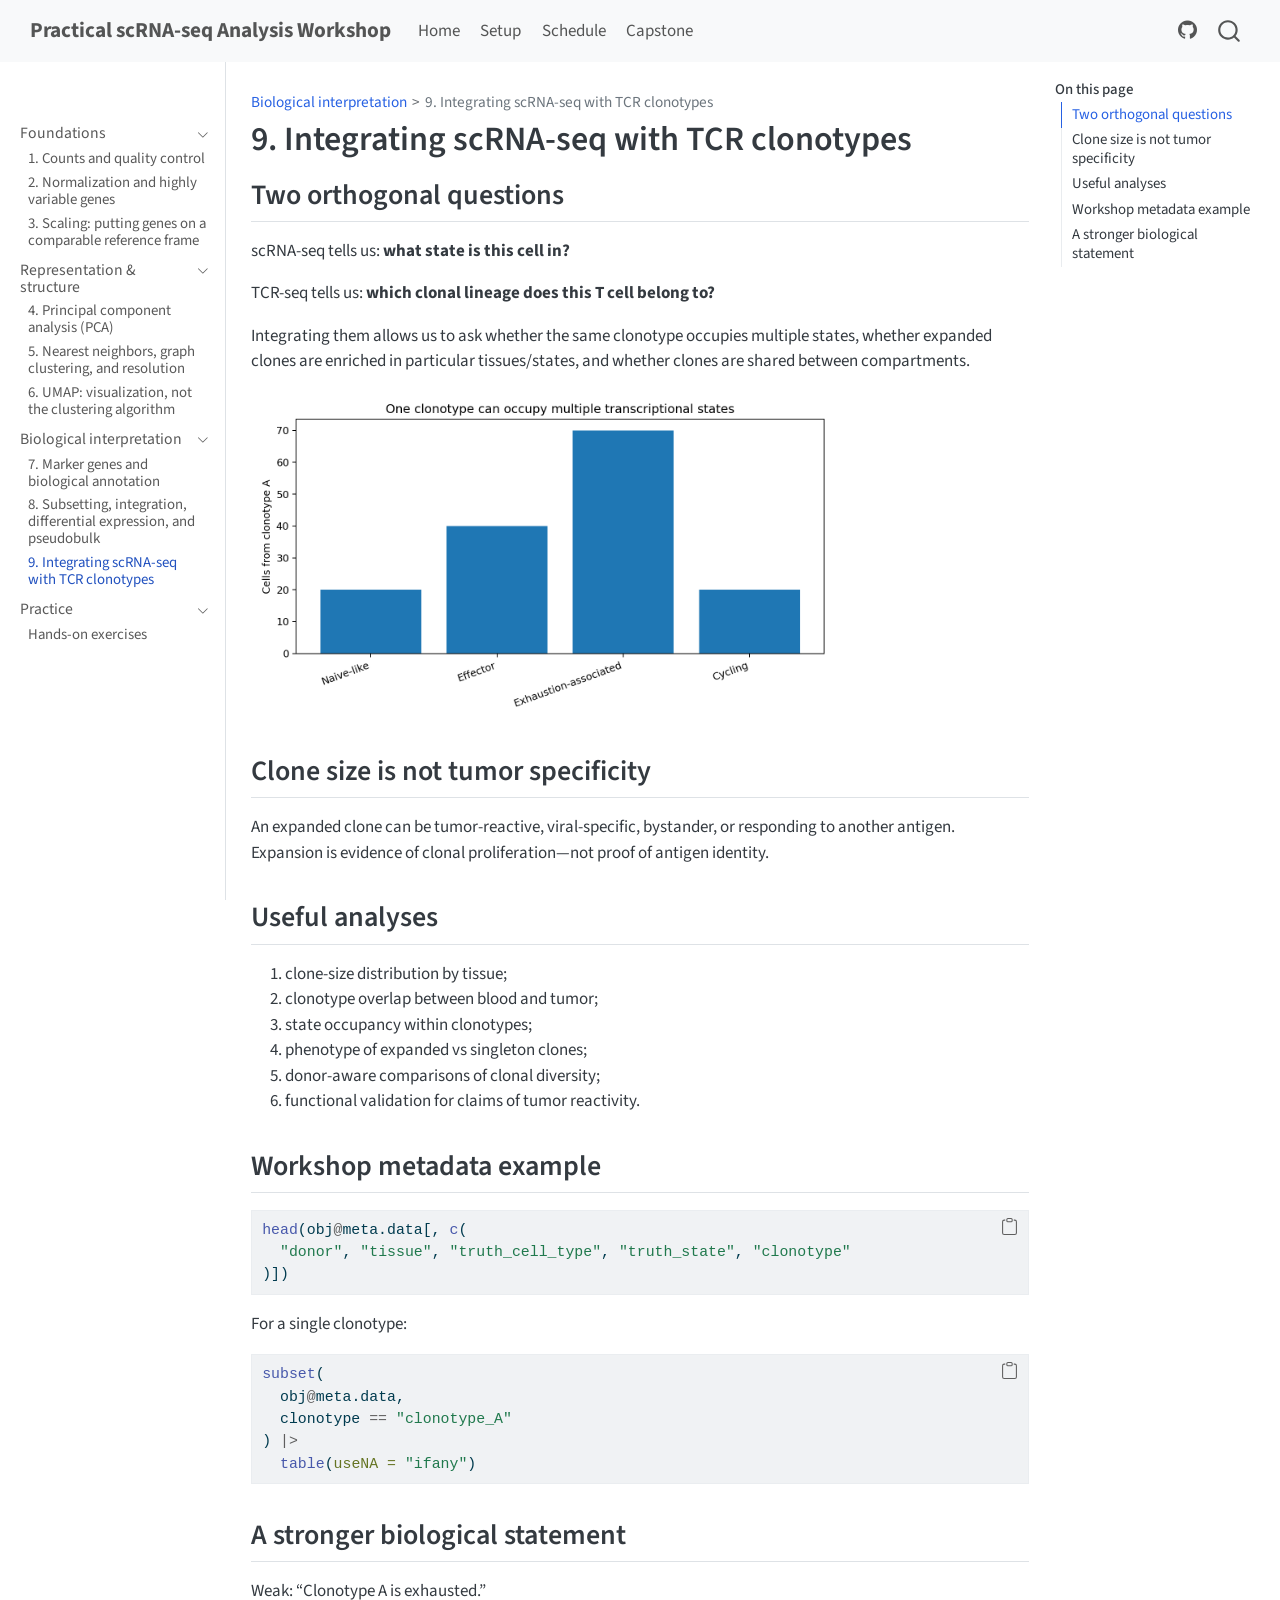
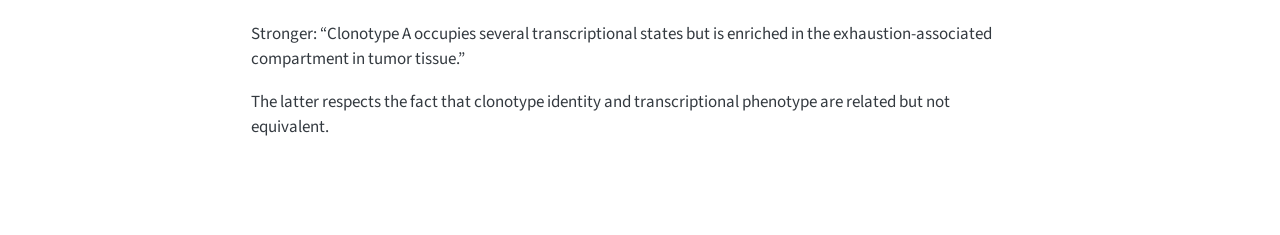
<file: lessons/09-tcr-integration.html>
<!DOCTYPE html>
<html xmlns="http://www.w3.org/1999/xhtml" lang="en" xml:lang="en"><head>

<meta charset="utf-8">
<meta name="generator" content="quarto-1.10.18">

<meta name="viewport" content="width=device-width, initial-scale=1.0, user-scalable=yes">


<title>9. Integrating scRNA-seq with TCR clonotypes – Practical scRNA-seq Analysis Workshop</title>
<style>
/* Default styles provided by pandoc.
** See https://pandoc.org/MANUAL.html#variables-for-html for config info.
*/
span.smallcaps{font-variant: small-caps;}
div.columns{display: flex; gap: 1.5em;}
div.column{flex: auto;}
@media screen {
div.columns{gap: min(4vw, 1.5em);}
div.column{overflow-x: auto;}
}
div.hanging-indent{margin-left: 1.5em; text-indent: -1.5em;}
ul.task-list{list-style: none;}
ul.task-list li input[type="checkbox"] {
  width: 0.8em;
  margin: 0 0.8em 0.2em -1em; /* quarto-specific, see https://github.com/quarto-dev/quarto-cli/issues/4556 */ 
  vertical-align: middle;
}
/* CSS for syntax highlighting */
html { -webkit-text-size-adjust: 100%; }
pre > code.sourceCode { white-space: pre; position: relative; }
pre > code.sourceCode > span { display: inline-block; line-height: 1.25; }
pre > code.sourceCode > span:empty { height: 1.2em; }
.sourceCode { overflow: visible; }
code.sourceCode > span { color: inherit; text-decoration: inherit; }
div.sourceCode { margin: 1em 0; }
pre.sourceCode { margin: 0; }
@media screen {
div.sourceCode { overflow: auto; }
}
@media print {
pre > code.sourceCode { white-space: pre-wrap; }
pre > code.sourceCode > span { text-indent: -5em; padding-left: 5em; }
}
pre.numberSource code
  { counter-reset: source-line 0; }
pre.numberSource code > span
  { position: relative; left: -4em; counter-increment: source-line; }
pre.numberSource code > span > a:first-child::before
  { content: counter(source-line);
    position: relative; left: -1em; text-align: right; vertical-align: baseline;
    border: none; display: inline-block;
    -webkit-touch-callout: none; -webkit-user-select: none;
    -khtml-user-select: none; -moz-user-select: none;
    -ms-user-select: none; user-select: none;
    padding: 0 4px; width: 4em;
  }
pre.numberSource { margin-left: 3em;  padding-left: 4px; }
div.sourceCode
  {   }
@media screen {
pre > code.sourceCode > span > a:first-child::before { text-decoration: underline; }
}
</style>


<script src="../site_libs/quarto-nav/quarto-nav.js"></script>
<script src="../site_libs/quarto-nav/headroom.min.js"></script>
<script src="../site_libs/clipboard/clipboard.min.js"></script>
<script src="../site_libs/quarto-search/autocomplete.umd.js"></script>
<script src="../site_libs/quarto-search/fuse.min.js"></script>
<script src="../site_libs/quarto-search/quarto-search.js"></script>
<meta name="quarto:offset" content="../">
<script src="../site_libs/quarto-html/quarto.js" type="module"></script>
<script src="../site_libs/quarto-html/tabsets/tabsets.js" type="module"></script>
<script src="../site_libs/quarto-html/popper.min.js"></script>
<script src="../site_libs/quarto-html/tippy.umd.min.js"></script>
<script src="../site_libs/quarto-html/anchor.min.js"></script>
<link href="../site_libs/quarto-html/tippy.css" rel="stylesheet">
<link href="../site_libs/quarto-html/quarto-syntax-highlighting-64a204ab8560d761af7679ceaba22944.css" rel="stylesheet" id="quarto-text-highlighting-styles">
<script src="../site_libs/bootstrap/bootstrap.min.js"></script>
<link href="../site_libs/bootstrap/bootstrap-icons.css" rel="stylesheet">
<link href="../site_libs/bootstrap/bootstrap-ee55caa158e530c0c52bbb44840fb07f.min.css" rel="stylesheet" append-hash="true" id="quarto-bootstrap" data-mode="light">
<script id="quarto-search-options" type="application/json">{
  "location": "navbar",
  "copy-button": false,
  "collapse-after": 3,
  "panel-placement": "end",
  "type": "overlay",
  "limit": 50,
  "keyboard-shortcut": [
    "f",
    "/",
    "s"
  ],
  "show-item-context": false,
  "language": {
    "search-no-results-text": "No results",
    "search-matching-documents-text": "matching documents",
    "search-copy-link-title": "Copy link to search",
    "search-hide-matches-text": "Hide additional matches",
    "search-more-match-text": "more match in this document",
    "search-more-matches-text": "more matches in this document",
    "search-clear-button-title": "Clear",
    "search-text-placeholder": "",
    "search-detached-cancel-button-title": "Cancel",
    "search-submit-button-title": "Submit",
    "search-label": "Search"
  }
}</script>


<link rel="stylesheet" href="../styles.css">
</head>

<body class="nav-sidebar docked nav-fixed quarto-light">

<div id="quarto-search-results"></div>
  <header id="quarto-header" class="headroom fixed-top">
    <nav class="navbar navbar-expand-lg " data-bs-theme="dark">
      <div class="navbar-container container-fluid">
      <div class="navbar-brand-container mx-auto">
    <a class="navbar-brand" href="../index.html">
    <span class="navbar-title">Practical scRNA-seq Analysis Workshop</span>
    </a>
  </div>
            <div id="quarto-search" class="" title="Search"></div>
          <button class="navbar-toggler" type="button" data-bs-toggle="collapse" data-bs-target="#navbarCollapse" aria-controls="navbarCollapse" role="menu" aria-expanded="false" aria-label="Toggle navigation" onclick="if (window.quartoToggleHeadroom) { window.quartoToggleHeadroom(); }">
  <span class="navbar-toggler-icon"></span>
</button>
          <div class="collapse navbar-collapse" id="navbarCollapse">
            <ul class="navbar-nav navbar-nav-scroll me-auto">
  <li class="nav-item">
    <a class="nav-link" href="../index.html"> 
<span class="menu-text">Home</span></a>
  </li>  
  <li class="nav-item">
    <a class="nav-link" href="../setup.html"> 
<span class="menu-text">Setup</span></a>
  </li>  
  <li class="nav-item">
    <a class="nav-link" href="../schedule.html"> 
<span class="menu-text">Schedule</span></a>
  </li>  
  <li class="nav-item">
    <a class="nav-link" href="../capstone.html"> 
<span class="menu-text">Capstone</span></a>
  </li>  
</ul>
            <ul class="navbar-nav navbar-nav-scroll ms-auto">
  <li class="nav-item compact">
    <a class="nav-link" href="https://github.com/aezamora14/scrna-seq-workshop"> <i class="bi bi-github" role="img">
</i> 
<span class="menu-text"></span></a>
  </li>  
</ul>
          </div> <!-- /navcollapse -->
            <div class="quarto-navbar-tools">
</div>
      </div> <!-- /container-fluid -->
    </nav>
  <nav class="quarto-secondary-nav">
    <div class="container-fluid d-flex">
      <button type="button" class="quarto-btn-toggle btn" data-bs-toggle="collapse" role="button" data-bs-target=".quarto-sidebar-collapse-item" aria-controls="quarto-sidebar" aria-expanded="false" aria-label="Toggle sidebar navigation" onclick="if (window.quartoToggleHeadroom) { window.quartoToggleHeadroom(); }">
        <i class="bi bi-layout-text-sidebar-reverse"></i>
      </button>
        <nav class="quarto-page-breadcrumbs" aria-label="breadcrumb"><ol class="breadcrumb"><li class="breadcrumb-item"><a href="../lessons/07-markers-annotation.html">Biological interpretation</a></li><li class="breadcrumb-item"><a href="../lessons/09-tcr-integration.html">9. Integrating scRNA-seq with TCR clonotypes</a></li></ol></nav>
        <a class="flex-grow-1" role="navigation" data-bs-toggle="collapse" data-bs-target=".quarto-sidebar-collapse-item" aria-controls="quarto-sidebar" aria-expanded="false" aria-label="Toggle sidebar navigation" onclick="if (window.quartoToggleHeadroom) { window.quartoToggleHeadroom(); }">      
        </a>
      <button type="button" class="btn quarto-search-button" aria-label="Search" onclick="window.quartoOpenSearch();">
        <i class="bi bi-search"></i>
      </button>
    </div>
  </nav>
</header>
<!-- content -->
<div id="quarto-content" class="quarto-container page-columns page-rows-contents page-layout-article page-navbar">
<!-- sidebar -->
  <nav id="quarto-sidebar" class="sidebar collapse collapse-horizontal quarto-sidebar-collapse-item sidebar-navigation docked overflow-auto">
        <div class="mt-2 flex-shrink-0 align-items-center">
        <div class="sidebar-search">
        <div id="quarto-search" class="" title="Search"></div>
        </div>
        </div>
    <div class="sidebar-menu-container"> 
    <ul class="list-unstyled mt-1">
        <li class="sidebar-item sidebar-item-section">
      <div class="sidebar-item-container"> 
            <a class="sidebar-item-text sidebar-link text-start" data-bs-toggle="collapse" data-bs-target="#quarto-sidebar-section-1" role="navigation" aria-expanded="true">
 <span class="menu-text">Foundations</span></a>
          <a class="sidebar-item-toggle text-start" data-bs-toggle="collapse" data-bs-target="#quarto-sidebar-section-1" role="navigation" aria-expanded="true" aria-label="Toggle section">
            <i class="bi bi-chevron-right ms-2"></i>
          </a> 
      </div>
      <ul id="quarto-sidebar-section-1" class="collapse list-unstyled sidebar-section depth1 show">  
          <li class="sidebar-item">
  <div class="sidebar-item-container"> 
  <a href="../lessons/01-counts-qc.html" class="sidebar-item-text sidebar-link">
 <span class="menu-text">1. Counts and quality control</span></a>
  </div>
</li>
          <li class="sidebar-item">
  <div class="sidebar-item-container"> 
  <a href="../lessons/02-normalization-hvg.html" class="sidebar-item-text sidebar-link">
 <span class="menu-text">2. Normalization and highly variable genes</span></a>
  </div>
</li>
          <li class="sidebar-item">
  <div class="sidebar-item-container"> 
  <a href="../lessons/03-scaling.html" class="sidebar-item-text sidebar-link">
 <span class="menu-text">3. Scaling: putting genes on a comparable reference frame</span></a>
  </div>
</li>
      </ul>
  </li>
        <li class="sidebar-item sidebar-item-section">
      <div class="sidebar-item-container"> 
            <a class="sidebar-item-text sidebar-link text-start" data-bs-toggle="collapse" data-bs-target="#quarto-sidebar-section-2" role="navigation" aria-expanded="true">
 <span class="menu-text">Representation &amp; structure</span></a>
          <a class="sidebar-item-toggle text-start" data-bs-toggle="collapse" data-bs-target="#quarto-sidebar-section-2" role="navigation" aria-expanded="true" aria-label="Toggle section">
            <i class="bi bi-chevron-right ms-2"></i>
          </a> 
      </div>
      <ul id="quarto-sidebar-section-2" class="collapse list-unstyled sidebar-section depth1 show">  
          <li class="sidebar-item">
  <div class="sidebar-item-container"> 
  <a href="../lessons/04-pca.html" class="sidebar-item-text sidebar-link">
 <span class="menu-text">4. Principal component analysis (PCA)</span></a>
  </div>
</li>
          <li class="sidebar-item">
  <div class="sidebar-item-container"> 
  <a href="../lessons/05-neighbors-clustering.html" class="sidebar-item-text sidebar-link">
 <span class="menu-text">5. Nearest neighbors, graph clustering, and resolution</span></a>
  </div>
</li>
          <li class="sidebar-item">
  <div class="sidebar-item-container"> 
  <a href="../lessons/06-umap.html" class="sidebar-item-text sidebar-link">
 <span class="menu-text">6. UMAP: visualization, not the clustering algorithm</span></a>
  </div>
</li>
      </ul>
  </li>
        <li class="sidebar-item sidebar-item-section">
      <div class="sidebar-item-container"> 
            <a class="sidebar-item-text sidebar-link text-start" data-bs-toggle="collapse" data-bs-target="#quarto-sidebar-section-3" role="navigation" aria-expanded="true">
 <span class="menu-text">Biological interpretation</span></a>
          <a class="sidebar-item-toggle text-start" data-bs-toggle="collapse" data-bs-target="#quarto-sidebar-section-3" role="navigation" aria-expanded="true" aria-label="Toggle section">
            <i class="bi bi-chevron-right ms-2"></i>
          </a> 
      </div>
      <ul id="quarto-sidebar-section-3" class="collapse list-unstyled sidebar-section depth1 show">  
          <li class="sidebar-item">
  <div class="sidebar-item-container"> 
  <a href="../lessons/07-markers-annotation.html" class="sidebar-item-text sidebar-link">
 <span class="menu-text">7. Marker genes and biological annotation</span></a>
  </div>
</li>
          <li class="sidebar-item">
  <div class="sidebar-item-container"> 
  <a href="../lessons/08-subsetting-integration-de.html" class="sidebar-item-text sidebar-link">
 <span class="menu-text">8. Subsetting, integration, differential expression, and pseudobulk</span></a>
  </div>
</li>
          <li class="sidebar-item">
  <div class="sidebar-item-container"> 
  <a href="../lessons/09-tcr-integration.html" class="sidebar-item-text sidebar-link active">
 <span class="menu-text">9. Integrating scRNA-seq with TCR clonotypes</span></a>
  </div>
</li>
      </ul>
  </li>
        <li class="sidebar-item sidebar-item-section">
      <div class="sidebar-item-container"> 
            <a class="sidebar-item-text sidebar-link text-start" data-bs-toggle="collapse" data-bs-target="#quarto-sidebar-section-4" role="navigation" aria-expanded="true">
 <span class="menu-text">Practice</span></a>
          <a class="sidebar-item-toggle text-start" data-bs-toggle="collapse" data-bs-target="#quarto-sidebar-section-4" role="navigation" aria-expanded="true" aria-label="Toggle section">
            <i class="bi bi-chevron-right ms-2"></i>
          </a> 
      </div>
      <ul id="quarto-sidebar-section-4" class="collapse list-unstyled sidebar-section depth1 show">  
          <li class="sidebar-item">
  <div class="sidebar-item-container"> 
  <a href="../exercises/index.html" class="sidebar-item-text sidebar-link">
 <span class="menu-text">Hands-on exercises</span></a>
  </div>
</li>
      </ul>
  </li>
    </ul>
    </div>
</nav>
<div id="quarto-sidebar-glass" class="quarto-sidebar-collapse-item" data-bs-toggle="collapse" data-bs-target=".quarto-sidebar-collapse-item"></div>
<!-- margin-sidebar -->
    <div id="quarto-margin-sidebar" class="sidebar margin-sidebar">
        <nav id="TOC" role="doc-toc" class="toc-active">
    <h2 id="toc-title">On this page</h2>
   
  <ul>
  <li><a href="#two-orthogonal-questions" id="toc-two-orthogonal-questions" class="nav-link active" data-scroll-target="#two-orthogonal-questions">Two orthogonal questions</a></li>
  <li><a href="#clone-size-is-not-tumor-specificity" id="toc-clone-size-is-not-tumor-specificity" class="nav-link" data-scroll-target="#clone-size-is-not-tumor-specificity">Clone size is not tumor specificity</a></li>
  <li><a href="#useful-analyses" id="toc-useful-analyses" class="nav-link" data-scroll-target="#useful-analyses">Useful analyses</a></li>
  <li><a href="#workshop-metadata-example" id="toc-workshop-metadata-example" class="nav-link" data-scroll-target="#workshop-metadata-example">Workshop metadata example</a></li>
  <li><a href="#a-stronger-biological-statement" id="toc-a-stronger-biological-statement" class="nav-link" data-scroll-target="#a-stronger-biological-statement">A stronger biological statement</a></li>
  </ul>
</nav>
    </div>
<!-- main -->
<main class="content" id="quarto-document-content">

<header id="title-block-header" class="quarto-title-block default"><nav class="quarto-page-breadcrumbs quarto-title-breadcrumbs d-none d-lg-block" aria-label="breadcrumb"><ol class="breadcrumb"><li class="breadcrumb-item"><a href="../lessons/07-markers-annotation.html">Biological interpretation</a></li><li class="breadcrumb-item"><a href="../lessons/09-tcr-integration.html">9. Integrating scRNA-seq with TCR clonotypes</a></li></ol></nav>
<div class="quarto-title">
<h1 class="title">9. Integrating scRNA-seq with TCR clonotypes</h1>
</div>



<div class="quarto-title-meta">

    
  
    
  </div>
  


</header>


<section id="two-orthogonal-questions" class="level2">
<h2 class="anchored" data-anchor-id="two-orthogonal-questions">Two orthogonal questions</h2>
<p>scRNA-seq tells us: <strong>what state is this cell in?</strong></p>
<p>TCR-seq tells us: <strong>which clonal lineage does this T cell belong to?</strong></p>
<p>Integrating them allows us to ask whether the same clonotype occupies multiple states, whether expanded clones are enriched in particular tissues/states, and whether clones are shared between compartments.</p>
<p><img src="../figures/tcr_state_occupancy.png" class="img-fluid" style="width:75.0%"></p>
</section>
<section id="clone-size-is-not-tumor-specificity" class="level2">
<h2 class="anchored" data-anchor-id="clone-size-is-not-tumor-specificity">Clone size is not tumor specificity</h2>
<p>An expanded clone can be tumor-reactive, viral-specific, bystander, or responding to another antigen. Expansion is evidence of clonal proliferation—not proof of antigen identity.</p>
</section>
<section id="useful-analyses" class="level2">
<h2 class="anchored" data-anchor-id="useful-analyses">Useful analyses</h2>
<ol type="1">
<li>clone-size distribution by tissue;</li>
<li>clonotype overlap between blood and tumor;</li>
<li>state occupancy within clonotypes;</li>
<li>phenotype of expanded vs singleton clones;</li>
<li>donor-aware comparisons of clonal diversity;</li>
<li>functional validation for claims of tumor reactivity.</li>
</ol>
</section>
<section id="workshop-metadata-example" class="level2">
<h2 class="anchored" data-anchor-id="workshop-metadata-example">Workshop metadata example</h2>
<div class="code-copy-outer-scaffold"><div class="sourceCode" id="cb1"><pre class="sourceCode r code-with-copy"><code class="sourceCode r"><span id="cb1-1"><a href="#cb1-1" aria-hidden="true" tabindex="-1"></a><span class="fu">head</span>(obj<span class="sc">@</span>meta.data[, <span class="fu">c</span>(</span>
<span id="cb1-2"><a href="#cb1-2" aria-hidden="true" tabindex="-1"></a>  <span class="st">"donor"</span>, <span class="st">"tissue"</span>, <span class="st">"truth_cell_type"</span>, <span class="st">"truth_state"</span>, <span class="st">"clonotype"</span></span>
<span id="cb1-3"><a href="#cb1-3" aria-hidden="true" tabindex="-1"></a>)])</span></code></pre></div><button title="Copy to Clipboard" class="code-copy-button"><i class="bi"></i></button></div>
<p>For a single clonotype:</p>
<div class="code-copy-outer-scaffold"><div class="sourceCode" id="cb2"><pre class="sourceCode r code-with-copy"><code class="sourceCode r"><span id="cb2-1"><a href="#cb2-1" aria-hidden="true" tabindex="-1"></a><span class="fu">subset</span>(</span>
<span id="cb2-2"><a href="#cb2-2" aria-hidden="true" tabindex="-1"></a>  obj<span class="sc">@</span>meta.data,</span>
<span id="cb2-3"><a href="#cb2-3" aria-hidden="true" tabindex="-1"></a>  clonotype <span class="sc">==</span> <span class="st">"clonotype_A"</span></span>
<span id="cb2-4"><a href="#cb2-4" aria-hidden="true" tabindex="-1"></a>) <span class="sc">|&gt;</span></span>
<span id="cb2-5"><a href="#cb2-5" aria-hidden="true" tabindex="-1"></a>  <span class="fu">table</span>(<span class="at">useNA =</span> <span class="st">"ifany"</span>)</span></code></pre></div><button title="Copy to Clipboard" class="code-copy-button"><i class="bi"></i></button></div>
</section>
<section id="a-stronger-biological-statement" class="level2">
<h2 class="anchored" data-anchor-id="a-stronger-biological-statement">A stronger biological statement</h2>
<p>Weak: “Clonotype A is exhausted.”</p>
<p>Stronger: “Clonotype A occupies several transcriptional states but is enriched in the exhaustion-associated compartment in tumor tissue.”</p>
<p>The latter respects the fact that clonotype identity and transcriptional phenotype are related but not equivalent.</p>


</section>

</main> <!-- /main -->
<script id="quarto-html-after-body" type="application/javascript">
  window.document.addEventListener("DOMContentLoaded", function (event) {
    const icon = "";
    const anchorJS = new window.AnchorJS();
    anchorJS.options = {
      placement: 'right',
      icon: icon
    };
    anchorJS.add('.anchored');
    const isCodeAnnotation = (el) => {
      for (const clz of el.classList) {
        if (clz.startsWith('code-annotation-')) {                     
          return true;
        }
      }
      return false;
    }
    const onCopySuccess = function(e) {
      // button target
      const button = e.trigger;
      // don't keep focus
      button.blur();
      // flash "checked"
      button.classList.add('code-copy-button-checked');
      var currentTitle = button.getAttribute("title");
      button.setAttribute("title", "Copied!");
      let tooltip;
      if (window.bootstrap) {
        button.setAttribute("data-bs-toggle", "tooltip");
        button.setAttribute("data-bs-placement", "left");
        button.setAttribute("data-bs-title", "Copied!");
        tooltip = new bootstrap.Tooltip(button, 
          { trigger: "manual", 
            customClass: "code-copy-button-tooltip",
            offset: [0, -8]});
        tooltip.show();    
      }
      setTimeout(function() {
        if (tooltip) {
          tooltip.hide();
          button.removeAttribute("data-bs-title");
          button.removeAttribute("data-bs-toggle");
          button.removeAttribute("data-bs-placement");
        }
        button.setAttribute("title", currentTitle);
        button.classList.remove('code-copy-button-checked');
      }, 1000);
      // clear code selection
      e.clearSelection();
    }
    const getTextToCopy = function(trigger) {
      const outerScaffold = trigger.parentElement.cloneNode(true);
      const codeEl = outerScaffold.querySelector('code');
      for (const childEl of codeEl.children) {
        if (isCodeAnnotation(childEl)) {
          childEl.remove();
        }
      }
      return codeEl.innerText;
    }
    const clipboard = new window.ClipboardJS('.code-copy-button:not([data-in-quarto-modal])', {
      text: getTextToCopy
    });
    clipboard.on('success', onCopySuccess);
    if (window.document.getElementById('quarto-embedded-source-code-modal')) {
      const clipboardModal = new window.ClipboardJS('.code-copy-button[data-in-quarto-modal]', {
        text: getTextToCopy,
        container: window.document.getElementById('quarto-embedded-source-code-modal')
      });
      clipboardModal.on('success', onCopySuccess);
    }
      var localhostRegex = new RegExp(/^(?:http|https):\/\/localhost\:?[0-9]*\//);
      var mailtoRegex = new RegExp(/^mailto:/);
        var filterRegex = new RegExp("https:\/\/aezamora14\.github\.io\/scrna-seq-workshop\/");
      var isInternal = (href) => {
          return filterRegex.test(href) || localhostRegex.test(href) || mailtoRegex.test(href);
      }
      // Inspect non-navigation links and adorn them if external
     var links = window.document.querySelectorAll('a[href]:not(.nav-link):not(.navbar-brand):not(.toc-action):not(.sidebar-link):not(.sidebar-item-toggle):not(.pagination-link):not(.no-external):not([aria-hidden]):not(.dropdown-item):not(.quarto-navigation-tool):not(.about-link)');
      for (var i=0; i<links.length; i++) {
        const link = links[i];
        if (!isInternal(link.href)) {
          // undo the damage that might have been done by quarto-nav.js in the case of
          // links that we want to consider external
          if (link.dataset.originalHref !== undefined) {
            link.href = link.dataset.originalHref;
          }
        }
      }
    function tippyHover(el, contentFn, onTriggerFn, onUntriggerFn) {
      const config = {
        allowHTML: true,
        maxWidth: 500,
        delay: 100,
        arrow: false,
        appendTo: function(el) {
            return el.parentElement;
        },
        interactive: true,
        interactiveBorder: 10,
        theme: 'quarto',
        placement: 'bottom-start',
      };
      if (contentFn) {
        config.content = contentFn;
      }
      if (onTriggerFn) {
        config.onTrigger = onTriggerFn;
      }
      if (onUntriggerFn) {
        config.onUntrigger = onUntriggerFn;
      }
      window.tippy(el, config); 
    }
    const noterefs = window.document.querySelectorAll('a[role="doc-noteref"]');
    for (var i=0; i<noterefs.length; i++) {
      const ref = noterefs[i];
      tippyHover(ref, function() {
        // use id or data attribute instead here
        let href = ref.getAttribute('data-footnote-href') || ref.getAttribute('href');
        try { href = new URL(href).hash; } catch {}
        const id = href.replace(/^#\/?/, "");
        const note = window.document.getElementById(id);
        if (note) {
          return note.innerHTML;
        } else {
          return "";
        }
      });
    }
    const xrefs = window.document.querySelectorAll('a.quarto-xref');
    const processXRef = (id, note) => {
      // Strip column container classes
      const stripColumnClz = (el) => {
        el.classList.remove("page-full", "page-columns");
        if (el.children) {
          for (const child of el.children) {
            stripColumnClz(child);
          }
        }
      }
      stripColumnClz(note)
      if (id === null || id.startsWith('sec-')) {
        // Special case sections, only their first couple elements
        const container = document.createElement("div");
        if (note.children && note.children.length > 2) {
          container.appendChild(note.children[0].cloneNode(true));
          for (let i = 1; i < note.children.length; i++) {
            const child = note.children[i];
            if (child.tagName === "P" && child.innerText === "") {
              continue;
            } else {
              container.appendChild(child.cloneNode(true));
              break;
            }
          }
          if (window.Quarto?.typesetMath) {
            window.Quarto.typesetMath(container);
          }
          return container.innerHTML
        } else {
          if (window.Quarto?.typesetMath) {
            window.Quarto.typesetMath(note);
          }
          return note.innerHTML;
        }
      } else {
        // Remove any anchor links if they are present
        const anchorLink = note.querySelector('a.anchorjs-link');
        if (anchorLink) {
          anchorLink.remove();
        }
        if (window.Quarto?.typesetMath) {
          window.Quarto.typesetMath(note);
        }
        if (note.classList.contains("callout")) {
          return note.outerHTML;
        } else {
          return note.innerHTML;
        }
      }
    }
    for (var i=0; i<xrefs.length; i++) {
      const xref = xrefs[i];
      tippyHover(xref, undefined, function(instance) {
        instance.disable();
        let url = xref.getAttribute('href');
        let hash = undefined; 
        if (url.startsWith('#')) {
          hash = url;
        } else {
          try { hash = new URL(url).hash; } catch {}
        }
        if (hash) {
          const id = hash.replace(/^#\/?/, "");
          const note = window.document.getElementById(id);
          if (note !== null) {
            try {
              const html = processXRef(id, note.cloneNode(true));
              instance.setContent(html);
            } finally {
              instance.enable();
              instance.show();
            }
          } else {
            // See if we can fetch this
            fetch(url.split('#')[0])
            .then(res => res.text())
            .then(html => {
              const parser = new DOMParser();
              const htmlDoc = parser.parseFromString(html, "text/html");
              const note = htmlDoc.getElementById(id);
              if (note !== null) {
                const html = processXRef(id, note);
                instance.setContent(html);
              } 
            }).finally(() => {
              instance.enable();
              instance.show();
            });
          }
        } else {
          // See if we can fetch a full url (with no hash to target)
          // This is a special case and we should probably do some content thinning / targeting
          fetch(url)
          .then(res => res.text())
          .then(html => {
            const parser = new DOMParser();
            const htmlDoc = parser.parseFromString(html, "text/html");
            const note = htmlDoc.querySelector('main.content');
            if (note !== null) {
              // This should only happen for chapter cross references
              // (since there is no id in the URL)
              // remove the first header
              if (note.children.length > 0 && note.children[0].tagName === "HEADER") {
                note.children[0].remove();
              }
              const html = processXRef(null, note);
              instance.setContent(html);
            } 
          }).finally(() => {
            instance.enable();
            instance.show();
          });
        }
      }, function(instance) {
      });
    }
        let selectedAnnoteEl;
        const selectorForAnnotation = ( cell, annotation) => {
          let cellAttr = 'data-code-cell="' + cell + '"';
          let lineAttr = 'data-code-annotation="' +  annotation + '"';
          const selector = 'span[' + cellAttr + '][' + lineAttr + ']';
          return selector;
        }
        const selectCodeLines = (annoteEl) => {
          const doc = window.document;
          const targetCell = annoteEl.getAttribute("data-target-cell");
          const targetAnnotation = annoteEl.getAttribute("data-target-annotation");
          const annoteSpan = window.document.querySelector(selectorForAnnotation(targetCell, targetAnnotation));
          const lines = annoteSpan.getAttribute("data-code-lines").split(",");
          const lineIds = lines.map((line) => {
            return targetCell + "-" + line;
          })
          let top = null;
          let height = null;
          let parent = null;
          if (lineIds.length > 0) {
              //compute the position of the single el (top and bottom and make a div)
              const el = window.document.getElementById(lineIds[0]);
              top = el.offsetTop;
              height = el.offsetHeight;
              parent = el.parentElement.parentElement;
            if (lineIds.length > 1) {
              const lastEl = window.document.getElementById(lineIds[lineIds.length - 1]);
              const bottom = lastEl.offsetTop + lastEl.offsetHeight;
              height = bottom - top;
            }
            if (top !== null && height !== null && parent !== null) {
              // cook up a div (if necessary) and position it 
              let div = window.document.getElementById("code-annotation-line-highlight");
              if (div === null) {
                div = window.document.createElement("div");
                div.setAttribute("id", "code-annotation-line-highlight");
                div.style.position = 'absolute';
                parent.appendChild(div);
              }
              div.style.top = top - 2 + "px";
              div.style.height = height + 4 + "px";
              div.style.left = 0;
              let gutterDiv = window.document.getElementById("code-annotation-line-highlight-gutter");
              if (gutterDiv === null) {
                gutterDiv = window.document.createElement("div");
                gutterDiv.setAttribute("id", "code-annotation-line-highlight-gutter");
                gutterDiv.style.position = 'absolute';
                const codeCell = window.document.getElementById(targetCell);
                const gutter = codeCell.querySelector('.code-annotation-gutter');
                gutter.appendChild(gutterDiv);
              }
              gutterDiv.style.top = top - 2 + "px";
              gutterDiv.style.height = height + 4 + "px";
            }
            selectedAnnoteEl = annoteEl;
          }
        };
        const unselectCodeLines = () => {
          const elementsIds = ["code-annotation-line-highlight", "code-annotation-line-highlight-gutter"];
          elementsIds.forEach((elId) => {
            const div = window.document.getElementById(elId);
            if (div) {
              div.remove();
            }
          });
          selectedAnnoteEl = undefined;
        };
          // Handle positioning of the toggle
      window.addEventListener(
        "resize",
        throttle(() => {
          elRect = undefined;
          if (selectedAnnoteEl) {
            selectCodeLines(selectedAnnoteEl);
          }
        }, 10)
      );
      function throttle(fn, ms) {
      let throttle = false;
      let timer;
        return (...args) => {
          if(!throttle) { // first call gets through
              fn.apply(this, args);
              throttle = true;
          } else { // all the others get throttled
              if(timer) clearTimeout(timer); // cancel #2
              timer = setTimeout(() => {
                fn.apply(this, args);
                timer = throttle = false;
              }, ms);
          }
        };
      }
        // Attach click handler to the DT
        const annoteDls = window.document.querySelectorAll('dt[data-target-cell]');
        for (const annoteDlNode of annoteDls) {
          annoteDlNode.addEventListener('click', (event) => {
            const clickedEl = event.target;
            if (clickedEl !== selectedAnnoteEl) {
              unselectCodeLines();
              const activeEl = window.document.querySelector('dt[data-target-cell].code-annotation-active');
              if (activeEl) {
                activeEl.classList.remove('code-annotation-active');
              }
              selectCodeLines(clickedEl);
              clickedEl.classList.add('code-annotation-active');
            } else {
              // Unselect the line
              unselectCodeLines();
              clickedEl.classList.remove('code-annotation-active');
            }
          });
        }
    const findCites = (el) => {
      const parentEl = el.parentElement;
      if (parentEl) {
        const cites = parentEl.dataset.cites;
        if (cites) {
          return {
            el,
            cites: cites.split(' ')
          };
        } else {
          return findCites(el.parentElement)
        }
      } else {
        return undefined;
      }
    };
    var bibliorefs = window.document.querySelectorAll('a[role="doc-biblioref"]');
    for (var i=0; i<bibliorefs.length; i++) {
      const ref = bibliorefs[i];
      const citeInfo = findCites(ref);
      if (citeInfo) {
        tippyHover(citeInfo.el, function() {
          var popup = window.document.createElement('div');
          citeInfo.cites.forEach(function(cite) {
            var citeDiv = window.document.createElement('div');
            citeDiv.classList.add('hanging-indent');
            citeDiv.classList.add('csl-entry');
            var biblioDiv = window.document.getElementById('ref-' + cite);
            if (biblioDiv) {
              citeDiv.innerHTML = biblioDiv.innerHTML;
            }
            popup.appendChild(citeDiv);
          });
          return popup.innerHTML;
        });
      }
    }
  });
  </script>
</div> <!-- /content -->




</body></html>
</file>
<file: site_libs/quarto-html/tippy.css>
.tippy-box[data-animation=fade][data-state=hidden]{opacity:0}[data-tippy-root]{max-width:calc(100vw - 10px)}.tippy-box{position:relative;background-color:#333;color:#fff;border-radius:4px;font-size:14px;line-height:1.4;white-space:normal;outline:0;transition-property:transform,visibility,opacity}.tippy-box[data-placement^=top]>.tippy-arrow{bottom:0}.tippy-box[data-placement^=top]>.tippy-arrow:before{bottom:-7px;left:0;border-width:8px 8px 0;border-top-color:initial;transform-origin:center top}.tippy-box[data-placement^=bottom]>.tippy-arrow{top:0}.tippy-box[data-placement^=bottom]>.tippy-arrow:before{top:-7px;left:0;border-width:0 8px 8px;border-bottom-color:initial;transform-origin:center bottom}.tippy-box[data-placement^=left]>.tippy-arrow{right:0}.tippy-box[data-placement^=left]>.tippy-arrow:before{border-width:8px 0 8px 8px;border-left-color:initial;right:-7px;transform-origin:center left}.tippy-box[data-placement^=right]>.tippy-arrow{left:0}.tippy-box[data-placement^=right]>.tippy-arrow:before{left:-7px;border-width:8px 8px 8px 0;border-right-color:initial;transform-origin:center right}.tippy-box[data-inertia][data-state=visible]{transition-timing-function:cubic-bezier(.54,1.5,.38,1.11)}.tippy-arrow{width:16px;height:16px;color:#333}.tippy-arrow:before{content:"";position:absolute;border-color:transparent;border-style:solid}.tippy-content{position:relative;padding:5px 9px;z-index:1}
</file>
<file: site_libs/quarto-html/quarto-syntax-highlighting-64a204ab8560d761af7679ceaba22944.css>
/* quarto syntax highlight colors */
:root {
  --quarto-hl-ot-color: #003B4F;
  --quarto-hl-at-color: #657422;
  --quarto-hl-ss-color: #20794D;
  --quarto-hl-an-color: #5E5E5E;
  --quarto-hl-fu-color: #4758AB;
  --quarto-hl-st-color: #20794D;
  --quarto-hl-cf-color: #003B4F;
  --quarto-hl-op-color: #5E5E5E;
  --quarto-hl-er-color: #AD0000;
  --quarto-hl-bn-color: #AD0000;
  --quarto-hl-al-color: #AD0000;
  --quarto-hl-va-color: #111111;
  --quarto-hl-bu-color: inherit;
  --quarto-hl-ex-color: inherit;
  --quarto-hl-pp-color: #AD0000;
  --quarto-hl-in-color: #5E5E5E;
  --quarto-hl-vs-color: #20794D;
  --quarto-hl-wa-color: #5E5E5E;
  --quarto-hl-do-color: #5E5E5E;
  --quarto-hl-im-color: #00769E;
  --quarto-hl-ch-color: #20794D;
  --quarto-hl-dt-color: #AD0000;
  --quarto-hl-fl-color: #AD0000;
  --quarto-hl-co-color: #5E5E5E;
  --quarto-hl-cv-color: #5E5E5E;
  --quarto-hl-cn-color: #8f5902;
  --quarto-hl-sc-color: #5E5E5E;
  --quarto-hl-dv-color: #AD0000;
  --quarto-hl-kw-color: #003B4F;
}

/* other quarto variables */
:root {
  --quarto-font-monospace: SFMono-Regular, Menlo, Monaco, Consolas, "Liberation Mono", "Courier New", monospace;
}

/* syntax highlight based on Pandoc's rules */
pre > code.sourceCode > span {
  color: #003B4F;
}

code.sourceCode > span {
  color: #003B4F;
}

div.sourceCode,
div.sourceCode pre.sourceCode {
  color: #003B4F;
}

/* Normal */
code span {
  color: #003B4F;
}

/* Alert */
code span.al {
  color: #AD0000;
  font-style: inherit;
}

/* Annotation */
code span.an {
  color: #5E5E5E;
  font-style: inherit;
}

/* Attribute */
code span.at {
  color: #657422;
  font-style: inherit;
}

/* BaseN */
code span.bn {
  color: #AD0000;
  font-style: inherit;
}

/* BuiltIn */
code span.bu {
  font-style: inherit;
}

/* ControlFlow */
code span.cf {
  color: #003B4F;
  font-weight: bold;
  font-style: inherit;
}

/* Char */
code span.ch {
  color: #20794D;
  font-style: inherit;
}

/* Constant */
code span.cn {
  color: #8f5902;
  font-style: inherit;
}

/* Comment */
code span.co {
  color: #5E5E5E;
  font-style: inherit;
}

/* CommentVar */
code span.cv {
  color: #5E5E5E;
  font-style: italic;
}

/* Documentation */
code span.do {
  color: #5E5E5E;
  font-style: italic;
}

/* DataType */
code span.dt {
  color: #AD0000;
  font-style: inherit;
}

/* DecVal */
code span.dv {
  color: #AD0000;
  font-style: inherit;
}

/* Error */
code span.er {
  color: #AD0000;
  font-style: inherit;
}

/* Extension */
code span.ex {
  font-style: inherit;
}

/* Float */
code span.fl {
  color: #AD0000;
  font-style: inherit;
}

/* Function */
code span.fu {
  color: #4758AB;
  font-style: inherit;
}

/* Import */
code span.im {
  color: #00769E;
  font-style: inherit;
}

/* Information */
code span.in {
  color: #5E5E5E;
  font-style: inherit;
}

/* Keyword */
code span.kw {
  color: #003B4F;
  font-weight: bold;
  font-style: inherit;
}

/* Operator */
code span.op {
  color: #5E5E5E;
  font-style: inherit;
}

/* Other */
code span.ot {
  color: #003B4F;
  font-style: inherit;
}

/* Preprocessor */
code span.pp {
  color: #AD0000;
  font-style: inherit;
}

/* SpecialChar */
code span.sc {
  color: #5E5E5E;
  font-style: inherit;
}

/* SpecialString */
code span.ss {
  color: #20794D;
  font-style: inherit;
}

/* String */
code span.st {
  color: #20794D;
  font-style: inherit;
}

/* Variable */
code span.va {
  color: #111111;
  font-style: inherit;
}

/* VerbatimString */
code span.vs {
  color: #20794D;
  font-style: inherit;
}

/* Warning */
code span.wa {
  color: #5E5E5E;
  font-style: italic;
}

.prevent-inlining {
  content: "</";
}

/*# sourceMappingURL=9d8d5bb603a83b8298b89080a598c93b.css.map */
</file>
<file: styles.css>
.callout { border-radius: 0.4rem; }
.navbar-brand { font-weight: 700; }
code { font-size: 0.92em; }
.cell-output { border-left: 3px solid #ddd; padding-left: 1rem; }
</file>
